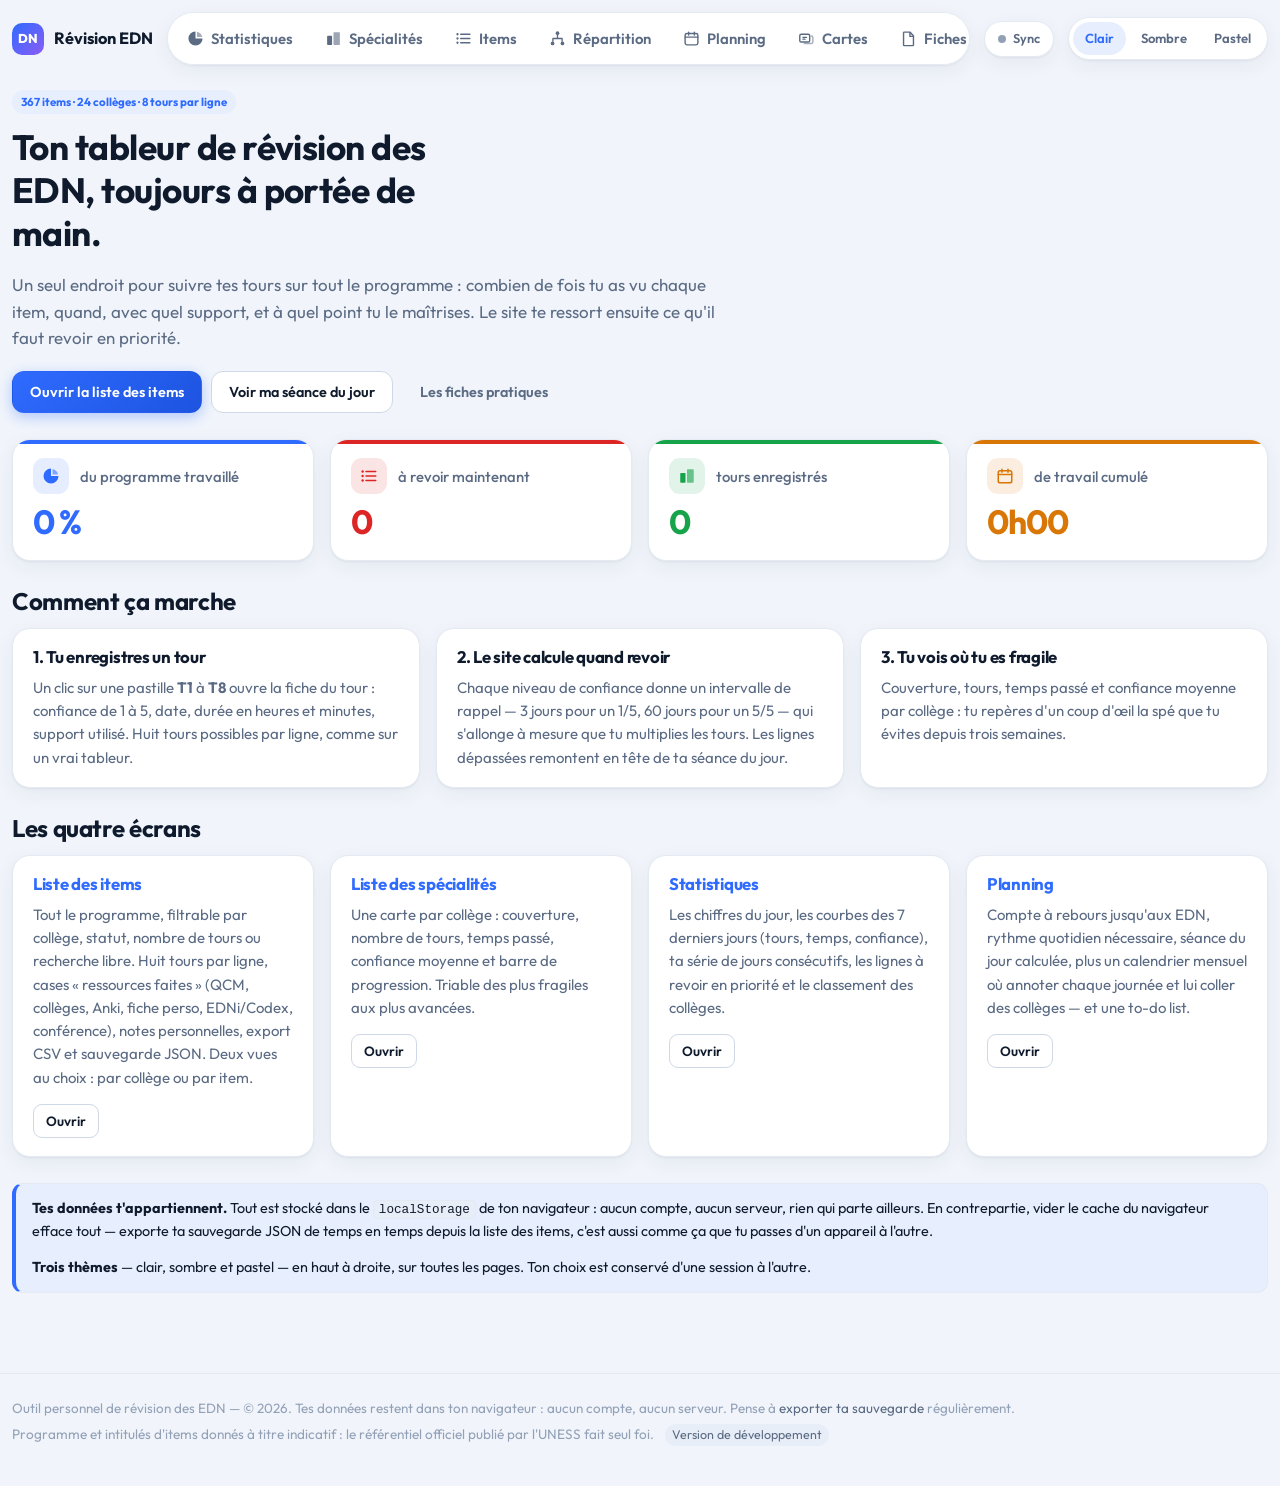
<file: index.html>
<!doctype html>
<html lang="fr" data-theme="clair">
<head>
<meta charset="utf-8">
<meta name="viewport" content="width=device-width, initial-scale=1, viewport-fit=cover">
<title>Révision EDN — tableur des items, planning et statistiques</title>
<meta name="description" content="Suivi de révision des EDN : tableur des items du programme (8 tours, confiance, ressources), planning, statistiques par collège et fiches pratiques.">
<meta name="theme-color" content="#f1f5fb">
<meta name="color-scheme" content="light dark">
<meta name="mobile-web-app-capable" content="yes">
<meta name="apple-mobile-web-app-capable" content="yes">
<meta name="apple-mobile-web-app-status-bar-style" content="default">
<meta name="apple-mobile-web-app-title" content="EDN">
<link rel="manifest" href="manifest.webmanifest">
<link rel="apple-touch-icon" href="assets/apple-touch-icon.png">
<link rel="icon" href="data:image/svg+xml,%3Csvg xmlns='http://www.w3.org/2000/svg' viewBox='0 0 32 32'%3E%3Crect width='32' height='32' rx='9' fill='%232f6bff'/%3E%3Ctext x='16' y='22' font-family='sans-serif' font-size='15' font-weight='bold' fill='white' text-anchor='middle'%3EDN%3C/text%3E%3C/svg%3E">
<link rel="preconnect" href="https://fonts.googleapis.com">
<link rel="preconnect" href="https://fonts.gstatic.com" crossorigin>
<link rel="stylesheet" href="https://fonts.googleapis.com/css2?family=Outfit:wght@400;500;600;700;800&display=swap">
<meta name="edn-build" content="__BUILD__">
<link rel="stylesheet" href="assets/css/style.css?v=__BUILD__">
<script src="assets/js/items.js?v=__BUILD__"></script>
<script src="assets/js/store.js?v=__BUILD__"></script>
<script src="assets/js/sync.js?v=__BUILD__"></script>
<script src="assets/js/ui.js?v=__BUILD__"></script>
</head>
<body>

<header class="topbar">
  <div class="topbar__inner">
    <a class="brand" href="index.html">
      <span class="brand__mark">DN</span>
      <span>Révision EDN</span>
    </a>
    <nav class="tabs" aria-label="Navigation principale">
      <a href="stats.html"><svg viewBox="0 0 24 24" fill="currentColor" aria-hidden="true"><path d="M12 2a10 10 0 1 0 10 10h-10z"/><path d="M14 2.5A10 10 0 0 1 21.5 10H14z" opacity=".55"/></svg><span>Statistiques</span></a>
      <a href="specialites.html"><svg viewBox="0 0 24 24" fill="currentColor" aria-hidden="true"><rect x="3" y="8" width="7" height="13" rx="1"/><rect x="12" y="3" width="9" height="18" rx="1" opacity=".6"/></svg><span>Spécialités</span></a>
      <a href="items.html"><svg viewBox="0 0 24 24" fill="currentColor" aria-hidden="true"><path d="M8 6h13M8 12h13M8 18h13" stroke="currentColor" stroke-width="2" stroke-linecap="round" fill="none"/><circle cx="3.5" cy="6" r="1.6"/><circle cx="3.5" cy="12" r="1.6"/><circle cx="3.5" cy="18" r="1.6"/></svg><span>Items</span></a>
      <a href="repartition.html"><svg viewBox="0 0 24 24" fill="currentColor" aria-hidden="true"><circle cx="12" cy="4.5" r="2.6"/><circle cx="5" cy="19" r="2.6"/><circle cx="19" cy="19" r="2.6"/><path d="M12 7.5v4.5M12 12H5.5v4M12 12h6.5v4" fill="none" stroke="currentColor" stroke-width="1.9" stroke-linecap="round" stroke-linejoin="round"/></svg><span>Répartition</span></a>
      <a href="planning.html"><svg viewBox="0 0 24 24" fill="currentColor" aria-hidden="true"><rect x="3" y="5" width="18" height="16" rx="2.5" fill="none" stroke="currentColor" stroke-width="2"/><path d="M3 10h18M8 3v4M16 3v4" stroke="currentColor" stroke-width="2" stroke-linecap="round"/></svg><span>Planning</span></a>
      <a href="cartes.html"><svg viewBox="0 0 24 24" fill="currentColor" aria-hidden="true"><rect x="2.5" y="6" width="14" height="11" rx="2" fill="none" stroke="currentColor" stroke-width="2"/><path d="M7 10.5h5M7 13h3" stroke="currentColor" stroke-width="1.8" stroke-linecap="round"/><path d="M19 8.5a2 2 0 0 1 2 2v6.5a2 2 0 0 1-2 2H9" fill="none" stroke="currentColor" stroke-width="2" stroke-linecap="round" opacity=".55"/></svg><span>Cartes</span></a>
      <a href="fiches.html"><svg viewBox="0 0 24 24" fill="currentColor" aria-hidden="true"><path d="M6 3h8l5 5v13a1 1 0 0 1-1 1H6a1 1 0 0 1-1-1V4a1 1 0 0 1 1-1z" fill="none" stroke="currentColor" stroke-width="2" stroke-linejoin="round"/><path d="M14 3v6h5" fill="none" stroke="currentColor" stroke-width="2" stroke-linejoin="round"/></svg><span>Fiches</span></a>
    </nav>
      <a class="sync" href="sync.html" id="sync-etat" data-phase="inactif" title="Synchronisation">
        <span class="sync__point"></span><span class="sync__txt">Sync</span>
      </a>
    <div class="themes" role="group" aria-label="Thème">
      <button type="button" data-theme="clair" aria-pressed="true">Clair</button>
      <button type="button" data-theme="sombre" aria-pressed="false">Sombre</button>
      <button type="button" data-theme="pastel" aria-pressed="false">Pastel</button>
    </div>
  </div>
</header>

<main>

<div class="wrap">

  <section>
    <span class="tag tag--blue">367 items · 24 collèges · 8 tours par ligne</span>
    <h1 style="max-width:19ch;margin-top:12px">Ton tableur de révision des EDN, toujours à portée de main.</h1>
    <p class="muted" style="font-size:1.06rem;max-width:64ch">
      Un seul endroit pour suivre tes tours sur tout le programme : combien de fois tu as vu
      chaque item, quand, avec quel support, et à quel point tu le maîtrises. Le site te ressort
      ensuite ce qu'il faut revoir en priorité.
    </p>
    <div class="btn-row" style="margin-top:20px">
      <a class="btn btn--primary" href="items.html">Ouvrir la liste des items</a>
      <a class="btn" href="planning.html">Voir ma séance du jour</a>
      <a class="btn btn--ghost" href="fiches.html">Les fiches pratiques</a>
    </div>
  </section>

  <section>
    <div class="grid grid--4">
      <div class="stat-card" style="--accent-color:var(--blue)">
        <div class="stat-card__head"><span class="stat-card__icon"><svg viewBox="0 0 24 24" fill="currentColor" aria-hidden="true"><path d="M12 2a10 10 0 1 0 10 10h-10z"/><path d="M14 2.5A10 10 0 0 1 21.5 10H14z" opacity=".55"/></svg></span>
          <span class="stat-card__label">du programme travaillé</span></div>
        <div class="stat-card__value" id="h-progression">—</div>
      </div>
      <div class="stat-card" style="--accent-color:var(--red)">
        <div class="stat-card__head"><span class="stat-card__icon"><svg viewBox="0 0 24 24" fill="currentColor" aria-hidden="true"><path d="M8 6h13M8 12h13M8 18h13" stroke="currentColor" stroke-width="2" stroke-linecap="round" fill="none"/><circle cx="3.5" cy="6" r="1.6"/><circle cx="3.5" cy="12" r="1.6"/><circle cx="3.5" cy="18" r="1.6"/></svg></span>
          <span class="stat-card__label">à revoir maintenant</span></div>
        <div class="stat-card__value" id="h-retard">—</div>
      </div>
      <div class="stat-card" style="--accent-color:var(--green)">
        <div class="stat-card__head"><span class="stat-card__icon"><svg viewBox="0 0 24 24" fill="currentColor" aria-hidden="true"><rect x="3" y="8" width="7" height="13" rx="1"/><rect x="12" y="3" width="9" height="18" rx="1" opacity=".6"/></svg></span>
          <span class="stat-card__label">tours enregistrés</span></div>
        <div class="stat-card__value" id="h-tours">—</div>
      </div>
      <div class="stat-card" style="--accent-color:var(--amber)">
        <div class="stat-card__head"><span class="stat-card__icon"><svg viewBox="0 0 24 24" fill="currentColor" aria-hidden="true"><rect x="3" y="5" width="18" height="16" rx="2.5" fill="none" stroke="currentColor" stroke-width="2"/><path d="M3 10h18M8 3v4M16 3v4" stroke="currentColor" stroke-width="2" stroke-linecap="round"/></svg></span>
          <span class="stat-card__label">de travail cumulé</span></div>
        <div class="stat-card__value" id="h-temps">—</div>
      </div>
    </div>
  </section>

  <section>
    <h2>Comment ça marche</h2>
    <div class="grid grid--3">
      <div class="card card--pad">
        <h3>1. Tu enregistres un tour</h3>
        <p class="muted mb0">Un clic sur une pastille <strong>T1</strong> à <strong>T8</strong>
        ouvre la fiche du tour : confiance de 1 à 5, date, durée en heures et minutes, support
        utilisé. Huit tours possibles par ligne, comme sur un vrai tableur.</p>
      </div>
      <div class="card card--pad">
        <h3>2. Le site calcule quand revoir</h3>
        <p class="muted mb0">Chaque niveau de confiance donne un intervalle de rappel — 3 jours
        pour un 1/5, 60 jours pour un 5/5 — qui s'allonge à mesure que tu multiplies les tours.
        Les lignes dépassées remontent en tête de ta séance du jour.</p>
      </div>
      <div class="card card--pad">
        <h3>3. Tu vois où tu es fragile</h3>
        <p class="muted mb0">Couverture, tours, temps passé et confiance moyenne par collège :
        tu repères d'un coup d'œil la spé que tu évites depuis trois semaines.</p>
      </div>
    </div>
  </section>

  <section>
    <h2>Les quatre écrans</h2>
    <div class="grid grid--2">
      <div class="card card--pad">
        <h3><a href="items.html">Liste des items</a></h3>
        <p class="muted">Tout le programme, filtrable par collège, statut, nombre de tours ou
        recherche libre. Huit tours par ligne, cases « ressources faites » (QCM, collèges, Anki,
        fiche perso, EDNi/Codex, conférence), notes personnelles, export CSV et sauvegarde JSON.
        Deux vues au choix : par collège ou par item.</p>
        <a class="btn btn--sm" href="items.html">Ouvrir</a>
      </div>
      <div class="card card--pad">
        <h3><a href="specialites.html">Liste des spécialités</a></h3>
        <p class="muted">Une carte par collège : couverture, nombre de tours, temps passé,
        confiance moyenne et barre de progression. Triable des plus fragiles aux plus avancées.</p>
        <a class="btn btn--sm" href="specialites.html">Ouvrir</a>
      </div>
      <div class="card card--pad">
        <h3><a href="stats.html">Statistiques</a></h3>
        <p class="muted">Les chiffres du jour, les courbes des 7 derniers jours (tours, temps,
        confiance), ta série de jours consécutifs, les lignes à revoir en priorité et le
        classement des collèges.</p>
        <a class="btn btn--sm" href="stats.html">Ouvrir</a>
      </div>
      <div class="card card--pad">
        <h3><a href="planning.html">Planning</a></h3>
        <p class="muted">Compte à rebours jusqu'aux EDN, rythme quotidien nécessaire, séance du
        jour calculée, plus un calendrier mensuel où annoter chaque journée et lui coller des
        collèges — et une to-do list.</p>
        <a class="btn btn--sm" href="planning.html">Ouvrir</a>
      </div>
    </div>
  </section>

  <section>
    <div class="notice notice--info">
      <p><strong>Tes données t'appartiennent.</strong> Tout est stocké dans le
      <code>localStorage</code> de ton navigateur : aucun compte, aucun serveur, rien qui parte
      ailleurs. En contrepartie, vider le cache du navigateur efface tout — exporte ta sauvegarde
      JSON de temps en temps depuis la liste des items, c'est aussi comme ça que tu passes d'un
      appareil à l'autre.</p>
      <p class="mb0"><strong>Trois thèmes</strong> — clair, sombre et pastel — en haut à droite,
      sur toutes les pages. Ton choix est conservé d'une session à l'autre.</p>
    </div>
  </section>

</div>

<script>
document.addEventListener('DOMContentLoaded', function () {
  var s = Store.synthese();
  document.getElementById('h-progression').textContent = Math.round(s.progression * 100) + ' %';
  document.getElementById('h-retard').textContent = s.retard;
  document.getElementById('h-tours').textContent = s.tours;
  document.getElementById('h-temps').textContent = Store.duree(s.minutes);
});
</script>

</main>

<footer class="foot">
  <div class="wrap">
    <p class="mb0">
      Outil personnel de révision des EDN — &copy; <span id="annee"></span>.
      Tes données restent dans ton navigateur : aucun compte, aucun serveur.
      Pense à <a href="items.html#donnees">exporter ta sauvegarde</a> régulièrement.
    </p>
    <p class="mb0 small" style="margin-top:6px">
      Programme et intitulés d'items donnés à titre indicatif : le référentiel officiel
      publié par l'UNESS fait seul foi.
      <span class="version" id="version"></span>
    </p>
  </div>
</footer>

</body>
</html>
</file>
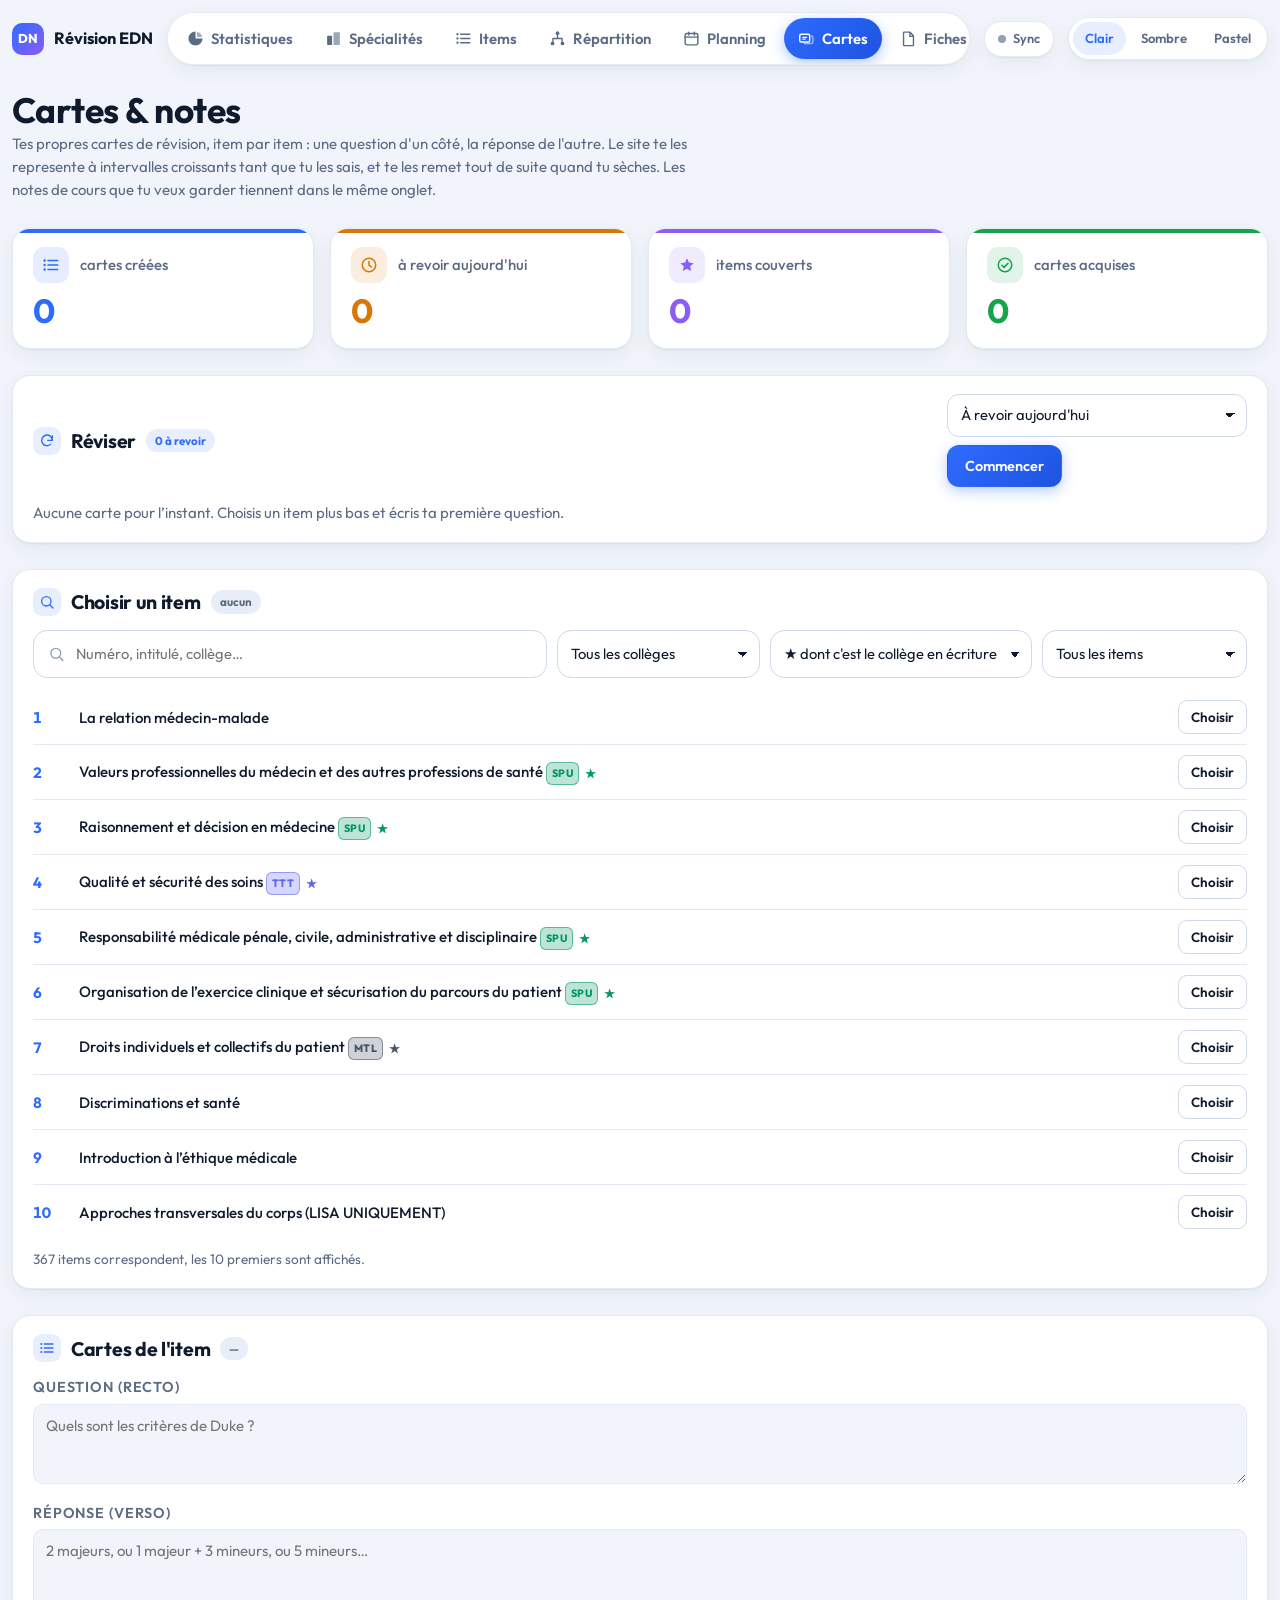
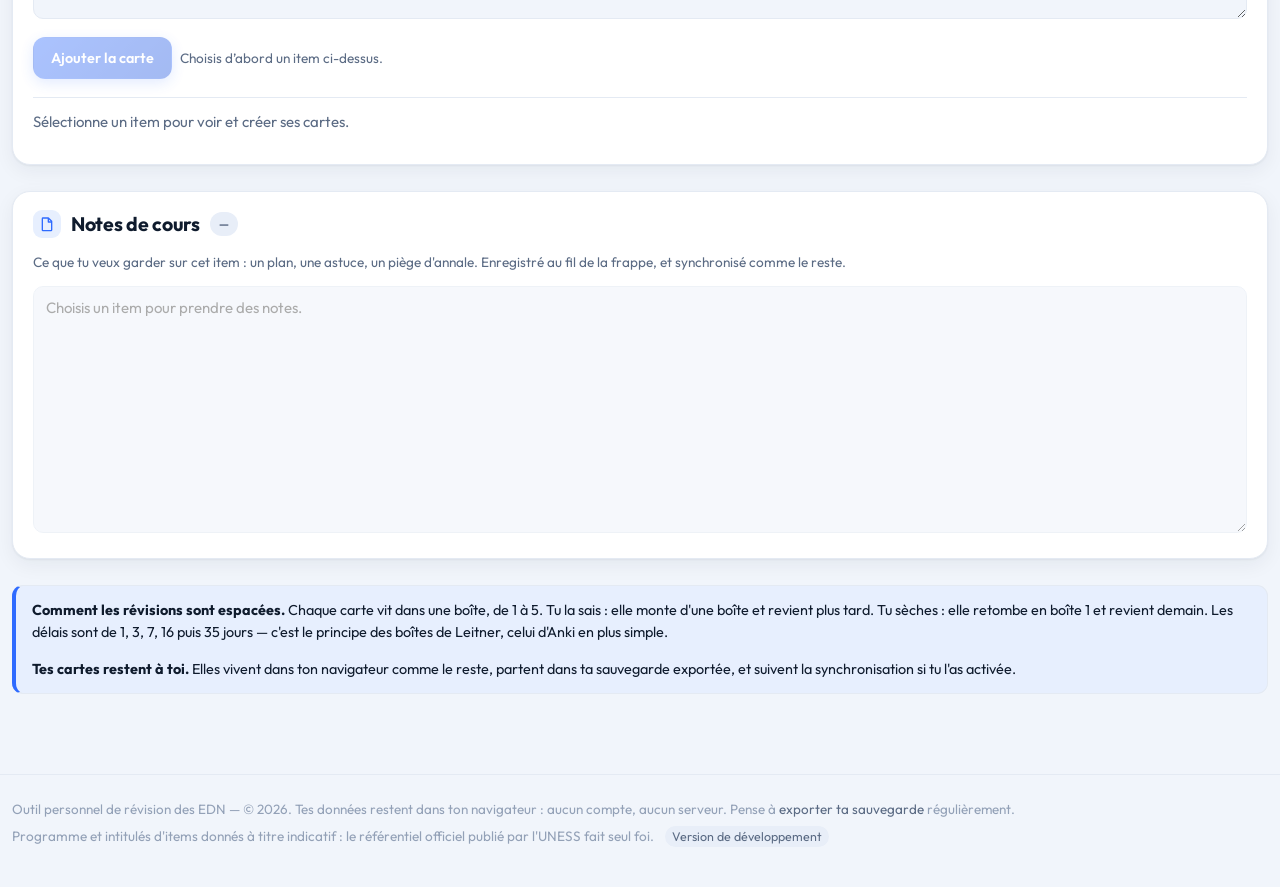
<file: cartes.html>
<!doctype html>
<html lang="fr" data-theme="clair">
<head>
<meta charset="utf-8">
<meta name="viewport" content="width=device-width, initial-scale=1, viewport-fit=cover">
<title>Cartes de révision et notes de cours | Révision EDN</title>
<meta name="description" content="Crée tes propres cartes de révision par item, revois-les en répétition espacée, et garde tes notes de cours au même endroit.">
<meta name="theme-color" content="#f1f5fb">
<meta name="color-scheme" content="light dark">
<meta name="mobile-web-app-capable" content="yes">
<meta name="apple-mobile-web-app-capable" content="yes">
<meta name="apple-mobile-web-app-status-bar-style" content="default">
<meta name="apple-mobile-web-app-title" content="EDN">
<link rel="manifest" href="manifest.webmanifest">
<link rel="apple-touch-icon" href="assets/apple-touch-icon.png">
<link rel="icon" href="data:image/svg+xml,%3Csvg xmlns='http://www.w3.org/2000/svg' viewBox='0 0 32 32'%3E%3Crect width='32' height='32' rx='9' fill='%232f6bff'/%3E%3Ctext x='16' y='22' font-family='sans-serif' font-size='15' font-weight='bold' fill='white' text-anchor='middle'%3EDN%3C/text%3E%3C/svg%3E">
<link rel="preconnect" href="https://fonts.googleapis.com">
<link rel="preconnect" href="https://fonts.gstatic.com" crossorigin>
<link rel="stylesheet" href="https://fonts.googleapis.com/css2?family=Outfit:wght@400;500;600;700;800&display=swap">
<meta name="edn-build" content="__BUILD__">
<link rel="stylesheet" href="assets/css/style.css?v=__BUILD__">
<script src="assets/js/items.js?v=__BUILD__"></script>
<script src="assets/js/store.js?v=__BUILD__"></script>
<script src="assets/js/sync.js?v=__BUILD__"></script>
<script src="assets/js/ui.js?v=__BUILD__"></script>
</head>
<body>

<header class="topbar">
  <div class="topbar__inner">
    <a class="brand" href="index.html">
      <span class="brand__mark">DN</span>
      <span>Révision EDN</span>
    </a>
    <nav class="tabs" aria-label="Navigation principale">
      <a href="stats.html"><svg viewBox="0 0 24 24" fill="currentColor" aria-hidden="true"><path d="M12 2a10 10 0 1 0 10 10h-10z"/><path d="M14 2.5A10 10 0 0 1 21.5 10H14z" opacity=".55"/></svg><span>Statistiques</span></a>
      <a href="specialites.html"><svg viewBox="0 0 24 24" fill="currentColor" aria-hidden="true"><rect x="3" y="8" width="7" height="13" rx="1"/><rect x="12" y="3" width="9" height="18" rx="1" opacity=".6"/></svg><span>Spécialités</span></a>
      <a href="items.html"><svg viewBox="0 0 24 24" fill="currentColor" aria-hidden="true"><path d="M8 6h13M8 12h13M8 18h13" stroke="currentColor" stroke-width="2" stroke-linecap="round" fill="none"/><circle cx="3.5" cy="6" r="1.6"/><circle cx="3.5" cy="12" r="1.6"/><circle cx="3.5" cy="18" r="1.6"/></svg><span>Items</span></a>
      <a href="repartition.html"><svg viewBox="0 0 24 24" fill="currentColor" aria-hidden="true"><circle cx="12" cy="4.5" r="2.6"/><circle cx="5" cy="19" r="2.6"/><circle cx="19" cy="19" r="2.6"/><path d="M12 7.5v4.5M12 12H5.5v4M12 12h6.5v4" fill="none" stroke="currentColor" stroke-width="1.9" stroke-linecap="round" stroke-linejoin="round"/></svg><span>Répartition</span></a>
      <a href="planning.html"><svg viewBox="0 0 24 24" fill="currentColor" aria-hidden="true"><rect x="3" y="5" width="18" height="16" rx="2.5" fill="none" stroke="currentColor" stroke-width="2"/><path d="M3 10h18M8 3v4M16 3v4" stroke="currentColor" stroke-width="2" stroke-linecap="round"/></svg><span>Planning</span></a>
      <a href="cartes.html"><svg viewBox="0 0 24 24" fill="currentColor" aria-hidden="true"><rect x="2.5" y="6" width="14" height="11" rx="2" fill="none" stroke="currentColor" stroke-width="2"/><path d="M7 10.5h5M7 13h3" stroke="currentColor" stroke-width="1.8" stroke-linecap="round"/><path d="M19 8.5a2 2 0 0 1 2 2v6.5a2 2 0 0 1-2 2H9" fill="none" stroke="currentColor" stroke-width="2" stroke-linecap="round" opacity=".55"/></svg><span>Cartes</span></a>
      <a href="fiches.html"><svg viewBox="0 0 24 24" fill="currentColor" aria-hidden="true"><path d="M6 3h8l5 5v13a1 1 0 0 1-1 1H6a1 1 0 0 1-1-1V4a1 1 0 0 1 1-1z" fill="none" stroke="currentColor" stroke-width="2" stroke-linejoin="round"/><path d="M14 3v6h5" fill="none" stroke="currentColor" stroke-width="2" stroke-linejoin="round"/></svg><span>Fiches</span></a>
    </nav>
      <a class="sync" href="sync.html" id="sync-etat" data-phase="inactif" title="Synchronisation">
        <span class="sync__point"></span><span class="sync__txt">Sync</span>
      </a>
    <div class="themes" role="group" aria-label="Thème">
      <button type="button" data-theme="clair" aria-pressed="true">Clair</button>
      <button type="button" data-theme="sombre" aria-pressed="false">Sombre</button>
      <button type="button" data-theme="pastel" aria-pressed="false">Pastel</button>
    </div>
  </div>
</header>

<main>
<div class="wrap">

  <section>
    <h1 class="mb0">Cartes &amp; notes</h1>
    <p class="muted" style="max-width:68ch">Tes propres cartes de révision, item par item :
    une question d'un côté, la réponse de l'autre. Le site te les represente à intervalles
    croissants tant que tu les sais, et te les remet tout de suite quand tu sèches. Les notes
    de cours que tu veux garder tiennent dans le même onglet.</p>
  </section>

  <section>
    <div class="grid grid--4">
      <div class="stat-card" style="--accent-color:var(--blue)">
        <div class="stat-card__head"><span class="stat-card__icon" id="i-total"></span>
          <span class="stat-card__label">cartes créées</span></div>
        <div class="stat-card__value" id="k-total">—</div>
      </div>
      <div class="stat-card" style="--accent-color:var(--amber)">
        <div class="stat-card__head"><span class="stat-card__icon" id="i-dues"></span>
          <span class="stat-card__label">à revoir aujourd'hui</span></div>
        <div class="stat-card__value" id="k-dues">—</div>
      </div>
      <div class="stat-card" style="--accent-color:var(--violet)">
        <div class="stat-card__head"><span class="stat-card__icon" id="i-items"></span>
          <span class="stat-card__label">items couverts</span></div>
        <div class="stat-card__value" id="k-items">—</div>
      </div>
      <div class="stat-card" style="--accent-color:var(--green)">
        <div class="stat-card__head"><span class="stat-card__icon" id="i-acquises"></span>
          <span class="stat-card__label">cartes acquises</span></div>
        <div class="stat-card__value" id="k-acquises">—</div>
      </div>
    </div>
  </section>

  <!-- ---------------------------------------------------------- réviser -->
  <section>
    <div class="card card--pad">
      <div class="sec-title sec-title--rev">
        <span class="sec-title__icon" id="i-sec-rev"></span>
        <h2>Réviser</h2>
        <span class="tag tag--blue" id="rev-compte">—</span>
        <div class="spacer"></div>
        <div class="row rev-ctl">
          <label class="vh" for="rev-portee">Quoi réviser</label>
          <select id="rev-portee">
            <option value="dues">À revoir aujourd'hui</option>
            <option value="toutes">Toutes les cartes</option>
            <option value="item">L'item sélectionné</option>
          </select>
          <button type="button" class="btn btn--primary" id="rev-demarrer">Commencer</button>
        </div>
      </div>
      <div id="rev-zone">
        <p class="muted mb0" id="rev-vide">Rien à revoir pour l'instant. Crée une carte ci-dessous,
        ou choisis « Toutes les cartes » pour t'entraîner quand même.</p>
      </div>
    </div>
  </section>

  <!-- ------------------------------------------------------ item courant -->
  <section>
    <div class="card card--pad">
      <div class="sec-title">
        <span class="sec-title__icon" id="i-sec-item"></span>
        <h2>Choisir un item</h2>
        <span class="tag" id="item-tag">aucun</span>
      </div>
      <div class="row" style="gap:10px">
        <div class="search">
          <svg viewBox="0 0 24 24" fill="currentColor" aria-hidden="true"><circle cx="11" cy="11" r="7" fill="none" stroke="currentColor" stroke-width="2"/><path d="M16.5 16.5 21 21" stroke="currentColor" stroke-width="2" stroke-linecap="round"/></svg>
          <label class="vh" for="c-q">Rechercher un item</label>
          <input type="search" id="c-q" placeholder="Numéro, intitulé, collège…" autocomplete="off">
        </div>
        <div class="filters">
          <label class="vh" for="c-col">Collège</label>
          <select id="c-col"><option value="">Tous les collèges</option></select>
          <label class="vh" for="c-portee">Sur quel critère</label>
          <select id="c-portee">
            <option value="ref">★ dont c'est le collège en écriture</option>
            <option value="present">présents dans ce collège</option>
          </select>
          <label class="vh" for="c-avec">Filtrer</label>
          <select id="c-avec">
            <option value="">Tous les items</option>
            <option value="cartes">Avec des cartes</option>
            <option value="notes">Avec une note de cours</option>
            <option value="dues">Avec des cartes à revoir</option>
          </select>
        </div>
      </div>
      <div id="c-resultats" style="margin-top:12px"></div>
    </div>
  </section>

  <!-- ------------------------------------------------------- les cartes -->
  <section>
    <div class="card card--pad">
      <div class="sec-title">
        <span class="sec-title__icon" id="i-sec-cartes"></span>
        <h2>Cartes de l'item</h2>
        <span class="tag" id="cartes-compte">—</span>
      </div>
      <form id="carte-form" class="carte-form">
        <div>
          <label for="f-recto">Question (recto)</label>
          <textarea id="f-recto" rows="2" placeholder="Quels sont les critères de Duke ?"></textarea>
        </div>
        <div>
          <label for="f-verso">Réponse (verso)</label>
          <textarea id="f-verso" rows="3" placeholder="2 majeurs, ou 1 majeur + 3 mineurs, ou 5 mineurs…"></textarea>
        </div>
        <div class="row" style="gap:8px">
          <button type="submit" class="btn btn--primary" id="f-valider">Ajouter la carte</button>
          <button type="button" class="btn" id="f-annuler" hidden>Annuler la modification</button>
          <span class="small muted" id="f-aide">Choisis d'abord un item ci-dessus.</span>
        </div>
      </form>
      <ul class="cartes" id="cartes-liste"></ul>
    </div>
  </section>

  <!-- --------------------------------------------------- notes de cours -->
  <section>
    <div class="card card--pad">
      <div class="sec-title">
        <span class="sec-title__icon" id="i-sec-cours"></span>
        <h2>Notes de cours</h2>
        <span class="tag" id="cours-etat">—</span>
      </div>
      <p class="small muted">Ce que tu veux garder sur cet item : un plan, une astuce, un piège
      d'annale. Enregistré au fil de la frappe, et synchronisé comme le reste.</p>
      <label class="vh" for="cours-texte">Notes de cours</label>
      <textarea id="cours-texte" rows="10" placeholder="Choisis un item pour prendre des notes." disabled></textarea>
    </div>
  </section>

  <section>
    <div class="notice notice--info">
      <p><strong>Comment les révisions sont espacées.</strong> Chaque carte vit dans une boîte,
      de 1 à 5. Tu la sais : elle monte d'une boîte et revient plus tard. Tu sèches : elle
      retombe en boîte 1 et revient demain. Les délais sont de 1, 3, 7, 16 puis 35 jours —
      c'est le principe des boîtes de Leitner, celui d'Anki en plus simple.</p>
      <p class="mb0"><strong>Tes cartes restent à toi.</strong> Elles vivent dans ton navigateur
      comme le reste, partent dans ta sauvegarde exportée, et suivent la synchronisation si tu
      l'as activée.</p>
    </div>
  </section>

</div>
</main>

<!-- Mode révision : plein écran, rien d'autre que la carte. -->
<div class="focus" id="focus" hidden role="dialog" aria-modal="true" aria-label="Révision">
  <div class="focus__barre">
    <span class="focus__avance" id="focus-avance">—</span>
    <div class="focus__jauge"><span id="focus-jauge"></span></div>
    <button type="button" class="focus__quitter" id="focus-quitter" aria-label="Quitter la révision">✕</button>
  </div>
  <div class="focus__corps" id="focus-corps"></div>
</div>


<footer class="foot">
  <div class="wrap">
    <p class="mb0">
      Outil personnel de révision des EDN — &copy; <span id="annee"></span>.
      Tes données restent dans ton navigateur : aucun compte, aucun serveur.
      Pense à <a href="items.html#donnees">exporter ta sauvegarde</a> régulièrement.
    </p>
    <p class="mb0 small" style="margin-top:6px">
      Programme et intitulés d'items donnés à titre indicatif : le référentiel officiel
      publié par l'UNESS fait seul foi.
      <span class="version" id="version"></span>
    </p>
  </div>
</footer>
<script src="assets/js/page-cartes.js?v=__BUILD__"></script>

</body>
</html>
</file>
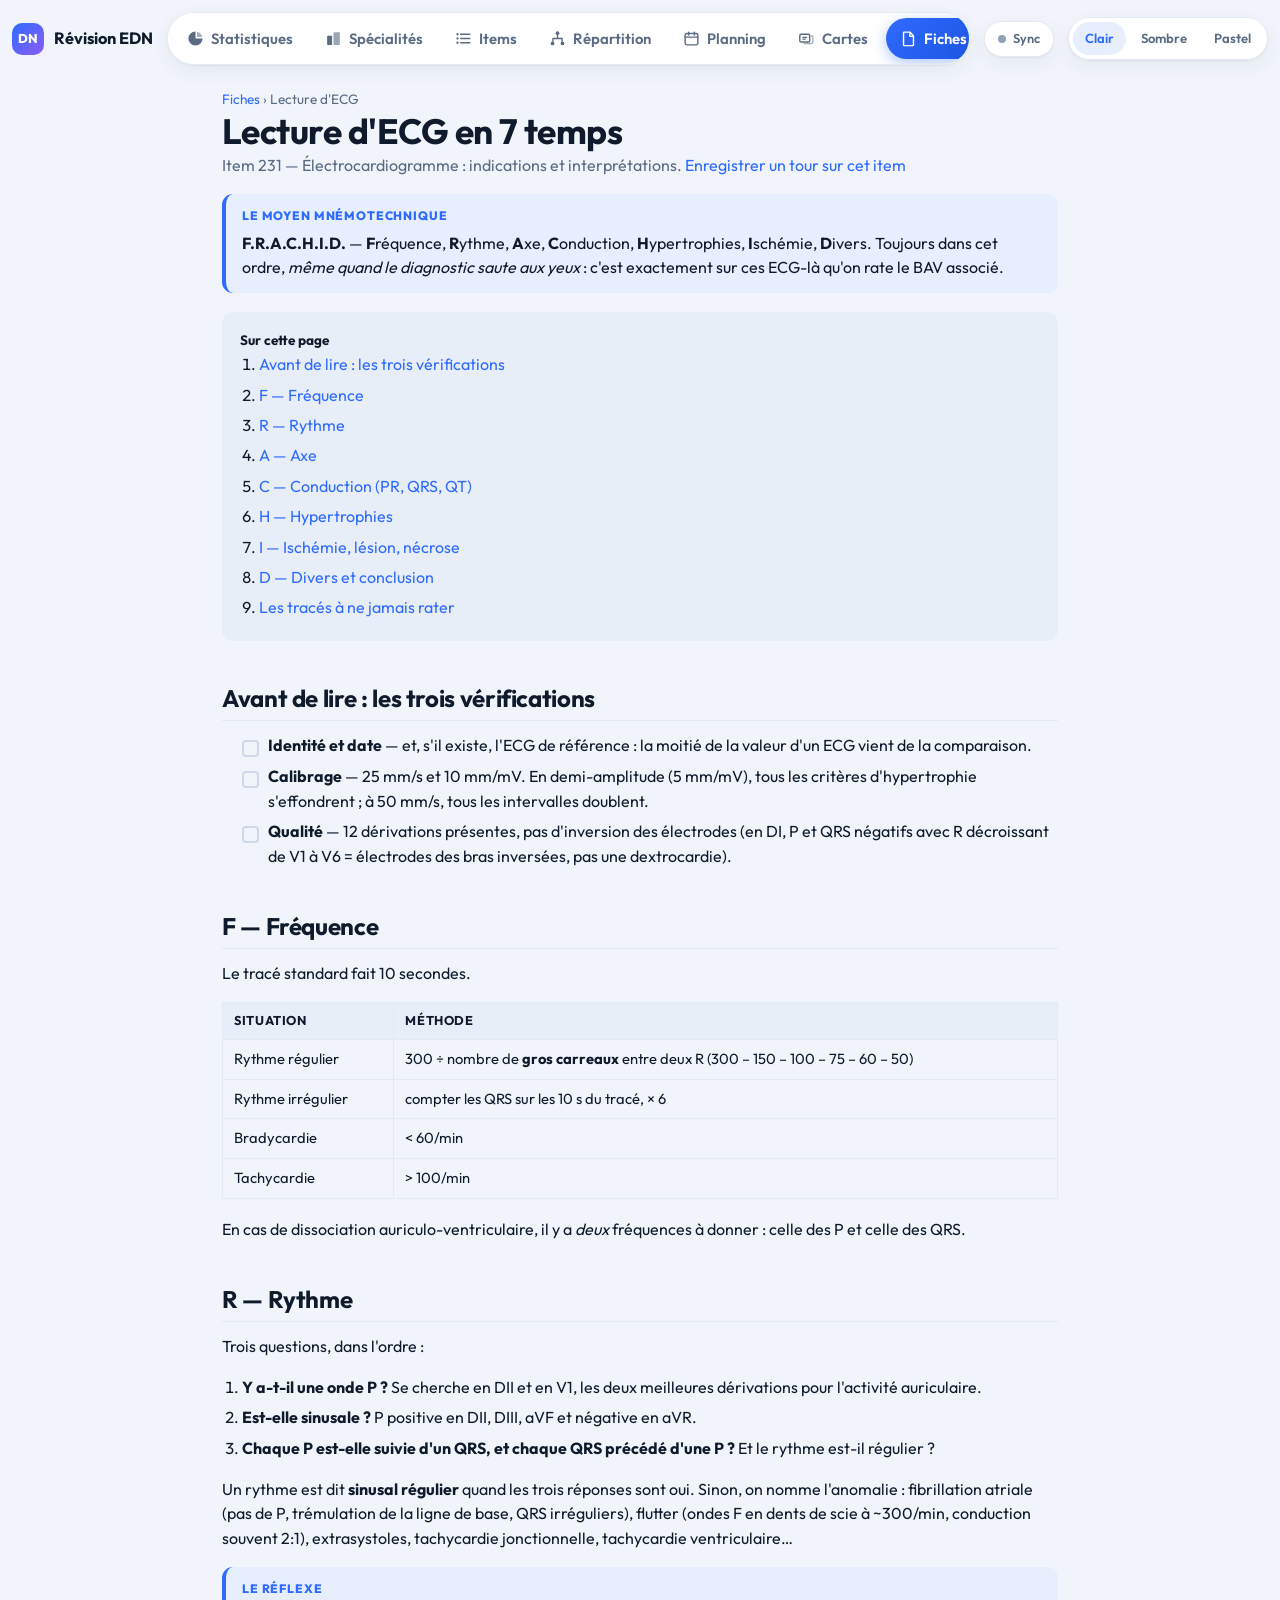
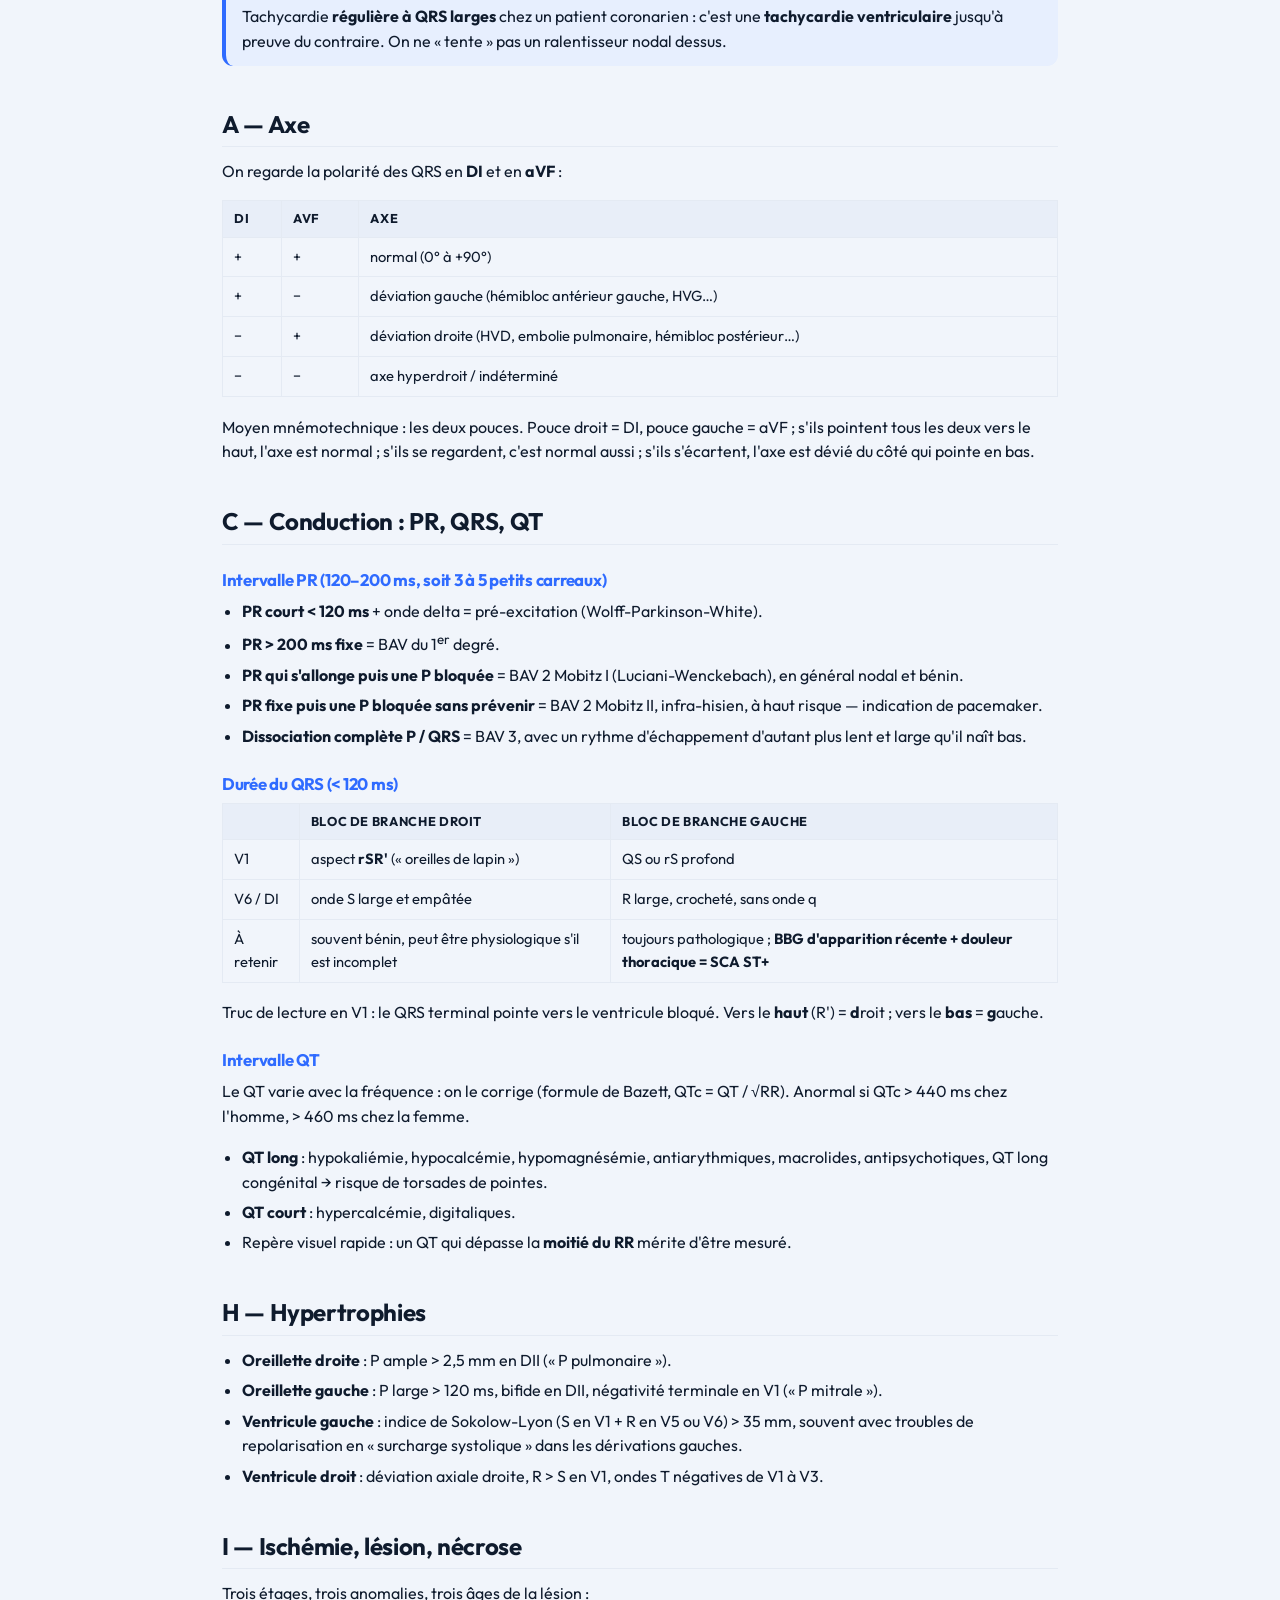
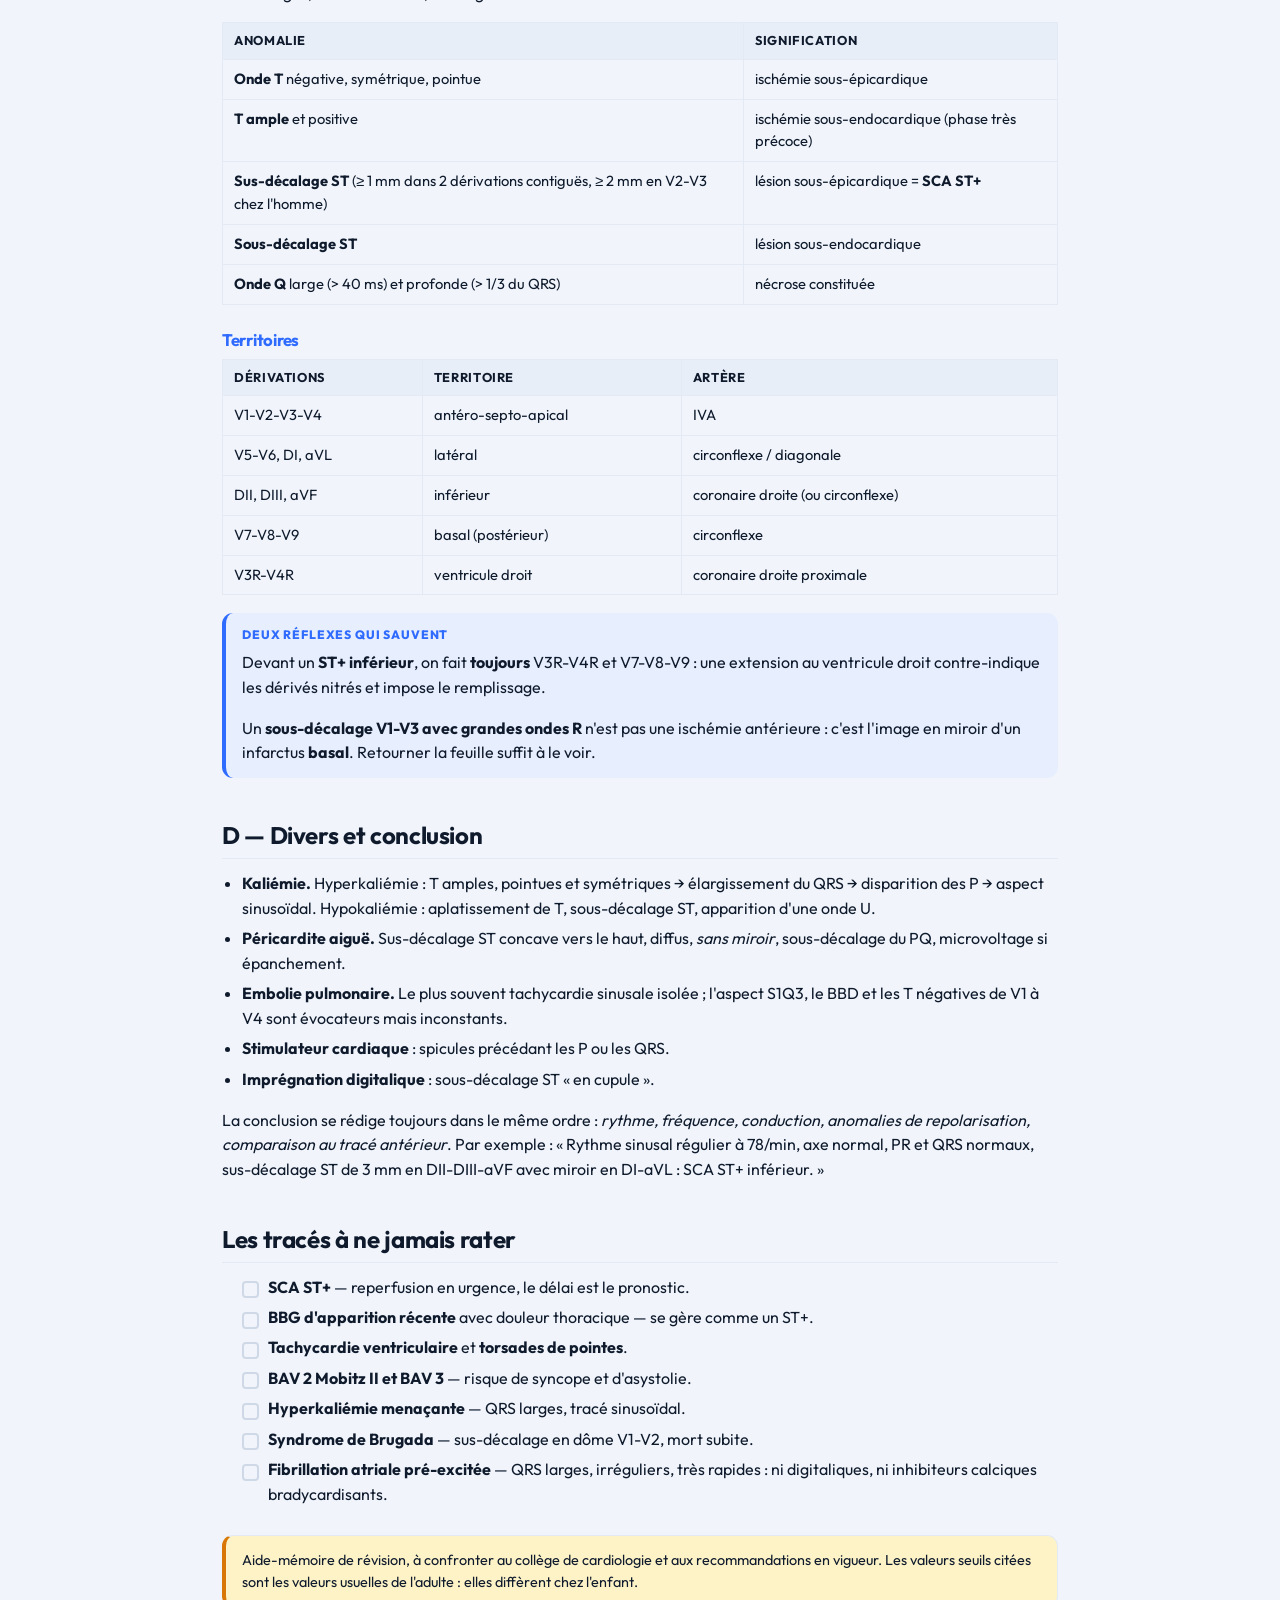
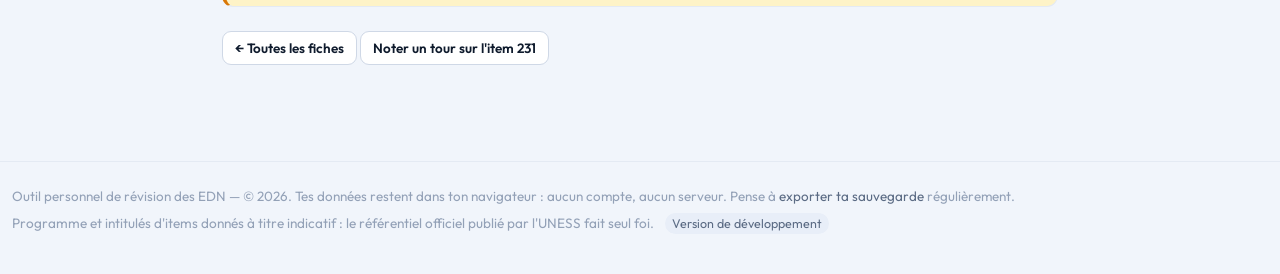
<file: fiche-ecg.html>
<!doctype html>
<html lang="fr" data-theme="clair">
<head>
<meta charset="utf-8">
<meta name="viewport" content="width=device-width, initial-scale=1, viewport-fit=cover">
<title>Lecture d'ECG en 7 temps — fiche méthode | Révision EDN</title>
<meta name="description" content="Méthode de lecture d'ECG pas à pas (F.R.A.C.H.I.D.) : fréquence, rythme, axe, conduction, hypertrophies, ischémie, divers, avec valeurs seuils et pièges.">
<meta name="theme-color" content="#f1f5fb">
<meta name="color-scheme" content="light dark">
<meta name="mobile-web-app-capable" content="yes">
<meta name="apple-mobile-web-app-capable" content="yes">
<meta name="apple-mobile-web-app-status-bar-style" content="default">
<meta name="apple-mobile-web-app-title" content="EDN">
<link rel="manifest" href="manifest.webmanifest">
<link rel="apple-touch-icon" href="assets/apple-touch-icon.png">
<link rel="icon" href="data:image/svg+xml,%3Csvg xmlns='http://www.w3.org/2000/svg' viewBox='0 0 32 32'%3E%3Crect width='32' height='32' rx='9' fill='%232f6bff'/%3E%3Ctext x='16' y='22' font-family='sans-serif' font-size='15' font-weight='bold' fill='white' text-anchor='middle'%3EDN%3C/text%3E%3C/svg%3E">
<link rel="preconnect" href="https://fonts.googleapis.com">
<link rel="preconnect" href="https://fonts.gstatic.com" crossorigin>
<link rel="stylesheet" href="https://fonts.googleapis.com/css2?family=Outfit:wght@400;500;600;700;800&display=swap">
<meta name="edn-build" content="__BUILD__">
<link rel="stylesheet" href="assets/css/style.css?v=__BUILD__">
<script src="assets/js/items.js?v=__BUILD__"></script>
<script src="assets/js/store.js?v=__BUILD__"></script>
<script src="assets/js/sync.js?v=__BUILD__"></script>
<script src="assets/js/ui.js?v=__BUILD__"></script>
</head>
<body>

<header class="topbar">
  <div class="topbar__inner">
    <a class="brand" href="index.html">
      <span class="brand__mark">DN</span>
      <span>Révision EDN</span>
    </a>
    <nav class="tabs" aria-label="Navigation principale">
      <a href="stats.html"><svg viewBox="0 0 24 24" fill="currentColor" aria-hidden="true"><path d="M12 2a10 10 0 1 0 10 10h-10z"/><path d="M14 2.5A10 10 0 0 1 21.5 10H14z" opacity=".55"/></svg><span>Statistiques</span></a>
      <a href="specialites.html"><svg viewBox="0 0 24 24" fill="currentColor" aria-hidden="true"><rect x="3" y="8" width="7" height="13" rx="1"/><rect x="12" y="3" width="9" height="18" rx="1" opacity=".6"/></svg><span>Spécialités</span></a>
      <a href="items.html"><svg viewBox="0 0 24 24" fill="currentColor" aria-hidden="true"><path d="M8 6h13M8 12h13M8 18h13" stroke="currentColor" stroke-width="2" stroke-linecap="round" fill="none"/><circle cx="3.5" cy="6" r="1.6"/><circle cx="3.5" cy="12" r="1.6"/><circle cx="3.5" cy="18" r="1.6"/></svg><span>Items</span></a>
      <a href="repartition.html"><svg viewBox="0 0 24 24" fill="currentColor" aria-hidden="true"><circle cx="12" cy="4.5" r="2.6"/><circle cx="5" cy="19" r="2.6"/><circle cx="19" cy="19" r="2.6"/><path d="M12 7.5v4.5M12 12H5.5v4M12 12h6.5v4" fill="none" stroke="currentColor" stroke-width="1.9" stroke-linecap="round" stroke-linejoin="round"/></svg><span>Répartition</span></a>
      <a href="planning.html"><svg viewBox="0 0 24 24" fill="currentColor" aria-hidden="true"><rect x="3" y="5" width="18" height="16" rx="2.5" fill="none" stroke="currentColor" stroke-width="2"/><path d="M3 10h18M8 3v4M16 3v4" stroke="currentColor" stroke-width="2" stroke-linecap="round"/></svg><span>Planning</span></a>
      <a href="cartes.html"><svg viewBox="0 0 24 24" fill="currentColor" aria-hidden="true"><rect x="2.5" y="6" width="14" height="11" rx="2" fill="none" stroke="currentColor" stroke-width="2"/><path d="M7 10.5h5M7 13h3" stroke="currentColor" stroke-width="1.8" stroke-linecap="round"/><path d="M19 8.5a2 2 0 0 1 2 2v6.5a2 2 0 0 1-2 2H9" fill="none" stroke="currentColor" stroke-width="2" stroke-linecap="round" opacity=".55"/></svg><span>Cartes</span></a>
      <a href="fiches.html" aria-current="page"><svg viewBox="0 0 24 24" fill="currentColor" aria-hidden="true"><path d="M6 3h8l5 5v13a1 1 0 0 1-1 1H6a1 1 0 0 1-1-1V4a1 1 0 0 1 1-1z" fill="none" stroke="currentColor" stroke-width="2" stroke-linejoin="round"/><path d="M14 3v6h5" fill="none" stroke="currentColor" stroke-width="2" stroke-linejoin="round"/></svg><span>Fiches</span></a>
    </nav>
      <a class="sync" href="sync.html" id="sync-etat" data-phase="inactif" title="Synchronisation">
        <span class="sync__point"></span><span class="sync__txt">Sync</span>
      </a>
    <div class="themes" role="group" aria-label="Thème">
      <button type="button" data-theme="clair" aria-pressed="true">Clair</button>
      <button type="button" data-theme="sombre" aria-pressed="false">Sombre</button>
      <button type="button" data-theme="pastel" aria-pressed="false">Pastel</button>
    </div>
  </div>
</header>

<main>

<div class="wrap wrap--narrow prose">

  <p class="small muted mb0"><a href="fiches.html">Fiches</a> › Lecture d'ECG</p>
  <h1 class="mb0">Lecture d'ECG en 7 temps</h1>
  <p class="muted">Item 231 — Électrocardiogramme : indications et interprétations.
  <a href="items.html?item=231">Enregistrer un tour sur cet item</a></p>

  <div class="mnemo">
    <div class="mnemo__title">Le moyen mnémotechnique</div>
    <p class="mb0"><strong>F.R.A.C.H.I.D.</strong> — <strong>F</strong>réquence,
    <strong>R</strong>ythme, <strong>A</strong>xe, <strong>C</strong>onduction,
    <strong>H</strong>ypertrophies, <strong>I</strong>schémie, <strong>D</strong>ivers.
    Toujours dans cet ordre, <em>même quand le diagnostic saute aux yeux</em> : c'est
    exactement sur ces ECG-là qu'on rate le BAV associé.</p>
  </div>

  <div class="toc">
    <strong class="small">Sur cette page</strong>
    <ol>
      <li><a href="#avant">Avant de lire : les trois vérifications</a></li>
      <li><a href="#frequence">F — Fréquence</a></li>
      <li><a href="#rythme">R — Rythme</a></li>
      <li><a href="#axe">A — Axe</a></li>
      <li><a href="#conduction">C — Conduction (PR, QRS, QT)</a></li>
      <li><a href="#hypertrophies">H — Hypertrophies</a></li>
      <li><a href="#ischemie">I — Ischémie, lésion, nécrose</a></li>
      <li><a href="#divers">D — Divers et conclusion</a></li>
      <li><a href="#urgences">Les tracés à ne jamais rater</a></li>
    </ol>
  </div>

  <h2 id="avant">Avant de lire : les trois vérifications</h2>
  <ul class="checklist">
    <li><strong>Identité et date</strong> — et, s'il existe, l'ECG de référence : la moitié
    de la valeur d'un ECG vient de la comparaison.</li>
    <li><strong>Calibrage</strong> — 25 mm/s et 10 mm/mV. En demi-amplitude (5 mm/mV), tous
    les critères d'hypertrophie s'effondrent ; à 50 mm/s, tous les intervalles doublent.</li>
    <li><strong>Qualité</strong> — 12 dérivations présentes, pas d'inversion des électrodes
    (en DI, P et QRS négatifs avec R décroissant de V1 à V6 = électrodes des bras inversées,
    pas une dextrocardie).</li>
  </ul>

  <h2 id="frequence">F — Fréquence</h2>
  <p>Le tracé standard fait 10 secondes.</p>
  <table>
    <thead><tr><th>Situation</th><th>Méthode</th></tr></thead>
    <tbody>
      <tr><td>Rythme régulier</td><td>300 ÷ nombre de <strong>gros carreaux</strong> entre deux R
      (300 – 150 – 100 – 75 – 60 – 50)</td></tr>
      <tr><td>Rythme irrégulier</td><td>compter les QRS sur les 10 s du tracé, × 6</td></tr>
      <tr><td>Bradycardie</td><td>&lt; 60/min</td></tr>
      <tr><td>Tachycardie</td><td>&gt; 100/min</td></tr>
    </tbody>
  </table>
  <p>En cas de dissociation auriculo-ventriculaire, il y a <em>deux</em> fréquences à donner :
  celle des P et celle des QRS.</p>

  <h2 id="rythme">R — Rythme</h2>
  <p>Trois questions, dans l'ordre :</p>
  <ol>
    <li><strong>Y a-t-il une onde P ?</strong> Se cherche en DII et en V1, les deux meilleures
    dérivations pour l'activité auriculaire.</li>
    <li><strong>Est-elle sinusale ?</strong> P positive en DII, DIII, aVF et négative en aVR.</li>
    <li><strong>Chaque P est-elle suivie d'un QRS, et chaque QRS précédé d'une P ?</strong>
    Et le rythme est-il régulier ?</li>
  </ol>
  <p>Un rythme est dit <strong>sinusal régulier</strong> quand les trois réponses sont oui.
  Sinon, on nomme l'anomalie : fibrillation atriale (pas de P, trémulation de la ligne de base,
  QRS irréguliers), flutter (ondes F en dents de scie à ~300/min, conduction souvent 2:1),
  extrasystoles, tachycardie jonctionnelle, tachycardie ventriculaire…</p>

  <div class="mnemo">
    <div class="mnemo__title">Le réflexe</div>
    <p class="mb0">Tachycardie <strong>régulière à QRS larges</strong> chez un patient
    coronarien : c'est une <strong>tachycardie ventriculaire</strong> jusqu'à preuve du
    contraire. On ne « tente » pas un ralentisseur nodal dessus.</p>
  </div>

  <h2 id="axe">A — Axe</h2>
  <p>On regarde la polarité des QRS en <strong>DI</strong> et en <strong>aVF</strong> :</p>
  <table>
    <thead><tr><th>DI</th><th>aVF</th><th>Axe</th></tr></thead>
    <tbody>
      <tr><td>+</td><td>+</td><td>normal (0° à +90°)</td></tr>
      <tr><td>+</td><td>−</td><td>déviation gauche (hémibloc antérieur gauche, HVG…)</td></tr>
      <tr><td>−</td><td>+</td><td>déviation droite (HVD, embolie pulmonaire, hémibloc postérieur…)</td></tr>
      <tr><td>−</td><td>−</td><td>axe hyperdroit / indéterminé</td></tr>
    </tbody>
  </table>
  <p>Moyen mnémotechnique : les deux pouces. Pouce droit = DI, pouce gauche = aVF ;
  s'ils pointent tous les deux vers le haut, l'axe est normal ; s'ils se regardent, c'est
  normal aussi ; s'ils s'écartent, l'axe est dévié du côté qui pointe en bas.</p>

  <h2 id="conduction">C — Conduction : PR, QRS, QT</h2>

  <h3>Intervalle PR (120–200 ms, soit 3 à 5 petits carreaux)</h3>
  <ul>
    <li><strong>PR court &lt; 120 ms</strong> + onde delta = pré-excitation (Wolff-Parkinson-White).</li>
    <li><strong>PR &gt; 200 ms fixe</strong> = BAV du 1<sup>er</sup> degré.</li>
    <li><strong>PR qui s'allonge puis une P bloquée</strong> = BAV 2 Mobitz I (Luciani-Wenckebach),
    en général nodal et bénin.</li>
    <li><strong>PR fixe puis une P bloquée sans prévenir</strong> = BAV 2 Mobitz II,
    infra-hisien, à haut risque — indication de pacemaker.</li>
    <li><strong>Dissociation complète P / QRS</strong> = BAV 3, avec un rythme d'échappement
    d'autant plus lent et large qu'il naît bas.</li>
  </ul>

  <h3>Durée du QRS (&lt; 120 ms)</h3>
  <table>
    <thead><tr><th></th><th>Bloc de branche droit</th><th>Bloc de branche gauche</th></tr></thead>
    <tbody>
      <tr><td>V1</td><td>aspect <strong>rSR'</strong> (« oreilles de lapin »)</td><td>QS ou rS profond</td></tr>
      <tr><td>V6 / DI</td><td>onde S large et empâtée</td><td>R large, crocheté, sans onde q</td></tr>
      <tr><td>À retenir</td><td>souvent bénin, peut être physiologique s'il est incomplet</td>
      <td>toujours pathologique ; <strong>BBG d'apparition récente + douleur thoracique = SCA ST+</strong></td></tr>
    </tbody>
  </table>
  <p>Truc de lecture en V1 : le QRS terminal pointe vers le ventricule bloqué.
  Vers le <strong>haut</strong> (R') = <strong>d</strong>roit ; vers le <strong>bas</strong> =
  <strong>g</strong>auche.</p>

  <h3>Intervalle QT</h3>
  <p>Le QT varie avec la fréquence : on le corrige (formule de Bazett, QTc = QT / √RR).
  Anormal si QTc &gt; 440 ms chez l'homme, &gt; 460 ms chez la femme.</p>
  <ul>
    <li><strong>QT long</strong> : hypokaliémie, hypocalcémie, hypomagnésémie, antiarythmiques,
    macrolides, antipsychotiques, QT long congénital → risque de torsades de pointes.</li>
    <li><strong>QT court</strong> : hypercalcémie, digitaliques.</li>
    <li>Repère visuel rapide : un QT qui dépasse la <strong>moitié du RR</strong> mérite
    d'être mesuré.</li>
  </ul>

  <h2 id="hypertrophies">H — Hypertrophies</h2>
  <ul>
    <li><strong>Oreillette droite</strong> : P ample &gt; 2,5 mm en DII (« P pulmonaire »).</li>
    <li><strong>Oreillette gauche</strong> : P large &gt; 120 ms, bifide en DII, négativité
    terminale en V1 (« P mitrale »).</li>
    <li><strong>Ventricule gauche</strong> : indice de Sokolow-Lyon (S en V1 + R en V5 ou V6)
    &gt; 35 mm, souvent avec troubles de repolarisation en « surcharge systolique » dans les
    dérivations gauches.</li>
    <li><strong>Ventricule droit</strong> : déviation axiale droite, R &gt; S en V1, ondes T
    négatives de V1 à V3.</li>
  </ul>

  <h2 id="ischemie">I — Ischémie, lésion, nécrose</h2>
  <p>Trois étages, trois anomalies, trois âges de la lésion :</p>
  <table>
    <thead><tr><th>Anomalie</th><th>Signification</th></tr></thead>
    <tbody>
      <tr><td><strong>Onde T</strong> négative, symétrique, pointue</td><td>ischémie sous-épicardique</td></tr>
      <tr><td><strong>T ample</strong> et positive</td><td>ischémie sous-endocardique (phase très précoce)</td></tr>
      <tr><td><strong>Sus-décalage ST</strong> (≥ 1 mm dans 2 dérivations contiguës,
      ≥ 2 mm en V2-V3 chez l'homme)</td><td>lésion sous-épicardique = <strong>SCA ST+</strong></td></tr>
      <tr><td><strong>Sous-décalage ST</strong></td><td>lésion sous-endocardique</td></tr>
      <tr><td><strong>Onde Q</strong> large (&gt; 40 ms) et profonde (&gt; 1/3 du QRS)</td><td>nécrose constituée</td></tr>
    </tbody>
  </table>

  <h3>Territoires</h3>
  <table>
    <thead><tr><th>Dérivations</th><th>Territoire</th><th>Artère</th></tr></thead>
    <tbody>
      <tr><td>V1-V2-V3-V4</td><td>antéro-septo-apical</td><td>IVA</td></tr>
      <tr><td>V5-V6, DI, aVL</td><td>latéral</td><td>circonflexe / diagonale</td></tr>
      <tr><td>DII, DIII, aVF</td><td>inférieur</td><td>coronaire droite (ou circonflexe)</td></tr>
      <tr><td>V7-V8-V9</td><td>basal (postérieur)</td><td>circonflexe</td></tr>
      <tr><td>V3R-V4R</td><td>ventricule droit</td><td>coronaire droite proximale</td></tr>
    </tbody>
  </table>

  <div class="mnemo">
    <div class="mnemo__title">Deux réflexes qui sauvent</div>
    <p>Devant un <strong>ST+ inférieur</strong>, on fait <strong>toujours</strong> V3R-V4R et
    V7-V8-V9 : une extension au ventricule droit contre-indique les dérivés nitrés et impose
    le remplissage.</p>
    <p class="mb0">Un <strong>sous-décalage V1-V3 avec grandes ondes R</strong> n'est pas une
    ischémie antérieure : c'est l'image en miroir d'un infarctus <strong>basal</strong>.
    Retourner la feuille suffit à le voir.</p>
  </div>

  <h2 id="divers">D — Divers et conclusion</h2>
  <ul>
    <li><strong>Kaliémie.</strong> Hyperkaliémie : T amples, pointues et symétriques →
    élargissement du QRS → disparition des P → aspect sinusoïdal. Hypokaliémie :
    aplatissement de T, sous-décalage ST, apparition d'une onde U.</li>
    <li><strong>Péricardite aiguë.</strong> Sus-décalage ST concave vers le haut, diffus,
    <em>sans miroir</em>, sous-décalage du PQ, microvoltage si épanchement.</li>
    <li><strong>Embolie pulmonaire.</strong> Le plus souvent tachycardie sinusale isolée ;
    l'aspect S1Q3, le BBD et les T négatives de V1 à V4 sont évocateurs mais inconstants.</li>
    <li><strong>Stimulateur cardiaque</strong> : spicules précédant les P ou les QRS.</li>
    <li><strong>Imprégnation digitalique</strong> : sous-décalage ST « en cupule ».</li>
  </ul>

  <p>La conclusion se rédige toujours dans le même ordre : <em>rythme, fréquence, conduction,
  anomalies de repolarisation, comparaison au tracé antérieur</em>. Par exemple :
  « Rythme sinusal régulier à 78/min, axe normal, PR et QRS normaux, sus-décalage ST de 3 mm
  en DII-DIII-aVF avec miroir en DI-aVL : SCA ST+ inférieur. »</p>

  <h2 id="urgences">Les tracés à ne jamais rater</h2>
  <ul class="checklist">
    <li><strong>SCA ST+</strong> — reperfusion en urgence, le délai est le pronostic.</li>
    <li><strong>BBG d'apparition récente</strong> avec douleur thoracique — se gère comme un ST+.</li>
    <li><strong>Tachycardie ventriculaire</strong> et <strong>torsades de pointes</strong>.</li>
    <li><strong>BAV 2 Mobitz II et BAV 3</strong> — risque de syncope et d'asystolie.</li>
    <li><strong>Hyperkaliémie menaçante</strong> — QRS larges, tracé sinusoïdal.</li>
    <li><strong>Syndrome de Brugada</strong> — sus-décalage en dôme V1-V2, mort subite.</li>
    <li><strong>Fibrillation atriale pré-excitée</strong> — QRS larges, irréguliers, très rapides :
    ni digitaliques, ni inhibiteurs calciques bradycardisants.</li>
  </ul>

  <div class="notice" style="margin-top:28px">
    <p class="mb0">Aide-mémoire de révision, à confronter au collège de cardiologie et aux
    recommandations en vigueur. Les valeurs seuils citées sont les valeurs usuelles de
    l'adulte : elles diffèrent chez l'enfant.</p>
  </div>

  <p class="no-print" style="margin-top:24px">
    <a class="btn btn--sm" href="fiches.html">← Toutes les fiches</a>
    <a class="btn btn--sm" href="items.html?item=231">Noter un tour sur l'item 231</a>
  </p>

</div>

</main>

<footer class="foot">
  <div class="wrap">
    <p class="mb0">
      Outil personnel de révision des EDN — &copy; <span id="annee"></span>.
      Tes données restent dans ton navigateur : aucun compte, aucun serveur.
      Pense à <a href="items.html#donnees">exporter ta sauvegarde</a> régulièrement.
    </p>
    <p class="mb0 small" style="margin-top:6px">
      Programme et intitulés d'items donnés à titre indicatif : le référentiel officiel
      publié par l'UNESS fait seul foi.
      <span class="version" id="version"></span>
    </p>
  </div>
</footer>

</body>
</html>
</file>
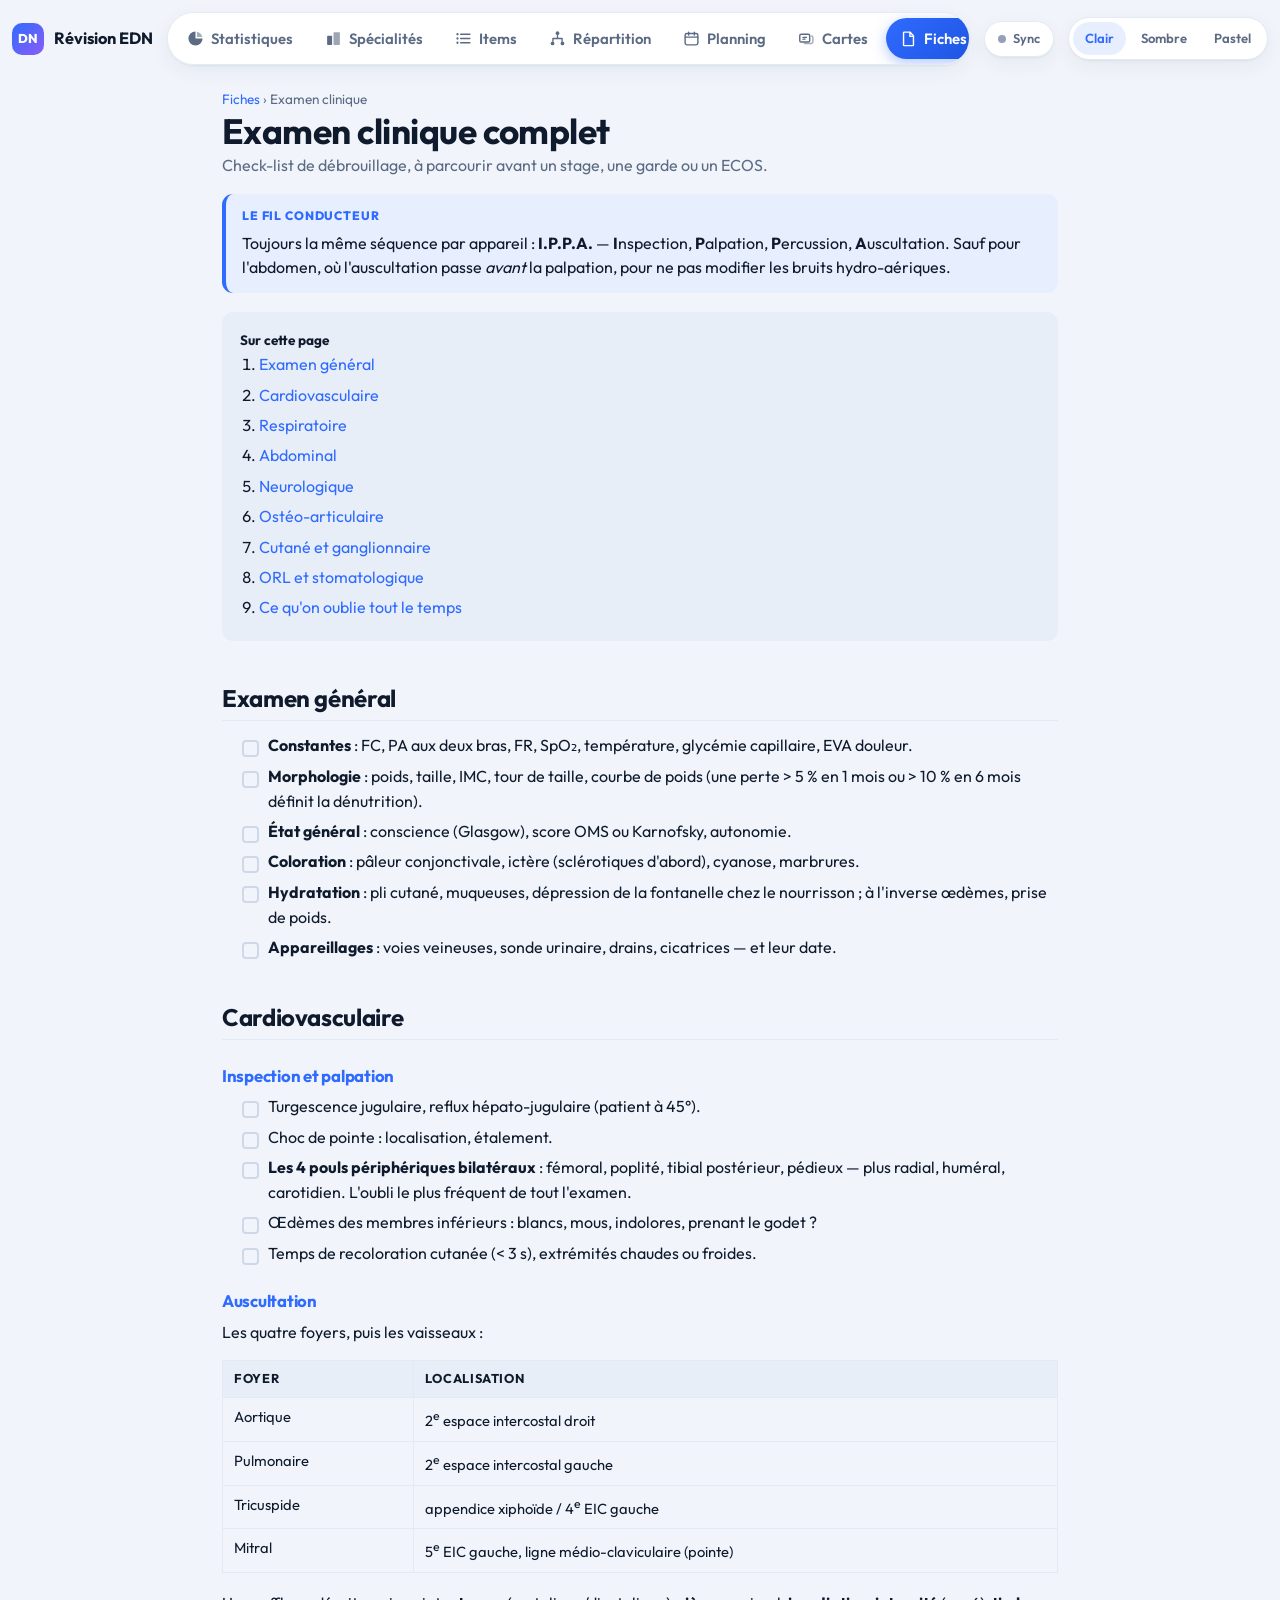
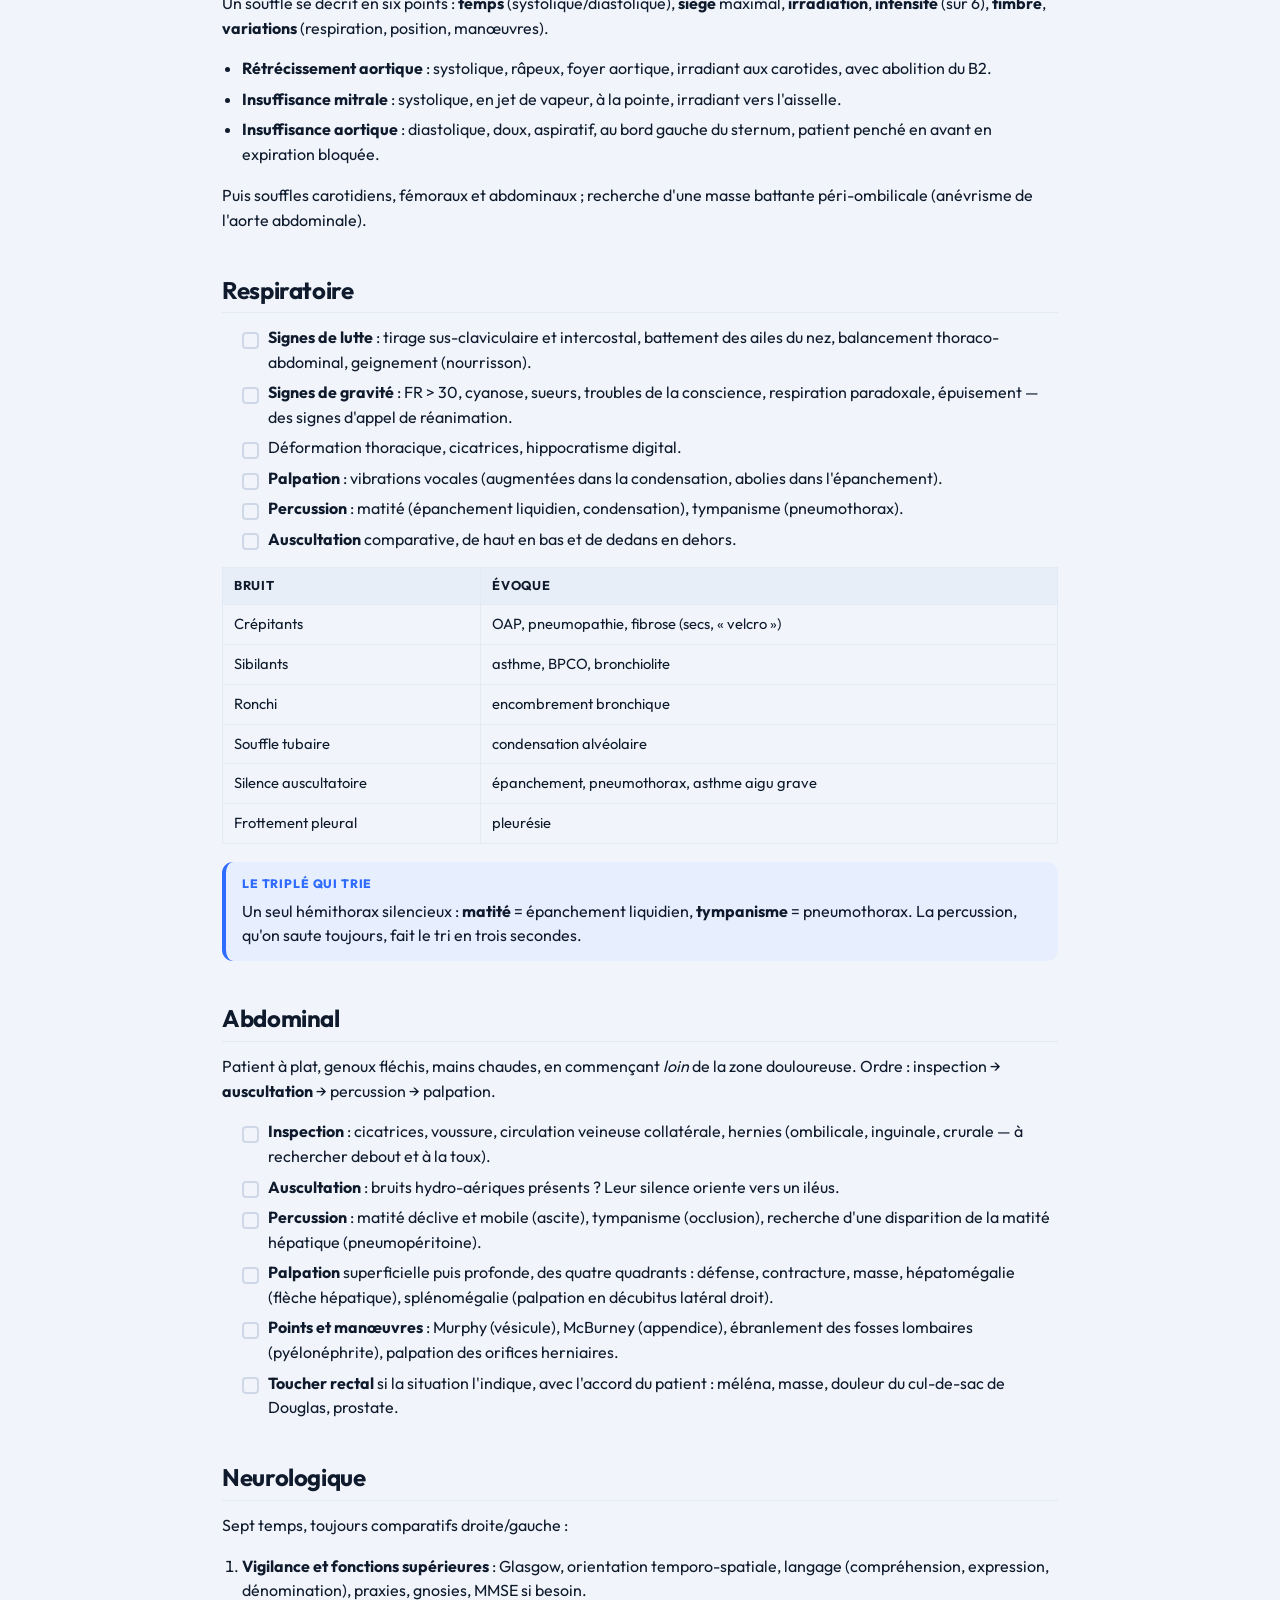
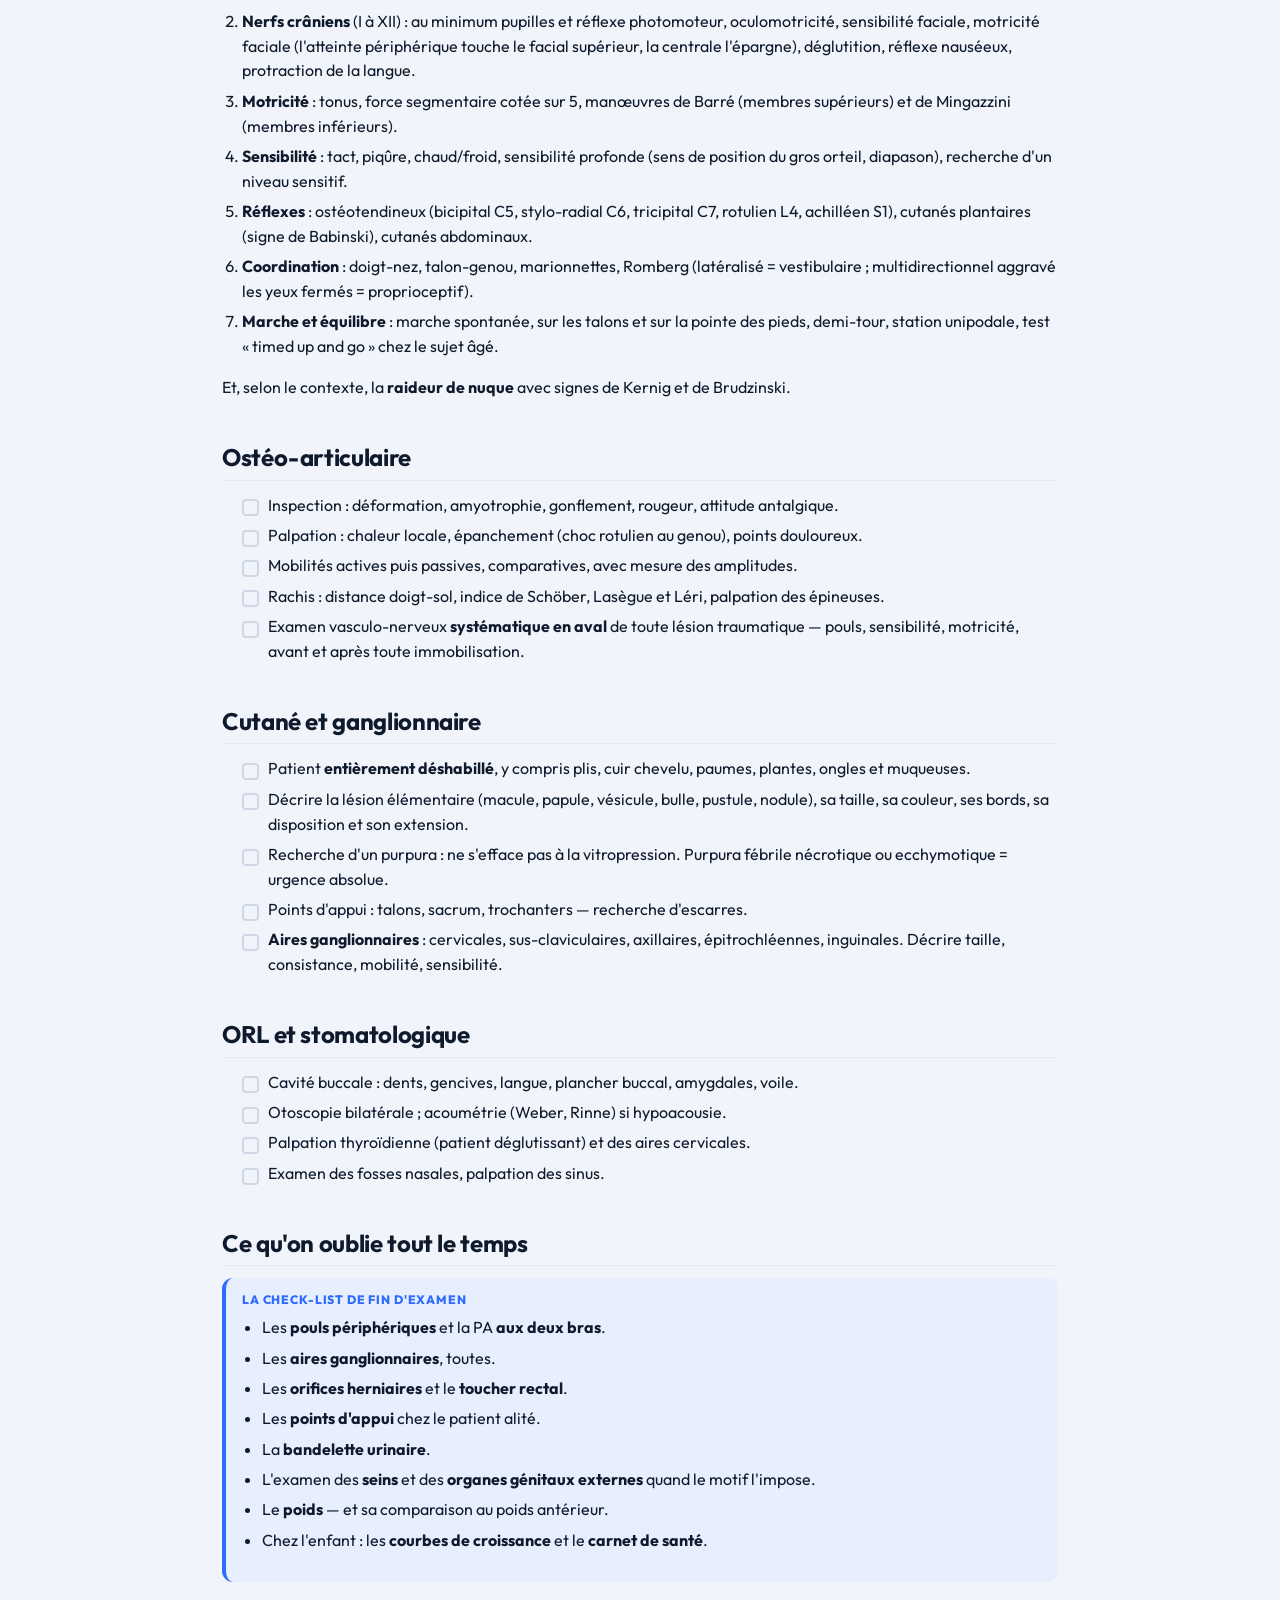
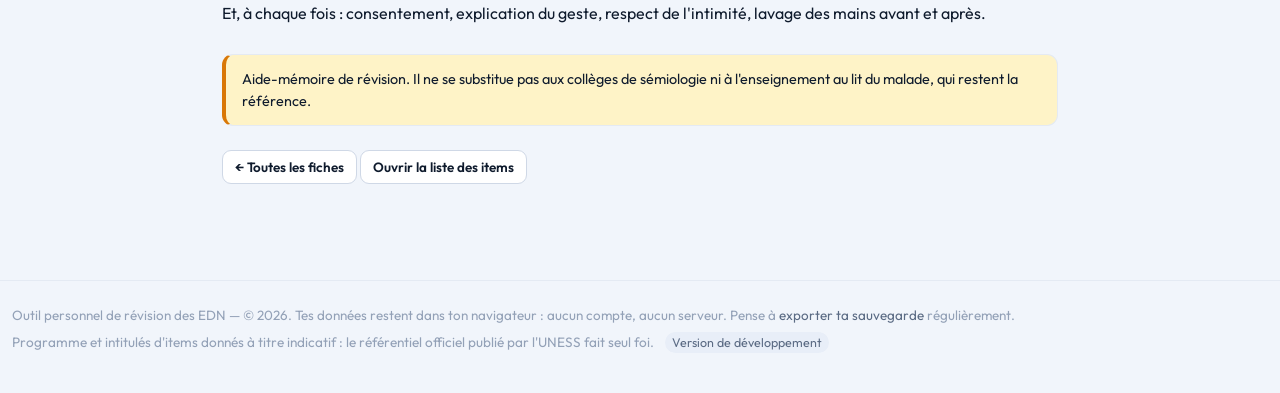
<file: fiche-examen-clinique.html>
<!doctype html>
<html lang="fr" data-theme="clair">
<head>
<meta charset="utf-8">
<meta name="viewport" content="width=device-width, initial-scale=1, viewport-fit=cover">
<title>Examen clinique complet — fiche check-list | Révision EDN</title>
<meta name="description" content="Check-list d'examen clinique : examen général, cardiovasculaire, respiratoire, abdominal, neurologique, ostéo-articulaire, cutané et ORL.">
<meta name="theme-color" content="#f1f5fb">
<meta name="color-scheme" content="light dark">
<meta name="mobile-web-app-capable" content="yes">
<meta name="apple-mobile-web-app-capable" content="yes">
<meta name="apple-mobile-web-app-status-bar-style" content="default">
<meta name="apple-mobile-web-app-title" content="EDN">
<link rel="manifest" href="manifest.webmanifest">
<link rel="apple-touch-icon" href="assets/apple-touch-icon.png">
<link rel="icon" href="data:image/svg+xml,%3Csvg xmlns='http://www.w3.org/2000/svg' viewBox='0 0 32 32'%3E%3Crect width='32' height='32' rx='9' fill='%232f6bff'/%3E%3Ctext x='16' y='22' font-family='sans-serif' font-size='15' font-weight='bold' fill='white' text-anchor='middle'%3EDN%3C/text%3E%3C/svg%3E">
<link rel="preconnect" href="https://fonts.googleapis.com">
<link rel="preconnect" href="https://fonts.gstatic.com" crossorigin>
<link rel="stylesheet" href="https://fonts.googleapis.com/css2?family=Outfit:wght@400;500;600;700;800&display=swap">
<meta name="edn-build" content="__BUILD__">
<link rel="stylesheet" href="assets/css/style.css?v=__BUILD__">
<script src="assets/js/items.js?v=__BUILD__"></script>
<script src="assets/js/store.js?v=__BUILD__"></script>
<script src="assets/js/sync.js?v=__BUILD__"></script>
<script src="assets/js/ui.js?v=__BUILD__"></script>
</head>
<body>

<header class="topbar">
  <div class="topbar__inner">
    <a class="brand" href="index.html">
      <span class="brand__mark">DN</span>
      <span>Révision EDN</span>
    </a>
    <nav class="tabs" aria-label="Navigation principale">
      <a href="stats.html"><svg viewBox="0 0 24 24" fill="currentColor" aria-hidden="true"><path d="M12 2a10 10 0 1 0 10 10h-10z"/><path d="M14 2.5A10 10 0 0 1 21.5 10H14z" opacity=".55"/></svg><span>Statistiques</span></a>
      <a href="specialites.html"><svg viewBox="0 0 24 24" fill="currentColor" aria-hidden="true"><rect x="3" y="8" width="7" height="13" rx="1"/><rect x="12" y="3" width="9" height="18" rx="1" opacity=".6"/></svg><span>Spécialités</span></a>
      <a href="items.html"><svg viewBox="0 0 24 24" fill="currentColor" aria-hidden="true"><path d="M8 6h13M8 12h13M8 18h13" stroke="currentColor" stroke-width="2" stroke-linecap="round" fill="none"/><circle cx="3.5" cy="6" r="1.6"/><circle cx="3.5" cy="12" r="1.6"/><circle cx="3.5" cy="18" r="1.6"/></svg><span>Items</span></a>
      <a href="repartition.html"><svg viewBox="0 0 24 24" fill="currentColor" aria-hidden="true"><circle cx="12" cy="4.5" r="2.6"/><circle cx="5" cy="19" r="2.6"/><circle cx="19" cy="19" r="2.6"/><path d="M12 7.5v4.5M12 12H5.5v4M12 12h6.5v4" fill="none" stroke="currentColor" stroke-width="1.9" stroke-linecap="round" stroke-linejoin="round"/></svg><span>Répartition</span></a>
      <a href="planning.html"><svg viewBox="0 0 24 24" fill="currentColor" aria-hidden="true"><rect x="3" y="5" width="18" height="16" rx="2.5" fill="none" stroke="currentColor" stroke-width="2"/><path d="M3 10h18M8 3v4M16 3v4" stroke="currentColor" stroke-width="2" stroke-linecap="round"/></svg><span>Planning</span></a>
      <a href="cartes.html"><svg viewBox="0 0 24 24" fill="currentColor" aria-hidden="true"><rect x="2.5" y="6" width="14" height="11" rx="2" fill="none" stroke="currentColor" stroke-width="2"/><path d="M7 10.5h5M7 13h3" stroke="currentColor" stroke-width="1.8" stroke-linecap="round"/><path d="M19 8.5a2 2 0 0 1 2 2v6.5a2 2 0 0 1-2 2H9" fill="none" stroke="currentColor" stroke-width="2" stroke-linecap="round" opacity=".55"/></svg><span>Cartes</span></a>
      <a href="fiches.html" aria-current="page"><svg viewBox="0 0 24 24" fill="currentColor" aria-hidden="true"><path d="M6 3h8l5 5v13a1 1 0 0 1-1 1H6a1 1 0 0 1-1-1V4a1 1 0 0 1 1-1z" fill="none" stroke="currentColor" stroke-width="2" stroke-linejoin="round"/><path d="M14 3v6h5" fill="none" stroke="currentColor" stroke-width="2" stroke-linejoin="round"/></svg><span>Fiches</span></a>
    </nav>
      <a class="sync" href="sync.html" id="sync-etat" data-phase="inactif" title="Synchronisation">
        <span class="sync__point"></span><span class="sync__txt">Sync</span>
      </a>
    <div class="themes" role="group" aria-label="Thème">
      <button type="button" data-theme="clair" aria-pressed="true">Clair</button>
      <button type="button" data-theme="sombre" aria-pressed="false">Sombre</button>
      <button type="button" data-theme="pastel" aria-pressed="false">Pastel</button>
    </div>
  </div>
</header>

<main>

<div class="wrap wrap--narrow prose">

  <p class="small muted mb0"><a href="fiches.html">Fiches</a> › Examen clinique</p>
  <h1 class="mb0">Examen clinique complet</h1>
  <p class="muted">Check-list de débrouillage, à parcourir avant un stage, une garde ou un ECOS.</p>

  <div class="mnemo">
    <div class="mnemo__title">Le fil conducteur</div>
    <p class="mb0">Toujours la même séquence par appareil :
    <strong>I.P.P.A.</strong> — <strong>I</strong>nspection, <strong>P</strong>alpation,
    <strong>P</strong>ercussion, <strong>A</strong>uscultation. Sauf pour l'abdomen, où
    l'auscultation passe <em>avant</em> la palpation, pour ne pas modifier les bruits
    hydro-aériques.</p>
  </div>

  <div class="toc">
    <strong class="small">Sur cette page</strong>
    <ol>
      <li><a href="#general">Examen général</a></li>
      <li><a href="#cardio">Cardiovasculaire</a></li>
      <li><a href="#pneumo">Respiratoire</a></li>
      <li><a href="#abdo">Abdominal</a></li>
      <li><a href="#neuro">Neurologique</a></li>
      <li><a href="#osteo">Ostéo-articulaire</a></li>
      <li><a href="#cutane">Cutané et ganglionnaire</a></li>
      <li><a href="#orl">ORL et stomatologique</a></li>
      <li><a href="#oublis">Ce qu'on oublie tout le temps</a></li>
    </ol>
  </div>

  <h2 id="general">Examen général</h2>
  <ul class="checklist">
    <li><strong>Constantes</strong> : FC, PA aux deux bras, FR, SpO₂, température, glycémie
    capillaire, EVA douleur.</li>
    <li><strong>Morphologie</strong> : poids, taille, IMC, tour de taille, courbe de poids
    (une perte &gt; 5 % en 1 mois ou &gt; 10 % en 6 mois définit la dénutrition).</li>
    <li><strong>État général</strong> : conscience (Glasgow), score OMS ou Karnofsky,
    autonomie.</li>
    <li><strong>Coloration</strong> : pâleur conjonctivale, ictère (sclérotiques d'abord),
    cyanose, marbrures.</li>
    <li><strong>Hydratation</strong> : pli cutané, muqueuses, dépression de la fontanelle
    chez le nourrisson ; à l'inverse œdèmes, prise de poids.</li>
    <li><strong>Appareillages</strong> : voies veineuses, sonde urinaire, drains, cicatrices —
    et leur date.</li>
  </ul>

  <h2 id="cardio">Cardiovasculaire</h2>
  <h3>Inspection et palpation</h3>
  <ul class="checklist">
    <li>Turgescence jugulaire, reflux hépato-jugulaire (patient à 45°).</li>
    <li>Choc de pointe : localisation, étalement.</li>
    <li><strong>Les 4 pouls périphériques bilatéraux</strong> : fémoral, poplité, tibial
    postérieur, pédieux — plus radial, huméral, carotidien. L'oubli le plus fréquent de tout
    l'examen.</li>
    <li>Œdèmes des membres inférieurs : blancs, mous, indolores, prenant le godet ?</li>
    <li>Temps de recoloration cutanée (&lt; 3 s), extrémités chaudes ou froides.</li>
  </ul>
  <h3>Auscultation</h3>
  <p>Les quatre foyers, puis les vaisseaux :</p>
  <table>
    <thead><tr><th>Foyer</th><th>Localisation</th></tr></thead>
    <tbody>
      <tr><td>Aortique</td><td>2<sup>e</sup> espace intercostal droit</td></tr>
      <tr><td>Pulmonaire</td><td>2<sup>e</sup> espace intercostal gauche</td></tr>
      <tr><td>Tricuspide</td><td>appendice xiphoïde / 4<sup>e</sup> EIC gauche</td></tr>
      <tr><td>Mitral</td><td>5<sup>e</sup> EIC gauche, ligne médio-claviculaire (pointe)</td></tr>
    </tbody>
  </table>
  <p>Un souffle se décrit en six points : <strong>temps</strong> (systolique/diastolique),
  <strong>siège</strong> maximal, <strong>irradiation</strong>, <strong>intensité</strong>
  (sur 6), <strong>timbre</strong>, <strong>variations</strong> (respiration, position,
  manœuvres).</p>
  <ul>
    <li><strong>Rétrécissement aortique</strong> : systolique, râpeux, foyer aortique,
    irradiant aux carotides, avec abolition du B2.</li>
    <li><strong>Insuffisance mitrale</strong> : systolique, en jet de vapeur, à la pointe,
    irradiant vers l'aisselle.</li>
    <li><strong>Insuffisance aortique</strong> : diastolique, doux, aspiratif, au bord gauche
    du sternum, patient penché en avant en expiration bloquée.</li>
  </ul>
  <p>Puis souffles carotidiens, fémoraux et abdominaux ; recherche d'une masse battante
  péri-ombilicale (anévrisme de l'aorte abdominale).</p>

  <h2 id="pneumo">Respiratoire</h2>
  <ul class="checklist">
    <li><strong>Signes de lutte</strong> : tirage sus-claviculaire et intercostal, battement
    des ailes du nez, balancement thoraco-abdominal, geignement (nourrisson).</li>
    <li><strong>Signes de gravité</strong> : FR &gt; 30, cyanose, sueurs, troubles de la
    conscience, respiration paradoxale, épuisement — des signes d'appel de réanimation.</li>
    <li>Déformation thoracique, cicatrices, hippocratisme digital.</li>
    <li><strong>Palpation</strong> : vibrations vocales (augmentées dans la condensation,
    abolies dans l'épanchement).</li>
    <li><strong>Percussion</strong> : matité (épanchement liquidien, condensation),
    tympanisme (pneumothorax).</li>
    <li><strong>Auscultation</strong> comparative, de haut en bas et de dedans en dehors.</li>
  </ul>
  <table>
    <thead><tr><th>Bruit</th><th>Évoque</th></tr></thead>
    <tbody>
      <tr><td>Crépitants</td><td>OAP, pneumopathie, fibrose (secs, « velcro »)</td></tr>
      <tr><td>Sibilants</td><td>asthme, BPCO, bronchiolite</td></tr>
      <tr><td>Ronchi</td><td>encombrement bronchique</td></tr>
      <tr><td>Souffle tubaire</td><td>condensation alvéolaire</td></tr>
      <tr><td>Silence auscultatoire</td><td>épanchement, pneumothorax, asthme aigu grave</td></tr>
      <tr><td>Frottement pleural</td><td>pleurésie</td></tr>
    </tbody>
  </table>
  <div class="mnemo">
    <div class="mnemo__title">Le triplé qui trie</div>
    <p class="mb0">Un seul hémithorax silencieux : <strong>matité</strong> = épanchement
    liquidien, <strong>tympanisme</strong> = pneumothorax. La percussion, qu'on saute
    toujours, fait le tri en trois secondes.</p>
  </div>

  <h2 id="abdo">Abdominal</h2>
  <p>Patient à plat, genoux fléchis, mains chaudes, en commençant <em>loin</em> de la zone
  douloureuse. Ordre : inspection → <strong>auscultation</strong> → percussion → palpation.</p>
  <ul class="checklist">
    <li><strong>Inspection</strong> : cicatrices, voussure, circulation veineuse collatérale,
    hernies (ombilicale, inguinale, crurale — à rechercher debout et à la toux).</li>
    <li><strong>Auscultation</strong> : bruits hydro-aériques présents ? Leur silence oriente
    vers un iléus.</li>
    <li><strong>Percussion</strong> : matité déclive et mobile (ascite), tympanisme
    (occlusion), recherche d'une disparition de la matité hépatique (pneumopéritoine).</li>
    <li><strong>Palpation</strong> superficielle puis profonde, des quatre quadrants :
    défense, contracture, masse, hépatomégalie (flèche hépatique), splénomégalie
    (palpation en décubitus latéral droit).</li>
    <li><strong>Points et manœuvres</strong> : Murphy (vésicule), McBurney (appendice),
    ébranlement des fosses lombaires (pyélonéphrite), palpation des orifices herniaires.</li>
    <li><strong>Toucher rectal</strong> si la situation l'indique, avec l'accord du patient :
    méléna, masse, douleur du cul-de-sac de Douglas, prostate.</li>
  </ul>

  <h2 id="neuro">Neurologique</h2>
  <p>Sept temps, toujours comparatifs droite/gauche :</p>
  <ol>
    <li><strong>Vigilance et fonctions supérieures</strong> : Glasgow, orientation
    temporo-spatiale, langage (compréhension, expression, dénomination), praxies, gnosies,
    MMSE si besoin.</li>
    <li><strong>Nerfs crâniens</strong> (I à XII) : au minimum pupilles et réflexe
    photomoteur, oculomotricité, sensibilité faciale, motricité faciale (l'atteinte
    périphérique touche le facial supérieur, la centrale l'épargne), déglutition,
    réflexe nauséeux, protraction de la langue.</li>
    <li><strong>Motricité</strong> : tonus, force segmentaire cotée sur 5, manœuvres de
    Barré (membres supérieurs) et de Mingazzini (membres inférieurs).</li>
    <li><strong>Sensibilité</strong> : tact, piqûre, chaud/froid, sensibilité profonde
    (sens de position du gros orteil, diapason), recherche d'un niveau sensitif.</li>
    <li><strong>Réflexes</strong> : ostéotendineux (bicipital C5, stylo-radial C6,
    tricipital C7, rotulien L4, achilléen S1), cutanés plantaires (signe de Babinski),
    cutanés abdominaux.</li>
    <li><strong>Coordination</strong> : doigt-nez, talon-genou, marionnettes,
    Romberg (latéralisé = vestibulaire ; multidirectionnel aggravé les yeux fermés =
    proprioceptif).</li>
    <li><strong>Marche et équilibre</strong> : marche spontanée, sur les talons et sur la
    pointe des pieds, demi-tour, station unipodale, test « timed up and go » chez le sujet âgé.</li>
  </ol>
  <p>Et, selon le contexte, la <strong>raideur de nuque</strong> avec signes de Kernig et de
  Brudzinski.</p>

  <h2 id="osteo">Ostéo-articulaire</h2>
  <ul class="checklist">
    <li>Inspection : déformation, amyotrophie, gonflement, rougeur, attitude antalgique.</li>
    <li>Palpation : chaleur locale, épanchement (choc rotulien au genou), points douloureux.</li>
    <li>Mobilités actives puis passives, comparatives, avec mesure des amplitudes.</li>
    <li>Rachis : distance doigt-sol, indice de Schöber, Lasègue et Léri, palpation des
    épineuses.</li>
    <li>Examen vasculo-nerveux <strong>systématique en aval</strong> de toute lésion
    traumatique — pouls, sensibilité, motricité, avant et après toute immobilisation.</li>
  </ul>

  <h2 id="cutane">Cutané et ganglionnaire</h2>
  <ul class="checklist">
    <li>Patient <strong>entièrement déshabillé</strong>, y compris plis, cuir chevelu,
    paumes, plantes, ongles et muqueuses.</li>
    <li>Décrire la lésion élémentaire (macule, papule, vésicule, bulle, pustule, nodule),
    sa taille, sa couleur, ses bords, sa disposition et son extension.</li>
    <li>Recherche d'un purpura : ne s'efface pas à la vitropression. Purpura fébrile
    nécrotique ou ecchymotique = urgence absolue.</li>
    <li>Points d'appui : talons, sacrum, trochanters — recherche d'escarres.</li>
    <li><strong>Aires ganglionnaires</strong> : cervicales, sus-claviculaires, axillaires,
    épitrochléennes, inguinales. Décrire taille, consistance, mobilité, sensibilité.</li>
  </ul>

  <h2 id="orl">ORL et stomatologique</h2>
  <ul class="checklist">
    <li>Cavité buccale : dents, gencives, langue, plancher buccal, amygdales, voile.</li>
    <li>Otoscopie bilatérale ; acoumétrie (Weber, Rinne) si hypoacousie.</li>
    <li>Palpation thyroïdienne (patient déglutissant) et des aires cervicales.</li>
    <li>Examen des fosses nasales, palpation des sinus.</li>
  </ul>

  <h2 id="oublis">Ce qu'on oublie tout le temps</h2>
  <div class="mnemo">
    <div class="mnemo__title">La check-list de fin d'examen</div>
    <ul class="mb0">
      <li>Les <strong>pouls périphériques</strong> et la PA <strong>aux deux bras</strong>.</li>
      <li>Les <strong>aires ganglionnaires</strong>, toutes.</li>
      <li>Les <strong>orifices herniaires</strong> et le <strong>toucher rectal</strong>.</li>
      <li>Les <strong>points d'appui</strong> chez le patient alité.</li>
      <li>La <strong>bandelette urinaire</strong>.</li>
      <li>L'examen des <strong>seins</strong> et des <strong>organes génitaux externes</strong>
      quand le motif l'impose.</li>
      <li>Le <strong>poids</strong> — et sa comparaison au poids antérieur.</li>
      <li>Chez l'enfant : les <strong>courbes de croissance</strong> et le
      <strong>carnet de santé</strong>.</li>
    </ul>
  </div>
  <p>Et, à chaque fois : consentement, explication du geste, respect de l'intimité,
  lavage des mains avant et après.</p>

  <div class="notice" style="margin-top:28px">
    <p class="mb0">Aide-mémoire de révision. Il ne se substitue pas aux collèges de
    sémiologie ni à l'enseignement au lit du malade, qui restent la référence.</p>
  </div>

  <p class="no-print" style="margin-top:24px">
    <a class="btn btn--sm" href="fiches.html">← Toutes les fiches</a>
    <a class="btn btn--sm" href="items.html">Ouvrir la liste des items</a>
  </p>

</div>

</main>

<footer class="foot">
  <div class="wrap">
    <p class="mb0">
      Outil personnel de révision des EDN — &copy; <span id="annee"></span>.
      Tes données restent dans ton navigateur : aucun compte, aucun serveur.
      Pense à <a href="items.html#donnees">exporter ta sauvegarde</a> régulièrement.
    </p>
    <p class="mb0 small" style="margin-top:6px">
      Programme et intitulés d'items donnés à titre indicatif : le référentiel officiel
      publié par l'UNESS fait seul foi.
      <span class="version" id="version"></span>
    </p>
  </div>
</footer>

</body>
</html>
</file>
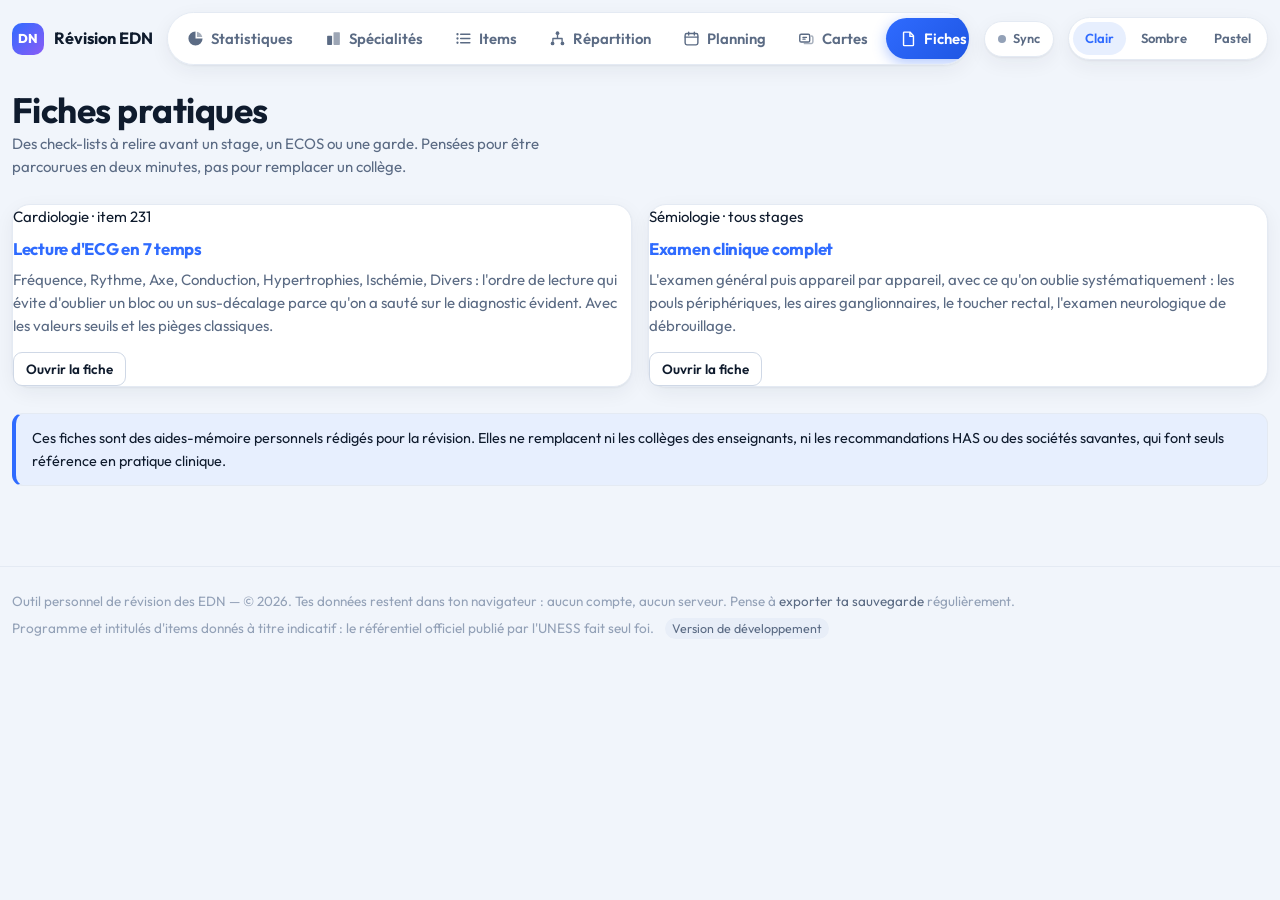
<file: fiches.html>
<!doctype html>
<html lang="fr" data-theme="clair">
<head>
<meta charset="utf-8">
<meta name="viewport" content="width=device-width, initial-scale=1, viewport-fit=cover">
<title>Fiches pratiques — ECG, examen clinique | Révision EDN</title>
<meta name="description" content="Fiches check-list pour la révision des EDN : lecture d'ECG pas à pas et examen clinique complet appareil par appareil.">
<meta name="theme-color" content="#f1f5fb">
<meta name="color-scheme" content="light dark">
<meta name="mobile-web-app-capable" content="yes">
<meta name="apple-mobile-web-app-capable" content="yes">
<meta name="apple-mobile-web-app-status-bar-style" content="default">
<meta name="apple-mobile-web-app-title" content="EDN">
<link rel="manifest" href="manifest.webmanifest">
<link rel="apple-touch-icon" href="assets/apple-touch-icon.png">
<link rel="icon" href="data:image/svg+xml,%3Csvg xmlns='http://www.w3.org/2000/svg' viewBox='0 0 32 32'%3E%3Crect width='32' height='32' rx='9' fill='%232f6bff'/%3E%3Ctext x='16' y='22' font-family='sans-serif' font-size='15' font-weight='bold' fill='white' text-anchor='middle'%3EDN%3C/text%3E%3C/svg%3E">
<link rel="preconnect" href="https://fonts.googleapis.com">
<link rel="preconnect" href="https://fonts.gstatic.com" crossorigin>
<link rel="stylesheet" href="https://fonts.googleapis.com/css2?family=Outfit:wght@400;500;600;700;800&display=swap">
<meta name="edn-build" content="__BUILD__">
<link rel="stylesheet" href="assets/css/style.css?v=__BUILD__">
<script src="assets/js/items.js?v=__BUILD__"></script>
<script src="assets/js/store.js?v=__BUILD__"></script>
<script src="assets/js/sync.js?v=__BUILD__"></script>
<script src="assets/js/ui.js?v=__BUILD__"></script>
</head>
<body>

<header class="topbar">
  <div class="topbar__inner">
    <a class="brand" href="index.html">
      <span class="brand__mark">DN</span>
      <span>Révision EDN</span>
    </a>
    <nav class="tabs" aria-label="Navigation principale">
      <a href="stats.html"><svg viewBox="0 0 24 24" fill="currentColor" aria-hidden="true"><path d="M12 2a10 10 0 1 0 10 10h-10z"/><path d="M14 2.5A10 10 0 0 1 21.5 10H14z" opacity=".55"/></svg><span>Statistiques</span></a>
      <a href="specialites.html"><svg viewBox="0 0 24 24" fill="currentColor" aria-hidden="true"><rect x="3" y="8" width="7" height="13" rx="1"/><rect x="12" y="3" width="9" height="18" rx="1" opacity=".6"/></svg><span>Spécialités</span></a>
      <a href="items.html"><svg viewBox="0 0 24 24" fill="currentColor" aria-hidden="true"><path d="M8 6h13M8 12h13M8 18h13" stroke="currentColor" stroke-width="2" stroke-linecap="round" fill="none"/><circle cx="3.5" cy="6" r="1.6"/><circle cx="3.5" cy="12" r="1.6"/><circle cx="3.5" cy="18" r="1.6"/></svg><span>Items</span></a>
      <a href="repartition.html"><svg viewBox="0 0 24 24" fill="currentColor" aria-hidden="true"><circle cx="12" cy="4.5" r="2.6"/><circle cx="5" cy="19" r="2.6"/><circle cx="19" cy="19" r="2.6"/><path d="M12 7.5v4.5M12 12H5.5v4M12 12h6.5v4" fill="none" stroke="currentColor" stroke-width="1.9" stroke-linecap="round" stroke-linejoin="round"/></svg><span>Répartition</span></a>
      <a href="planning.html"><svg viewBox="0 0 24 24" fill="currentColor" aria-hidden="true"><rect x="3" y="5" width="18" height="16" rx="2.5" fill="none" stroke="currentColor" stroke-width="2"/><path d="M3 10h18M8 3v4M16 3v4" stroke="currentColor" stroke-width="2" stroke-linecap="round"/></svg><span>Planning</span></a>
      <a href="cartes.html"><svg viewBox="0 0 24 24" fill="currentColor" aria-hidden="true"><rect x="2.5" y="6" width="14" height="11" rx="2" fill="none" stroke="currentColor" stroke-width="2"/><path d="M7 10.5h5M7 13h3" stroke="currentColor" stroke-width="1.8" stroke-linecap="round"/><path d="M19 8.5a2 2 0 0 1 2 2v6.5a2 2 0 0 1-2 2H9" fill="none" stroke="currentColor" stroke-width="2" stroke-linecap="round" opacity=".55"/></svg><span>Cartes</span></a>
      <a href="fiches.html" aria-current="page"><svg viewBox="0 0 24 24" fill="currentColor" aria-hidden="true"><path d="M6 3h8l5 5v13a1 1 0 0 1-1 1H6a1 1 0 0 1-1-1V4a1 1 0 0 1 1-1z" fill="none" stroke="currentColor" stroke-width="2" stroke-linejoin="round"/><path d="M14 3v6h5" fill="none" stroke="currentColor" stroke-width="2" stroke-linejoin="round"/></svg><span>Fiches</span></a>
    </nav>
      <a class="sync" href="sync.html" id="sync-etat" data-phase="inactif" title="Synchronisation">
        <span class="sync__point"></span><span class="sync__txt">Sync</span>
      </a>
    <div class="themes" role="group" aria-label="Thème">
      <button type="button" data-theme="clair" aria-pressed="true">Clair</button>
      <button type="button" data-theme="sombre" aria-pressed="false">Sombre</button>
      <button type="button" data-theme="pastel" aria-pressed="false">Pastel</button>
    </div>
  </div>
</header>

<main>

<div class="wrap">

  <section>
    <h1 class="mb0">Fiches pratiques</h1>
    <p class="muted" style="max-width:60ch">Des check-lists à relire avant un stage, un ECOS
    ou une garde. Pensées pour être parcourues en deux minutes, pas pour remplacer un
    collège.</p>
  </section>

  <section>
    <div class="grid grid--2">

      <div class="card">
        <span class="badge badge--accent">Cardiologie · item 231</span>
        <h3 style="margin-top:10px"><a href="fiche-ecg.html">Lecture d'ECG en 7 temps</a></h3>
        <p class="muted">Fréquence, Rythme, Axe, Conduction, Hypertrophies, Ischémie, Divers :
        l'ordre de lecture qui évite d'oublier un bloc ou un sus-décalage parce qu'on a sauté
        sur le diagnostic évident. Avec les valeurs seuils et les pièges classiques.</p>
        <a class="btn btn--sm" href="fiche-ecg.html">Ouvrir la fiche</a>
      </div>

      <div class="card">
        <span class="badge badge--accent">Sémiologie · tous stages</span>
        <h3 style="margin-top:10px"><a href="fiche-examen-clinique.html">Examen clinique complet</a></h3>
        <p class="muted">L'examen général puis appareil par appareil, avec ce qu'on oublie
        systématiquement : les pouls périphériques, les aires ganglionnaires, le toucher
        rectal, l'examen neurologique de débrouillage.</p>
        <a class="btn btn--sm" href="fiche-examen-clinique.html">Ouvrir la fiche</a>
      </div>

    </div>
  </section>

  <section>
    <div class="notice notice--info">
      <p class="mb0">Ces fiches sont des aides-mémoire personnels rédigés pour la révision.
      Elles ne remplacent ni les collèges des enseignants, ni les recommandations HAS ou
      des sociétés savantes, qui font seuls référence en pratique clinique.</p>
    </div>
  </section>

</div>

</main>

<footer class="foot">
  <div class="wrap">
    <p class="mb0">
      Outil personnel de révision des EDN — &copy; <span id="annee"></span>.
      Tes données restent dans ton navigateur : aucun compte, aucun serveur.
      Pense à <a href="items.html#donnees">exporter ta sauvegarde</a> régulièrement.
    </p>
    <p class="mb0 small" style="margin-top:6px">
      Programme et intitulés d'items donnés à titre indicatif : le référentiel officiel
      publié par l'UNESS fait seul foi.
      <span class="version" id="version"></span>
    </p>
  </div>
</footer>

</body>
</html>
</file>
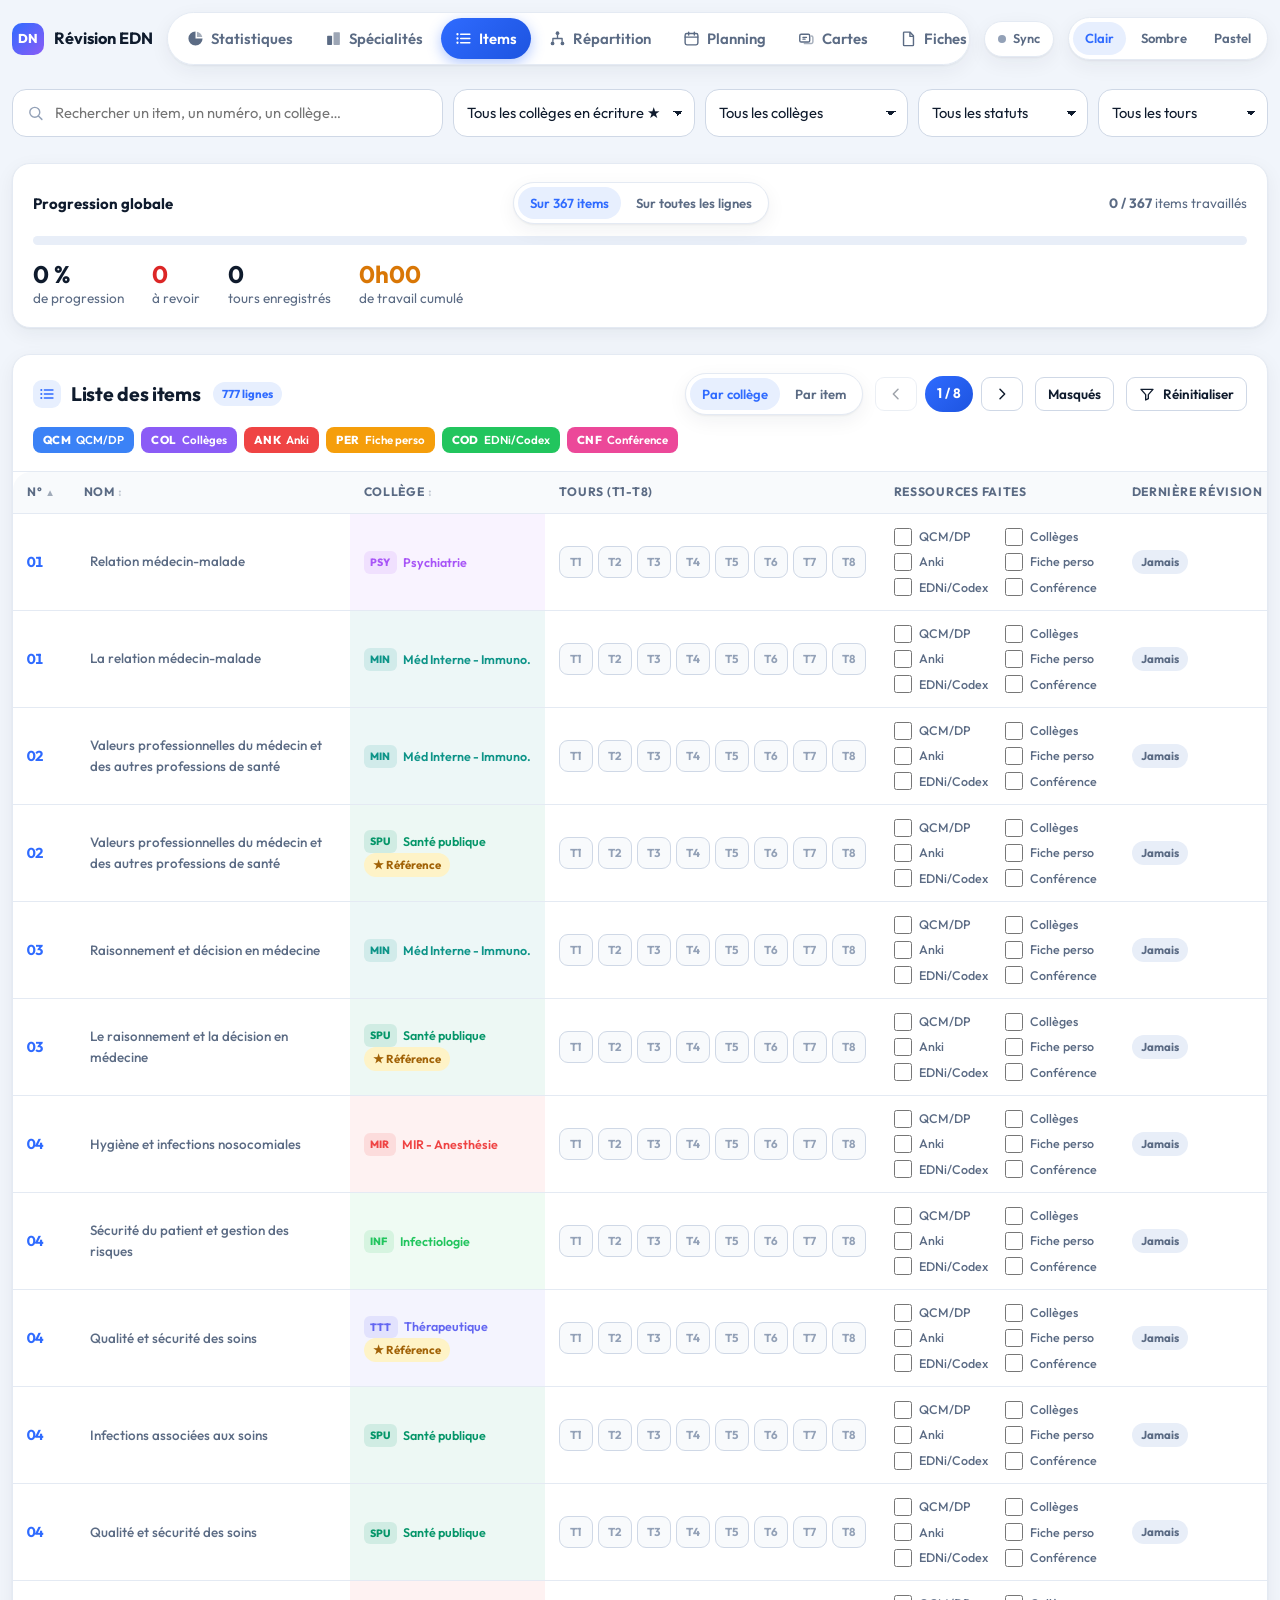
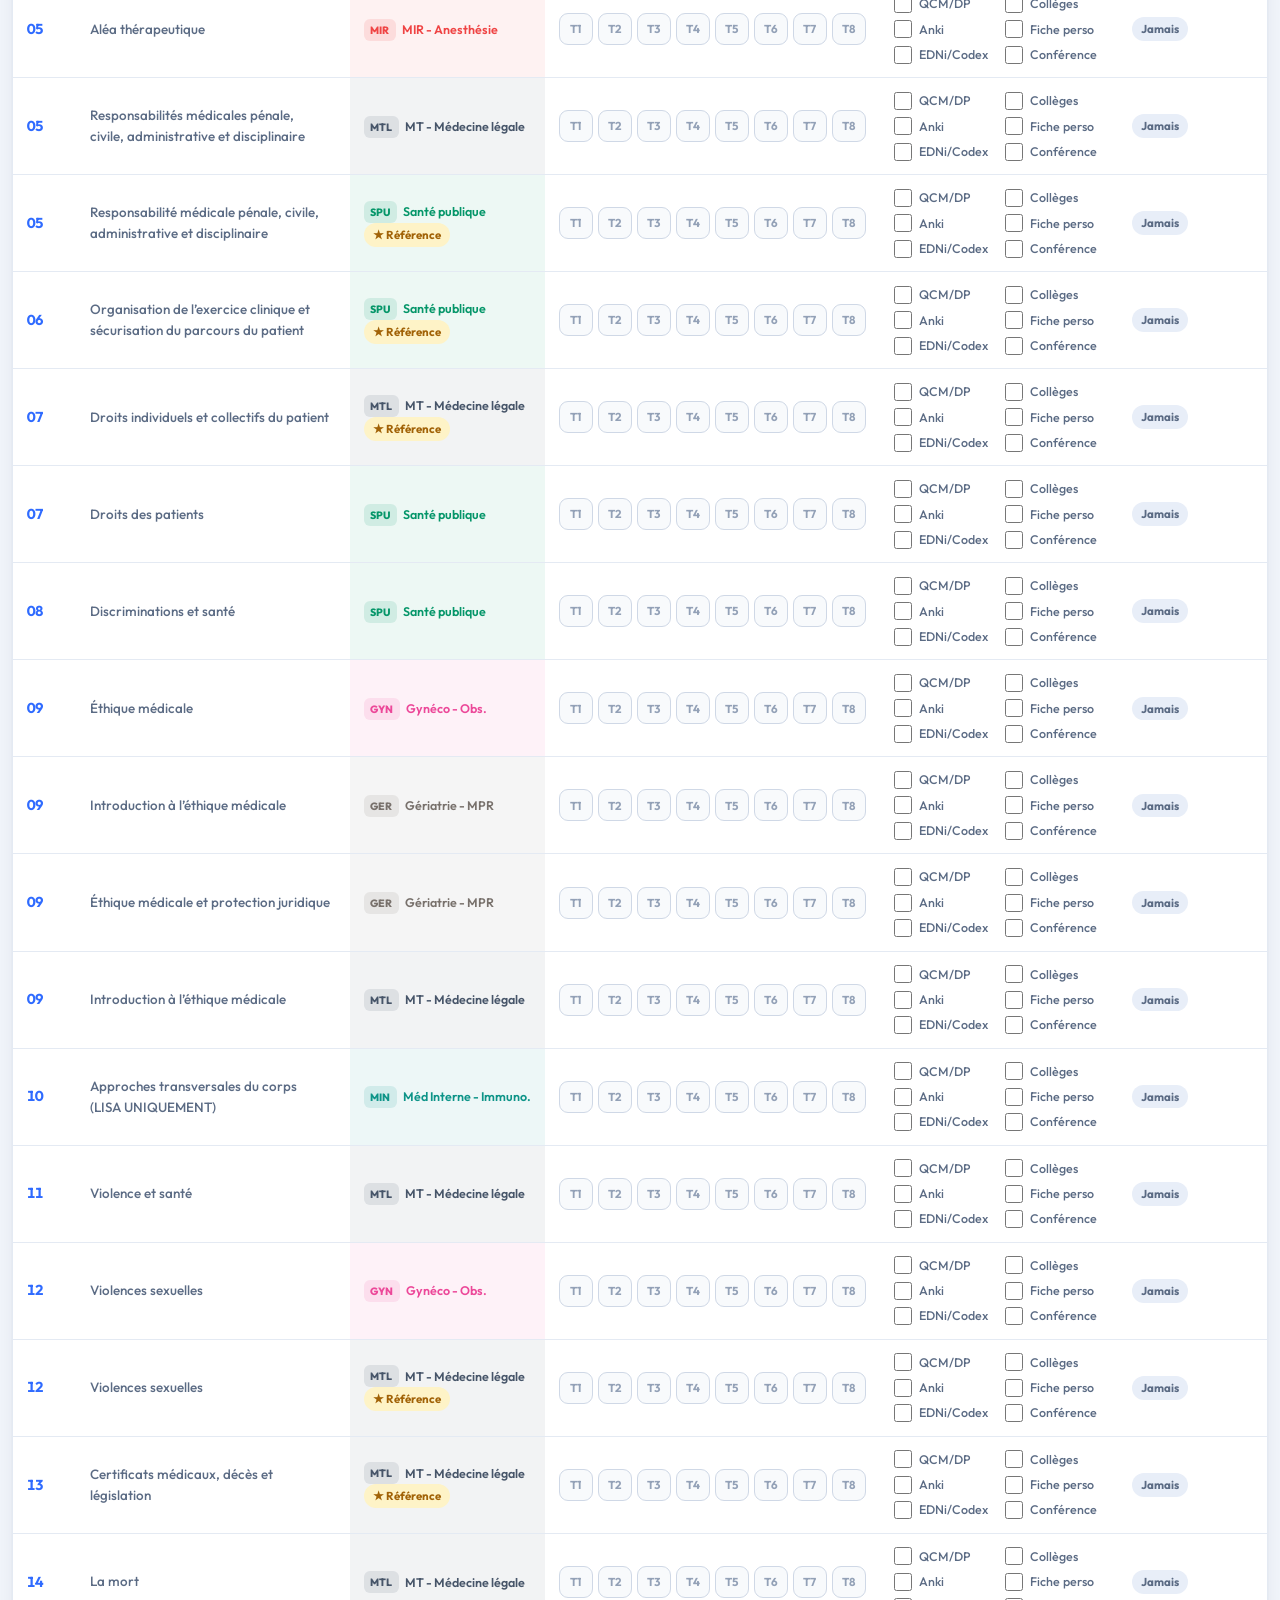
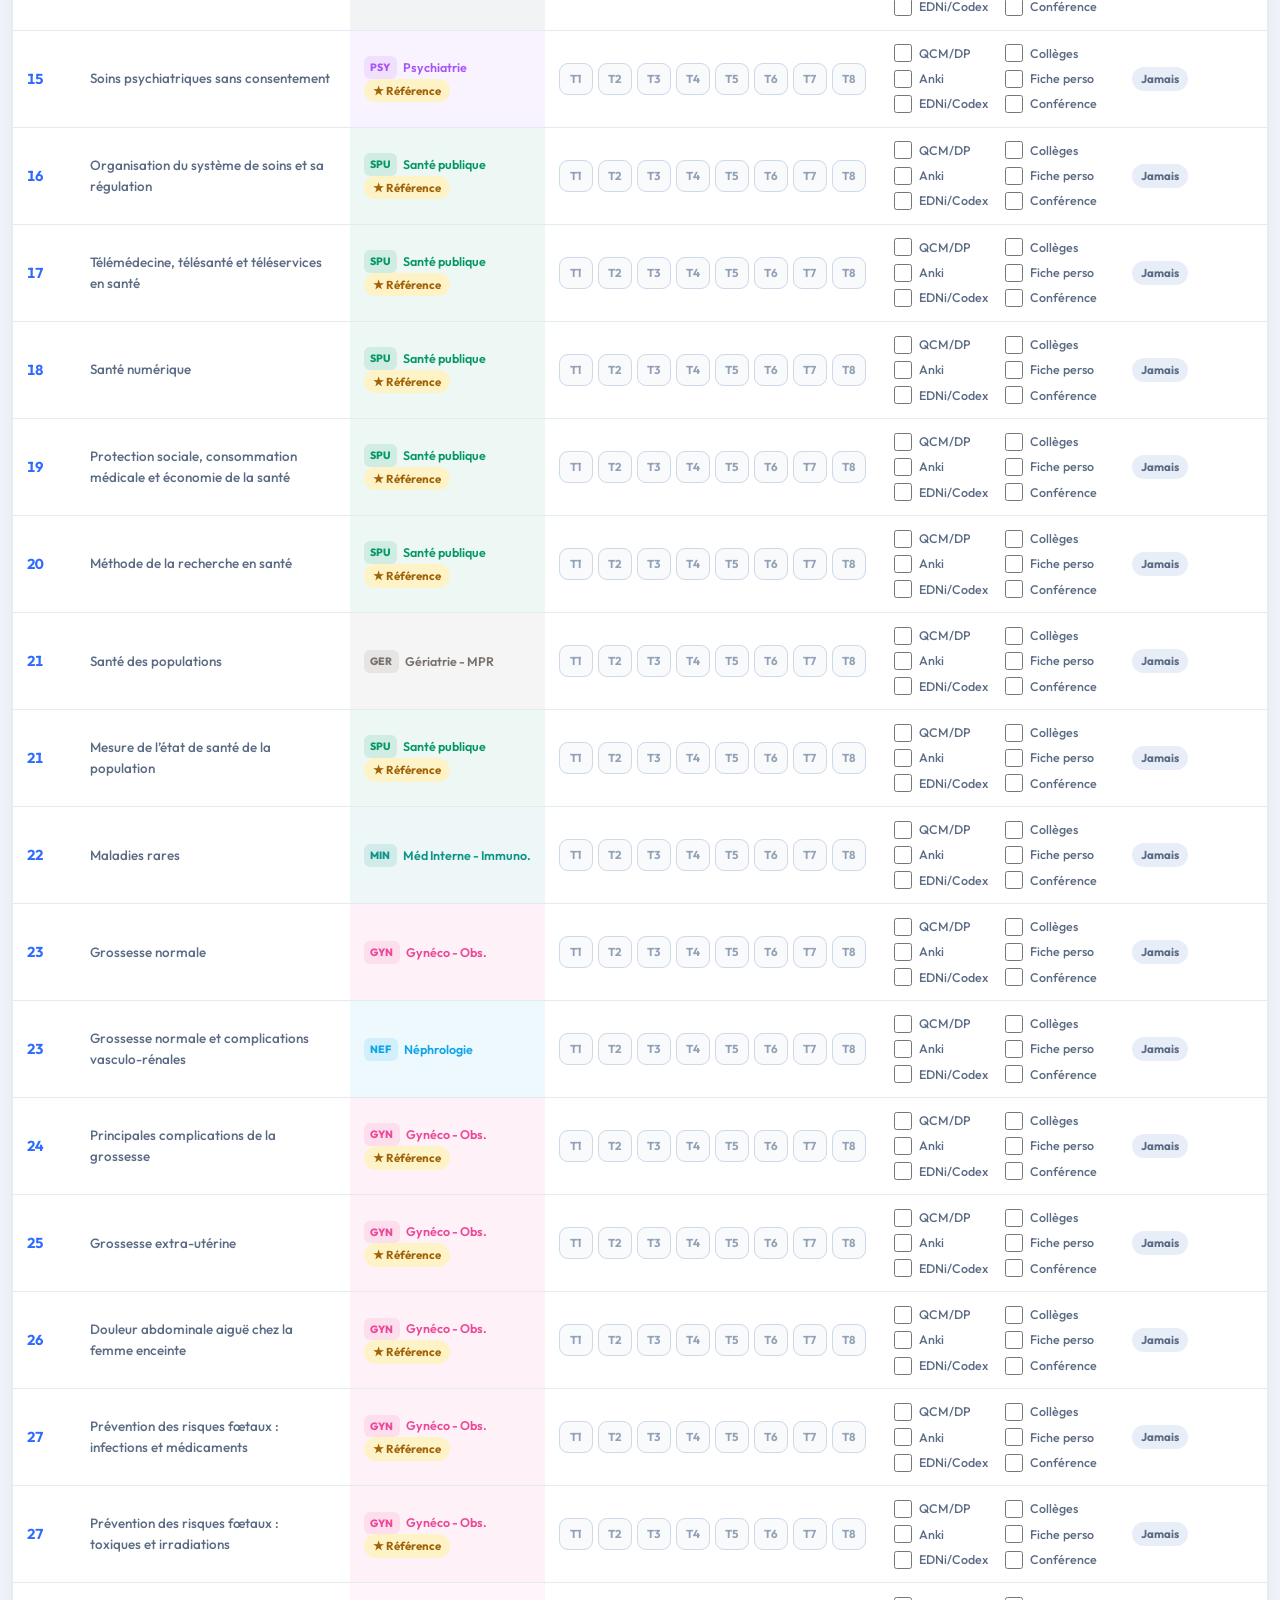
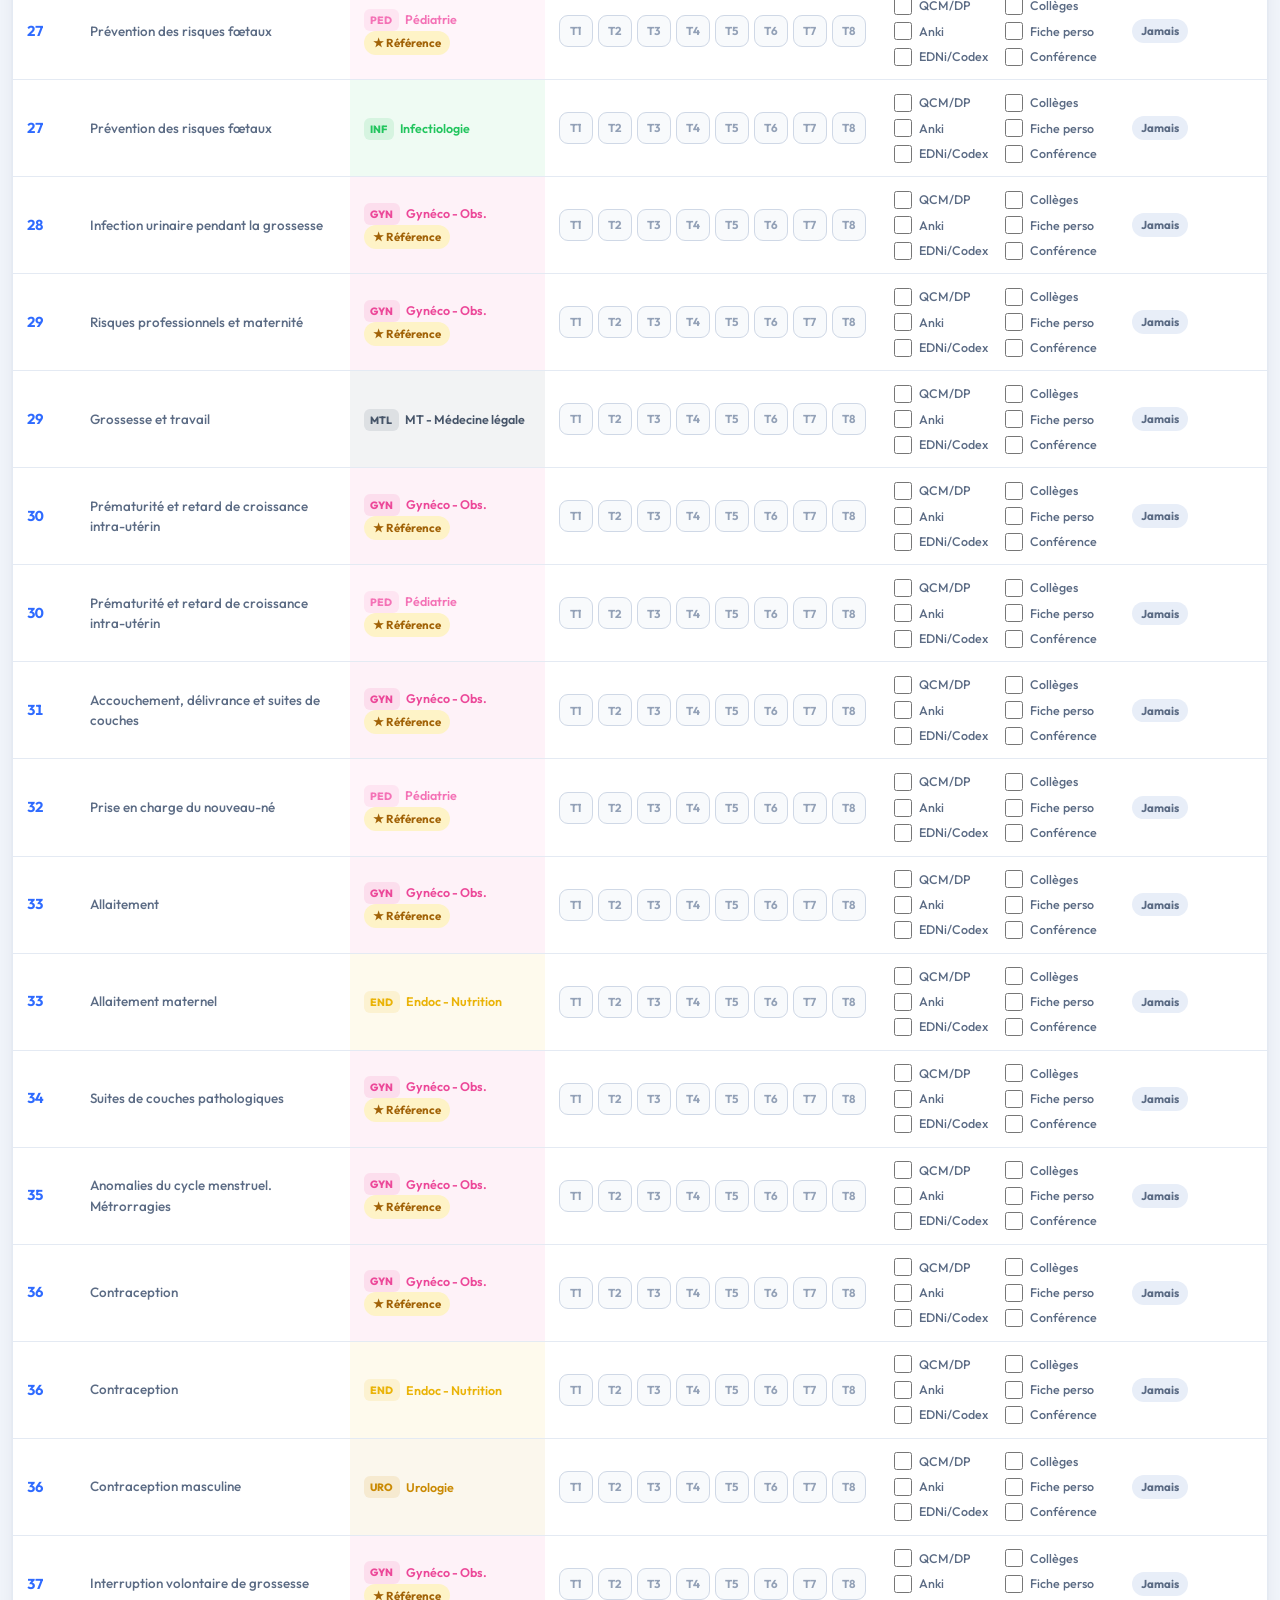
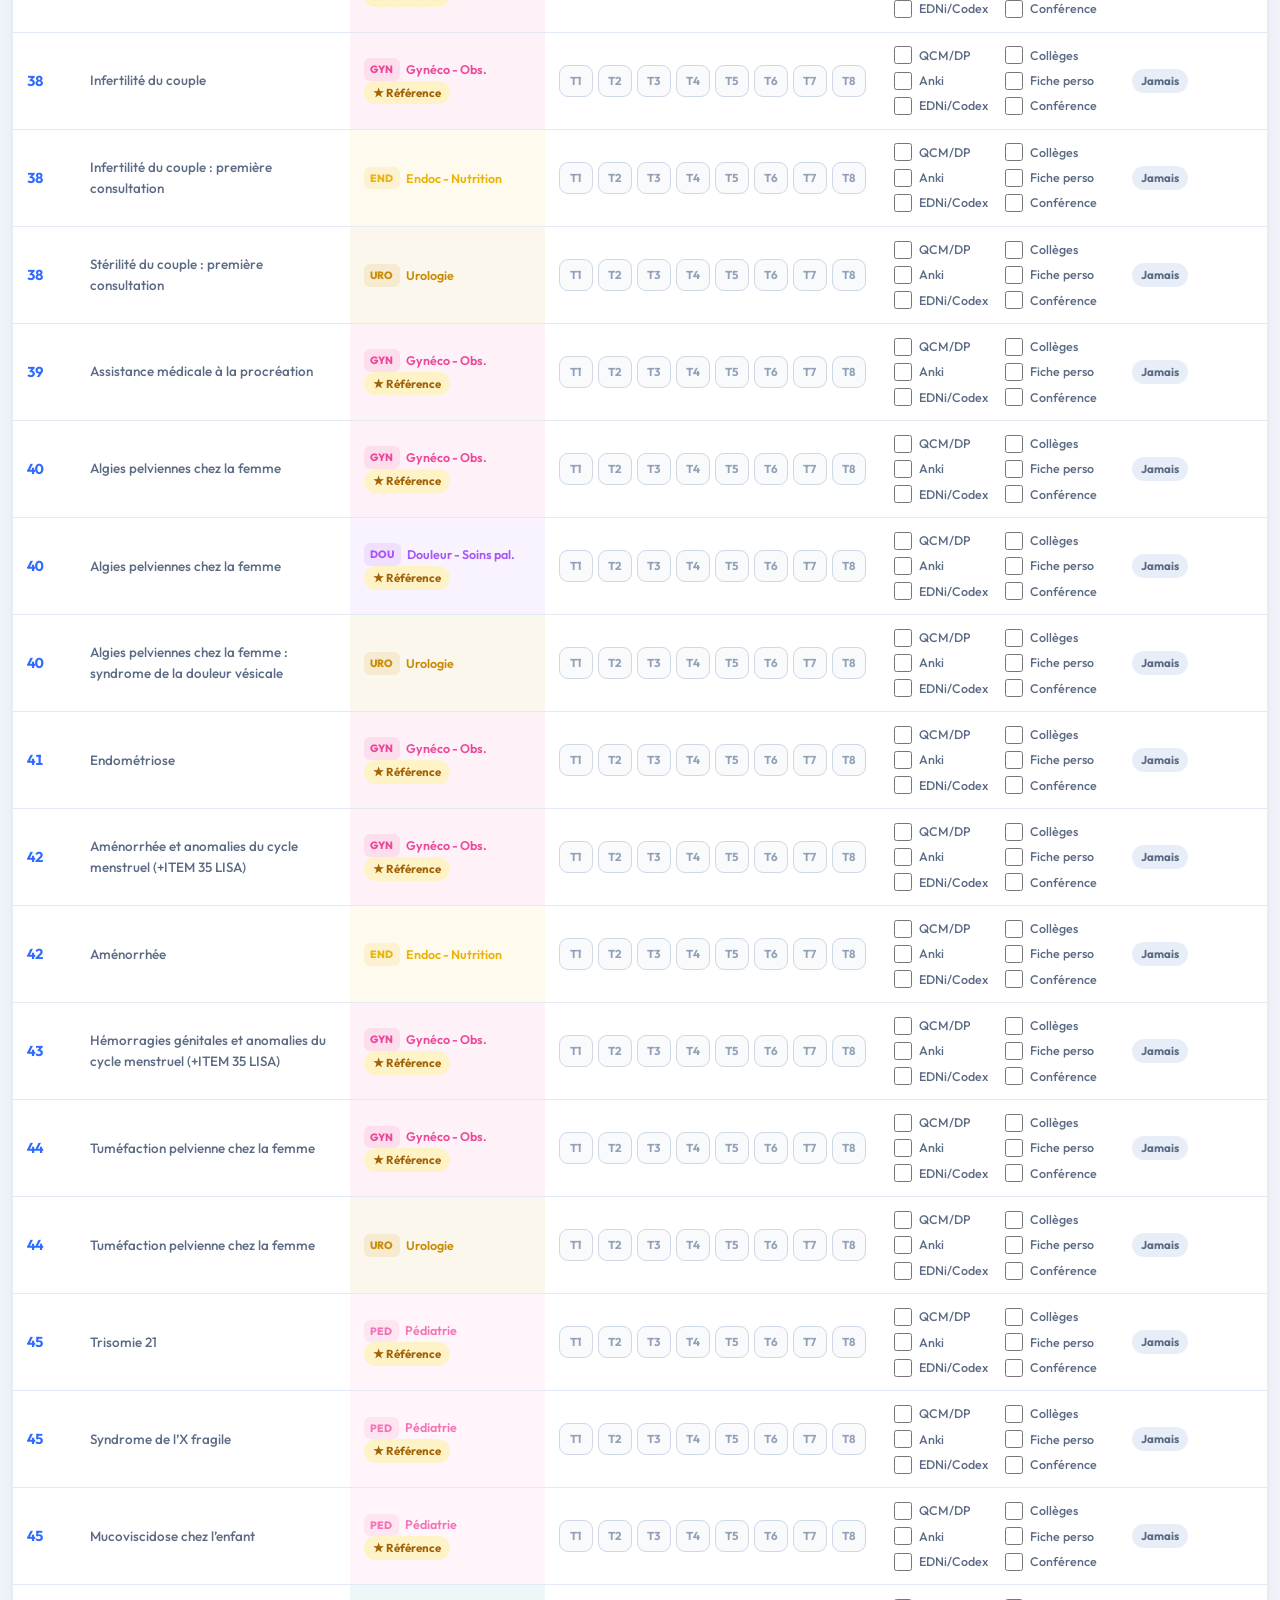
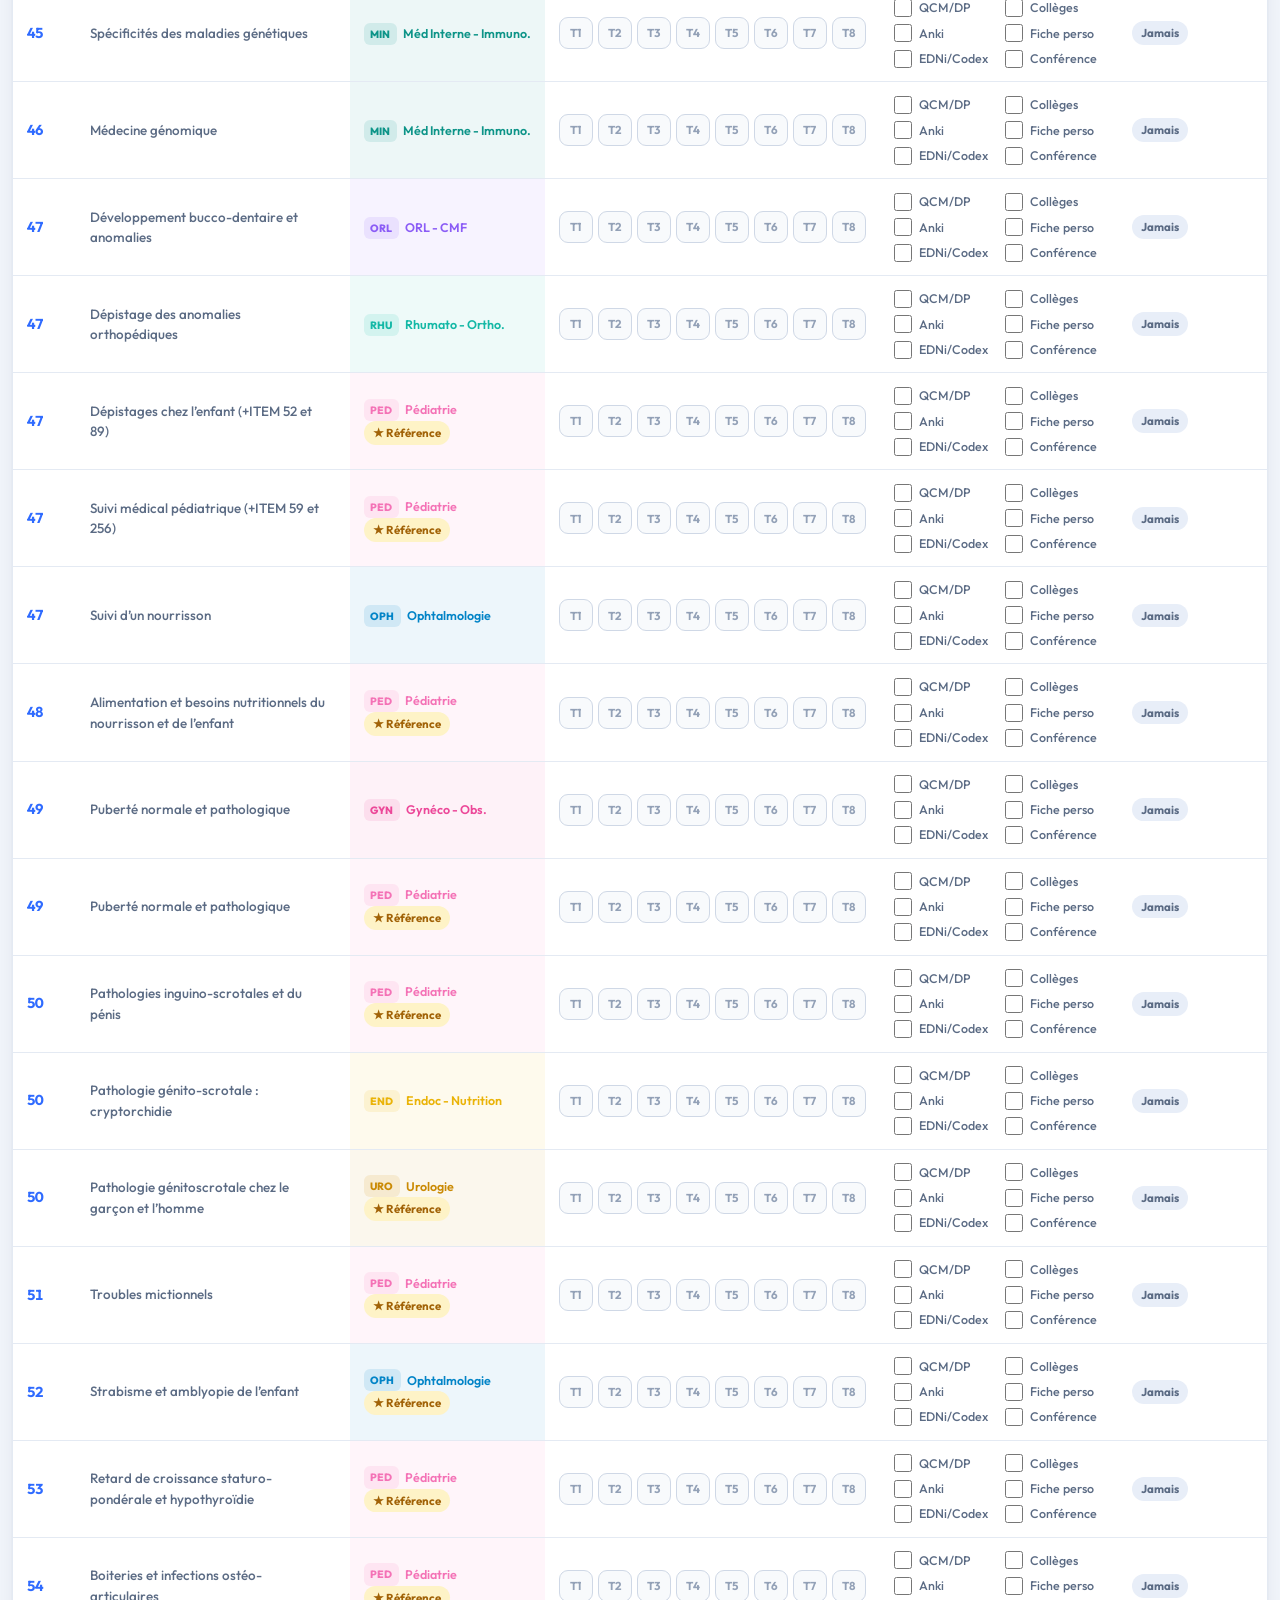
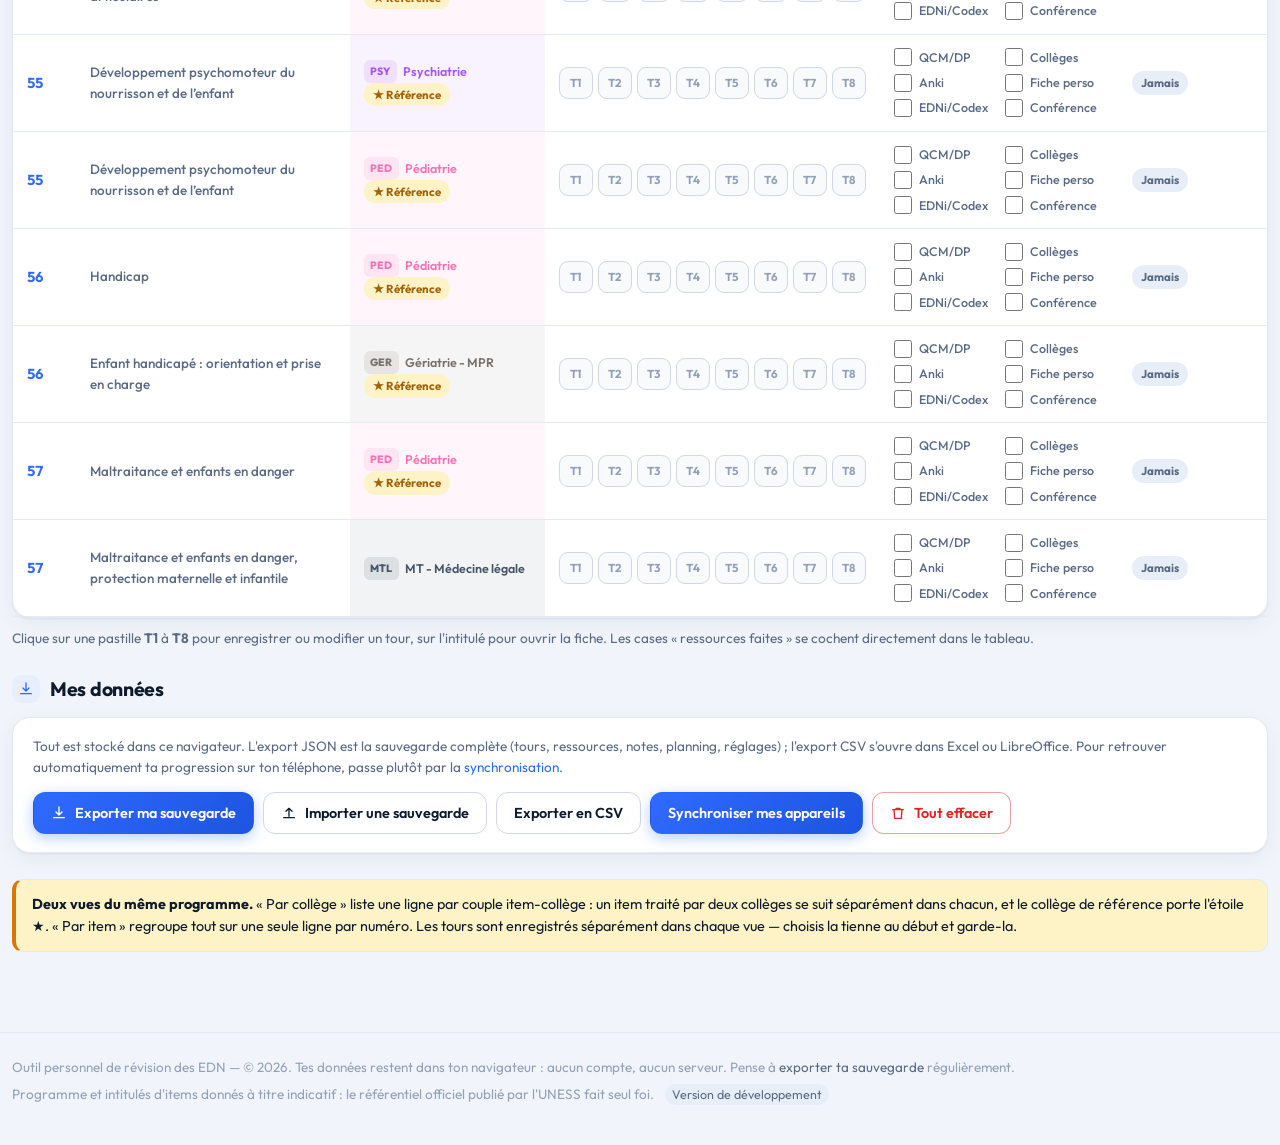
<file: items.html>
<!doctype html>
<html lang="fr" data-theme="clair">
<head>
<meta charset="utf-8">
<meta name="viewport" content="width=device-width, initial-scale=1, viewport-fit=cover">
<title>Liste des items — tableur de révision EDN | Révision EDN</title>
<meta name="description" content="Les items du programme EDN : 8 tours par item, niveau de confiance, ressources faites, filtres par collège et par statut, export CSV.">
<meta name="theme-color" content="#f1f5fb">
<meta name="color-scheme" content="light dark">
<meta name="mobile-web-app-capable" content="yes">
<meta name="apple-mobile-web-app-capable" content="yes">
<meta name="apple-mobile-web-app-status-bar-style" content="default">
<meta name="apple-mobile-web-app-title" content="EDN">
<link rel="manifest" href="manifest.webmanifest">
<link rel="apple-touch-icon" href="assets/apple-touch-icon.png">
<link rel="icon" href="data:image/svg+xml,%3Csvg xmlns='http://www.w3.org/2000/svg' viewBox='0 0 32 32'%3E%3Crect width='32' height='32' rx='9' fill='%232f6bff'/%3E%3Ctext x='16' y='22' font-family='sans-serif' font-size='15' font-weight='bold' fill='white' text-anchor='middle'%3EDN%3C/text%3E%3C/svg%3E">
<link rel="preconnect" href="https://fonts.googleapis.com">
<link rel="preconnect" href="https://fonts.gstatic.com" crossorigin>
<link rel="stylesheet" href="https://fonts.googleapis.com/css2?family=Outfit:wght@400;500;600;700;800&display=swap">
<meta name="edn-build" content="__BUILD__">
<link rel="stylesheet" href="assets/css/style.css?v=__BUILD__">
<script src="assets/js/items.js?v=__BUILD__"></script>
<script src="assets/js/store.js?v=__BUILD__"></script>
<script src="assets/js/sync.js?v=__BUILD__"></script>
<script src="assets/js/ui.js?v=__BUILD__"></script>
</head>
<body>

<header class="topbar">
  <div class="topbar__inner">
    <a class="brand" href="index.html">
      <span class="brand__mark">DN</span>
      <span>Révision EDN</span>
    </a>
    <nav class="tabs" aria-label="Navigation principale">
      <a href="stats.html"><svg viewBox="0 0 24 24" fill="currentColor" aria-hidden="true"><path d="M12 2a10 10 0 1 0 10 10h-10z"/><path d="M14 2.5A10 10 0 0 1 21.5 10H14z" opacity=".55"/></svg><span>Statistiques</span></a>
      <a href="specialites.html"><svg viewBox="0 0 24 24" fill="currentColor" aria-hidden="true"><rect x="3" y="8" width="7" height="13" rx="1"/><rect x="12" y="3" width="9" height="18" rx="1" opacity=".6"/></svg><span>Spécialités</span></a>
      <a href="items.html" aria-current="page"><svg viewBox="0 0 24 24" fill="currentColor" aria-hidden="true"><path d="M8 6h13M8 12h13M8 18h13" stroke="currentColor" stroke-width="2" stroke-linecap="round" fill="none"/><circle cx="3.5" cy="6" r="1.6"/><circle cx="3.5" cy="12" r="1.6"/><circle cx="3.5" cy="18" r="1.6"/></svg><span>Items</span></a>
      <a href="repartition.html"><svg viewBox="0 0 24 24" fill="currentColor" aria-hidden="true"><circle cx="12" cy="4.5" r="2.6"/><circle cx="5" cy="19" r="2.6"/><circle cx="19" cy="19" r="2.6"/><path d="M12 7.5v4.5M12 12H5.5v4M12 12h6.5v4" fill="none" stroke="currentColor" stroke-width="1.9" stroke-linecap="round" stroke-linejoin="round"/></svg><span>Répartition</span></a>
      <a href="planning.html"><svg viewBox="0 0 24 24" fill="currentColor" aria-hidden="true"><rect x="3" y="5" width="18" height="16" rx="2.5" fill="none" stroke="currentColor" stroke-width="2"/><path d="M3 10h18M8 3v4M16 3v4" stroke="currentColor" stroke-width="2" stroke-linecap="round"/></svg><span>Planning</span></a>
      <a href="cartes.html"><svg viewBox="0 0 24 24" fill="currentColor" aria-hidden="true"><rect x="2.5" y="6" width="14" height="11" rx="2" fill="none" stroke="currentColor" stroke-width="2"/><path d="M7 10.5h5M7 13h3" stroke="currentColor" stroke-width="1.8" stroke-linecap="round"/><path d="M19 8.5a2 2 0 0 1 2 2v6.5a2 2 0 0 1-2 2H9" fill="none" stroke="currentColor" stroke-width="2" stroke-linecap="round" opacity=".55"/></svg><span>Cartes</span></a>
      <a href="fiches.html"><svg viewBox="0 0 24 24" fill="currentColor" aria-hidden="true"><path d="M6 3h8l5 5v13a1 1 0 0 1-1 1H6a1 1 0 0 1-1-1V4a1 1 0 0 1 1-1z" fill="none" stroke="currentColor" stroke-width="2" stroke-linejoin="round"/><path d="M14 3v6h5" fill="none" stroke="currentColor" stroke-width="2" stroke-linejoin="round"/></svg><span>Fiches</span></a>
    </nav>
      <a class="sync" href="sync.html" id="sync-etat" data-phase="inactif" title="Synchronisation">
        <span class="sync__point"></span><span class="sync__txt">Sync</span>
      </a>
    <div class="themes" role="group" aria-label="Thème">
      <button type="button" data-theme="clair" aria-pressed="true">Clair</button>
      <button type="button" data-theme="sombre" aria-pressed="false">Sombre</button>
      <button type="button" data-theme="pastel" aria-pressed="false">Pastel</button>
    </div>
  </div>
</header>

<main>

<div class="wrap">

  <section>
    <div class="row" style="gap:10px">
      <div class="search">
        <svg viewBox="0 0 24 24" fill="currentColor" aria-hidden="true"><circle cx="11" cy="11" r="7" fill="none" stroke="currentColor" stroke-width="2"/><path d="M16.5 16.5 21 21" stroke="currentColor" stroke-width="2" stroke-linecap="round"/></svg>
        <label class="vh" for="f-q">Rechercher un item</label>
        <input type="search" id="f-q" placeholder="Rechercher un item, un numéro, un collège…" autocomplete="off">
      </div>
      <div class="filters">
        <label class="vh" for="f-ref">Collège en écriture</label>
        <select id="f-ref"><option value="">Tous les collèges en écriture ★</option></select>
        <label class="vh" for="f-col">Collège</label>
        <select id="f-col"><option value="">Tous les collèges</option></select>
        <label class="vh" for="f-statut">Statut</label>
        <select id="f-statut">
          <option value="">Tous les statuts</option>
          <option value="jamais">Jamais vu</option>
          <option value="retard">À revoir</option>
          <option value="encours">En cours</option>
          <option value="acquis">Acquis</option>
        </select>
        <label class="vh" for="f-tours">Tours</label>
        <select id="f-tours">
          <option value="">Tous les tours</option>
          <option value="0">Aucun tour</option>
          <option value="1-2">1 à 2 tours</option>
          <option value="3+">3 tours et plus</option>
          <option value="objectif">Objectif atteint</option>
        </select>
      </div>
    </div>
  </section>

  <section>
    <div class="card card--pad">
      <div class="row" style="justify-content:space-between;margin-bottom:12px">
        <strong>Progression globale</strong>
        <div class="themes" role="group" aria-label="Compter la progression en">
          <button type="button" data-prog="items" aria-pressed="true">Sur 367 items</button>
          <button type="button" data-prog="lignes" aria-pressed="false">Sur toutes les lignes</button>
        </div>
        <span class="muted small"><b id="s-vus">—</b> <span id="s-unite">items travaillés</span></span>
      </div>
      <div class="bar" style="height:9px;margin-bottom:16px"><span id="s-bar" style="width:0%"></span></div>
      <div class="row" style="gap:28px">
        <div><div style="font-size:1.5rem;font-weight:700;line-height:1.1" id="s-progression">—</div>
             <div class="small muted">de progression</div></div>
        <div><div style="font-size:1.5rem;font-weight:700;line-height:1.1;color:var(--red)" id="s-retard">—</div>
             <div class="small muted">à revoir</div></div>
        <div><div style="font-size:1.5rem;font-weight:700;line-height:1.1" id="s-tours">—</div>
             <div class="small muted">tours enregistrés</div></div>
        <div><div style="font-size:1.5rem;font-weight:700;line-height:1.1;color:var(--amber)" id="s-temps">—</div>
             <div class="small muted">de travail cumulé</div></div>
      </div>
    </div>
  </section>

  <section>
    <div class="card" id="table-card">

      <div class="card--pad" style="border-bottom:1px solid var(--line)">
        <div class="row" style="gap:12px">
          <div class="sec-title" style="margin:0">
            <span class="sec-title__icon"><svg viewBox="0 0 24 24" fill="currentColor" aria-hidden="true"><path d="M8 6h13M8 12h13M8 18h13" stroke="currentColor" stroke-width="2" stroke-linecap="round" fill="none"/><circle cx="3.5" cy="6" r="1.6"/><circle cx="3.5" cy="12" r="1.6"/><circle cx="3.5" cy="18" r="1.6"/></svg></span>
            <h2>Liste des items</h2>
          </div>
          <span class="tag tag--blue" id="compte">—</span>
          <div class="spacer"></div>
          <div class="themes" role="group" aria-label="Vue">
            <button type="button" data-vue="college" aria-pressed="true">Par collège</button>
            <button type="button" data-vue="item" aria-pressed="false">Par item</button>
          </div>
          <div class="pager">
            <button type="button" class="btn btn--sm" id="prec" aria-label="Page précédente"><svg viewBox="0 0 24 24" fill="currentColor" aria-hidden="true"><path d="M15 5 8 12l7 7" fill="none" stroke="currentColor" stroke-width="2.2" stroke-linecap="round" stroke-linejoin="round"/></svg></button>
            <span class="pager__page" id="page-courante">1 / 1</span>
            <button type="button" class="btn btn--sm" id="suiv" aria-label="Page suivante"><svg viewBox="0 0 24 24" fill="currentColor" aria-hidden="true"><path d="m9 5 7 7-7 7" fill="none" stroke="currentColor" stroke-width="2.2" stroke-linecap="round" stroke-linejoin="round"/></svg></button>
          </div>
          <button type="button" class="btn btn--sm" id="f-masques" aria-pressed="false">Masqués</button>
          <button type="button" class="btn btn--sm" id="f-reset"><svg viewBox="0 0 24 24" fill="currentColor" aria-hidden="true"><path d="M3 5h18l-7 8v6l-4 2v-8z" fill="none" stroke="currentColor" stroke-width="2" stroke-linejoin="round"/></svg> Réinitialiser</button>
        </div>
        <div class="legend" id="legende" style="margin-top:12px"></div>
      </div>

      <div class="tbl-wrap">
        <table class="tbl tbl--dense">
          <thead>
            <tr>
              <th class="sortable" data-tri="n" aria-sort="ascending">N° <span class="arrow">▲</span></th>
              <th class="sortable" data-tri="titre">Nom <span class="arrow">↕</span></th>
              <th class="sortable" data-tri="col"><span id="col-spe">Collège</span> <span class="arrow">↕</span></th>
              <th class="nowrap">Tours (T1-T8)</th>
              <th>Ressources faites</th>
              <th class="sortable nowrap" data-tri="dernier">Dernière révision <span class="arrow">↕</span></th>
            </tr>
          </thead>
          <tbody id="tbody"></tbody>
        </table>
      </div>

    </div>
    <p class="small muted" style="margin-top:10px">
      Clique sur une pastille <strong>T1</strong> à <strong>T8</strong> pour enregistrer ou modifier
      un tour, sur l'intitulé pour ouvrir la fiche. Les cases « ressources faites » se cochent
      directement dans le tableau.
    </p>
  </section>

  <section id="donnees">
    <div class="sec-title">
      <span class="sec-title__icon"><svg viewBox="0 0 24 24" fill="currentColor" aria-hidden="true"><path d="M12 3v12m0 0 4.5-4.5M12 15l-4.5-4.5M4 19h16" fill="none" stroke="currentColor" stroke-width="2" stroke-linecap="round" stroke-linejoin="round"/></svg></span>
      <h2>Mes données</h2>
    </div>
    <div class="card card--pad">
      <p class="muted small">Tout est stocké dans ce navigateur. L'export JSON est la sauvegarde
      complète (tours, ressources, notes, planning, réglages) ; l'export CSV s'ouvre dans Excel ou
      LibreOffice. Pour retrouver automatiquement ta progression sur ton téléphone, passe plutôt
      par la <a href="sync.html">synchronisation</a>.</p>
      <div class="btn-row">
        <button type="button" class="btn btn--primary" id="x-json"><svg viewBox="0 0 24 24" fill="currentColor" aria-hidden="true"><path d="M12 3v12m0 0 4.5-4.5M12 15l-4.5-4.5M4 19h16" fill="none" stroke="currentColor" stroke-width="2" stroke-linecap="round" stroke-linejoin="round"/></svg> Exporter ma sauvegarde</button>
        <label class="btn" style="margin:0;text-transform:none;letter-spacing:0;font-size:.9rem;color:var(--ink)">
          <svg viewBox="0 0 24 24" fill="currentColor" aria-hidden="true"><path d="M12 17V5m0 0 4.5 4.5M12 5 7.5 9.5M4 19h16" fill="none" stroke="currentColor" stroke-width="2" stroke-linecap="round" stroke-linejoin="round"/></svg> Importer une sauvegarde
          <input type="file" id="x-import" accept=".json,application/json" class="vh">
        </label>
        <button type="button" class="btn" id="x-csv">Exporter en CSV</button>
        <a class="btn btn--primary" href="sync.html">Synchroniser mes appareils</a>
        <button type="button" class="btn btn--danger" id="x-reset"><svg viewBox="0 0 24 24" fill="currentColor" aria-hidden="true"><path d="M4 7h16M9 7V5h6v2M6 7l1 13h10l1-13" fill="none" stroke="currentColor" stroke-width="2" stroke-linecap="round" stroke-linejoin="round"/></svg> Tout effacer</button>
      </div>
    </div>
  </section>

  <section>
    <div class="notice">
      <p class="mb0"><strong>Deux vues du même programme.</strong> « Par collège » liste une ligne
      par couple item-collège : un item traité par deux collèges se suit séparément dans chacun,
      et le collège de référence porte l'étoile ★. « Par item » regroupe tout sur une seule ligne
      par numéro. Les tours sont enregistrés séparément dans chaque vue — choisis la tienne au
      début et garde-la.</p>
    </div>
  </section>

</div>

<dialog id="detail" aria-labelledby="d-titre">
  <div class="modal__head" style="text-align:left">
    <button type="button" class="modal__close" id="d-fermer" aria-label="Fermer">✕</button>
    <h3 id="d-titre">Item</h3>
    <p id="d-nom" style="font-weight:500;color:var(--ink)"></p>
  </div>
  <div class="modal__body">
    <div class="row" style="gap:7px" id="d-cols"></div>

    <div class="card card--pad" style="box-shadow:none;background:var(--card-2)">
      <div class="row" style="justify-content:space-between">
        <strong class="small">Historique des tours</strong>
        <button type="button" class="btn btn--sm btn--primary" id="d-nouveau">Nouveau tour</button>
      </div>
      <div id="d-historique" style="margin-top:9px"></div>
      <p class="small muted" style="margin:10px 0 0">
        Prochaine révision conseillée : <strong id="d-prochaine">—</strong>
      </p>
    </div>

    <div>
      <label for="d-note">Note personnelle</label>
      <textarea id="d-note" placeholder="Pièges, tableaux à refaire, liens vers tes fiches…"></textarea>
    </div>

    <label class="row small check" style="font-weight:500;text-transform:none;letter-spacing:0;color:var(--ink);cursor:pointer">
      <input type="checkbox" id="d-masque" >
      Masquer cette ligne de mon programme
    </label>
  </div>
  <div class="modal__foot">
    <button type="button" class="btn btn--primary" onclick="document.getElementById('detail').close()">Fermer</button>
  </div>
</dialog>

</main>

<footer class="foot">
  <div class="wrap">
    <p class="mb0">
      Outil personnel de révision des EDN — &copy; <span id="annee"></span>.
      Tes données restent dans ton navigateur : aucun compte, aucun serveur.
      Pense à <a href="items.html#donnees">exporter ta sauvegarde</a> régulièrement.
    </p>
    <p class="mb0 small" style="margin-top:6px">
      Programme et intitulés d'items donnés à titre indicatif : le référentiel officiel
      publié par l'UNESS fait seul foi.
      <span class="version" id="version"></span>
    </p>
  </div>
</footer>
<script src="assets/js/page-items.js?v=__BUILD__"></script>

</body>
</html>
</file>
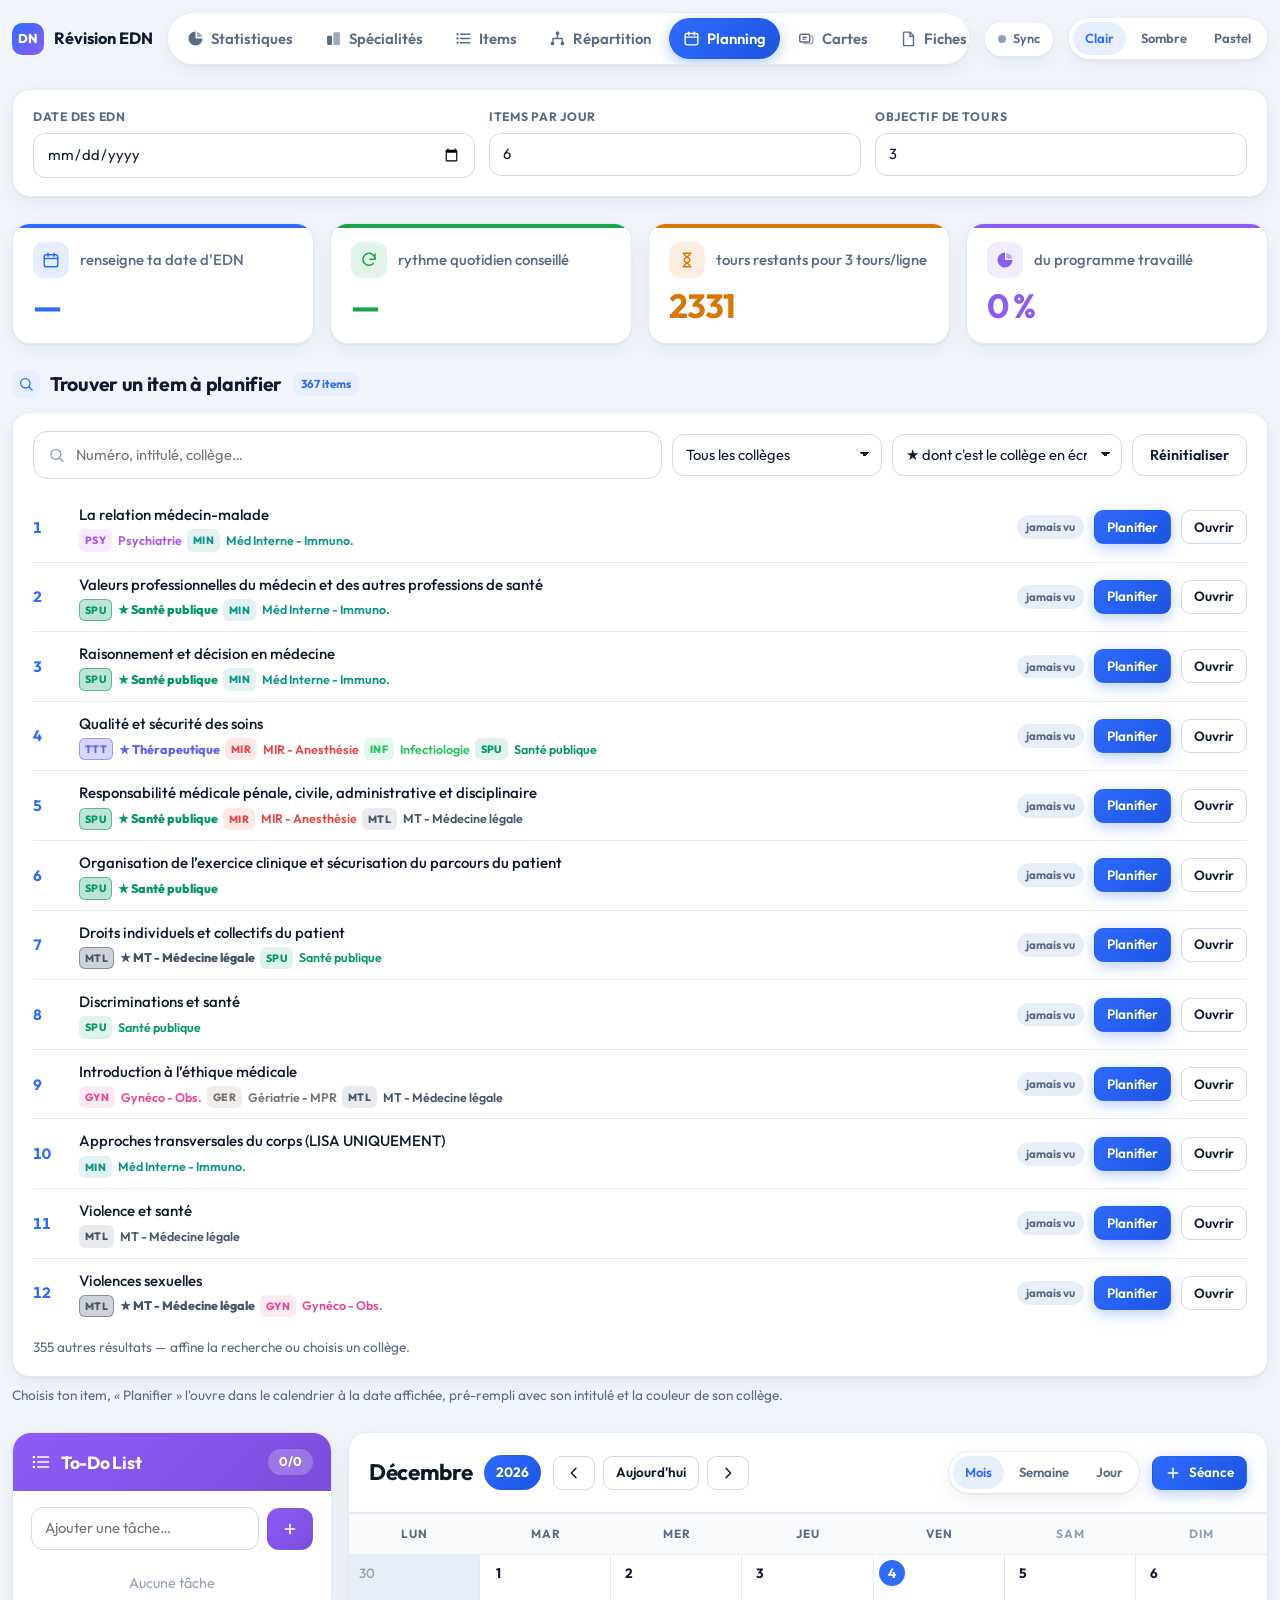
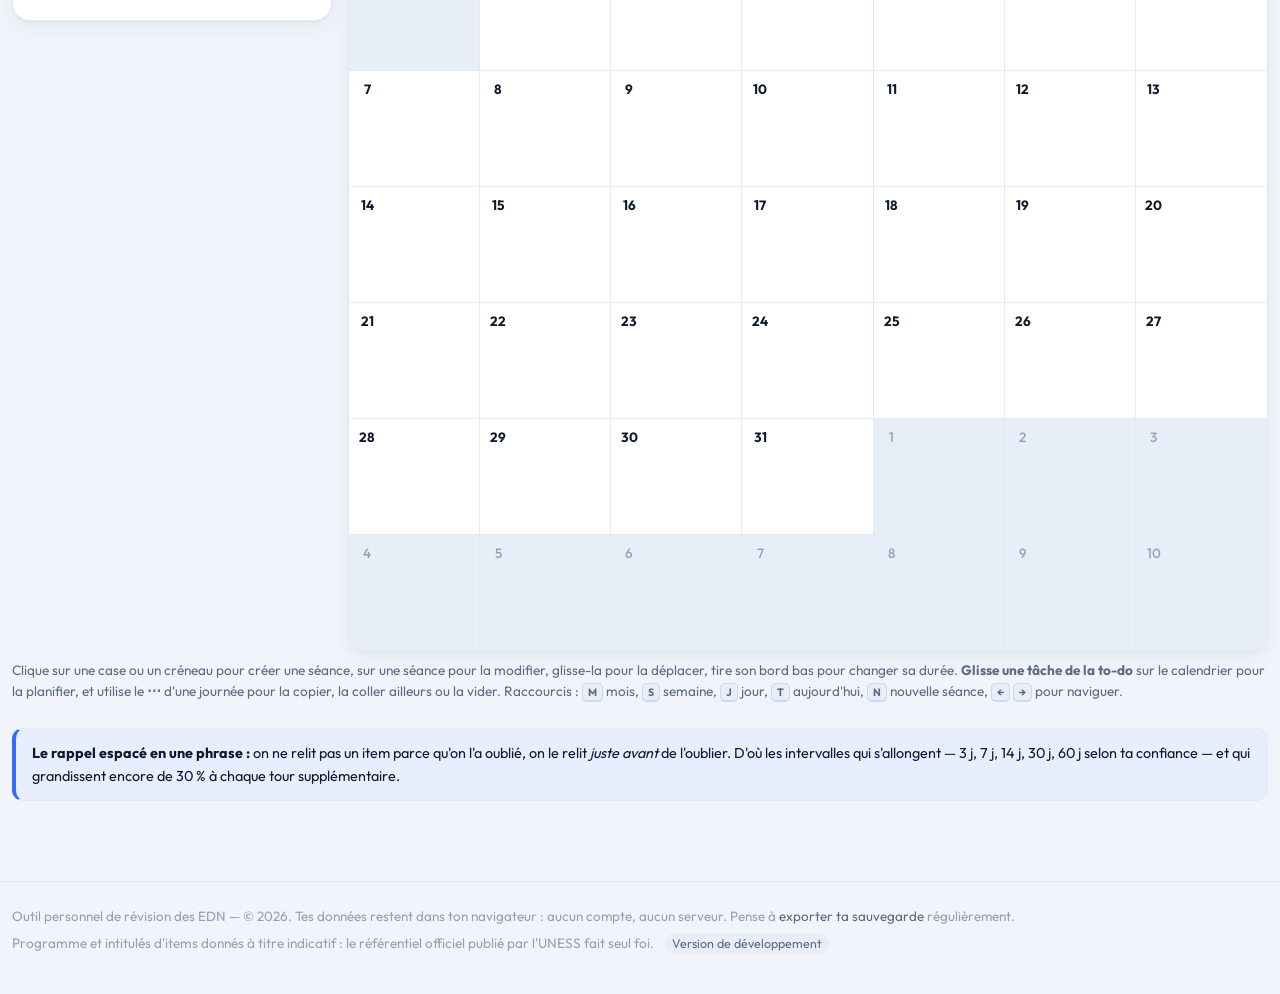
<file: planning.html>
<!doctype html>
<html lang="fr" data-theme="clair">
<head>
<meta charset="utf-8">
<meta name="viewport" content="width=device-width, initial-scale=1, viewport-fit=cover">
<title>Planning de révision EDN | Révision EDN</title>
<meta name="description" content="Planning de révision EDN : compte à rebours, rythme quotidien, séance du jour, calendrier mensuel annotable et to-do list.">
<meta name="theme-color" content="#f1f5fb">
<meta name="color-scheme" content="light dark">
<meta name="mobile-web-app-capable" content="yes">
<meta name="apple-mobile-web-app-capable" content="yes">
<meta name="apple-mobile-web-app-status-bar-style" content="default">
<meta name="apple-mobile-web-app-title" content="EDN">
<link rel="manifest" href="manifest.webmanifest">
<link rel="apple-touch-icon" href="assets/apple-touch-icon.png">
<link rel="icon" href="data:image/svg+xml,%3Csvg xmlns='http://www.w3.org/2000/svg' viewBox='0 0 32 32'%3E%3Crect width='32' height='32' rx='9' fill='%232f6bff'/%3E%3Ctext x='16' y='22' font-family='sans-serif' font-size='15' font-weight='bold' fill='white' text-anchor='middle'%3EDN%3C/text%3E%3C/svg%3E">
<link rel="preconnect" href="https://fonts.googleapis.com">
<link rel="preconnect" href="https://fonts.gstatic.com" crossorigin>
<link rel="stylesheet" href="https://fonts.googleapis.com/css2?family=Outfit:wght@400;500;600;700;800&display=swap">
<meta name="edn-build" content="__BUILD__">
<link rel="stylesheet" href="assets/css/style.css?v=__BUILD__">
<script src="assets/js/items.js?v=__BUILD__"></script>
<script src="assets/js/store.js?v=__BUILD__"></script>
<script src="assets/js/sync.js?v=__BUILD__"></script>
<script src="assets/js/ui.js?v=__BUILD__"></script>
</head>
<body>

<header class="topbar">
  <div class="topbar__inner">
    <a class="brand" href="index.html">
      <span class="brand__mark">DN</span>
      <span>Révision EDN</span>
    </a>
    <nav class="tabs" aria-label="Navigation principale">
      <a href="stats.html"><svg viewBox="0 0 24 24" fill="currentColor" aria-hidden="true"><path d="M12 2a10 10 0 1 0 10 10h-10z"/><path d="M14 2.5A10 10 0 0 1 21.5 10H14z" opacity=".55"/></svg><span>Statistiques</span></a>
      <a href="specialites.html"><svg viewBox="0 0 24 24" fill="currentColor" aria-hidden="true"><rect x="3" y="8" width="7" height="13" rx="1"/><rect x="12" y="3" width="9" height="18" rx="1" opacity=".6"/></svg><span>Spécialités</span></a>
      <a href="items.html"><svg viewBox="0 0 24 24" fill="currentColor" aria-hidden="true"><path d="M8 6h13M8 12h13M8 18h13" stroke="currentColor" stroke-width="2" stroke-linecap="round" fill="none"/><circle cx="3.5" cy="6" r="1.6"/><circle cx="3.5" cy="12" r="1.6"/><circle cx="3.5" cy="18" r="1.6"/></svg><span>Items</span></a>
      <a href="repartition.html"><svg viewBox="0 0 24 24" fill="currentColor" aria-hidden="true"><circle cx="12" cy="4.5" r="2.6"/><circle cx="5" cy="19" r="2.6"/><circle cx="19" cy="19" r="2.6"/><path d="M12 7.5v4.5M12 12H5.5v4M12 12h6.5v4" fill="none" stroke="currentColor" stroke-width="1.9" stroke-linecap="round" stroke-linejoin="round"/></svg><span>Répartition</span></a>
      <a href="planning.html" aria-current="page"><svg viewBox="0 0 24 24" fill="currentColor" aria-hidden="true"><rect x="3" y="5" width="18" height="16" rx="2.5" fill="none" stroke="currentColor" stroke-width="2"/><path d="M3 10h18M8 3v4M16 3v4" stroke="currentColor" stroke-width="2" stroke-linecap="round"/></svg><span>Planning</span></a>
      <a href="cartes.html"><svg viewBox="0 0 24 24" fill="currentColor" aria-hidden="true"><rect x="2.5" y="6" width="14" height="11" rx="2" fill="none" stroke="currentColor" stroke-width="2"/><path d="M7 10.5h5M7 13h3" stroke="currentColor" stroke-width="1.8" stroke-linecap="round"/><path d="M19 8.5a2 2 0 0 1 2 2v6.5a2 2 0 0 1-2 2H9" fill="none" stroke="currentColor" stroke-width="2" stroke-linecap="round" opacity=".55"/></svg><span>Cartes</span></a>
      <a href="fiches.html"><svg viewBox="0 0 24 24" fill="currentColor" aria-hidden="true"><path d="M6 3h8l5 5v13a1 1 0 0 1-1 1H6a1 1 0 0 1-1-1V4a1 1 0 0 1 1-1z" fill="none" stroke="currentColor" stroke-width="2" stroke-linejoin="round"/><path d="M14 3v6h5" fill="none" stroke="currentColor" stroke-width="2" stroke-linejoin="round"/></svg><span>Fiches</span></a>
    </nav>
      <a class="sync" href="sync.html" id="sync-etat" data-phase="inactif" title="Synchronisation">
        <span class="sync__point"></span><span class="sync__txt">Sync</span>
      </a>
    <div class="themes" role="group" aria-label="Thème">
      <button type="button" data-theme="clair" aria-pressed="true">Clair</button>
      <button type="button" data-theme="sombre" aria-pressed="false">Sombre</button>
      <button type="button" data-theme="pastel" aria-pressed="false">Pastel</button>
    </div>
  </div>
</header>

<main>

<div class="wrap">

  <section>
    <div class="card card--pad">
      <div class="reglages">
        <div style="flex:1 1 200px">
          <label for="r-date">Date des EDN</label>
          <input type="date" id="r-date">
        </div>
        <div style="flex:1 1 130px">
          <label for="r-items">Items par jour</label>
          <input type="number" id="r-items" min="1" max="40" step="1">
        </div>
        <div style="flex:1 1 130px">
          <label for="r-tours">Objectif de tours</label>
          <input type="number" id="r-tours" min="1" max="8" step="1">
        </div>
      </div>
    </div>
  </section>

  <section>
    <div class="grid grid--4">
      <div class="stat-card" style="--accent-color:var(--blue)">
        <div class="stat-card__head"><span class="stat-card__icon"><svg viewBox="0 0 24 24" fill="currentColor" aria-hidden="true"><rect x="3" y="5" width="18" height="16" rx="2.5" fill="none" stroke="currentColor" stroke-width="2"/><path d="M3 10h18M8 3v4M16 3v4" stroke="currentColor" stroke-width="2" stroke-linecap="round"/></svg></span>
          <span class="stat-card__label" id="p-jours-note">jours avant les EDN</span></div>
        <div class="stat-card__value" id="p-jours">—</div>
      </div>
      <div class="stat-card" style="--accent-color:var(--green)">
        <div class="stat-card__head"><span class="stat-card__icon"><svg viewBox="0 0 24 24" fill="currentColor" aria-hidden="true"><path d="M20 11a8 8 0 1 0-2.3 5.7" fill="none" stroke="currentColor" stroke-width="2" stroke-linecap="round"/><path d="M20 4v7h-7" fill="none" stroke="currentColor" stroke-width="2" stroke-linecap="round" stroke-linejoin="round"/></svg></span>
          <span class="stat-card__label" id="p-rythme-note">rythme quotidien conseillé</span></div>
        <div class="stat-card__value" id="p-rythme">—</div>
      </div>
      <div class="stat-card" style="--accent-color:var(--amber)">
        <div class="stat-card__head"><span class="stat-card__icon"><svg viewBox="0 0 24 24" fill="currentColor" aria-hidden="true"><path d="M7 3h10M7 21h10M8 3c0 5 8 5 8 9s-8 4-8 9M16 3c0 5-8 5-8 9s8 4 8 9" fill="none" stroke="currentColor" stroke-width="2" stroke-linecap="round"/></svg></span>
          <span class="stat-card__label">tours restants pour <span id="p-objectif">3</span> tours/ligne</span></div>
        <div class="stat-card__value" id="p-restants">—</div>
      </div>
      <div class="stat-card" style="--accent-color:var(--violet)">
        <div class="stat-card__head"><span class="stat-card__icon"><svg viewBox="0 0 24 24" fill="currentColor" aria-hidden="true"><path d="M12 2a10 10 0 1 0 10 10h-10z"/><path d="M14 2.5A10 10 0 0 1 21.5 10H14z" opacity=".55"/></svg></span>
          <span class="stat-card__label">du programme travaillé</span></div>
        <div class="stat-card__value" id="p-progression">—</div>
      </div>
    </div>
  </section>

  <section>
    <div class="sec-title">
      <span class="sec-title__icon"><svg viewBox="0 0 24 24" fill="currentColor" aria-hidden="true"><circle cx="11" cy="11" r="7" fill="none" stroke="currentColor" stroke-width="2"/><path d="M16.5 16.5 21 21" stroke="currentColor" stroke-width="2" stroke-linecap="round"/></svg></span>
      <h2>Trouver un item à planifier</h2>
      <span class="tag tag--blue" id="p-compte">—</span>
    </div>
    <div class="card card--pad">
      <div class="row" style="gap:10px;margin-bottom:14px">
        <div class="search" style="flex:1 1 260px">
          <svg viewBox="0 0 24 24" fill="currentColor" aria-hidden="true"><circle cx="11" cy="11" r="7" fill="none" stroke="currentColor" stroke-width="2"/><path d="M16.5 16.5 21 21" stroke="currentColor" stroke-width="2" stroke-linecap="round"/></svg>
          <label class="vh" for="p-q">Rechercher un item</label>
          <input type="search" id="p-q" placeholder="Numéro, intitulé, collège…" autocomplete="off">
        </div>
        <label class="vh" for="p-col">Collège</label>
        <select id="p-col" style="flex:0 1 210px"></select>
        <label class="vh" for="p-portee">Sur quel critère</label>
        <select id="p-portee" style="flex:0 1 230px">
          <option value="ref">★ dont c'est le collège en écriture</option>
          <option value="present">présents dans ce collège</option>
        </select>
        <button type="button" class="btn" id="p-reset">Réinitialiser</button>
      </div>
      <div id="p-resultats"></div>
    </div>
    <p class="small muted" style="margin-top:8px">
      Choisis ton item, « Planifier » l'ouvre dans le calendrier à la date affichée,
      pré-rempli avec son intitulé et la couleur de son collège.
    </p>
  </section>

  <section>
    <div class="grid grid--planning">

      <div class="card" id="todo" style="align-self:start">
        <div class="todo__head">
          <svg viewBox="0 0 24 24" fill="currentColor" aria-hidden="true"><path d="M8 6h13M8 12h13M8 18h13" stroke="currentColor" stroke-width="2" stroke-linecap="round" fill="none"/><circle cx="3.5" cy="6" r="1.6"/><circle cx="3.5" cy="12" r="1.6"/><circle cx="3.5" cy="18" r="1.6"/></svg>
          <h2>To-Do List</h2>
          <span class="todo__count" id="todo-compte">0/0</span>
        </div>
        <div class="todo__body">
          <form class="row" style="gap:8px;flex-wrap:nowrap" id="todo-form">
            <label class="vh" for="todo-input">Nouvelle tâche</label>
            <input type="text" id="todo-input" placeholder="Ajouter une tâche…" autocomplete="off">
            <button type="submit" class="btn btn--violet" style="flex:none;width:46px;padding:0" aria-label="Ajouter"><svg viewBox="0 0 24 24" fill="currentColor" aria-hidden="true"><path d="M12 5v14M5 12h14" fill="none" stroke="currentColor" stroke-width="2.4" stroke-linecap="round"/></svg></button>
          </form>
          <ul class="todo__list" id="todo-liste"></ul>
        </div>
      </div>

      <div class="card">
        <div class="card--pad" style="border-bottom:1px solid var(--line)">
          <div class="row" style="gap:12px">
            <h2 style="margin:0;font-size:1.4rem" id="cal-titre">—</h2>
            <span class="pager__page" id="cal-annee">—</span>
            <div class="pager">
              <button type="button" class="btn btn--sm" id="cal-prec" aria-label="Période précédente"><svg viewBox="0 0 24 24" fill="currentColor" aria-hidden="true"><path d="M15 5 8 12l7 7" fill="none" stroke="currentColor" stroke-width="2.2" stroke-linecap="round" stroke-linejoin="round"/></svg></button>
              <button type="button" class="btn btn--sm" id="cal-auj">Aujourd'hui</button>
              <button type="button" class="btn btn--sm" id="cal-suiv" aria-label="Période suivante"><svg viewBox="0 0 24 24" fill="currentColor" aria-hidden="true"><path d="m9 5 7 7-7 7" fill="none" stroke="currentColor" stroke-width="2.2" stroke-linecap="round" stroke-linejoin="round"/></svg></button>
            </div>
            <div class="spacer"></div>
            <div class="themes" role="group" aria-label="Vue du calendrier">
              <button type="button" data-vue="mois" aria-pressed="true">Mois</button>
              <button type="button" data-vue="semaine" aria-pressed="false">Semaine</button>
              <button type="button" data-vue="jour" aria-pressed="false">Jour</button>
            </div>
            <button type="button" class="btn btn--sm btn--primary" id="cal-nouveau"><svg viewBox="0 0 24 24" fill="currentColor" aria-hidden="true"><path d="M12 5v14M5 12h14" fill="none" stroke="currentColor" stroke-width="2.4" stroke-linecap="round"/></svg> Séance</button>
          </div>
        </div>
        <div id="cal-corps"></div>
      </div>

    </div>
    <p class="small muted" style="margin-top:8px">
      Clique sur une case ou un créneau pour créer une séance, sur une séance pour la modifier,
      glisse-la pour la déplacer, tire son bord bas pour changer sa durée.
      <strong>Glisse une tâche de la to-do</strong> sur le calendrier pour la planifier, et
      utilise le <strong>⋯</strong> d'une journée pour la copier, la coller ailleurs ou la vider.
      Raccourcis :
      <kbd>M</kbd> mois, <kbd>S</kbd> semaine, <kbd>J</kbd> jour, <kbd>T</kbd> aujourd'hui,
      <kbd>N</kbd> nouvelle séance, <kbd>←</kbd> <kbd>→</kbd> pour naviguer.
    </p>
  </section>

  <section>
    <div class="notice notice--info">
      <p class="mb0"><strong>Le rappel espacé en une phrase :</strong> on ne relit pas un item
      parce qu'on l'a oublié, on le relit <em>juste avant</em> de l'oublier. D'où les intervalles
      qui s'allongent — 3 j, 7 j, 14 j, 30 j, 60 j selon ta confiance — et qui grandissent encore
      de 30 % à chaque tour supplémentaire.</p>
    </div>
  </section>

</div>

<dialog id="evenement" aria-labelledby="ev-titre">
  <div class="modal__head" style="text-align:left">
    <button type="button" class="modal__close" id="ev-fermer" aria-label="Fermer">✕</button>
    <h3 id="ev-titre">Nouvelle séance</h3>
  </div>
  <div class="modal__body">
    <div>
      <label for="ev-t">Intitulé</label>
      <input type="text" id="ev-t" placeholder="Cardio — items 221 à 239" autocomplete="off">
    </div>
    <div class="reglages">
      <div style="flex:1 1 170px">
        <label for="ev-d">Date</label>
        <input type="date" id="ev-d">
      </div>
      <div style="flex:1 1 150px">
        <label for="ev-c">Collège</label>
        <select id="ev-c"></select>
      </div>
    </div>
    <label class="row small check" style="font-weight:500;text-transform:none;letter-spacing:0;color:var(--ink)">
      <input type="checkbox" id="ev-jour">
      Journée entière
    </label>
    <div class="reglages" id="ev-horaires">
      <div style="flex:1 1 130px">
        <label for="ev-h">Début</label>
        <input type="time" id="ev-h" step="300">
      </div>
      <div style="flex:1 1 130px">
        <label for="ev-m">Durée (min)</label>
        <input type="number" id="ev-m" min="5" max="1440" step="5">
      </div>
    </div>
    <div>
      <label for="ev-freq">Répéter</label>
      <select id="ev-freq">
        <option value="jamais">Ne pas répéter</option>
        <option value="jour">Tous les jours</option>
        <option value="ouvres">Du lundi au vendredi</option>
        <option value="semaine">Toutes les semaines, ce jour-là</option>
        <option value="jours">Certains jours de la semaine…</option>
      </select>
    </div>

    <div class="hide" id="ev-choixjours">
      <label>Jours concernés</label>
      <div class="jours-semaine">
        <label><input type="checkbox" value="0">Lun</label>
        <label><input type="checkbox" value="1">Mar</label>
        <label><input type="checkbox" value="2">Mer</label>
        <label><input type="checkbox" value="3">Jeu</label>
        <label><input type="checkbox" value="4">Ven</label>
        <label><input type="checkbox" value="5">Sam</label>
        <label><input type="checkbox" value="6">Dim</label>
      </div>
    </div>

    <div class="hide" id="ev-fin">
      <label for="ev-jusqu">Jusqu'au</label>
      <input type="date" id="ev-jusqu">
    </div>

    <div class="hide" id="ev-serie">
      <div class="notice notice--info" style="padding:10px 13px">
        <p class="mb0 small">Cette séance fait partie d'une série.
        <button type="button" class="btn btn--sm btn--danger" id="ev-serie-suppr"
          style="margin-left:6px">Supprimer toute la série</button></p>
      </div>
    </div>

    <div>
      <label for="ev-n">Note</label>
      <textarea id="ev-n" placeholder="Ce qu'il faut couvrir, les pièges à revoir…"></textarea>
    </div>
  </div>
  <div class="modal__foot">
    <button type="button" class="btn btn--primary" id="ev-valider">Enregistrer</button>
    <button type="button" class="btn btn--danger" id="ev-supprimer">Supprimer</button>
  </div>
</dialog>

</main>

<footer class="foot">
  <div class="wrap">
    <p class="mb0">
      Outil personnel de révision des EDN — &copy; <span id="annee"></span>.
      Tes données restent dans ton navigateur : aucun compte, aucun serveur.
      Pense à <a href="items.html#donnees">exporter ta sauvegarde</a> régulièrement.
    </p>
    <p class="mb0 small" style="margin-top:6px">
      Programme et intitulés d'items donnés à titre indicatif : le référentiel officiel
      publié par l'UNESS fait seul foi.
      <span class="version" id="version"></span>
    </p>
  </div>
</footer>
<script src="assets/js/page-planning.js?v=__BUILD__"></script>

</body>
</html>
</file>
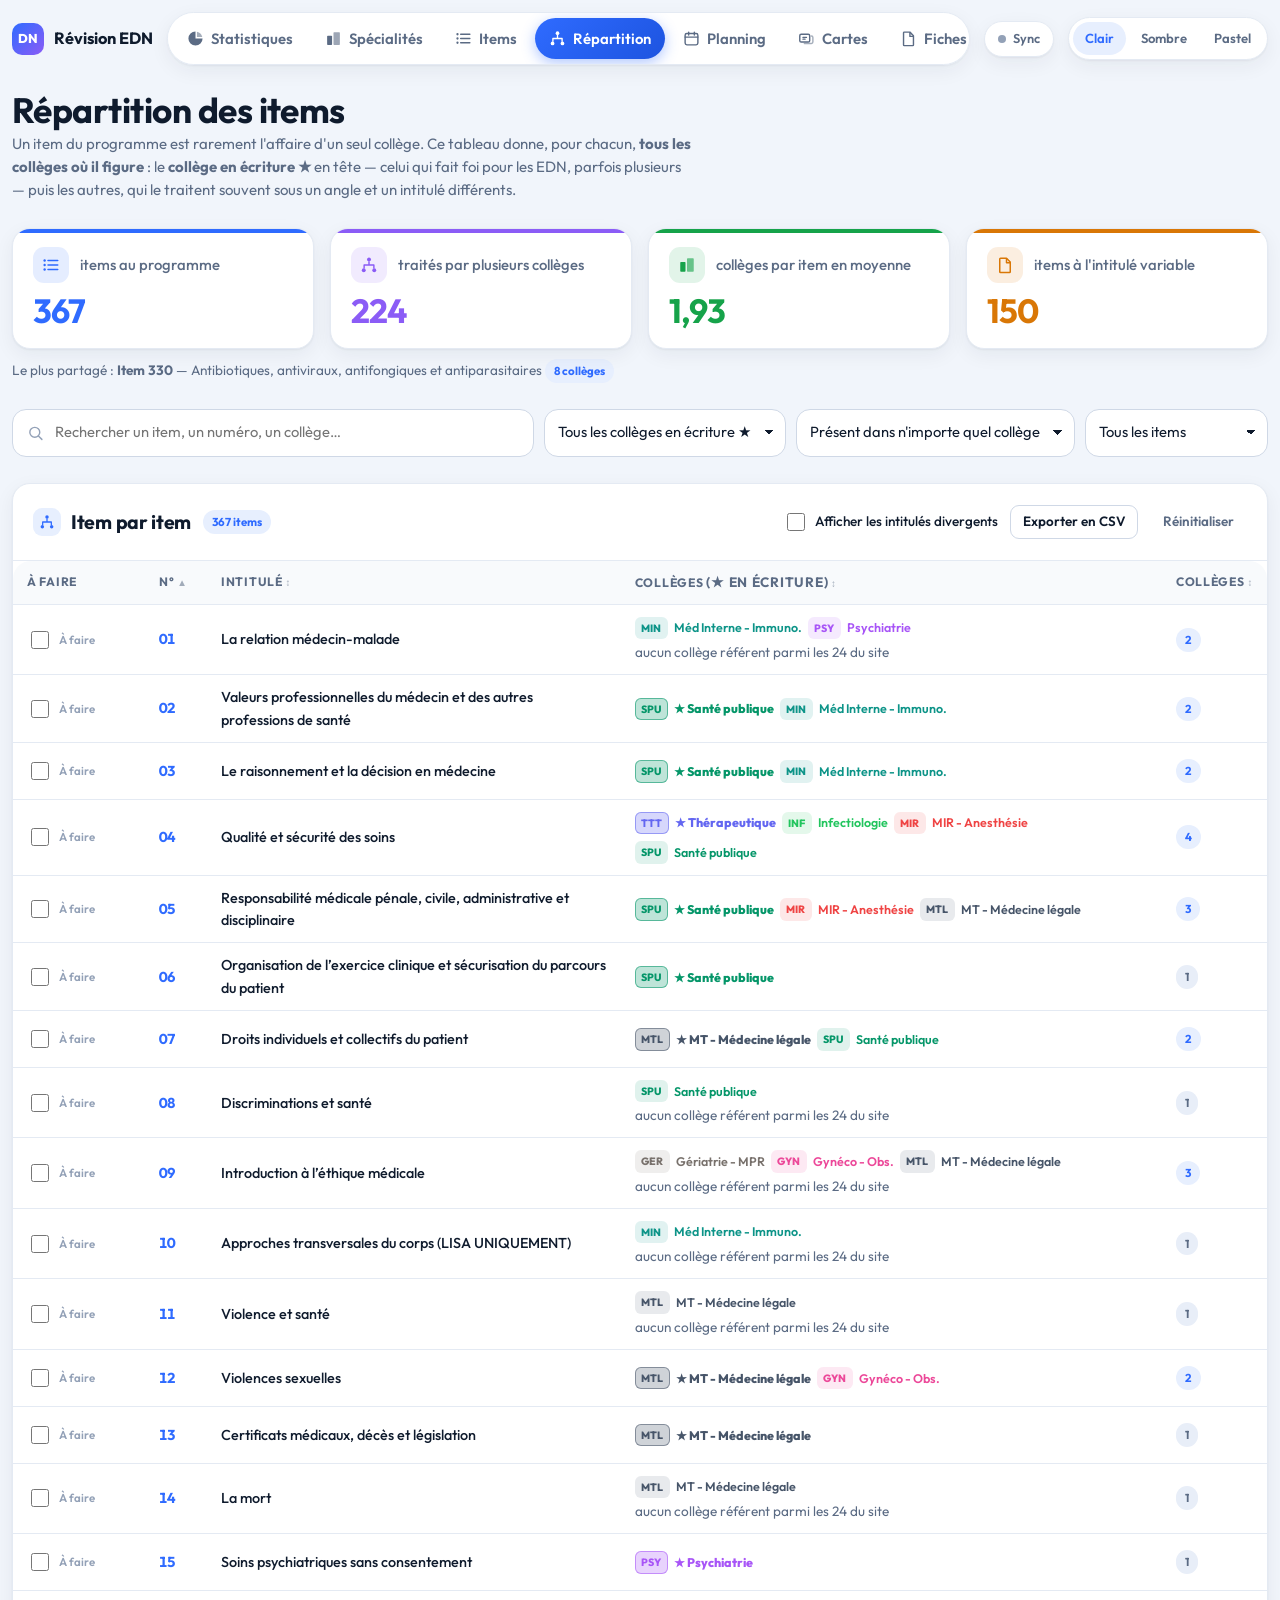
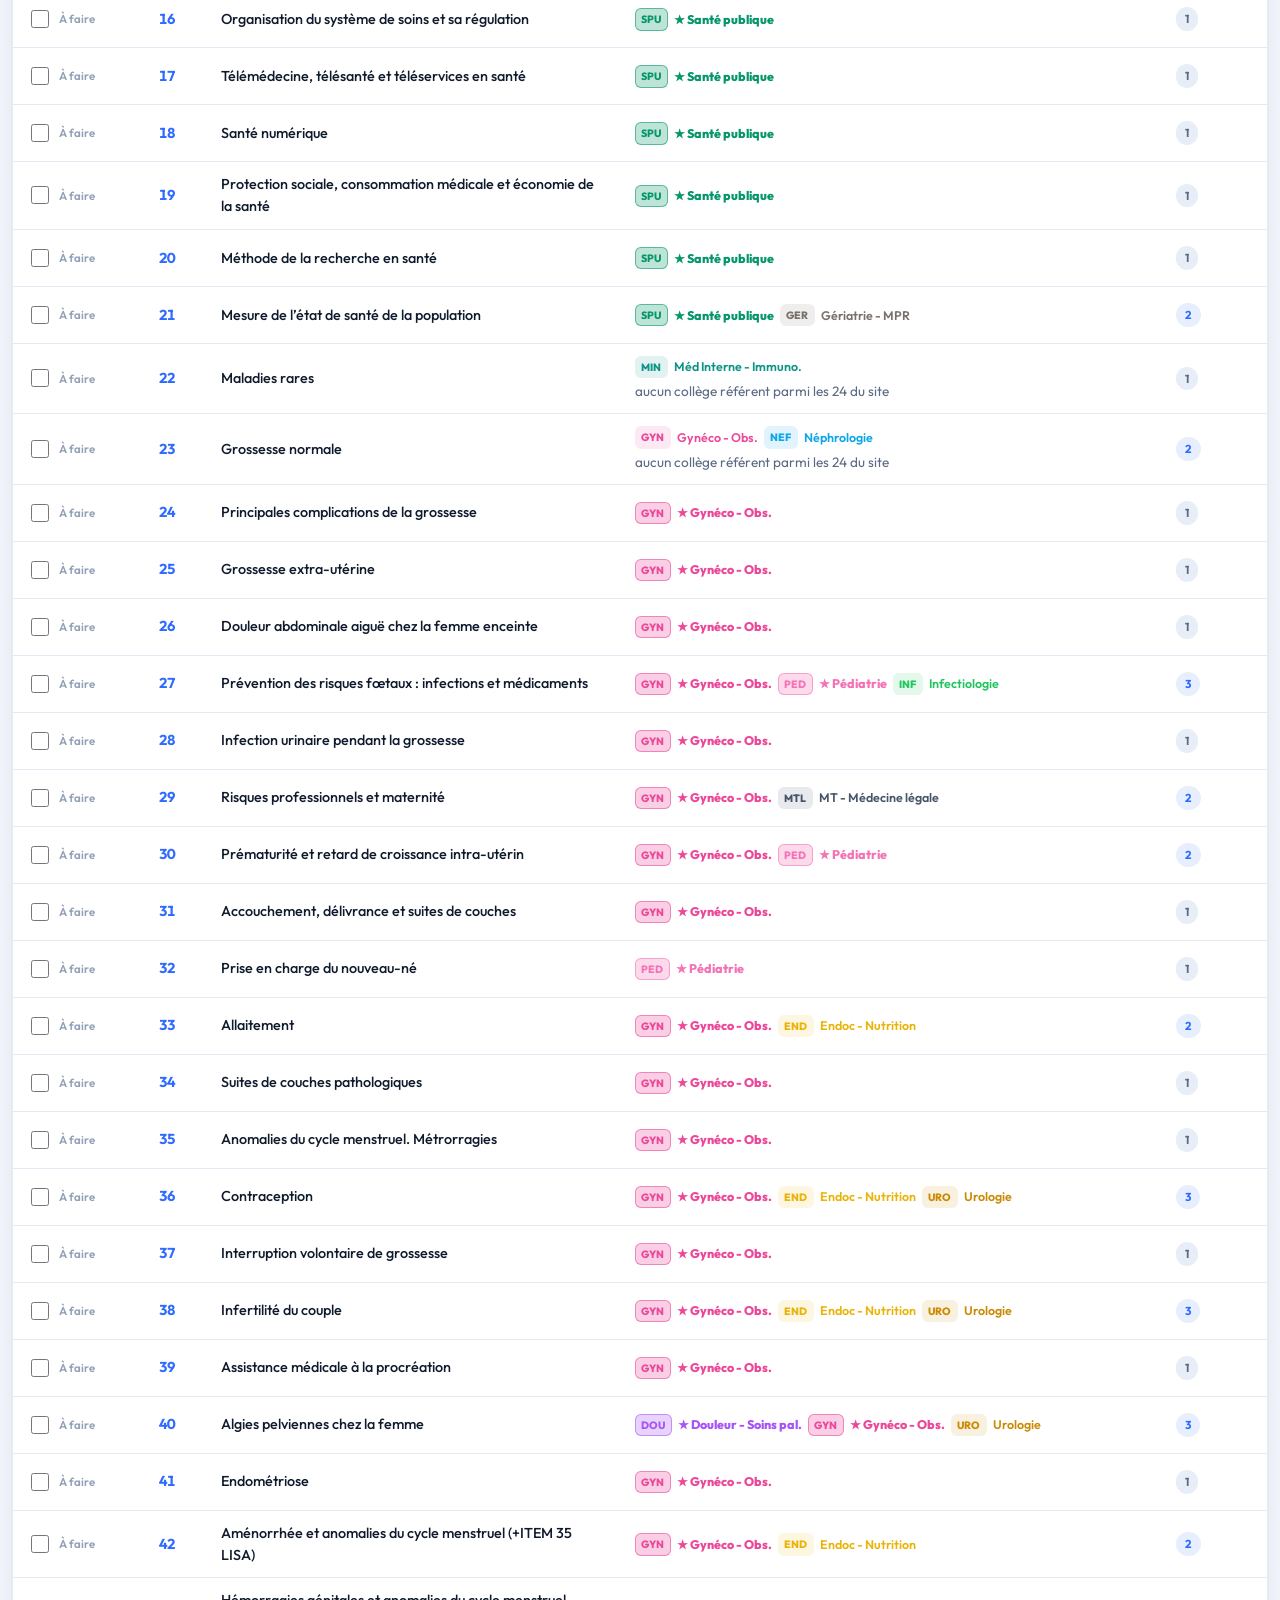
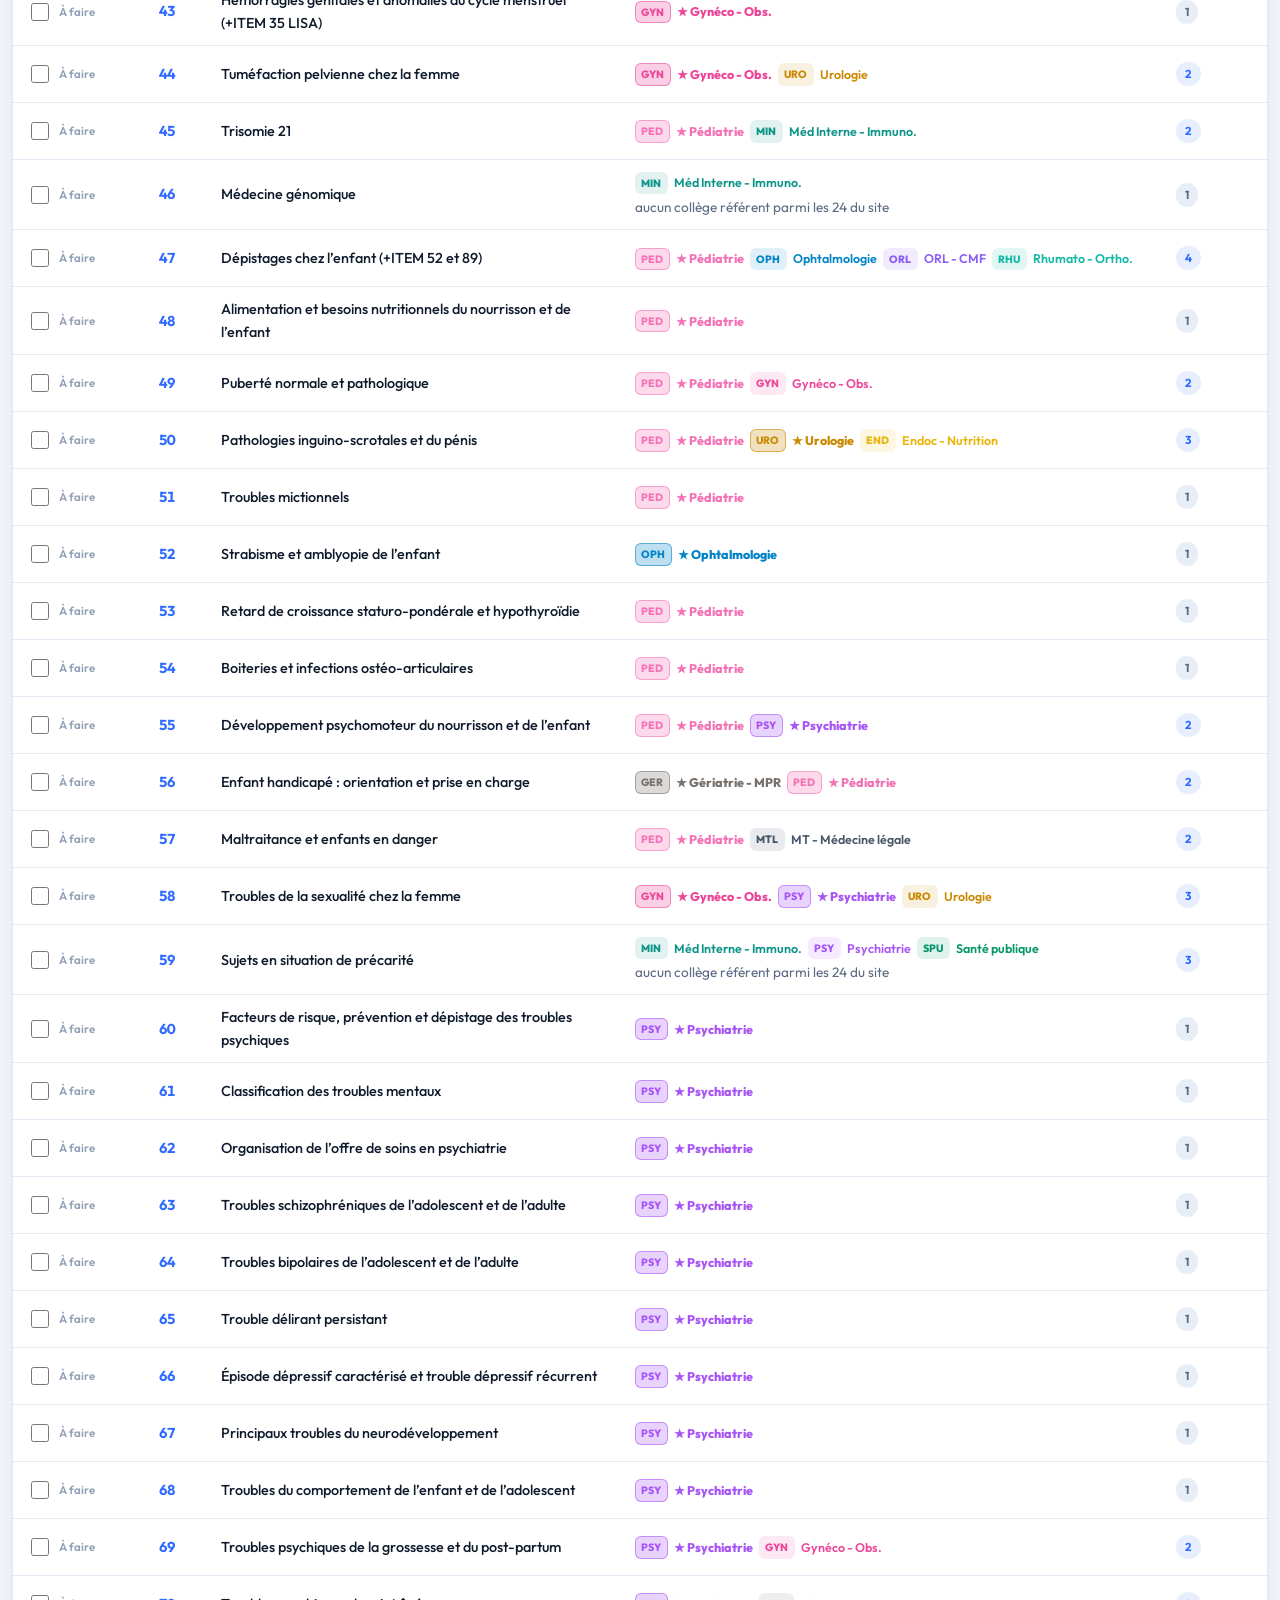
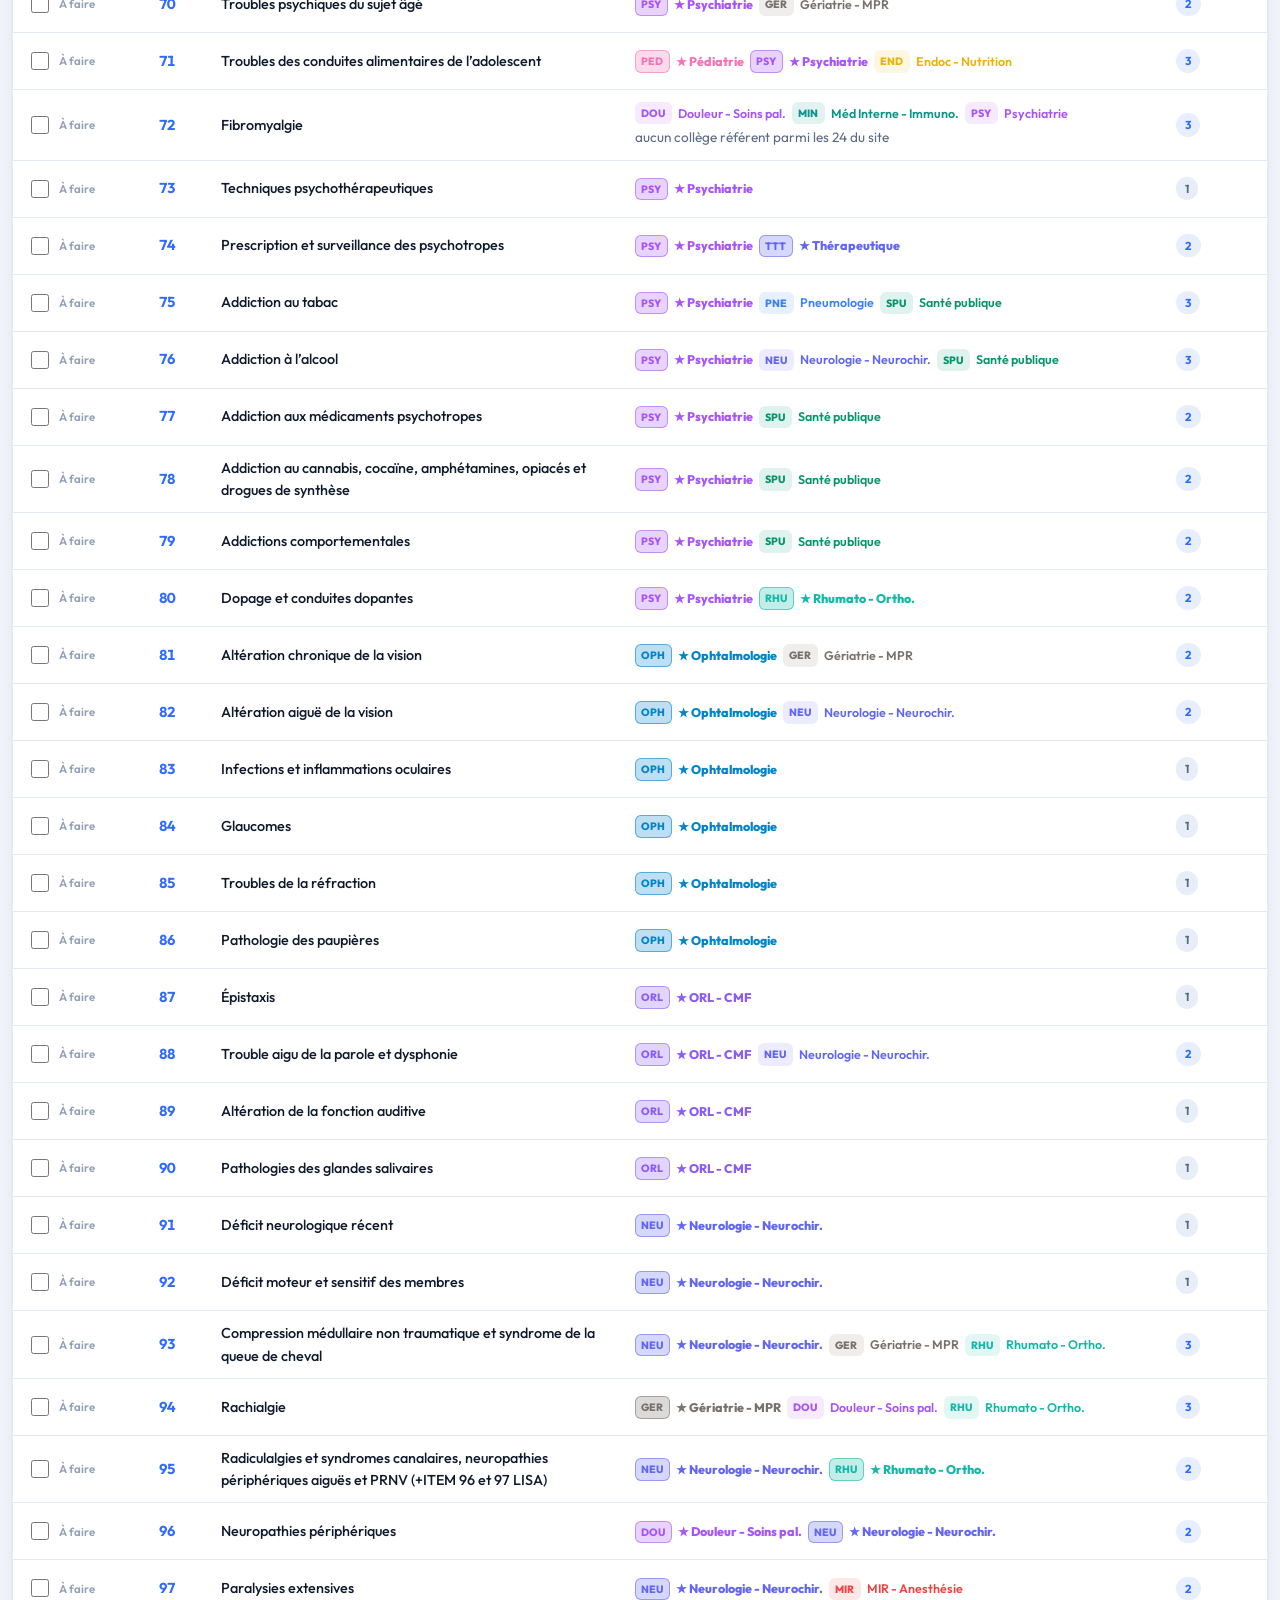
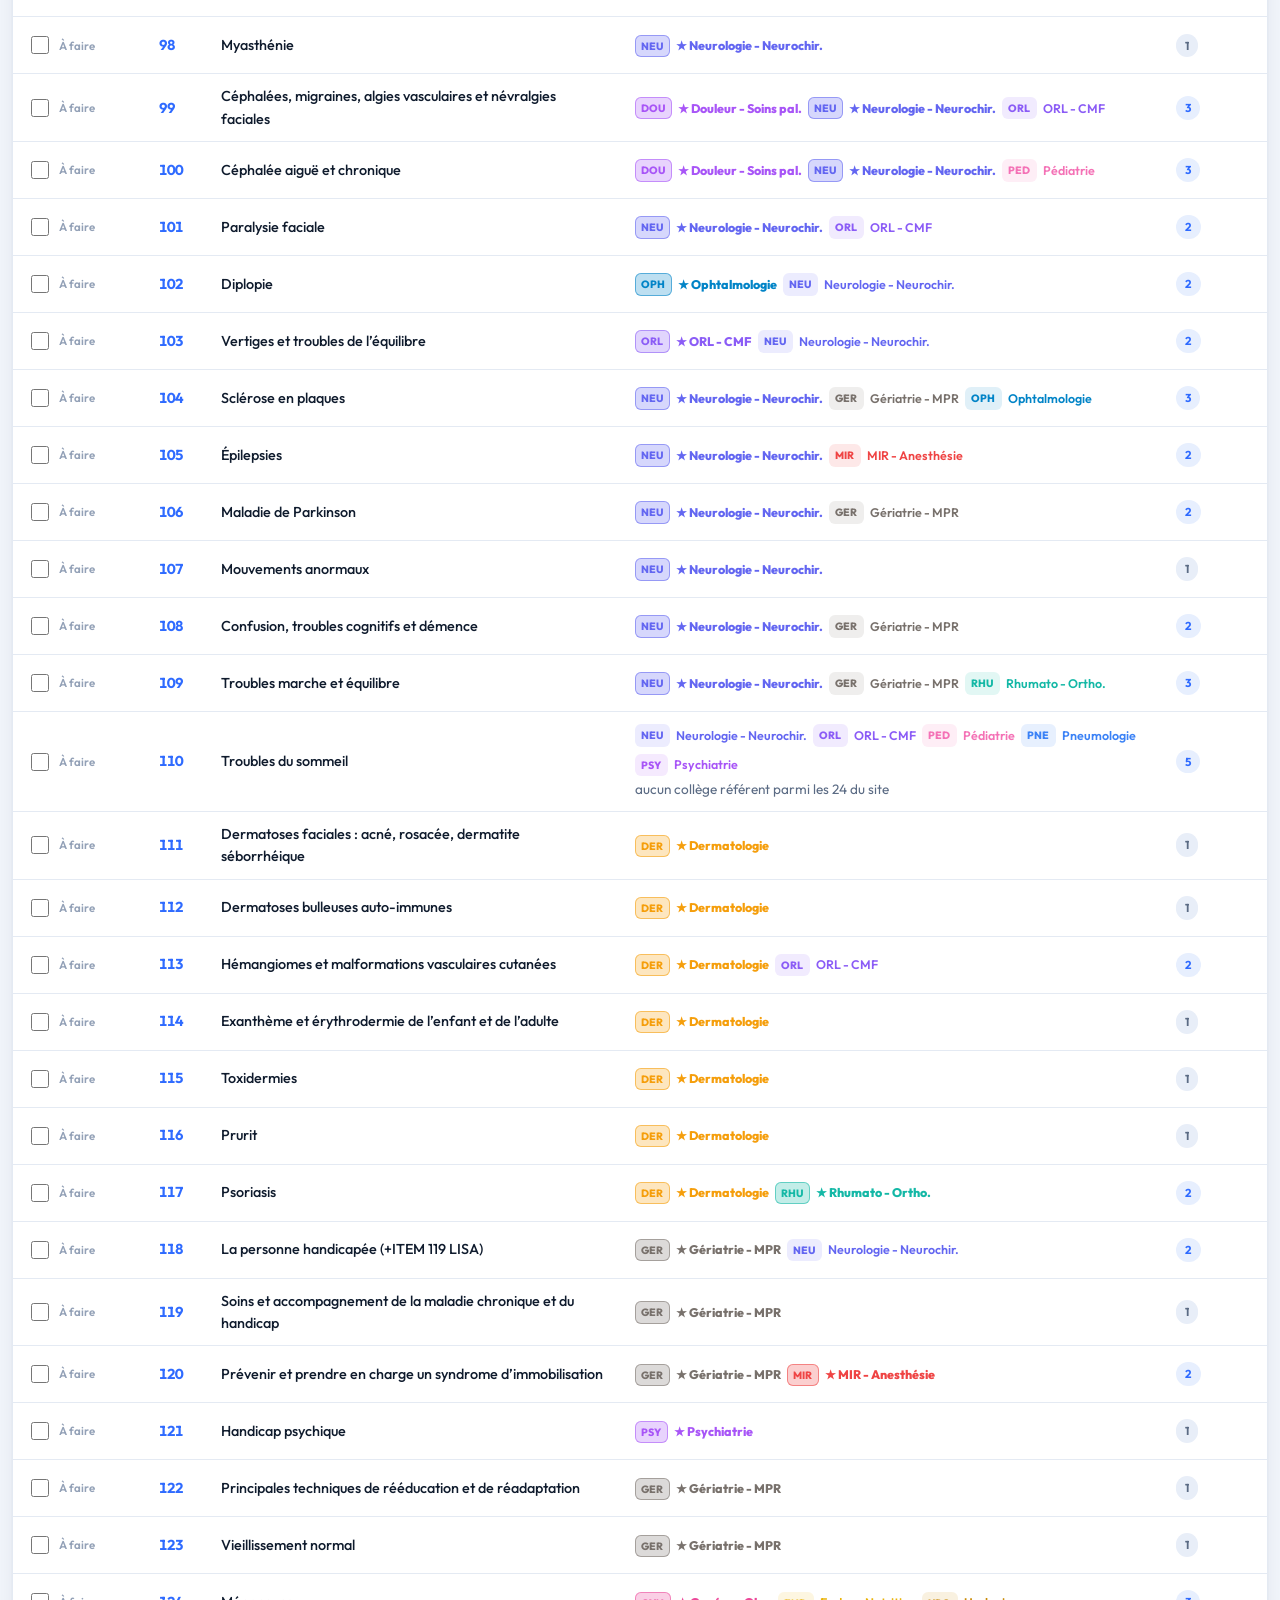
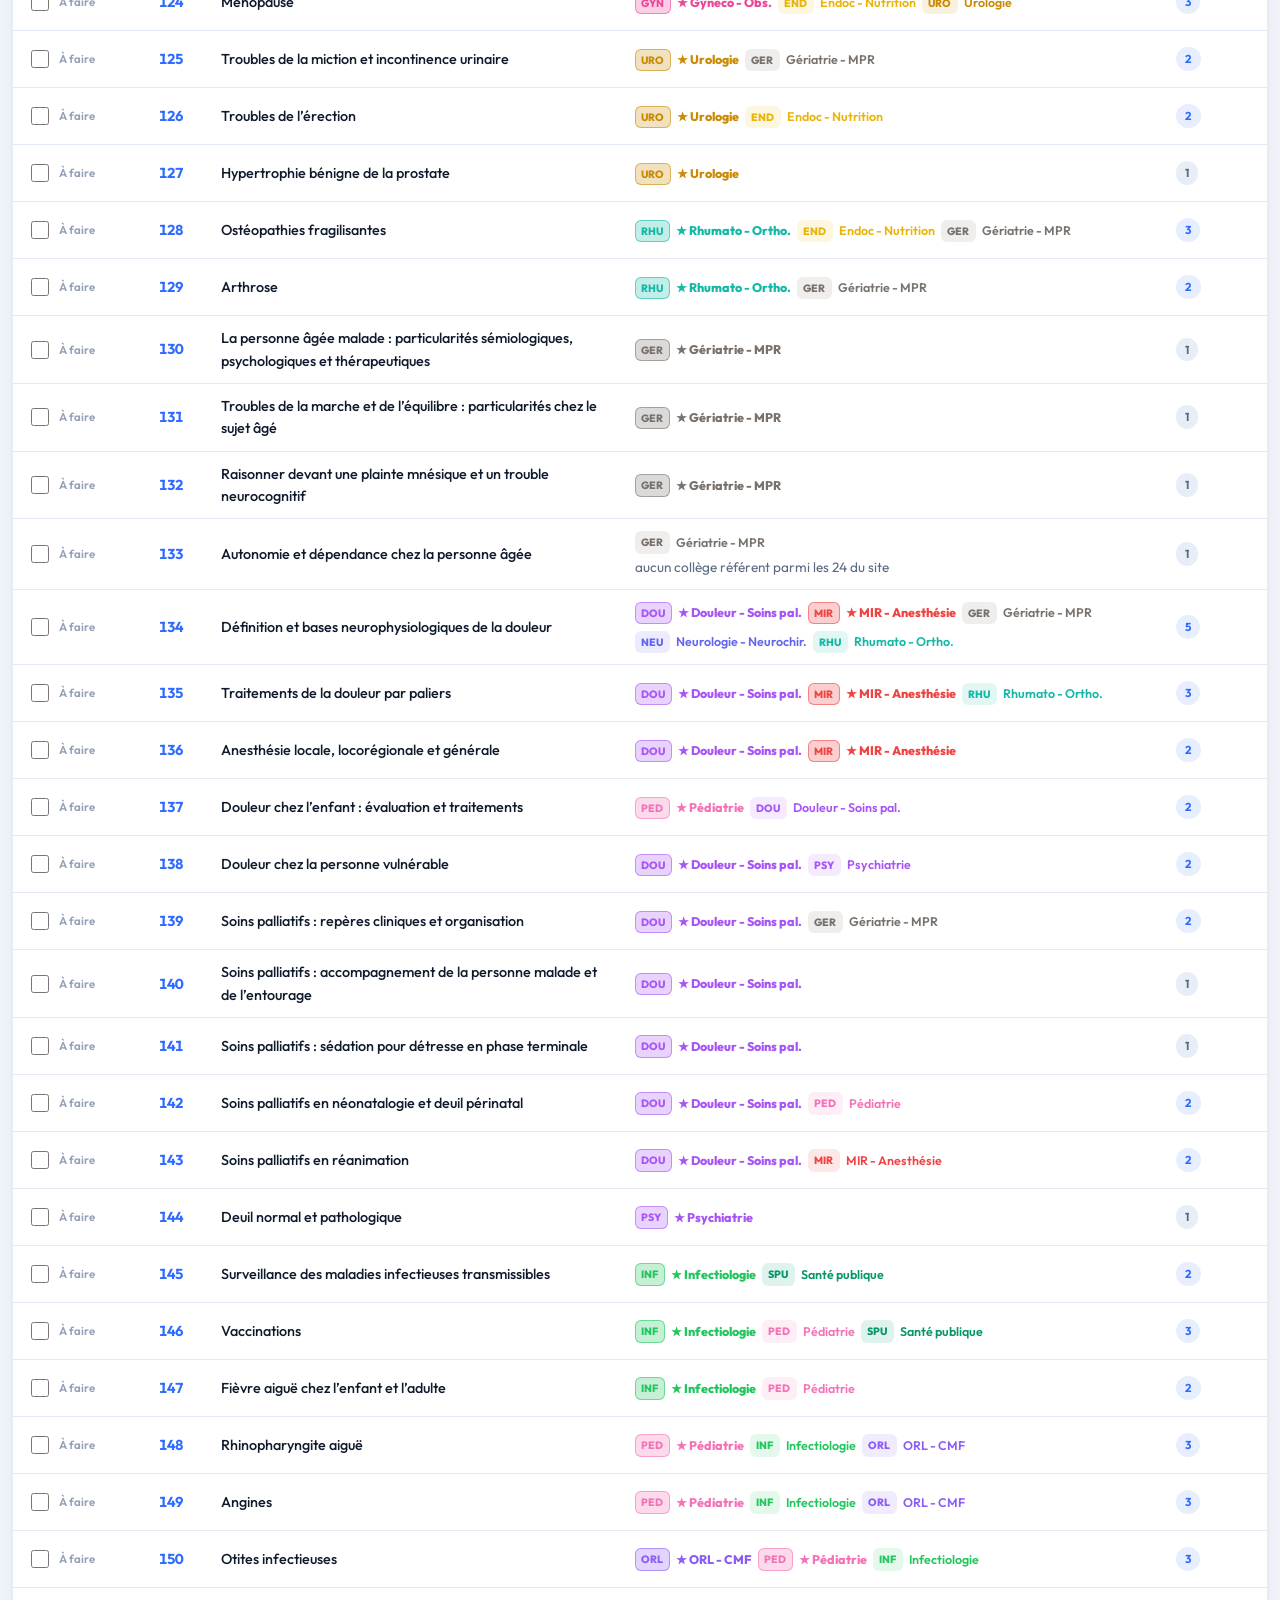
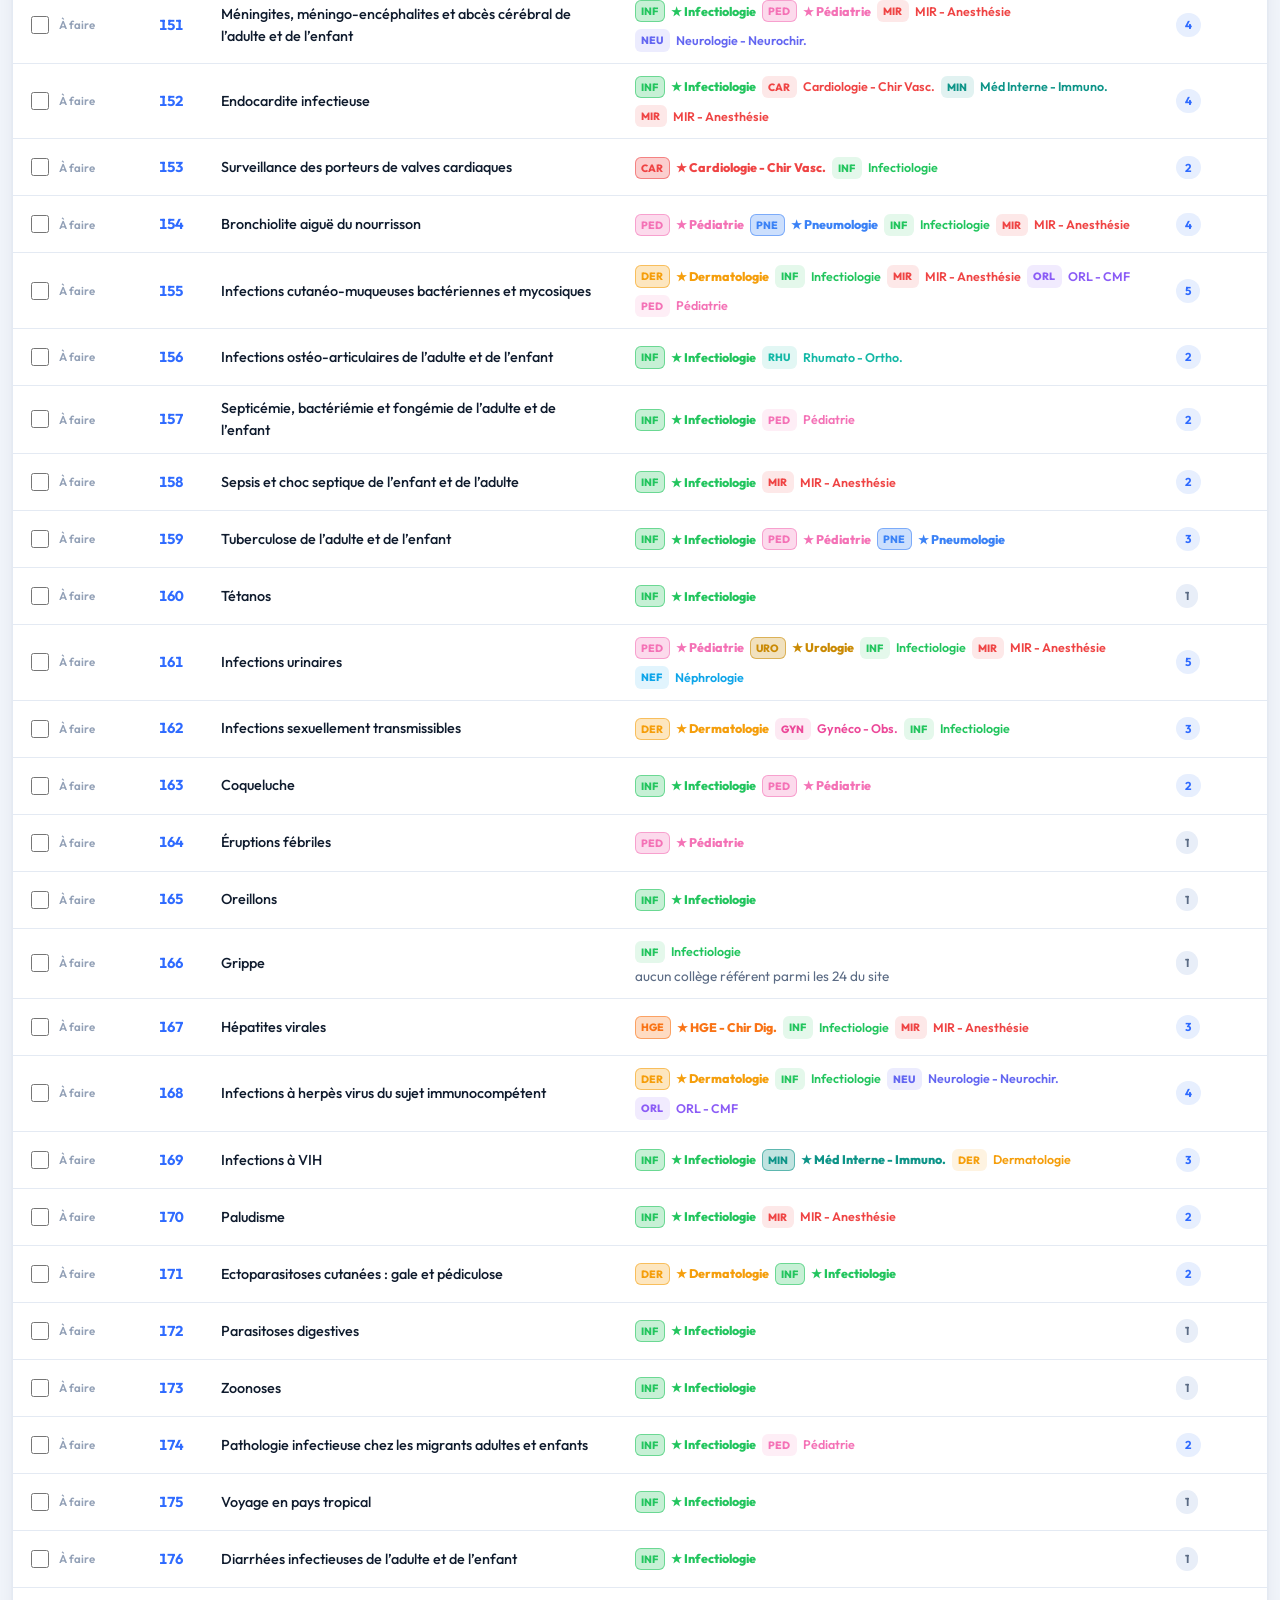
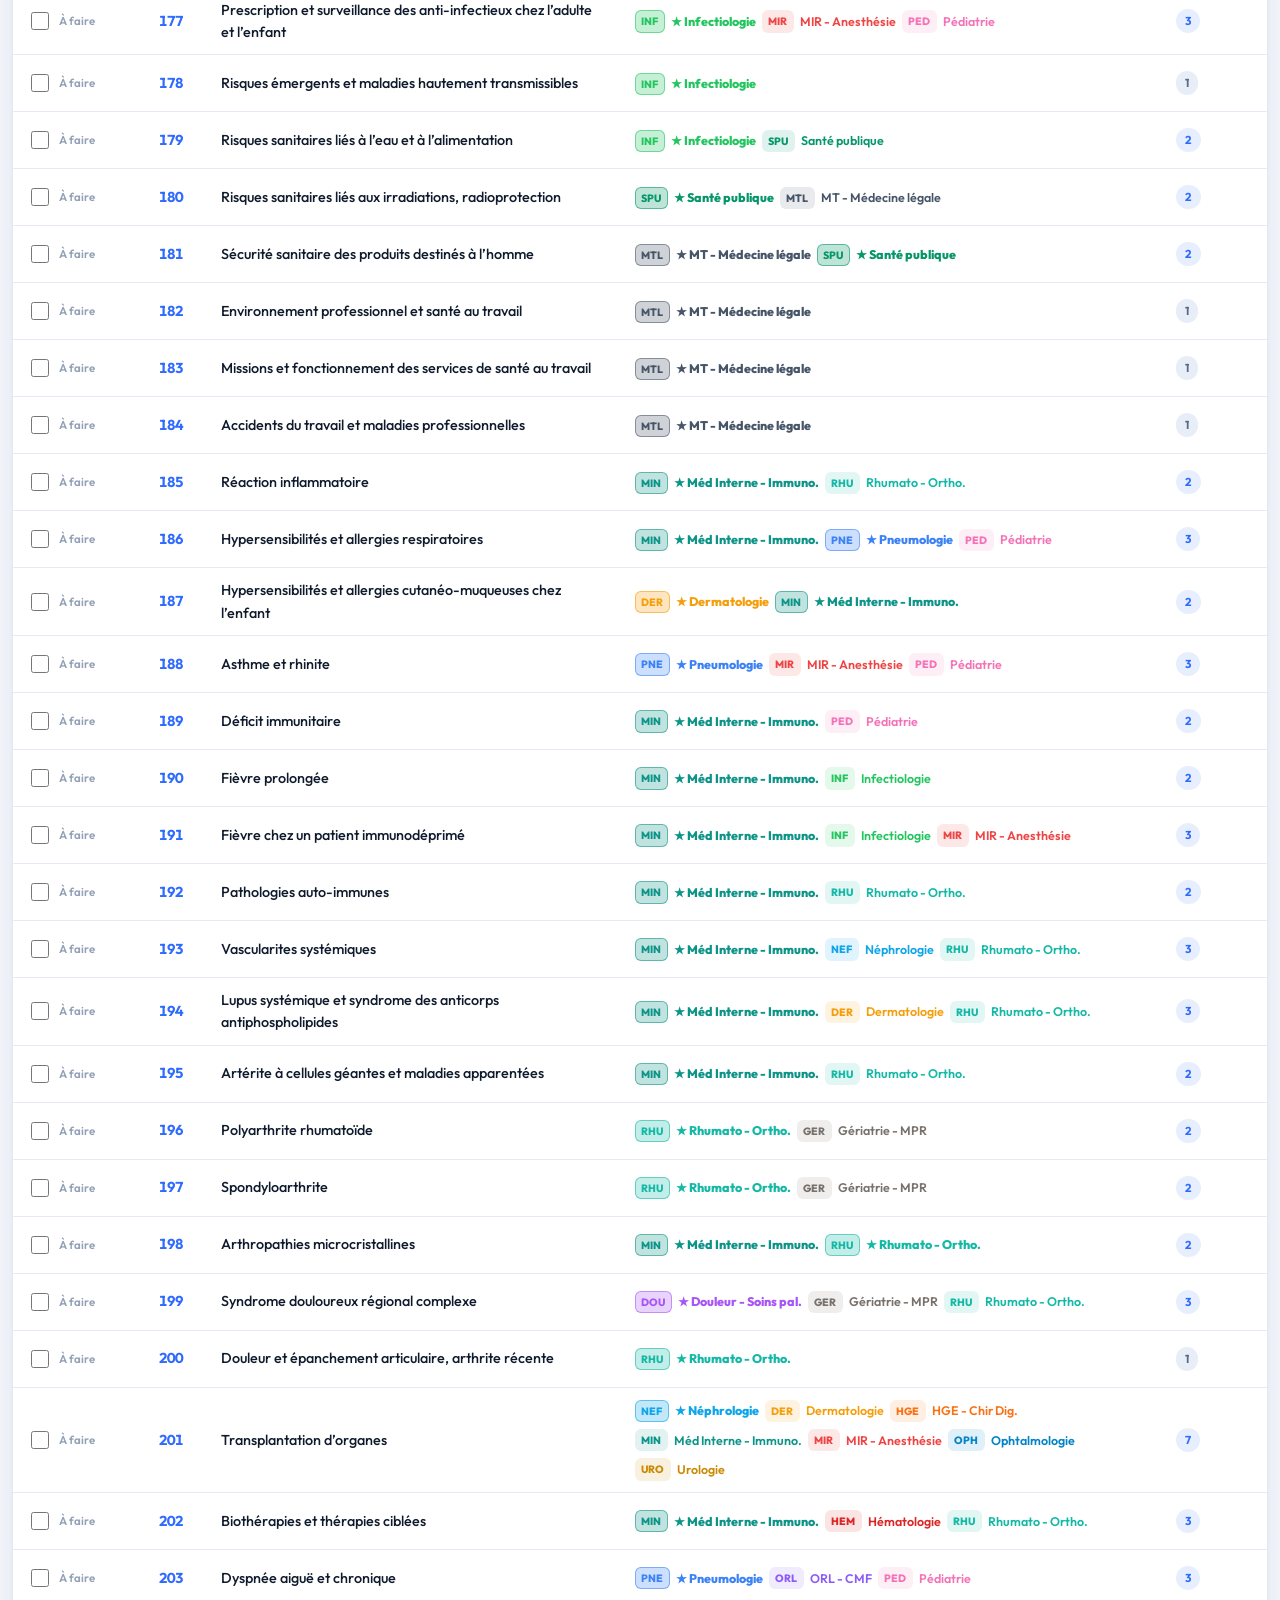
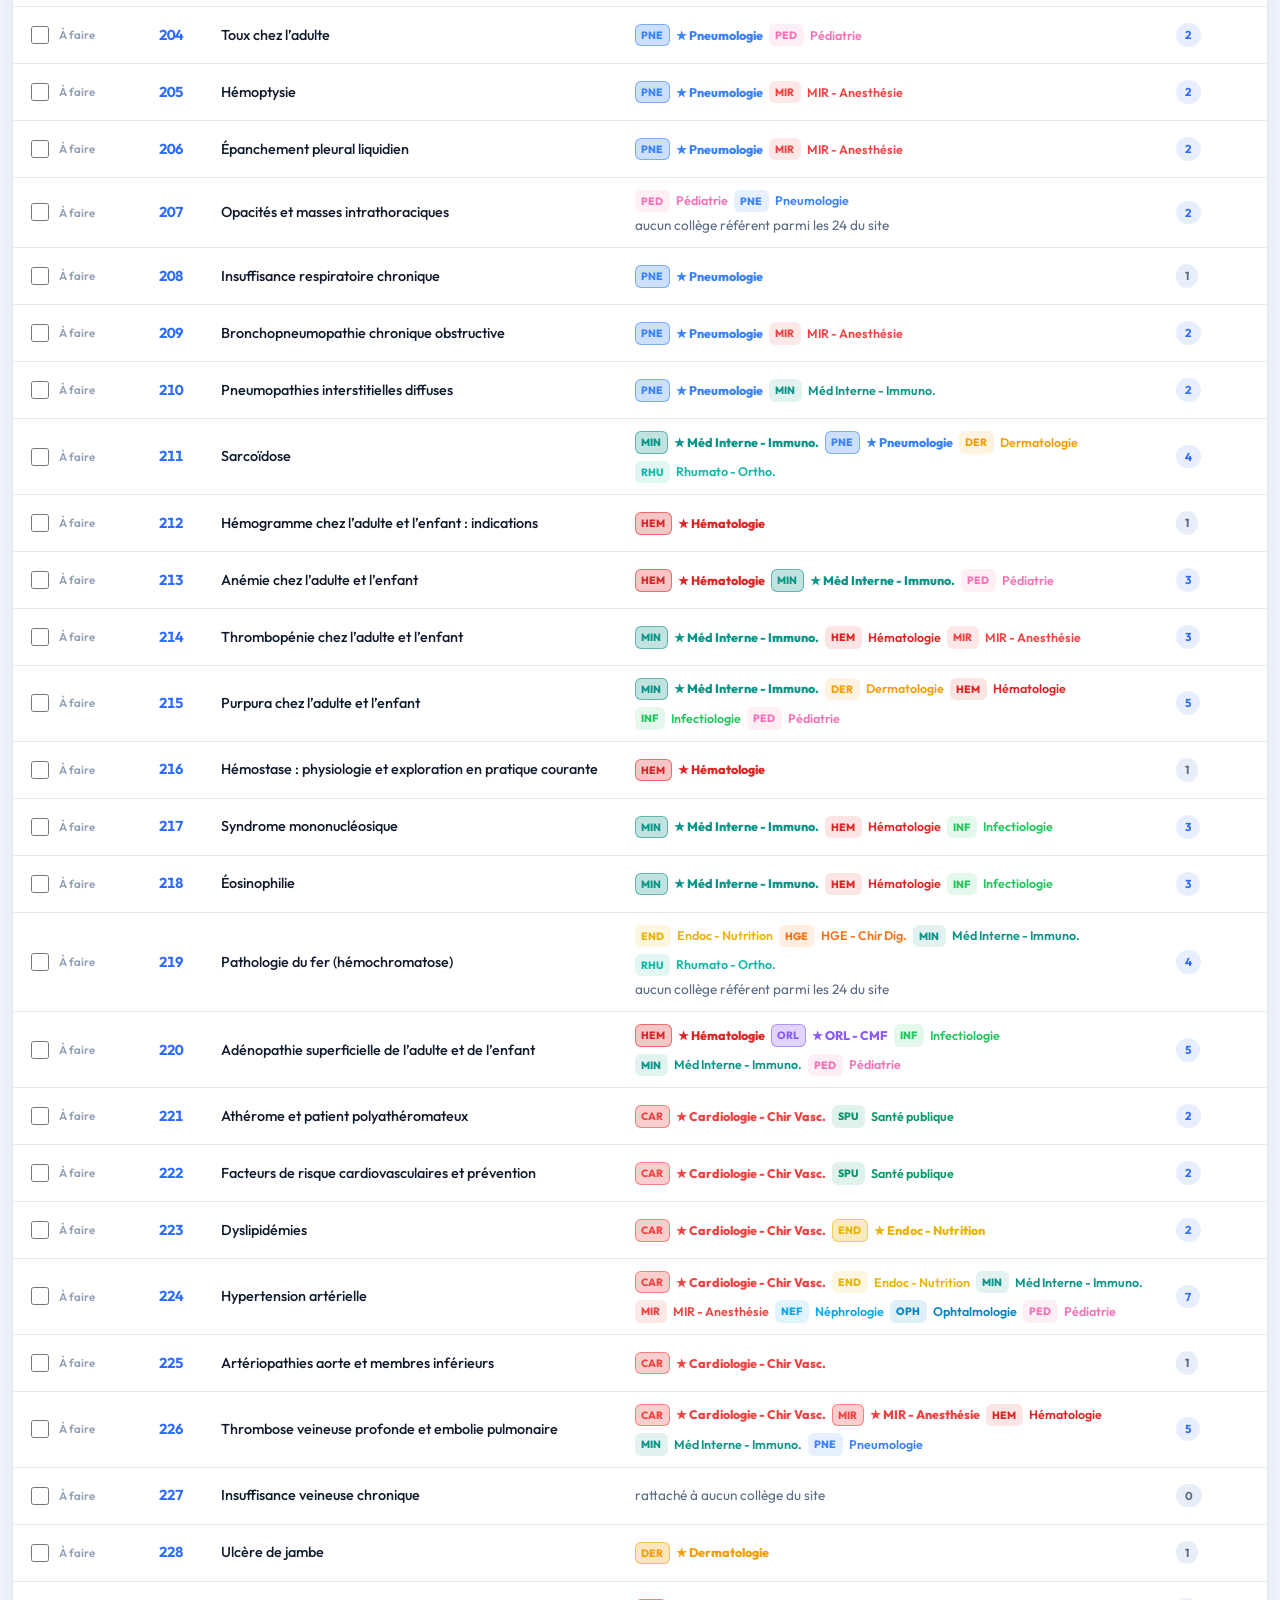
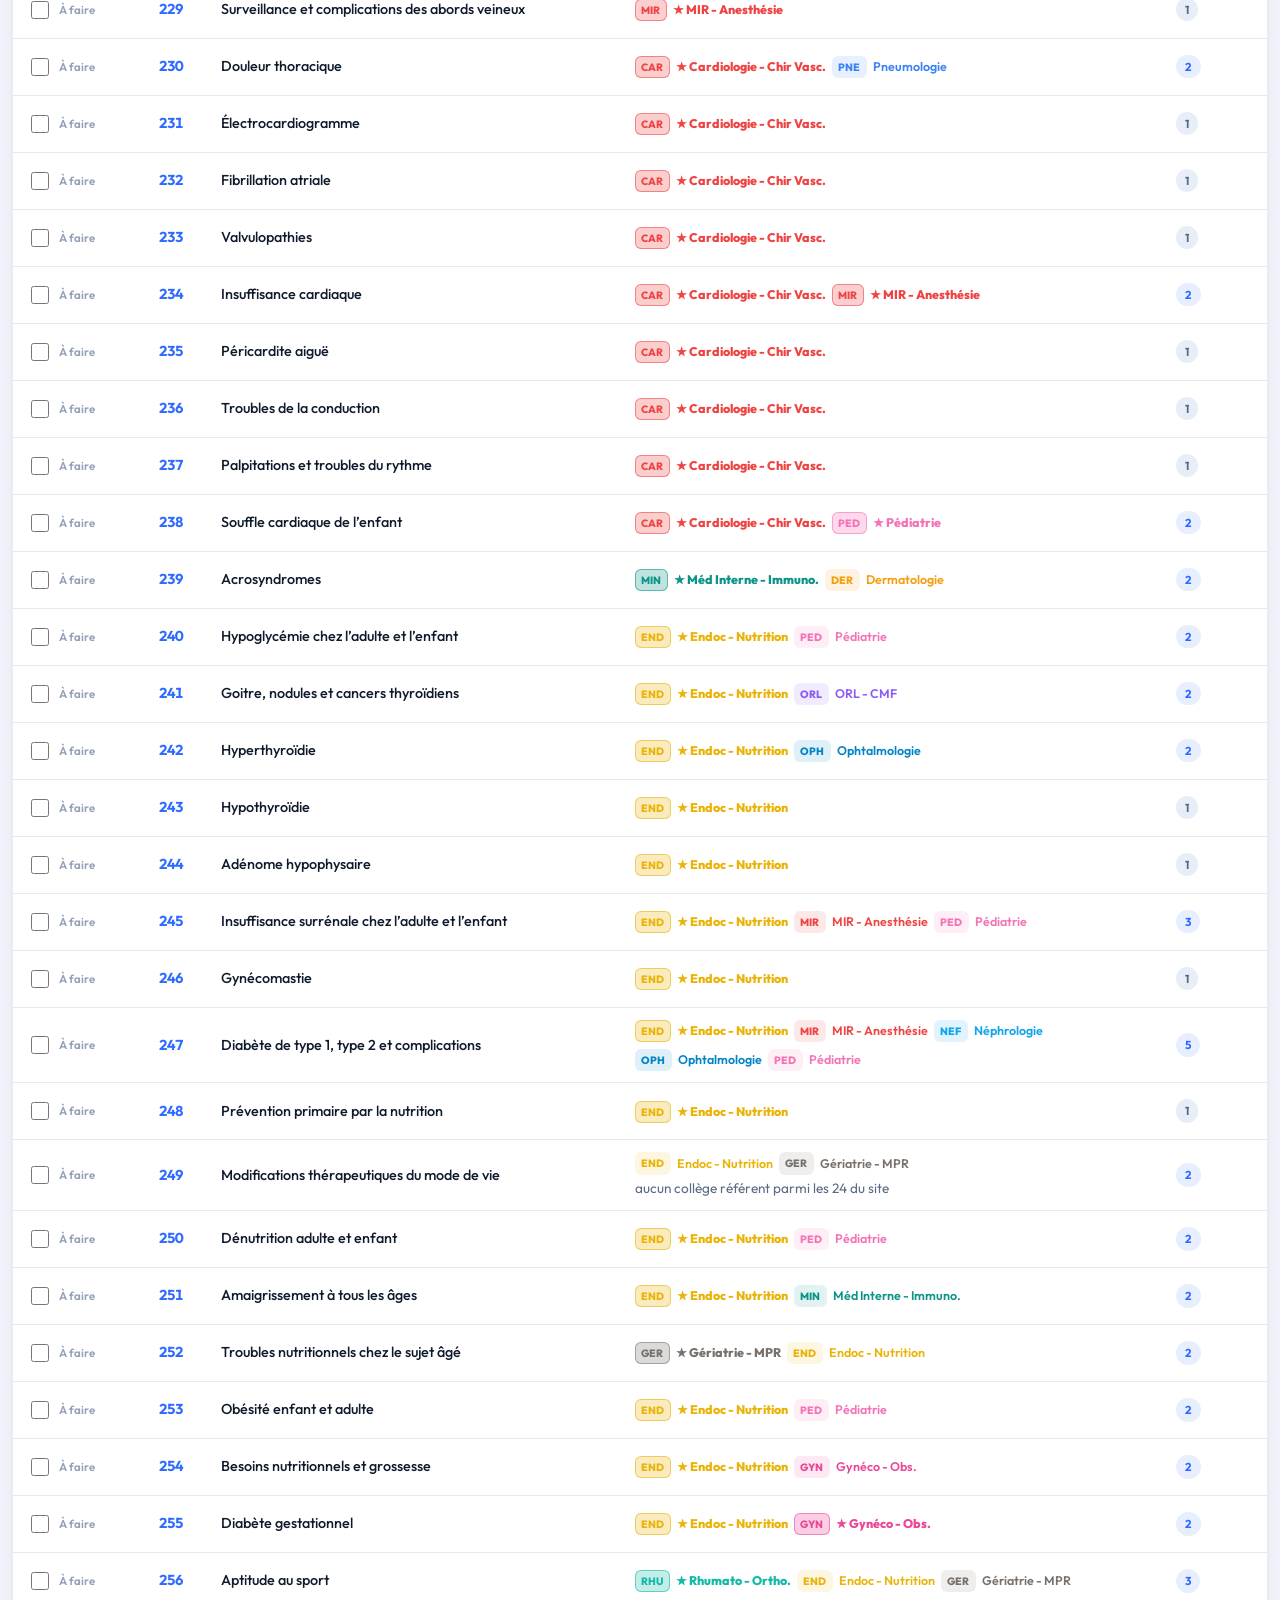
<file: repartition.html>
<!doctype html>
<html lang="fr" data-theme="clair">
<head>
<meta charset="utf-8">
<meta name="viewport" content="width=device-width, initial-scale=1, viewport-fit=cover">
<title>Répartition des items par collège | Révision EDN</title>
<meta name="description" content="Tableau de tous les items du programme EDN avec leur collège en écriture (référent) et les autres collèges où chacun figure.">
<meta name="theme-color" content="#f1f5fb">
<meta name="color-scheme" content="light dark">
<meta name="mobile-web-app-capable" content="yes">
<meta name="apple-mobile-web-app-capable" content="yes">
<meta name="apple-mobile-web-app-status-bar-style" content="default">
<meta name="apple-mobile-web-app-title" content="EDN">
<link rel="manifest" href="manifest.webmanifest">
<link rel="apple-touch-icon" href="assets/apple-touch-icon.png">
<link rel="icon" href="data:image/svg+xml,%3Csvg xmlns='http://www.w3.org/2000/svg' viewBox='0 0 32 32'%3E%3Crect width='32' height='32' rx='9' fill='%232f6bff'/%3E%3Ctext x='16' y='22' font-family='sans-serif' font-size='15' font-weight='bold' fill='white' text-anchor='middle'%3EDN%3C/text%3E%3C/svg%3E">
<link rel="preconnect" href="https://fonts.googleapis.com">
<link rel="preconnect" href="https://fonts.gstatic.com" crossorigin>
<link rel="stylesheet" href="https://fonts.googleapis.com/css2?family=Outfit:wght@400;500;600;700;800&display=swap">
<meta name="edn-build" content="__BUILD__">
<link rel="stylesheet" href="assets/css/style.css?v=__BUILD__">
<script src="assets/js/items.js?v=__BUILD__"></script>
<script src="assets/js/store.js?v=__BUILD__"></script>
<script src="assets/js/sync.js?v=__BUILD__"></script>
<script src="assets/js/ui.js?v=__BUILD__"></script>
</head>
<body>

<header class="topbar">
  <div class="topbar__inner">
    <a class="brand" href="index.html">
      <span class="brand__mark">DN</span>
      <span>Révision EDN</span>
    </a>
    <nav class="tabs" aria-label="Navigation principale">
      <a href="stats.html"><svg viewBox="0 0 24 24" fill="currentColor" aria-hidden="true"><path d="M12 2a10 10 0 1 0 10 10h-10z"/><path d="M14 2.5A10 10 0 0 1 21.5 10H14z" opacity=".55"/></svg><span>Statistiques</span></a>
      <a href="specialites.html"><svg viewBox="0 0 24 24" fill="currentColor" aria-hidden="true"><rect x="3" y="8" width="7" height="13" rx="1"/><rect x="12" y="3" width="9" height="18" rx="1" opacity=".6"/></svg><span>Spécialités</span></a>
      <a href="items.html"><svg viewBox="0 0 24 24" fill="currentColor" aria-hidden="true"><path d="M8 6h13M8 12h13M8 18h13" stroke="currentColor" stroke-width="2" stroke-linecap="round" fill="none"/><circle cx="3.5" cy="6" r="1.6"/><circle cx="3.5" cy="12" r="1.6"/><circle cx="3.5" cy="18" r="1.6"/></svg><span>Items</span></a>
      <a href="repartition.html" aria-current="page"><svg viewBox="0 0 24 24" fill="currentColor" aria-hidden="true"><circle cx="12" cy="4.5" r="2.6"/><circle cx="5" cy="19" r="2.6"/><circle cx="19" cy="19" r="2.6"/><path d="M12 7.5v4.5M12 12H5.5v4M12 12h6.5v4" fill="none" stroke="currentColor" stroke-width="1.9" stroke-linecap="round" stroke-linejoin="round"/></svg><span>Répartition</span></a>
      <a href="planning.html"><svg viewBox="0 0 24 24" fill="currentColor" aria-hidden="true"><rect x="3" y="5" width="18" height="16" rx="2.5" fill="none" stroke="currentColor" stroke-width="2"/><path d="M3 10h18M8 3v4M16 3v4" stroke="currentColor" stroke-width="2" stroke-linecap="round"/></svg><span>Planning</span></a>
      <a href="cartes.html"><svg viewBox="0 0 24 24" fill="currentColor" aria-hidden="true"><rect x="2.5" y="6" width="14" height="11" rx="2" fill="none" stroke="currentColor" stroke-width="2"/><path d="M7 10.5h5M7 13h3" stroke="currentColor" stroke-width="1.8" stroke-linecap="round"/><path d="M19 8.5a2 2 0 0 1 2 2v6.5a2 2 0 0 1-2 2H9" fill="none" stroke="currentColor" stroke-width="2" stroke-linecap="round" opacity=".55"/></svg><span>Cartes</span></a>
      <a href="fiches.html"><svg viewBox="0 0 24 24" fill="currentColor" aria-hidden="true"><path d="M6 3h8l5 5v13a1 1 0 0 1-1 1H6a1 1 0 0 1-1-1V4a1 1 0 0 1 1-1z" fill="none" stroke="currentColor" stroke-width="2" stroke-linejoin="round"/><path d="M14 3v6h5" fill="none" stroke="currentColor" stroke-width="2" stroke-linejoin="round"/></svg><span>Fiches</span></a>
    </nav>
      <a class="sync" href="sync.html" id="sync-etat" data-phase="inactif" title="Synchronisation">
        <span class="sync__point"></span><span class="sync__txt">Sync</span>
      </a>
    <div class="themes" role="group" aria-label="Thème">
      <button type="button" data-theme="clair" aria-pressed="true">Clair</button>
      <button type="button" data-theme="sombre" aria-pressed="false">Sombre</button>
      <button type="button" data-theme="pastel" aria-pressed="false">Pastel</button>
    </div>
  </div>
</header>

<main>

<div class="wrap">

  <section>
    <h1 class="mb0">Répartition des items</h1>
    <p class="muted" style="max-width:68ch">Un item du programme est rarement l'affaire d'un seul
    collège. Ce tableau donne, pour chacun, <strong>tous les collèges où il figure</strong> : le
    <strong>collège en écriture ★</strong> en tête — celui qui fait foi pour les EDN, parfois
    plusieurs — puis les autres, qui le traitent souvent sous un angle et un intitulé
    différents.</p>
  </section>

  <section>
    <div class="grid grid--4">
      <div class="stat-card" style="--accent-color:var(--blue)">
        <div class="stat-card__head"><span class="stat-card__icon"><svg viewBox="0 0 24 24" fill="currentColor" aria-hidden="true"><path d="M8 6h13M8 12h13M8 18h13" stroke="currentColor" stroke-width="2" stroke-linecap="round" fill="none"/><circle cx="3.5" cy="6" r="1.6"/><circle cx="3.5" cy="12" r="1.6"/><circle cx="3.5" cy="18" r="1.6"/></svg></span>
          <span class="stat-card__label">items au programme</span></div>
        <div class="stat-card__value" id="k-items">—</div>
      </div>
      <div class="stat-card" style="--accent-color:var(--violet)">
        <div class="stat-card__head"><span class="stat-card__icon"><svg viewBox="0 0 24 24" fill="currentColor" aria-hidden="true"><circle cx="12" cy="4.5" r="2.6"/><circle cx="5" cy="19" r="2.6"/><circle cx="19" cy="19" r="2.6"/><path d="M12 7.5v4.5M12 12H5.5v4M12 12h6.5v4" fill="none" stroke="currentColor" stroke-width="1.9" stroke-linecap="round" stroke-linejoin="round"/></svg></span>
          <span class="stat-card__label">traités par plusieurs collèges</span></div>
        <div class="stat-card__value" id="k-multi">—</div>
      </div>
      <div class="stat-card" style="--accent-color:var(--green)">
        <div class="stat-card__head"><span class="stat-card__icon"><svg viewBox="0 0 24 24" fill="currentColor" aria-hidden="true"><rect x="3" y="8" width="7" height="13" rx="1"/><rect x="12" y="3" width="9" height="18" rx="1" opacity=".6"/></svg></span>
          <span class="stat-card__label">collèges par item en moyenne</span></div>
        <div class="stat-card__value" id="k-moyenne">—</div>
      </div>
      <div class="stat-card" style="--accent-color:var(--amber)">
        <div class="stat-card__head"><span class="stat-card__icon"><svg viewBox="0 0 24 24" fill="currentColor" aria-hidden="true"><path d="M6 3h8l5 5v13a1 1 0 0 1-1 1H6a1 1 0 0 1-1-1V4a1 1 0 0 1 1-1z" fill="none" stroke="currentColor" stroke-width="2" stroke-linejoin="round"/><path d="M14 3v6h5" fill="none" stroke="currentColor" stroke-width="2" stroke-linejoin="round"/></svg></span>
          <span class="stat-card__label">items à l'intitulé variable</span></div>
        <div class="stat-card__value" id="k-variantes">—</div>
      </div>
    </div>
    <p class="small muted" style="margin-top:10px">Le plus partagé : <span id="k-champion">—</span></p>
  </section>

  <section>
    <div class="row" style="gap:10px">
      <div class="search">
        <svg viewBox="0 0 24 24" fill="currentColor" aria-hidden="true"><circle cx="11" cy="11" r="7" fill="none" stroke="currentColor" stroke-width="2"/><path d="M16.5 16.5 21 21" stroke="currentColor" stroke-width="2" stroke-linecap="round"/></svg>
        <label class="vh" for="f-q">Rechercher</label>
        <input type="search" id="f-q" placeholder="Rechercher un item, un numéro, un collège…" autocomplete="off">
      </div>
      <div class="filters">
        <label class="vh" for="f-ref">Collège en écriture</label>
        <select id="f-ref"><option value="">Tous les collèges en écriture ★</option></select>
        <label class="vh" for="f-present">Collège</label>
        <select id="f-present"><option value="">Présent dans n'importe quel collège</option></select>
        <label class="vh" for="f-transversal">Transversalité</label>
        <select id="f-transversal">
          <option value="">Tous les items</option>
          <option value="mono">Un seul collège</option>
          <option value="multi">Deux collèges et plus</option>
          <option value="trois">Trois collèges et plus</option>
          <option value="variantes">Intitulés divergents</option>
        </select>
      </div>
    </div>
  </section>

  <section>
    <div class="card" id="table-card">
      <div class="card--pad" style="border-bottom:1px solid var(--line)">
        <div class="row" style="gap:12px">
          <div class="sec-title" style="margin:0">
            <span class="sec-title__icon"><svg viewBox="0 0 24 24" fill="currentColor" aria-hidden="true"><circle cx="12" cy="4.5" r="2.6"/><circle cx="5" cy="19" r="2.6"/><circle cx="19" cy="19" r="2.6"/><path d="M12 7.5v4.5M12 12H5.5v4M12 12h6.5v4" fill="none" stroke="currentColor" stroke-width="1.9" stroke-linecap="round" stroke-linejoin="round"/></svg></span>
            <h2>Item par item</h2>
          </div>
          <span class="tag tag--blue" id="compte">—</span>
          <a class="tag tag--violet hide" id="todo-compteur" href="planning.html#todo"></a>
          <div class="spacer"></div>
          <label class="row small check" style="font-weight:500;text-transform:none;letter-spacing:0;color:var(--ink);cursor:pointer;margin:0;gap:7px">
            <input type="checkbox" id="f-intitules" >
            Afficher les intitulés divergents
          </label>
          <button type="button" class="btn btn--sm" id="x-csv">Exporter en CSV</button>
          <button type="button" class="btn btn--sm btn--ghost" id="f-reset">Réinitialiser</button>
        </div>
      </div>
      <div class="tbl-wrap">
        <table class="tbl">
          <thead>
            <tr>
              <th class="nowrap" title="Cocher pour ajouter l'item à la to-do list du planning">À faire</th>
              <th class="sortable" data-tri="n" aria-sort="ascending">N° <span class="arrow">▲</span></th>
              <th class="sortable" data-tri="titre">Intitulé <span class="arrow">↕</span></th>
              <th class="sortable" data-tri="cols">Collèges <span class="small muted">(★ en écriture)</span> <span class="arrow">↕</span></th>
              <th class="sortable nowrap center" data-tri="nbCols">Collèges <span class="arrow">↕</span></th>
            </tr>
          </thead>
          <tbody id="tbody"></tbody>
        </table>
      </div>
    </div>
  </section>

  <section>
    <div class="notice notice--info">
      <p><strong>À quoi ça sert.</strong> Quand tu travailles un item, cette page te dit d'un coup
      d'œil dans quels collèges il revient — donc où tu risques de le recroiser, et quels chapitres
      tu peux enchaîner pendant que le sujet est frais. Un numéro te renvoie directement à sa ligne
      dans la liste des items.</p>
      <p><strong>L'étoile ★</strong> marque un <strong>collège en écriture</strong> : celui dont
      le référentiel fait foi pour les EDN. Un item peut en avoir plusieurs — ils apparaissent
      alors tous en tête, sur le même plan — suivis des collèges en relecture, qui le traitent
      aussi mais s'effacent devant eux.</p>
      <p><strong>Vingt-deux items n'ont aucune étoile.</strong> Pour la plupart, leur collège
      en écriture (Médecine générale, Humanités, Génétique médicale, Radiologie…) ne fait pas
      partie des 24 collèges du site ; pour deux d'entre eux (227 et 207), l'étoile de
      cardiologie que donnait le tableau a été retirée. Plutôt qu'une étoile fausse, ils n'en
      portent pas, et la mention « aucun collège référent parmi les 24 du site » l'indique.</p>
      <p><strong>L'intitulé affiché</strong> est celui d'un collège en écriture. Coche
      « Afficher les intitulés divergents » pour voir, collège par collège, ceux qui s'en écartent.</p>
      <p><strong>La case « à faire ».</strong> Elle place l'item dans la to-do list du
      <a href="planning.html">planning</a>, et l'en retire si tu la décoches. Pratique pour se
      constituer une liste en parcourant les collèges : tu coches au fil de la lecture, tu
      retrouves tout au même endroit ensuite.</p>
      <p class="mb0"><strong>Items 35, 96 et 119.</strong> Ces trois numéros manquaient aux
      données d'origine : leurs chapitres avaient été fondus dans des chapitres voisins. Ils sont
      rétablis ici comme lignes à part entière — 35 en Gynéco, 96 en Neurologie, 119 en MPR. Les
      chapitres qui les reprennent au passage restent repérables en cherchant <code>+ITEM</code>.</p>
    </div>
  </section>

</div>

</main>

<footer class="foot">
  <div class="wrap">
    <p class="mb0">
      Outil personnel de révision des EDN — &copy; <span id="annee"></span>.
      Tes données restent dans ton navigateur : aucun compte, aucun serveur.
      Pense à <a href="items.html#donnees">exporter ta sauvegarde</a> régulièrement.
    </p>
    <p class="mb0 small" style="margin-top:6px">
      Programme et intitulés d'items donnés à titre indicatif : le référentiel officiel
      publié par l'UNESS fait seul foi.
      <span class="version" id="version"></span>
    </p>
  </div>
</footer>
<script src="assets/js/page-repartition.js?v=__BUILD__"></script>

</body>
</html>
</file>
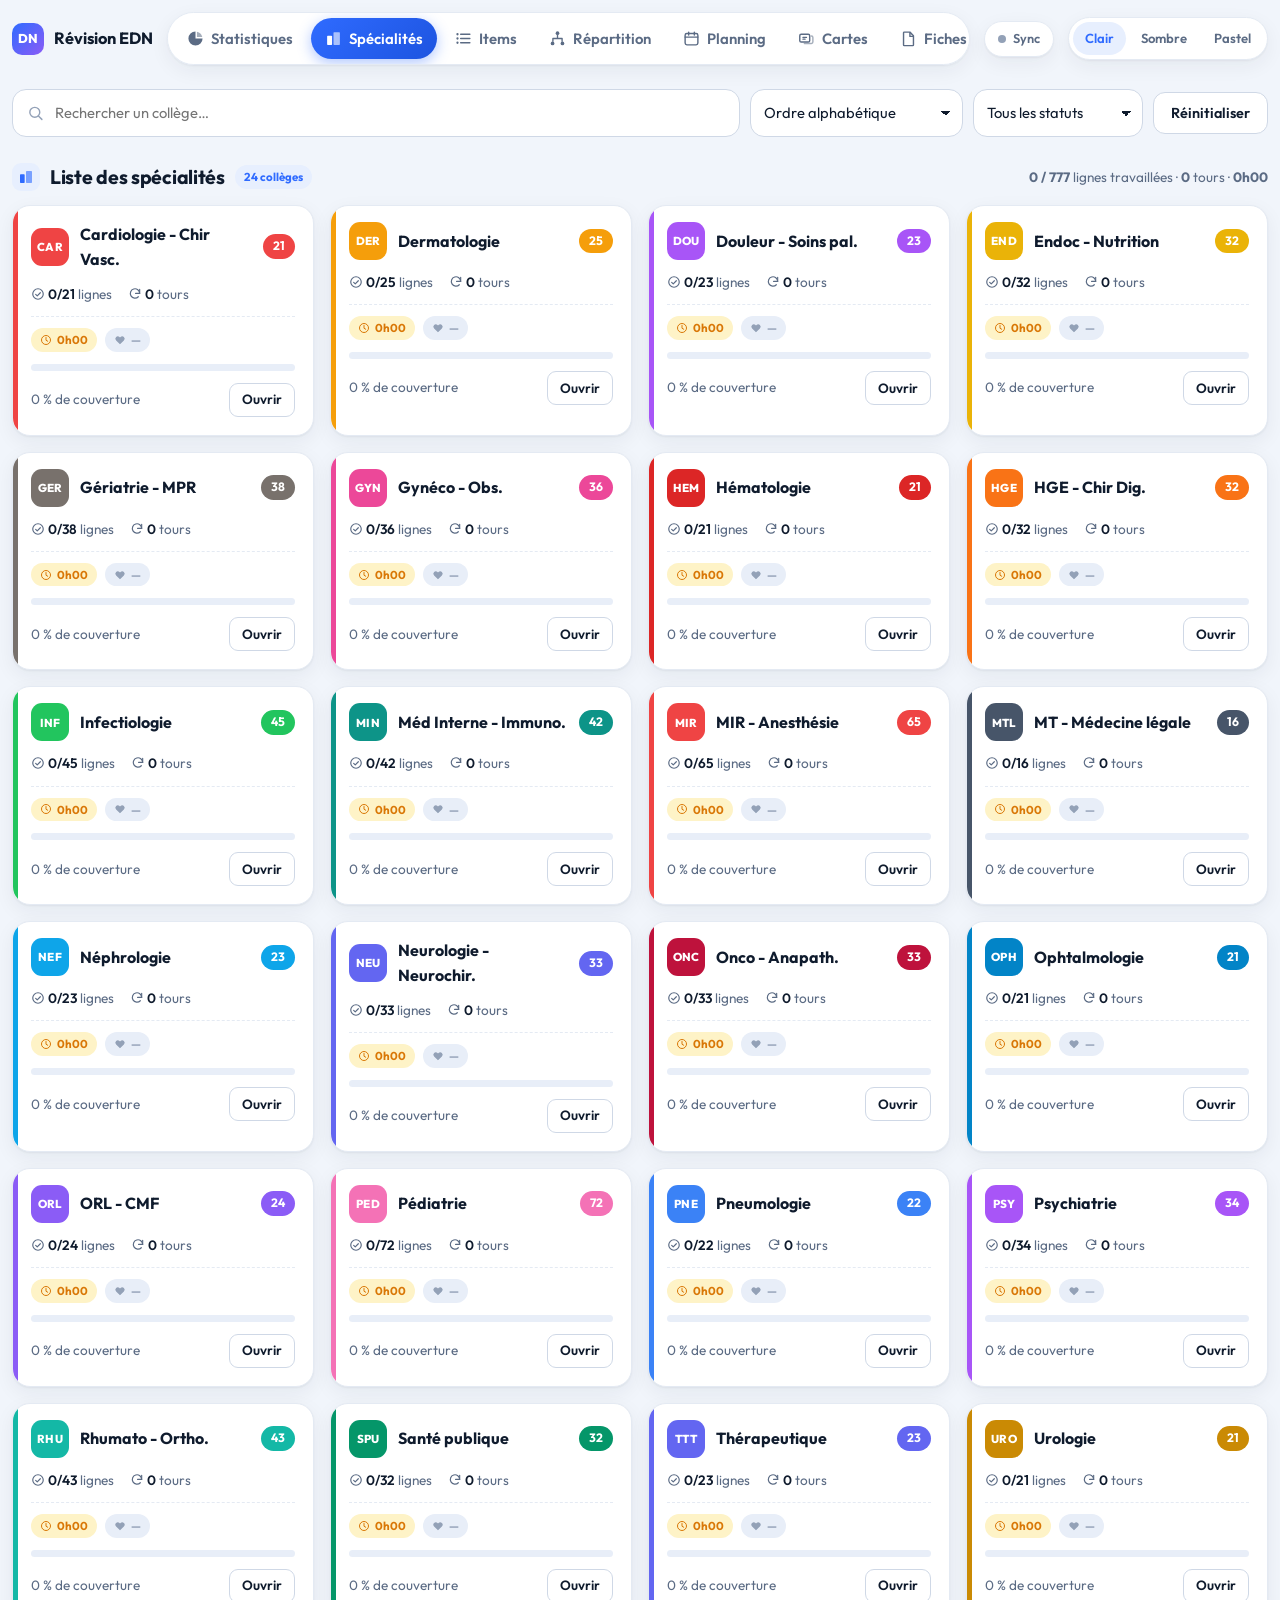
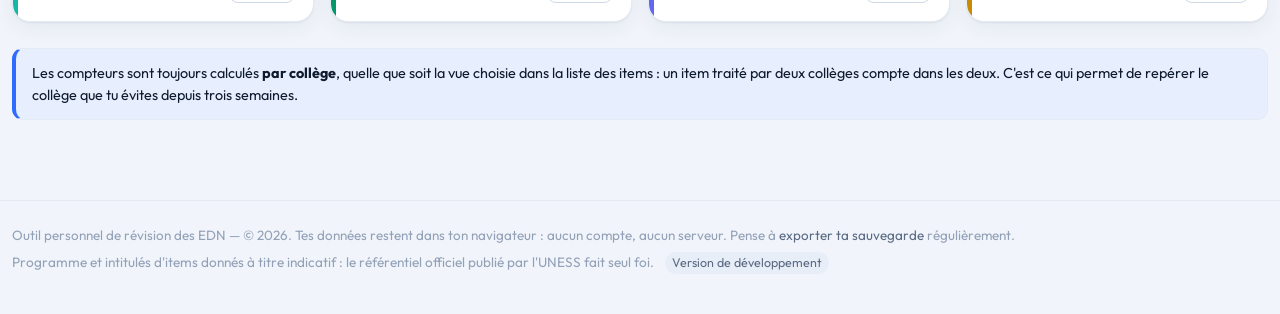
<file: specialites.html>
<!doctype html>
<html lang="fr" data-theme="clair">
<head>
<meta charset="utf-8">
<meta name="viewport" content="width=device-width, initial-scale=1, viewport-fit=cover">
<title>Liste des spécialités — progression par collège | Révision EDN</title>
<meta name="description" content="Progression de révision par collège : couverture, tours, temps passé et niveau de confiance moyen pour chacune des 24 spécialités du programme EDN.">
<meta name="theme-color" content="#f1f5fb">
<meta name="color-scheme" content="light dark">
<meta name="mobile-web-app-capable" content="yes">
<meta name="apple-mobile-web-app-capable" content="yes">
<meta name="apple-mobile-web-app-status-bar-style" content="default">
<meta name="apple-mobile-web-app-title" content="EDN">
<link rel="manifest" href="manifest.webmanifest">
<link rel="apple-touch-icon" href="assets/apple-touch-icon.png">
<link rel="icon" href="data:image/svg+xml,%3Csvg xmlns='http://www.w3.org/2000/svg' viewBox='0 0 32 32'%3E%3Crect width='32' height='32' rx='9' fill='%232f6bff'/%3E%3Ctext x='16' y='22' font-family='sans-serif' font-size='15' font-weight='bold' fill='white' text-anchor='middle'%3EDN%3C/text%3E%3C/svg%3E">
<link rel="preconnect" href="https://fonts.googleapis.com">
<link rel="preconnect" href="https://fonts.gstatic.com" crossorigin>
<link rel="stylesheet" href="https://fonts.googleapis.com/css2?family=Outfit:wght@400;500;600;700;800&display=swap">
<meta name="edn-build" content="__BUILD__">
<link rel="stylesheet" href="assets/css/style.css?v=__BUILD__">
<script src="assets/js/items.js?v=__BUILD__"></script>
<script src="assets/js/store.js?v=__BUILD__"></script>
<script src="assets/js/sync.js?v=__BUILD__"></script>
<script src="assets/js/ui.js?v=__BUILD__"></script>
</head>
<body>

<header class="topbar">
  <div class="topbar__inner">
    <a class="brand" href="index.html">
      <span class="brand__mark">DN</span>
      <span>Révision EDN</span>
    </a>
    <nav class="tabs" aria-label="Navigation principale">
      <a href="stats.html"><svg viewBox="0 0 24 24" fill="currentColor" aria-hidden="true"><path d="M12 2a10 10 0 1 0 10 10h-10z"/><path d="M14 2.5A10 10 0 0 1 21.5 10H14z" opacity=".55"/></svg><span>Statistiques</span></a>
      <a href="specialites.html" aria-current="page"><svg viewBox="0 0 24 24" fill="currentColor" aria-hidden="true"><rect x="3" y="8" width="7" height="13" rx="1"/><rect x="12" y="3" width="9" height="18" rx="1" opacity=".6"/></svg><span>Spécialités</span></a>
      <a href="items.html"><svg viewBox="0 0 24 24" fill="currentColor" aria-hidden="true"><path d="M8 6h13M8 12h13M8 18h13" stroke="currentColor" stroke-width="2" stroke-linecap="round" fill="none"/><circle cx="3.5" cy="6" r="1.6"/><circle cx="3.5" cy="12" r="1.6"/><circle cx="3.5" cy="18" r="1.6"/></svg><span>Items</span></a>
      <a href="repartition.html"><svg viewBox="0 0 24 24" fill="currentColor" aria-hidden="true"><circle cx="12" cy="4.5" r="2.6"/><circle cx="5" cy="19" r="2.6"/><circle cx="19" cy="19" r="2.6"/><path d="M12 7.5v4.5M12 12H5.5v4M12 12h6.5v4" fill="none" stroke="currentColor" stroke-width="1.9" stroke-linecap="round" stroke-linejoin="round"/></svg><span>Répartition</span></a>
      <a href="planning.html"><svg viewBox="0 0 24 24" fill="currentColor" aria-hidden="true"><rect x="3" y="5" width="18" height="16" rx="2.5" fill="none" stroke="currentColor" stroke-width="2"/><path d="M3 10h18M8 3v4M16 3v4" stroke="currentColor" stroke-width="2" stroke-linecap="round"/></svg><span>Planning</span></a>
      <a href="cartes.html"><svg viewBox="0 0 24 24" fill="currentColor" aria-hidden="true"><rect x="2.5" y="6" width="14" height="11" rx="2" fill="none" stroke="currentColor" stroke-width="2"/><path d="M7 10.5h5M7 13h3" stroke="currentColor" stroke-width="1.8" stroke-linecap="round"/><path d="M19 8.5a2 2 0 0 1 2 2v6.5a2 2 0 0 1-2 2H9" fill="none" stroke="currentColor" stroke-width="2" stroke-linecap="round" opacity=".55"/></svg><span>Cartes</span></a>
      <a href="fiches.html"><svg viewBox="0 0 24 24" fill="currentColor" aria-hidden="true"><path d="M6 3h8l5 5v13a1 1 0 0 1-1 1H6a1 1 0 0 1-1-1V4a1 1 0 0 1 1-1z" fill="none" stroke="currentColor" stroke-width="2" stroke-linejoin="round"/><path d="M14 3v6h5" fill="none" stroke="currentColor" stroke-width="2" stroke-linejoin="round"/></svg><span>Fiches</span></a>
    </nav>
      <a class="sync" href="sync.html" id="sync-etat" data-phase="inactif" title="Synchronisation">
        <span class="sync__point"></span><span class="sync__txt">Sync</span>
      </a>
    <div class="themes" role="group" aria-label="Thème">
      <button type="button" data-theme="clair" aria-pressed="true">Clair</button>
      <button type="button" data-theme="sombre" aria-pressed="false">Sombre</button>
      <button type="button" data-theme="pastel" aria-pressed="false">Pastel</button>
    </div>
  </div>
</header>

<main>

<div class="wrap">

  <section>
    <div class="row" style="gap:10px">
      <div class="search">
        <svg viewBox="0 0 24 24" fill="currentColor" aria-hidden="true"><circle cx="11" cy="11" r="7" fill="none" stroke="currentColor" stroke-width="2"/><path d="M16.5 16.5 21 21" stroke="currentColor" stroke-width="2" stroke-linecap="round"/></svg>
        <label class="vh" for="f-q">Rechercher un collège</label>
        <input type="search" id="f-q" placeholder="Rechercher un collège…" autocomplete="off">
      </div>
      <div class="filters">
        <label class="vh" for="f-tri">Trier par</label>
        <select id="f-tri">
          <option value="alpha">Ordre alphabétique</option>
          <option value="faibles">Les plus fragiles d'abord</option>
          <option value="avancees">Les plus avancés d'abord</option>
          <option value="volume">Nombre de lignes</option>
          <option value="temps">Temps passé</option>
        </select>
        <label class="vh" for="f-statut">Statut</label>
        <select id="f-statut">
          <option value="">Tous les statuts</option>
          <option value="jamais">Jamais entamés</option>
          <option value="entame">En cours</option>
          <option value="retard">Avec du retard</option>
          <option value="complet">Terminés</option>
        </select>
        <button type="button" class="btn" id="f-reset">Réinitialiser</button>
      </div>
    </div>
  </section>

  <section>
    <div class="sec-title">
      <span class="sec-title__icon"><svg viewBox="0 0 24 24" fill="currentColor" aria-hidden="true"><rect x="3" y="8" width="7" height="13" rx="1"/><rect x="12" y="3" width="9" height="18" rx="1" opacity=".6"/></svg></span>
      <h2>Liste des spécialités</h2>
      <span class="tag tag--blue" id="compte">—</span>
      <span class="spacer"></span>
      <span class="small muted">
        <b id="t-lignes">—</b> lignes travaillées · <b id="t-tours">—</b> tours · <b id="t-temps">—</b>
      </span>
    </div>
    <div class="grid grid--3" id="cartes"></div>
  </section>

  <section>
    <div class="notice notice--info">
      <p class="mb0">Les compteurs sont toujours calculés <strong>par collège</strong>, quelle que
      soit la vue choisie dans la liste des items : un item traité par deux collèges compte dans
      les deux. C'est ce qui permet de repérer le collège que tu évites depuis trois semaines.</p>
    </div>
  </section>

</div>

</main>

<footer class="foot">
  <div class="wrap">
    <p class="mb0">
      Outil personnel de révision des EDN — &copy; <span id="annee"></span>.
      Tes données restent dans ton navigateur : aucun compte, aucun serveur.
      Pense à <a href="items.html#donnees">exporter ta sauvegarde</a> régulièrement.
    </p>
    <p class="mb0 small" style="margin-top:6px">
      Programme et intitulés d'items donnés à titre indicatif : le référentiel officiel
      publié par l'UNESS fait seul foi.
      <span class="version" id="version"></span>
    </p>
  </div>
</footer>
<script src="assets/js/page-specialites.js?v=__BUILD__"></script>

</body>
</html>
</file>
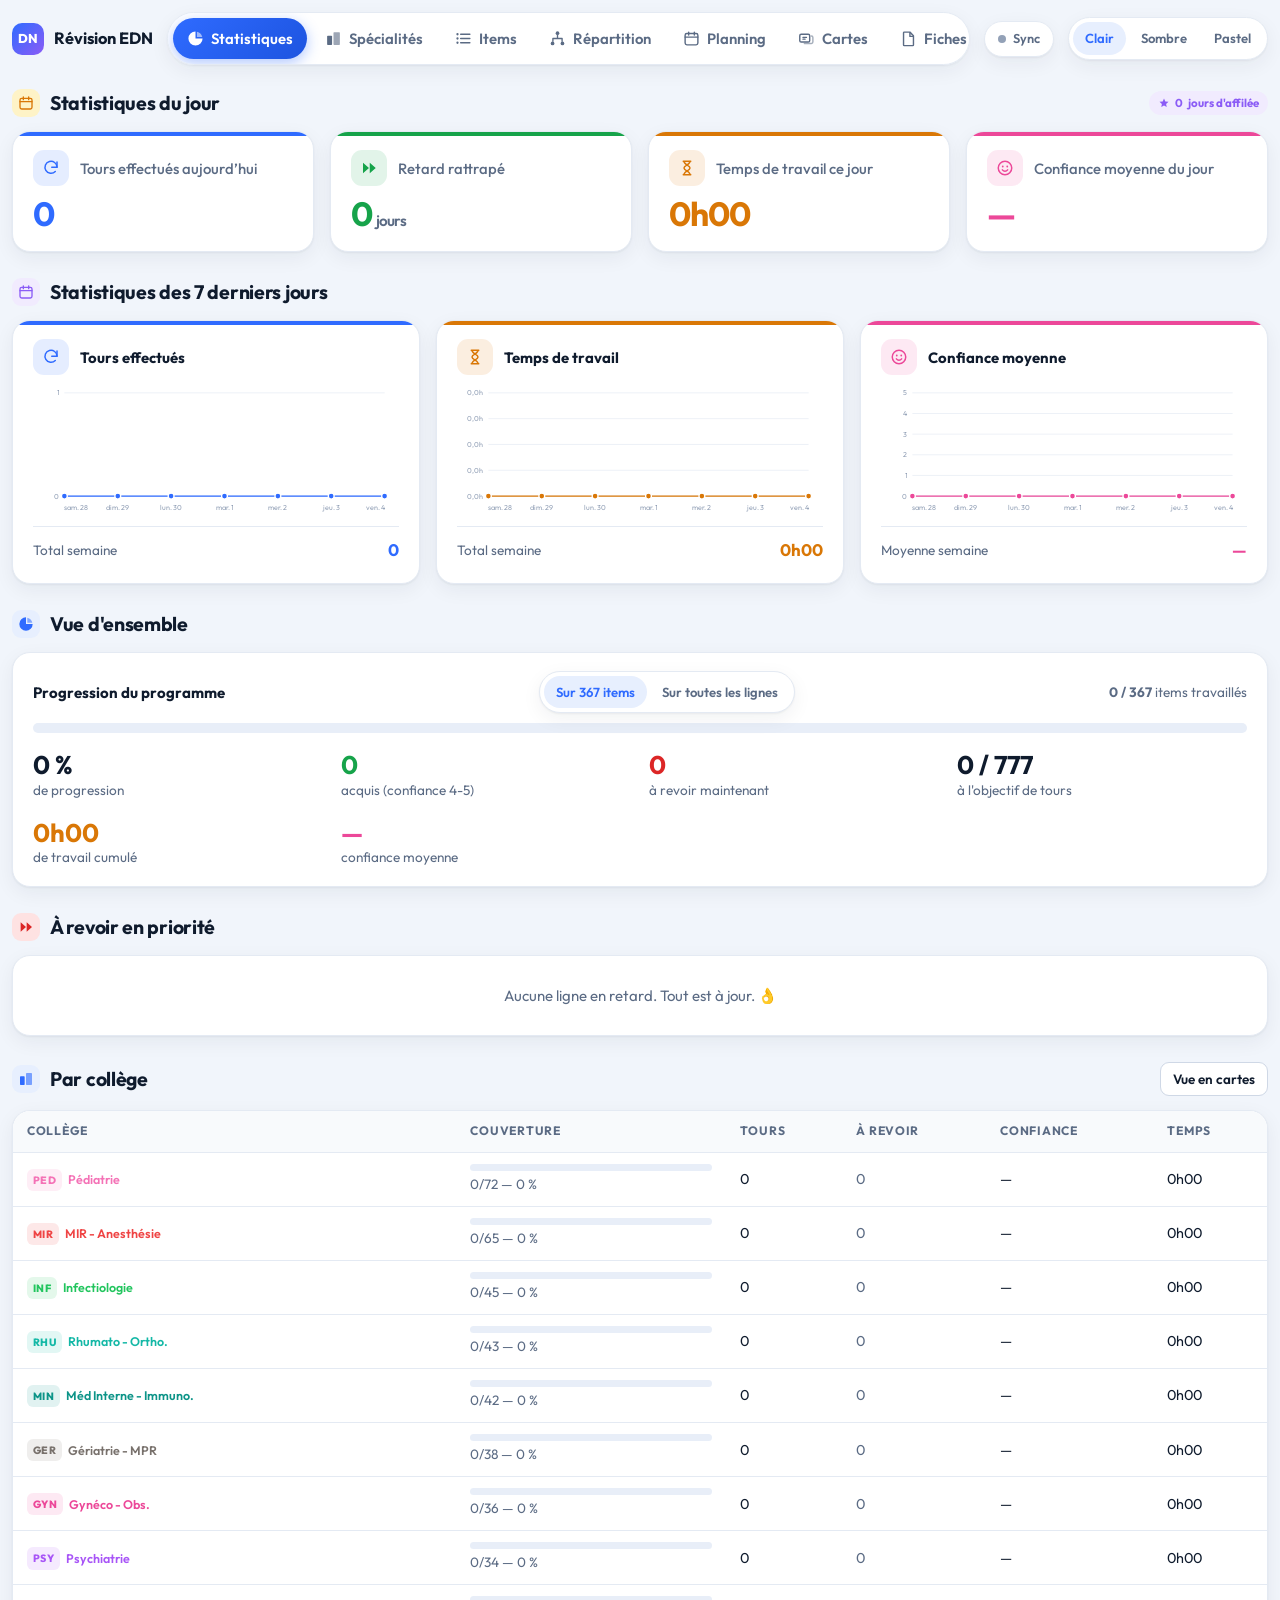
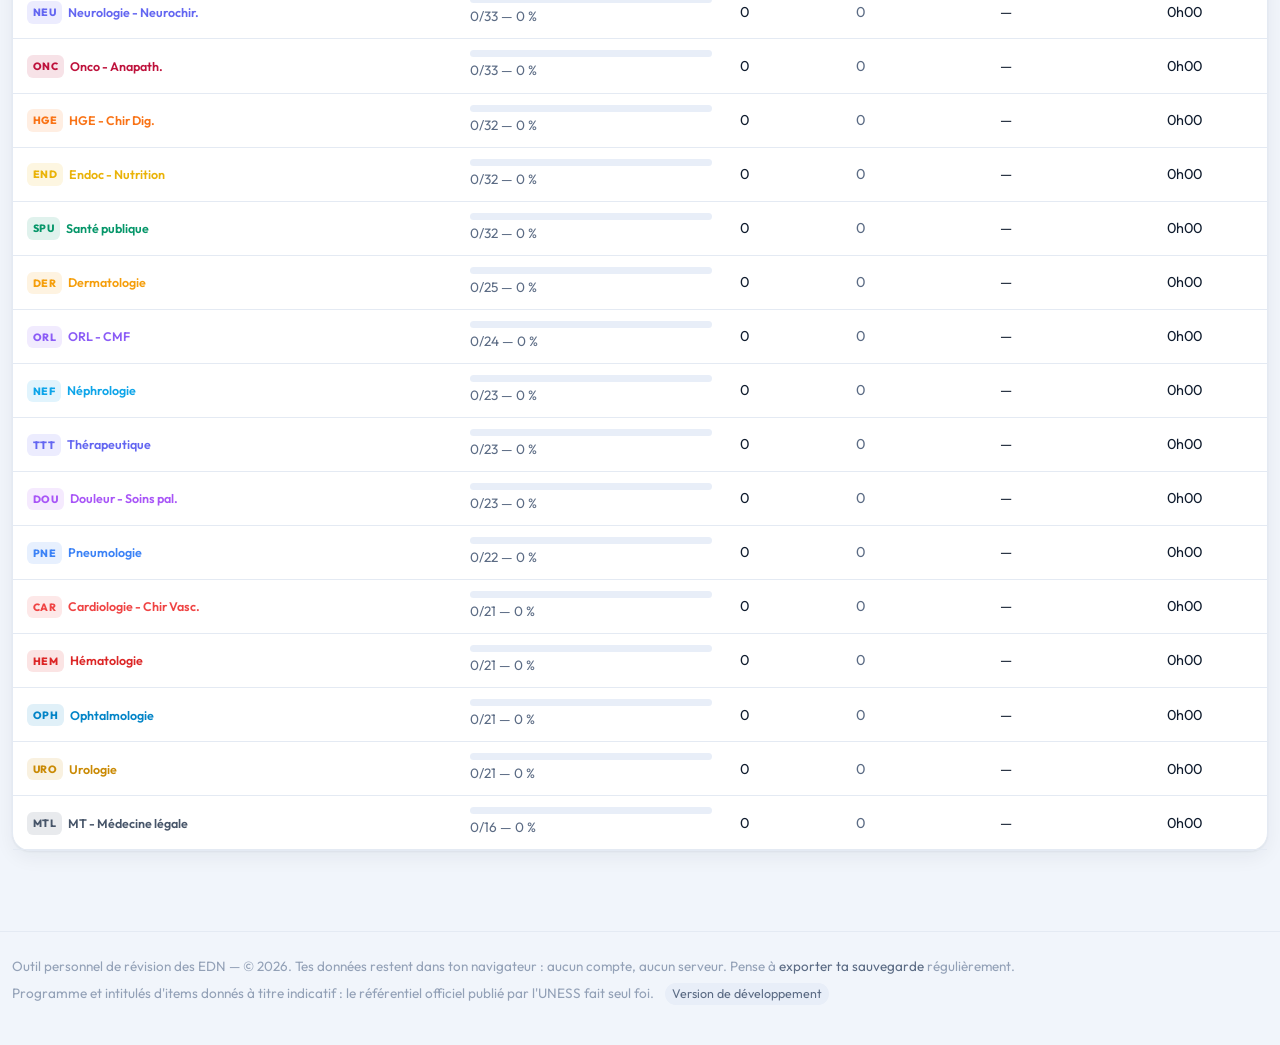
<file: stats.html>
<!doctype html>
<html lang="fr" data-theme="clair">
<head>
<meta charset="utf-8">
<meta name="viewport" content="width=device-width, initial-scale=1, viewport-fit=cover">
<title>Statistiques de révision EDN | Révision EDN</title>
<meta name="description" content="Statistiques de révision EDN : tours du jour, courbes des 7 derniers jours, items à revoir en priorité et progression par collège.">
<meta name="theme-color" content="#f1f5fb">
<meta name="color-scheme" content="light dark">
<meta name="mobile-web-app-capable" content="yes">
<meta name="apple-mobile-web-app-capable" content="yes">
<meta name="apple-mobile-web-app-status-bar-style" content="default">
<meta name="apple-mobile-web-app-title" content="EDN">
<link rel="manifest" href="manifest.webmanifest">
<link rel="apple-touch-icon" href="assets/apple-touch-icon.png">
<link rel="icon" href="data:image/svg+xml,%3Csvg xmlns='http://www.w3.org/2000/svg' viewBox='0 0 32 32'%3E%3Crect width='32' height='32' rx='9' fill='%232f6bff'/%3E%3Ctext x='16' y='22' font-family='sans-serif' font-size='15' font-weight='bold' fill='white' text-anchor='middle'%3EDN%3C/text%3E%3C/svg%3E">
<link rel="preconnect" href="https://fonts.googleapis.com">
<link rel="preconnect" href="https://fonts.gstatic.com" crossorigin>
<link rel="stylesheet" href="https://fonts.googleapis.com/css2?family=Outfit:wght@400;500;600;700;800&display=swap">
<meta name="edn-build" content="__BUILD__">
<link rel="stylesheet" href="assets/css/style.css?v=__BUILD__">
<script src="assets/js/items.js?v=__BUILD__"></script>
<script src="assets/js/store.js?v=__BUILD__"></script>
<script src="assets/js/sync.js?v=__BUILD__"></script>
<script src="assets/js/ui.js?v=__BUILD__"></script>
</head>
<body>

<header class="topbar">
  <div class="topbar__inner">
    <a class="brand" href="index.html">
      <span class="brand__mark">DN</span>
      <span>Révision EDN</span>
    </a>
    <nav class="tabs" aria-label="Navigation principale">
      <a href="stats.html" aria-current="page"><svg viewBox="0 0 24 24" fill="currentColor" aria-hidden="true"><path d="M12 2a10 10 0 1 0 10 10h-10z"/><path d="M14 2.5A10 10 0 0 1 21.5 10H14z" opacity=".55"/></svg><span>Statistiques</span></a>
      <a href="specialites.html"><svg viewBox="0 0 24 24" fill="currentColor" aria-hidden="true"><rect x="3" y="8" width="7" height="13" rx="1"/><rect x="12" y="3" width="9" height="18" rx="1" opacity=".6"/></svg><span>Spécialités</span></a>
      <a href="items.html"><svg viewBox="0 0 24 24" fill="currentColor" aria-hidden="true"><path d="M8 6h13M8 12h13M8 18h13" stroke="currentColor" stroke-width="2" stroke-linecap="round" fill="none"/><circle cx="3.5" cy="6" r="1.6"/><circle cx="3.5" cy="12" r="1.6"/><circle cx="3.5" cy="18" r="1.6"/></svg><span>Items</span></a>
      <a href="repartition.html"><svg viewBox="0 0 24 24" fill="currentColor" aria-hidden="true"><circle cx="12" cy="4.5" r="2.6"/><circle cx="5" cy="19" r="2.6"/><circle cx="19" cy="19" r="2.6"/><path d="M12 7.5v4.5M12 12H5.5v4M12 12h6.5v4" fill="none" stroke="currentColor" stroke-width="1.9" stroke-linecap="round" stroke-linejoin="round"/></svg><span>Répartition</span></a>
      <a href="planning.html"><svg viewBox="0 0 24 24" fill="currentColor" aria-hidden="true"><rect x="3" y="5" width="18" height="16" rx="2.5" fill="none" stroke="currentColor" stroke-width="2"/><path d="M3 10h18M8 3v4M16 3v4" stroke="currentColor" stroke-width="2" stroke-linecap="round"/></svg><span>Planning</span></a>
      <a href="cartes.html"><svg viewBox="0 0 24 24" fill="currentColor" aria-hidden="true"><rect x="2.5" y="6" width="14" height="11" rx="2" fill="none" stroke="currentColor" stroke-width="2"/><path d="M7 10.5h5M7 13h3" stroke="currentColor" stroke-width="1.8" stroke-linecap="round"/><path d="M19 8.5a2 2 0 0 1 2 2v6.5a2 2 0 0 1-2 2H9" fill="none" stroke="currentColor" stroke-width="2" stroke-linecap="round" opacity=".55"/></svg><span>Cartes</span></a>
      <a href="fiches.html"><svg viewBox="0 0 24 24" fill="currentColor" aria-hidden="true"><path d="M6 3h8l5 5v13a1 1 0 0 1-1 1H6a1 1 0 0 1-1-1V4a1 1 0 0 1 1-1z" fill="none" stroke="currentColor" stroke-width="2" stroke-linejoin="round"/><path d="M14 3v6h5" fill="none" stroke="currentColor" stroke-width="2" stroke-linejoin="round"/></svg><span>Fiches</span></a>
    </nav>
      <a class="sync" href="sync.html" id="sync-etat" data-phase="inactif" title="Synchronisation">
        <span class="sync__point"></span><span class="sync__txt">Sync</span>
      </a>
    <div class="themes" role="group" aria-label="Thème">
      <button type="button" data-theme="clair" aria-pressed="true">Clair</button>
      <button type="button" data-theme="sombre" aria-pressed="false">Sombre</button>
      <button type="button" data-theme="pastel" aria-pressed="false">Pastel</button>
    </div>
  </div>
</header>

<main>

<div class="wrap">

  <section>
    <div class="sec-title">
      <span class="sec-title__icon" style="background:var(--amber-soft);color:var(--amber)"><svg viewBox="0 0 24 24" fill="currentColor" aria-hidden="true"><rect x="3" y="5" width="18" height="16" rx="2.5" fill="none" stroke="currentColor" stroke-width="2"/><path d="M3 10h18M8 3v4M16 3v4" stroke="currentColor" stroke-width="2" stroke-linecap="round"/></svg></span>
      <h2>Statistiques du jour</h2>
      <span class="spacer"></span>
      <span class="tag tag--violet"><svg viewBox="0 0 24 24" fill="currentColor" aria-hidden="true" class="ic"><path d="m12 3 2.6 5.8 6.4.7-4.8 4.3 1.3 6.2L12 17l-5.5 3 1.3-6.2L3 9.5l6.4-.7z"/></svg> <b id="j-serie">0</b> jours d'affilée</span>
    </div>
    <div class="grid grid--4">
      <div class="stat-card" style="--accent-color:var(--blue)">
        <div class="stat-card__head">
          <span class="stat-card__icon"><svg viewBox="0 0 24 24" fill="currentColor" aria-hidden="true"><path d="M20 11a8 8 0 1 0-2.3 5.7" fill="none" stroke="currentColor" stroke-width="2" stroke-linecap="round"/><path d="M20 4v7h-7" fill="none" stroke="currentColor" stroke-width="2" stroke-linecap="round" stroke-linejoin="round"/></svg></span>
          <span class="stat-card__label">Tours effectués aujourd’hui</span>
        </div>
        <div class="stat-card__value" id="j-tours">—</div>
      </div>
      <div class="stat-card" style="--accent-color:var(--green)">
        <div class="stat-card__head">
          <span class="stat-card__icon"><svg viewBox="0 0 24 24" fill="currentColor" aria-hidden="true"><path d="M4 5l8 7-8 7zM13 5l8 7-8 7z"/></svg></span>
          <span class="stat-card__label">Retard rattrapé</span>
        </div>
        <div class="stat-card__value" id="j-retard">—</div>
      </div>
      <div class="stat-card" style="--accent-color:var(--amber)">
        <div class="stat-card__head">
          <span class="stat-card__icon"><svg viewBox="0 0 24 24" fill="currentColor" aria-hidden="true"><path d="M7 3h10M7 21h10M8 3c0 5 8 5 8 9s-8 4-8 9M16 3c0 5-8 5-8 9s8 4 8 9" fill="none" stroke="currentColor" stroke-width="2" stroke-linecap="round"/></svg></span>
          <span class="stat-card__label">Temps de travail ce jour</span>
        </div>
        <div class="stat-card__value" id="j-temps">—</div>
      </div>
      <div class="stat-card" style="--accent-color:var(--pink)">
        <div class="stat-card__head">
          <span class="stat-card__icon"><svg viewBox="0 0 24 24" fill="currentColor" aria-hidden="true"><circle cx="12" cy="12" r="9" fill="none" stroke="currentColor" stroke-width="2"/><circle cx="9" cy="10" r="1.2"/><circle cx="15" cy="10" r="1.2"/><path d="M8.5 14.5a4.5 4.5 0 0 0 7 0" fill="none" stroke="currentColor" stroke-width="2" stroke-linecap="round"/></svg></span>
          <span class="stat-card__label">Confiance moyenne du jour</span>
        </div>
        <div class="stat-card__value" id="j-confiance">—</div>
      </div>
    </div>
  </section>

  <section>
    <div class="sec-title">
      <span class="sec-title__icon" style="background:var(--violet-soft);color:var(--violet)"><svg viewBox="0 0 24 24" fill="currentColor" aria-hidden="true"><rect x="3" y="5" width="18" height="16" rx="2.5" fill="none" stroke="currentColor" stroke-width="2"/><path d="M3 10h18M8 3v4M16 3v4" stroke="currentColor" stroke-width="2" stroke-linecap="round"/></svg></span>
      <h2>Statistiques des 7 derniers jours</h2>
    </div>
    <div class="grid grid--3">
      <div class="stat-card" style="--accent-color:var(--blue)">
        <div class="stat-card__head">
          <span class="stat-card__icon"><svg viewBox="0 0 24 24" fill="currentColor" aria-hidden="true"><path d="M20 11a8 8 0 1 0-2.3 5.7" fill="none" stroke="currentColor" stroke-width="2" stroke-linecap="round"/><path d="M20 4v7h-7" fill="none" stroke="currentColor" stroke-width="2" stroke-linecap="round" stroke-linejoin="round"/></svg></span>
          <span class="stat-card__label" style="font-weight:700;color:var(--ink)">Tours effectués</span>
        </div>
        <div id="g-tours" data-label="Nombre de tours enregistrés par jour sur les 7 derniers jours"></div>
        <div class="stat-card__foot row" style="justify-content:space-between">
          <span>Total semaine</span><b style="color:var(--blue);font-size:1.05rem" id="t-tours">—</b>
        </div>
      </div>
      <div class="stat-card" style="--accent-color:var(--amber)">
        <div class="stat-card__head">
          <span class="stat-card__icon"><svg viewBox="0 0 24 24" fill="currentColor" aria-hidden="true"><path d="M7 3h10M7 21h10M8 3c0 5 8 5 8 9s-8 4-8 9M16 3c0 5-8 5-8 9s8 4 8 9" fill="none" stroke="currentColor" stroke-width="2" stroke-linecap="round"/></svg></span>
          <span class="stat-card__label" style="font-weight:700;color:var(--ink)">Temps de travail</span>
        </div>
        <div id="g-temps" data-label="Temps de travail par jour sur les 7 derniers jours"></div>
        <div class="stat-card__foot row" style="justify-content:space-between">
          <span>Total semaine</span><b style="color:var(--amber);font-size:1.05rem" id="t-temps">—</b>
        </div>
      </div>
      <div class="stat-card" style="--accent-color:var(--pink)">
        <div class="stat-card__head">
          <span class="stat-card__icon"><svg viewBox="0 0 24 24" fill="currentColor" aria-hidden="true"><circle cx="12" cy="12" r="9" fill="none" stroke="currentColor" stroke-width="2"/><circle cx="9" cy="10" r="1.2"/><circle cx="15" cy="10" r="1.2"/><path d="M8.5 14.5a4.5 4.5 0 0 0 7 0" fill="none" stroke="currentColor" stroke-width="2" stroke-linecap="round"/></svg></span>
          <span class="stat-card__label" style="font-weight:700;color:var(--ink)">Confiance moyenne</span>
        </div>
        <div id="g-confiance" data-label="Confiance moyenne des tours par jour sur les 7 derniers jours"></div>
        <div class="stat-card__foot row" style="justify-content:space-between">
          <span>Moyenne semaine</span><b style="color:var(--pink);font-size:1.05rem" id="t-confiance">—</b>
        </div>
      </div>
    </div>
  </section>

  <section>
    <div class="sec-title">
      <span class="sec-title__icon"><svg viewBox="0 0 24 24" fill="currentColor" aria-hidden="true"><path d="M12 2a10 10 0 1 0 10 10h-10z"/><path d="M14 2.5A10 10 0 0 1 21.5 10H14z" opacity=".55"/></svg></span>
      <h2>Vue d'ensemble</h2>
    </div>
    <div class="card card--pad">
      <div class="row" style="justify-content:space-between;margin-bottom:10px">
        <strong>Progression du programme</strong>
        <div class="themes" role="group" aria-label="Compter la progression en">
          <button type="button" data-prog="items" aria-pressed="true">Sur 367 items</button>
          <button type="button" data-prog="lignes" aria-pressed="false">Sur toutes les lignes</button>
        </div>
        <span class="muted small"><b id="v-vus">—</b> <span id="v-unite">items travaillés</span></span>
      </div>
      <div class="bar" style="height:10px;margin-bottom:18px"><span id="v-bar" style="width:0%"></span></div>
      <div class="grid grid--4" style="gap:18px">
        <div><div style="font-size:1.6rem;font-weight:700;line-height:1.1" id="v-progression">—</div>
             <div class="small muted">de progression</div></div>
        <div><div style="font-size:1.6rem;font-weight:700;line-height:1.1;color:var(--green)" id="v-acquis">—</div>
             <div class="small muted">acquis (confiance 4-5)</div></div>
        <div><div style="font-size:1.6rem;font-weight:700;line-height:1.1;color:var(--red)" id="v-retard">—</div>
             <div class="small muted">à revoir maintenant</div></div>
        <div><div style="font-size:1.6rem;font-weight:700;line-height:1.1" id="v-objectif">—</div>
             <div class="small muted">à l'objectif de tours</div></div>
        <div><div style="font-size:1.6rem;font-weight:700;line-height:1.1;color:var(--amber)" id="v-temps">—</div>
             <div class="small muted">de travail cumulé</div></div>
        <div><div style="font-size:1.6rem;font-weight:700;line-height:1.1;color:var(--pink)" id="v-confiance">—</div>
             <div class="small muted">confiance moyenne</div></div>
      </div>
    </div>
  </section>

  <section>
    <div class="sec-title">
      <span class="sec-title__icon" style="background:var(--red-soft);color:var(--red)"><svg viewBox="0 0 24 24" fill="currentColor" aria-hidden="true"><path d="M4 5l8 7-8 7zM13 5l8 7-8 7z"/></svg></span>
      <h2>À revoir en priorité</h2>
    </div>
    <div class="card" id="p-corps"></div>
  </section>

  <section>
    <div class="sec-title">
      <span class="sec-title__icon"><svg viewBox="0 0 24 24" fill="currentColor" aria-hidden="true"><rect x="3" y="8" width="7" height="13" rx="1"/><rect x="12" y="3" width="9" height="18" rx="1" opacity=".6"/></svg></span>
      <h2>Par collège</h2>
      <span class="spacer"></span>
      <a class="btn btn--sm" href="specialites.html">Vue en cartes</a>
    </div>
    <div class="card" id="c-corps"></div>
  </section>

</div>

</main>

<footer class="foot">
  <div class="wrap">
    <p class="mb0">
      Outil personnel de révision des EDN — &copy; <span id="annee"></span>.
      Tes données restent dans ton navigateur : aucun compte, aucun serveur.
      Pense à <a href="items.html#donnees">exporter ta sauvegarde</a> régulièrement.
    </p>
    <p class="mb0 small" style="margin-top:6px">
      Programme et intitulés d'items donnés à titre indicatif : le référentiel officiel
      publié par l'UNESS fait seul foi.
      <span class="version" id="version"></span>
    </p>
  </div>
</footer>
<script src="assets/js/page-stats.js?v=__BUILD__"></script>

</body>
</html>
</file>
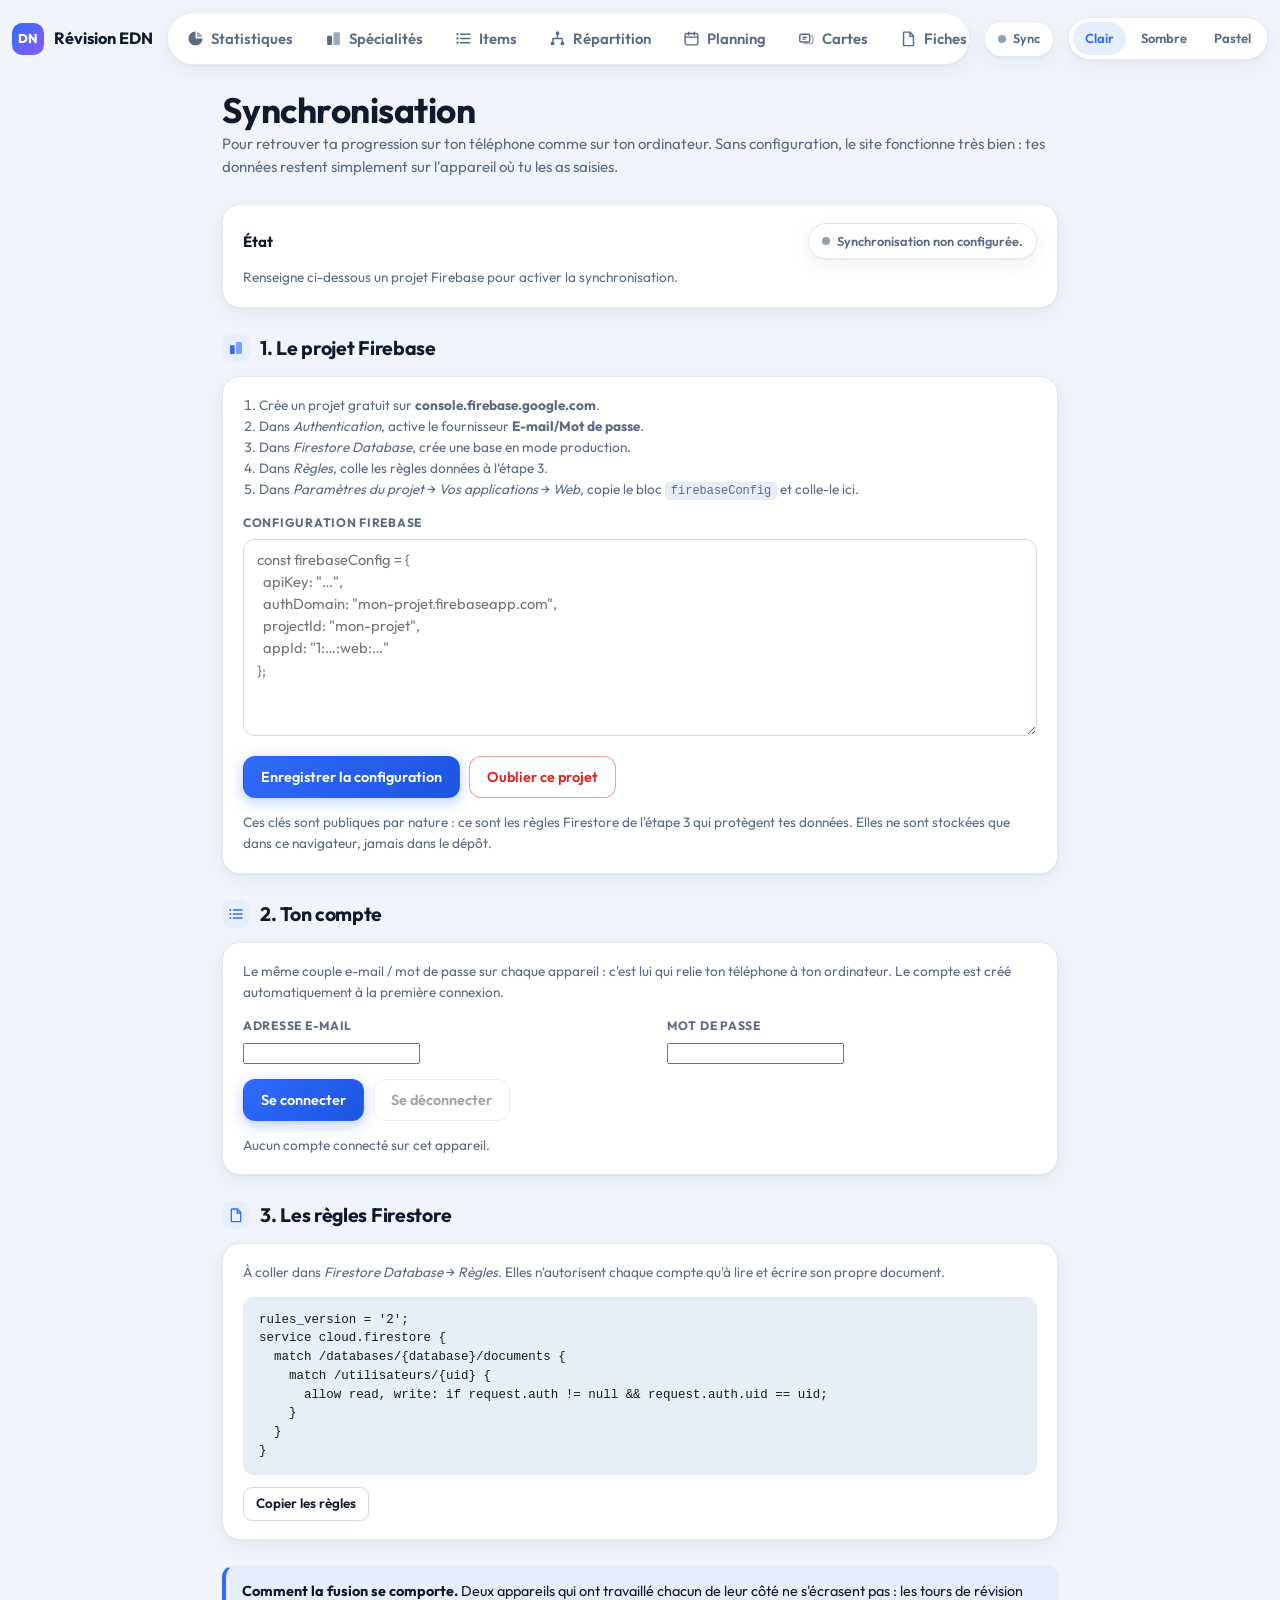
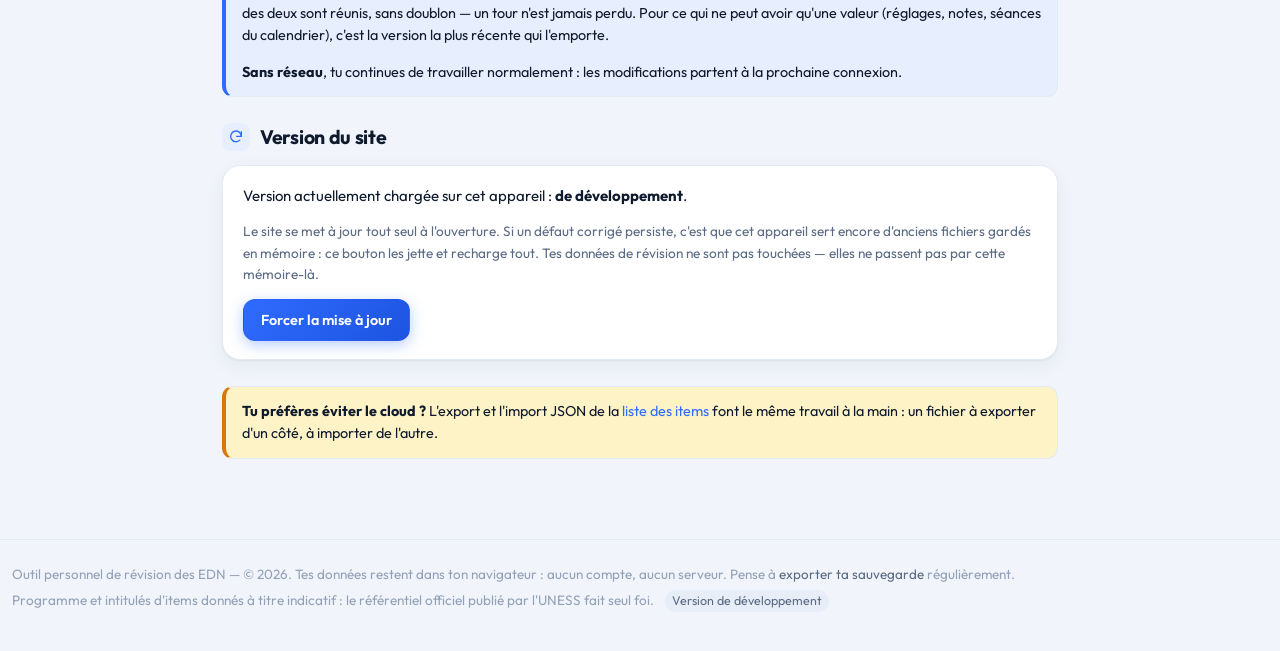
<file: sync.html>
<!doctype html>
<html lang="fr" data-theme="clair">
<head>
<meta charset="utf-8">
<meta name="viewport" content="width=device-width, initial-scale=1">
<title>Synchronisation entre appareils | Révision EDN</title>
<meta name="description" content="Synchroniser sa progression de révision EDN entre téléphone et ordinateur via un projet Firebase personnel.">
<link rel="icon" href="data:image/svg+xml,%3Csvg xmlns='http://www.w3.org/2000/svg' viewBox='0 0 32 32'%3E%3Crect width='32' height='32' rx='9' fill='%232f6bff'/%3E%3Ctext x='16' y='22' font-family='sans-serif' font-size='15' font-weight='bold' fill='white' text-anchor='middle'%3EDN%3C/text%3E%3C/svg%3E">
<link rel="preconnect" href="https://fonts.googleapis.com">
<link rel="preconnect" href="https://fonts.gstatic.com" crossorigin>
<link rel="stylesheet" href="https://fonts.googleapis.com/css2?family=Outfit:wght@400;500;600;700;800&display=swap">
<meta name="edn-build" content="__BUILD__">
<link rel="stylesheet" href="assets/css/style.css?v=__BUILD__">
<script src="assets/js/items.js?v=__BUILD__"></script>
<script src="assets/js/store.js?v=__BUILD__"></script>
<script src="assets/js/sync.js?v=__BUILD__"></script>
<script src="assets/js/ui.js?v=__BUILD__"></script>
</head>
<body>

<header class="topbar">
  <div class="topbar__inner">
    <a class="brand" href="index.html">
      <span class="brand__mark">DN</span>
      <span>Révision EDN</span>
    </a>
    <nav class="tabs" aria-label="Navigation principale">
      <a href="stats.html"><svg viewBox="0 0 24 24" fill="currentColor" aria-hidden="true"><path d="M12 2a10 10 0 1 0 10 10h-10z"/><path d="M14 2.5A10 10 0 0 1 21.5 10H14z" opacity=".55"/></svg><span>Statistiques</span></a>
      <a href="specialites.html"><svg viewBox="0 0 24 24" fill="currentColor" aria-hidden="true"><rect x="3" y="8" width="7" height="13" rx="1"/><rect x="12" y="3" width="9" height="18" rx="1" opacity=".6"/></svg><span>Spécialités</span></a>
      <a href="items.html"><svg viewBox="0 0 24 24" fill="currentColor" aria-hidden="true"><path d="M8 6h13M8 12h13M8 18h13" stroke="currentColor" stroke-width="2" stroke-linecap="round" fill="none"/><circle cx="3.5" cy="6" r="1.6"/><circle cx="3.5" cy="12" r="1.6"/><circle cx="3.5" cy="18" r="1.6"/></svg><span>Items</span></a>
      <a href="repartition.html"><svg viewBox="0 0 24 24" fill="currentColor" aria-hidden="true"><circle cx="12" cy="4.5" r="2.6"/><circle cx="5" cy="19" r="2.6"/><circle cx="19" cy="19" r="2.6"/><path d="M12 7.5v4.5M12 12H5.5v4M12 12h6.5v4" fill="none" stroke="currentColor" stroke-width="1.9" stroke-linecap="round" stroke-linejoin="round"/></svg><span>Répartition</span></a>
      <a href="planning.html"><svg viewBox="0 0 24 24" fill="currentColor" aria-hidden="true"><rect x="3" y="5" width="18" height="16" rx="2.5" fill="none" stroke="currentColor" stroke-width="2"/><path d="M3 10h18M8 3v4M16 3v4" stroke="currentColor" stroke-width="2" stroke-linecap="round"/></svg><span>Planning</span></a>
      <a href="cartes.html"><svg viewBox="0 0 24 24" fill="currentColor" aria-hidden="true"><rect x="2.5" y="6" width="14" height="11" rx="2" fill="none" stroke="currentColor" stroke-width="2"/><path d="M7 10.5h5M7 13h3" stroke="currentColor" stroke-width="1.8" stroke-linecap="round"/><path d="M19 8.5a2 2 0 0 1 2 2v6.5a2 2 0 0 1-2 2H9" fill="none" stroke="currentColor" stroke-width="2" stroke-linecap="round" opacity=".55"/></svg><span>Cartes</span></a>
      <a href="fiches.html"><svg viewBox="0 0 24 24" fill="currentColor" aria-hidden="true"><path d="M6 3h8l5 5v13a1 1 0 0 1-1 1H6a1 1 0 0 1-1-1V4a1 1 0 0 1 1-1z" fill="none" stroke="currentColor" stroke-width="2" stroke-linejoin="round"/><path d="M14 3v6h5" fill="none" stroke="currentColor" stroke-width="2" stroke-linejoin="round"/></svg><span>Fiches</span></a>
    </nav>
      <a class="sync" href="sync.html" id="sync-etat" data-phase="inactif" title="Synchronisation">
        <span class="sync__point"></span><span class="sync__txt">Sync</span>
      </a>
    <div class="themes" role="group" aria-label="Thème">
      <button type="button" data-theme="clair" aria-pressed="true">Clair</button>
      <button type="button" data-theme="sombre" aria-pressed="false">Sombre</button>
      <button type="button" data-theme="pastel" aria-pressed="false">Pastel</button>
    </div>
  </div>
</header>

<main>

<div class="wrap wrap--narrow">

  <section>
    <h1 class="mb0">Synchronisation</h1>
    <p class="muted">Pour retrouver ta progression sur ton téléphone comme sur ton ordinateur.
    Sans configuration, le site fonctionne très bien : tes données restent simplement sur
    l'appareil où tu les as saisies.</p>
  </section>

  <section>
    <div class="card card--pad">
      <div class="row" style="justify-content:space-between">
        <strong>État</strong>
        <span class="sync" data-phase="inactif" id="s-etat">
          <span class="sync__point"></span><span class="sync__txt" id="s-message">—</span>
        </span>
      </div>
      <p class="small muted mb0" style="margin-top:8px" id="s-detail">
        Renseigne ci-dessous un projet Firebase pour activer la synchronisation.
      </p>
    </div>
  </section>

  <section id="etape-conf">
    <div class="sec-title"><span class="sec-title__icon"><svg viewBox="0 0 24 24" fill="currentColor" aria-hidden="true"><rect x="3" y="8" width="7" height="13" rx="1"/><rect x="12" y="3" width="9" height="18" rx="1" opacity=".6"/></svg></span><h2>1. Le projet Firebase</h2></div>
    <div class="card card--pad stack">
      <ol class="small muted" style="margin:0 0 4px;padding-left:1.2em">
        <li>Crée un projet gratuit sur <strong>console.firebase.google.com</strong>.</li>
        <li>Dans <em>Authentication</em>, active le fournisseur <strong>E-mail/Mot de passe</strong>.</li>
        <li>Dans <em>Firestore Database</em>, crée une base en mode production.</li>
        <li>Dans <em>Règles</em>, colle les règles données à l'étape 3.</li>
        <li>Dans <em>Paramètres du projet</em> → <em>Vos applications</em> → <em>Web</em>,
            copie le bloc <code>firebaseConfig</code> et colle-le ici.</li>
      </ol>
      <div>
        <label for="s-conf">Configuration Firebase</label>
        <textarea id="s-conf" rows="8" spellcheck="false"
          placeholder="const firebaseConfig = {&#10;  apiKey: &quot;…&quot;,&#10;  authDomain: &quot;mon-projet.firebaseapp.com&quot;,&#10;  projectId: &quot;mon-projet&quot;,&#10;  appId: &quot;1:…:web:…&quot;&#10;};"></textarea>
      </div>
      <div class="btn-row">
        <button type="button" class="btn btn--primary" id="s-enregistrer">Enregistrer la configuration</button>
        <button type="button" class="btn btn--danger" id="s-oublier">Oublier ce projet</button>
      </div>
      <p class="small muted mb0">Ces clés sont publiques par nature : ce sont les règles Firestore
      de l'étape 3 qui protègent tes données. Elles ne sont stockées que dans ce navigateur, jamais
      dans le dépôt.</p>
    </div>
  </section>

  <section id="etape-compte">
    <div class="sec-title"><span class="sec-title__icon"><svg viewBox="0 0 24 24" fill="currentColor" aria-hidden="true"><path d="M8 6h13M8 12h13M8 18h13" stroke="currentColor" stroke-width="2" stroke-linecap="round" fill="none"/><circle cx="3.5" cy="6" r="1.6"/><circle cx="3.5" cy="12" r="1.6"/><circle cx="3.5" cy="18" r="1.6"/></svg></span><h2>2. Ton compte</h2></div>
    <div class="card card--pad stack">
      <p class="small muted mb0">Le même couple e-mail / mot de passe sur chaque appareil : c'est
      lui qui relie ton téléphone à ton ordinateur. Le compte est créé automatiquement à la
      première connexion.</p>
      <div class="reglages">
        <div style="flex:1 1 220px">
          <label for="s-email">Adresse e-mail</label>
          <input type="email" id="s-email" autocomplete="username" spellcheck="false">
        </div>
        <div style="flex:1 1 180px">
          <label for="s-mdp">Mot de passe</label>
          <input type="password" id="s-mdp" autocomplete="current-password">
        </div>
      </div>
      <div class="btn-row">
        <button type="button" class="btn btn--primary" id="s-connexion">Se connecter</button>
        <button type="button" class="btn" id="s-deconnexion">Se déconnecter</button>
      </div>
      <p class="small mb0" id="s-compte"></p>
    </div>
  </section>

  <section id="etape-regles">
    <div class="sec-title"><span class="sec-title__icon"><svg viewBox="0 0 24 24" fill="currentColor" aria-hidden="true"><path d="M6 3h8l5 5v13a1 1 0 0 1-1 1H6a1 1 0 0 1-1-1V4a1 1 0 0 1 1-1z" fill="none" stroke="currentColor" stroke-width="2" stroke-linejoin="round"/><path d="M14 3v6h5" fill="none" stroke="currentColor" stroke-width="2" stroke-linejoin="round"/></svg></span><h2>3. Les règles Firestore</h2></div>
    <div class="card card--pad">
      <p class="small muted">À coller dans <em>Firestore Database</em> → <em>Règles</em>. Elles
      n'autorisent chaque compte qu'à lire et écrire son propre document.</p>
      <pre class="regles" id="s-regles">rules_version = '2';
service cloud.firestore {
  match /databases/{database}/documents {
    match /utilisateurs/{uid} {
      allow read, write: if request.auth != null &amp;&amp; request.auth.uid == uid;
    }
  }
}</pre>
      <button type="button" class="btn btn--sm" id="s-copier">Copier les règles</button>
    </div>
  </section>

  <section>
    <div class="notice notice--info">
      <p><strong>Comment la fusion se comporte.</strong> Deux appareils qui ont travaillé chacun de
      leur côté ne s'écrasent pas : les tours de révision des deux sont réunis, sans doublon — un
      tour n'est jamais perdu. Pour ce qui ne peut avoir qu'une valeur (réglages, notes, séances du
      calendrier), c'est la version la plus récente qui l'emporte.</p>
      <p class="mb0"><strong>Sans réseau</strong>, tu continues de travailler normalement : les
      modifications partent à la prochaine connexion.</p>
    </div>
  </section>

  <section>
    <div class="sec-title"><span class="sec-title__icon" id="i-maj"></span><h2>Version du site</h2></div>
    <div class="card card--pad stack">
      <p class="mb0">Version actuellement chargée sur cet appareil :
        <strong id="v-build">—</strong>.</p>
      <p class="small muted mb0">Le site se met à jour tout seul à l'ouverture. Si un défaut
      corrigé persiste, c'est que cet appareil sert encore d'anciens fichiers gardés en mémoire :
      ce bouton les jette et recharge tout. Tes données de révision ne sont pas touchées — elles
      ne passent pas par cette mémoire-là.</p>
      <div class="row" style="gap:10px">
        <button type="button" class="btn btn--primary" id="v-forcer">Forcer la mise à jour</button>
        <span class="small muted" id="v-etat"></span>
      </div>
    </div>
  </section>

  <section>
    <div class="notice">
      <p class="mb0"><strong>Tu préfères éviter le cloud ?</strong> L'export et l'import JSON de la
      <a href="items.html#donnees">liste des items</a> font le même travail à la main : un fichier
      à exporter d'un côté, à importer de l'autre.</p>
    </div>
  </section>

</div>

</main>

<footer class="foot">
  <div class="wrap">
    <p class="mb0">
      Outil personnel de révision des EDN — &copy; <span id="annee"></span>.
      Tes données restent dans ton navigateur : aucun compte, aucun serveur.
      Pense à <a href="items.html#donnees">exporter ta sauvegarde</a> régulièrement.
    </p>
    <p class="mb0 small" style="margin-top:6px">
      Programme et intitulés d'items donnés à titre indicatif : le référentiel officiel
      publié par l'UNESS fait seul foi.
      <span class="version" id="version"></span>
    </p>
  </div>
</footer>
<script src="assets/js/page-sync.js?v=__BUILD__"></script>

</body>
</html>
</file>
<file: assets/css/style.css>
/* ==========================================================================
   Révision EDN — feuille de style unique
   Thèmes : clair · sombre · pastel, pilotés par [data-theme] sur <html>
   ========================================================================== */

:root {
  /* surfaces */
  --bg:          #f1f5fb;
  --bg-2:        #e8eef8;
  --card:        #ffffff;
  --card-2:      #f8fafc;
  --line:        #e4eaf3;
  --line-2:      #cfd8e6;

  /* texte */
  --ink:         #0f1b2d;
  --ink-2:       #5b6b84;
  --ink-3:       #93a1b7;

  /* accent */
  --blue:        #2f6bff;
  --blue-2:      #1d54e0;
  --blue-soft:   #e7effe;
  --violet:      #8b5cf6;
  --violet-soft: #f1ebfe;
  --on-accent:   #ffffff;

  /* états */
  --green:       #16a34a;
  --green-soft:  #dcfce7;
  --amber:       #d97706;
  --amber-soft:  #fef3c7;
  --red:         #dc2626;
  --red-soft:    #fee2e2;
  --pink:        #ec4899;
  --pink-soft:   #fce7f3;

  /* confiance 1→5 */
  --c1: #a4514f; --c2: #ef6b62; --c3: #f0b43c; --c4: #22c55e; --c5: #4b9f6b;

  --shadow:    0 1px 2px rgba(15, 27, 45, .05), 0 6px 20px rgba(15, 27, 45, .06);
  --shadow-lg: 0 8px 40px rgba(15, 27, 45, .14);
  --r:    18px;
  --r-sm: 11px;
  --maxw: 1440px;
  --font: "Outfit", -apple-system, BlinkMacSystemFont, "Segoe UI", Roboto, sans-serif;
  --tint: 12%;   /* intensité du fond teinté par spécialité */
}

:root[data-theme="sombre"] {
  --bg:          #0d1626;
  --bg-2:        #0a1220;
  --card:        #15202f;
  --card-2:      #1b2838;
  --line:        #24334a;
  --line-2:      #33455f;
  --ink:         #e9eff8;
  --ink-2:       #9fb0c8;
  --ink-3:       #6d809b;
  --blue:        #4d84ff;
  --blue-2:      #3c72f0;
  --blue-soft:   #1b2b4c;
  --violet:      #a78bfa;
  --violet-soft: #2a2450;
  --green:       #34d17f;  --green-soft: #12301f;
  --amber:       #eab34a;  --amber-soft: #302614;
  --red:         #f87171;  --red-soft:   #331a1a;
  --pink:        #f472b6;  --pink-soft:  #34192a;
  --shadow:      0 1px 2px rgba(0, 0, 0, .4), 0 6px 20px rgba(0, 0, 0, .32);
  --shadow-lg:   0 10px 44px rgba(0, 0, 0, .55);
  --tint: 20%;
}

:root[data-theme="pastel"] {
  --bg:          #fbf5f0;
  --bg-2:        #f6ece4;
  --card:        #fffcf9;
  --card-2:      #fdf4ee;
  --line:        #efe0d5;
  --line-2:      #ddc7b8;
  --ink:         #3f3239;
  --ink-2:       #7d6a74;
  --ink-3:       #a89099;
  --blue:        #7c6bd6;
  --blue-2:      #6a59c4;
  --blue-soft:   #efe9fb;
  --violet:      #b47fd0;
  --violet-soft: #f7eafb;
  --green:       #5f9877;  --green-soft: #e6f2ea;
  --amber:       #c08a4a;  --amber-soft: #fbf0e0;
  --red:         #c86a62;  --red-soft:   #fbe9e7;
  --pink:        #cf7aa4;  --pink-soft:  #fbeaf2;
  --c1: #b07474; --c2: #d98b84; --c3: #ddb073; --c4: #7fb894; --c5: #629a7c;
  --shadow:      0 1px 2px rgba(120, 90, 80, .06), 0 6px 20px rgba(120, 90, 80, .09);
  --shadow-lg:   0 10px 44px rgba(120, 90, 80, .2);
  --tint: 14%;
}

* { box-sizing: border-box; }
html { -webkit-text-size-adjust: 100%; }

body {
  margin: 0;
  font-family: var(--font);
  font-size: 15px;
  line-height: 1.55;
  color: var(--ink);
  background: var(--bg);
  -webkit-font-smoothing: antialiased;
}

a { color: var(--blue); text-decoration: none; }
a:hover { text-decoration: underline; }

h1, h2, h3, h4 { margin: 0 0 .5em; line-height: 1.22; font-weight: 700; letter-spacing: -.015em; }
h1 { font-size: clamp(1.55rem, 1.2rem + 1.5vw, 2.2rem); }
h2 { font-size: clamp(1.2rem, 1.05rem + .7vw, 1.5rem); }
h3 { font-size: 1.05rem; }
p { margin: 0 0 1em; }

code {
  font-family: ui-monospace, SFMono-Regular, Menlo, Consolas, monospace;
  font-size: .88em; background: var(--bg-2); border: 1px solid var(--line);
  border-radius: 5px; padding: .08em .38em;
}

:focus-visible { outline: 2px solid var(--blue); outline-offset: 2px; }

/* ---------------------------------------------------------------- layout */

.wrap { max-width: var(--maxw); margin: 0 auto; padding: 0 20px; }
.wrap--narrow { max-width: 860px; }
main { padding: 20px 0 80px; }
section + section { margin-top: 26px; }

/* --------------------------------------------------------------- en-tête */

.topbar {
  position: sticky; top: 0; z-index: 50;
  background: color-mix(in srgb, var(--bg) 88%, transparent);
  backdrop-filter: blur(12px);
  padding: 12px 0 4px;
}
.topbar__inner {
  max-width: var(--maxw); margin: 0 auto; padding: 0 20px;
  display: flex; align-items: center; gap: 14px; flex-wrap: wrap;
}

.brand { display: inline-flex; align-items: center; gap: 10px; font-weight: 700; color: var(--ink); font-size: 1.02rem; }
.brand:hover { text-decoration: none; }
.brand__mark {
  width: 32px; height: 32px; border-radius: 10px; flex: none;
  background: linear-gradient(135deg, var(--blue), var(--violet));
  color: #fff; display: grid; place-items: center; font-size: .8rem; font-weight: 800;
}

/* onglets en pilule */
.tabs {
  display: flex; gap: 4px; flex: 1 1 520px; min-width: 0;
  background: var(--card); border: 1px solid var(--line);
  border-radius: 999px; padding: 5px; box-shadow: var(--shadow);
  overflow-x: auto; scrollbar-width: none;
}
.tabs::-webkit-scrollbar { display: none; }
.tabs a {
  flex: 1 1 auto; display: inline-flex; align-items: center; justify-content: center; gap: 7px;
  padding: 9px 14px; border-radius: 999px; white-space: nowrap;
  font-size: .93rem; font-weight: 600; color: var(--ink-2);
}
.tabs a:hover { background: var(--bg-2); color: var(--ink); text-decoration: none; }
.tabs a[aria-current="page"] {
  background: linear-gradient(135deg, var(--blue), var(--blue-2));
  color: var(--on-accent); box-shadow: 0 4px 14px color-mix(in srgb, var(--blue) 38%, transparent);
}
.tabs svg { width: 17px; height: 17px; flex: none; }

/* sélecteur de thème */
.themes {
  display: inline-flex; gap: 3px; padding: 4px; flex: none;
  background: var(--card); border: 1px solid var(--line);
  border-radius: 999px; box-shadow: var(--shadow);
}
.themes button {
  border: 0; background: none; font: inherit; font-size: .82rem; font-weight: 600;
  color: var(--ink-2); padding: 6px 12px; border-radius: 999px; cursor: pointer; min-height: 32px;
}
.themes button:hover { color: var(--ink); }
.themes button[aria-pressed="true"] { background: var(--blue-soft); color: var(--blue); }

/* ----------------------------------------------------------------- cartes */

.card {
  background: var(--card); border: 1px solid var(--line);
  border-radius: var(--r); box-shadow: var(--shadow);
}
.card--pad { padding: 18px 20px; }

.grid { display: grid; gap: 16px; }
.grid--2 { grid-template-columns: repeat(auto-fit, minmax(280px, 1fr)); }
.grid--3 { grid-template-columns: repeat(auto-fit, minmax(300px, 1fr)); }
.grid--4 { grid-template-columns: repeat(auto-fit, minmax(230px, 1fr)); }

/* titre de section avec pastille */
.sec-title { display: flex; align-items: center; gap: 10px; margin: 0 0 14px; }
.sec-title__icon {
  width: 28px; height: 28px; border-radius: 9px; display: grid; place-items: center; flex: none;
  background: var(--blue-soft); color: var(--blue);
}
.sec-title__icon svg { width: 16px; height: 16px; }
.sec-title h2 { margin: 0; font-size: 1.22rem; }
.sec-title .spacer { flex: 1 1 auto; }

/* carte statistique à liseré coloré */
.stat-card {
  position: relative; overflow: hidden;
  background: var(--card); border: 1px solid var(--line);
  border-radius: var(--r); box-shadow: var(--shadow); padding: 18px 20px 20px;
}
.stat-card::before {
  content: ""; position: absolute; inset: 0 0 auto 0; height: 4px; background: var(--accent-color, var(--blue));
}
.stat-card__head { display: flex; align-items: center; gap: 11px; margin-bottom: 10px; }
.stat-card__icon {
  width: 36px; height: 36px; border-radius: 11px; display: grid; place-items: center; flex: none;
  background: color-mix(in srgb, var(--accent-color, var(--blue)) var(--tint), transparent);
  color: var(--accent-color, var(--blue));
}
.stat-card__icon svg { width: 18px; height: 18px; }
.stat-card__label { color: var(--ink-2); font-size: .93rem; font-weight: 500; }
.stat-card__value {
  font-size: 2.1rem; font-weight: 700; line-height: 1.05; letter-spacing: -.03em;
  color: var(--accent-color, var(--blue));
}
.stat-card__value small { font-size: .95rem; font-weight: 600; color: var(--ink-2); margin-left: 4px; }
.stat-card__foot { margin-top: 10px; padding-top: 10px; border-top: 1px solid var(--line); font-size: .85rem; color: var(--ink-2); }

/* --------------------------------------------------------------- boutons */

.btn {
  display: inline-flex; align-items: center; justify-content: center; gap: 8px;
  font: inherit; font-size: .9rem; font-weight: 600; min-height: 42px; padding: 9px 17px;
  border-radius: 12px; border: 1px solid var(--line-2);
  background: var(--card); color: var(--ink); cursor: pointer; text-decoration: none;
}
.btn:hover { background: var(--bg-2); text-decoration: none; }
.btn svg { width: 16px; height: 16px; flex: none; }
.btn--primary {
  background: linear-gradient(135deg, var(--blue), var(--blue-2));
  border-color: transparent; color: var(--on-accent);
  box-shadow: 0 4px 14px color-mix(in srgb, var(--blue) 34%, transparent);
}
.btn--primary:hover { filter: brightness(1.07); background: linear-gradient(135deg, var(--blue), var(--blue-2)); }
.btn--violet { background: linear-gradient(135deg, var(--violet), #7c4ddb); border-color: transparent; color: #fff; }
.btn--ghost { border-color: transparent; background: transparent; color: var(--ink-2); }
.btn--ghost:hover { background: var(--bg-2); color: var(--ink); }
.btn--sm { min-height: 34px; padding: 5px 12px; font-size: .84rem; border-radius: 9px; }
.btn--danger { color: var(--red); border-color: color-mix(in srgb, var(--red) 45%, transparent); }
.btn--danger:hover { background: var(--red-soft); }
.btn[disabled] { opacity: .4; cursor: not-allowed; }
.btn-row { display: flex; flex-wrap: wrap; gap: 9px; }

/* --------------------------------------------------------------- champs */

label { display: block; font-size: .76rem; font-weight: 700; letter-spacing: .06em;
        text-transform: uppercase; color: var(--ink-2); margin-bottom: 6px; }

input[type="text"], input[type="search"], input[type="number"], input[type="date"],
select, textarea {
  font: inherit; font-size: .92rem; width: 100%; min-height: 42px; padding: 9px 13px;
  color: var(--ink); background: var(--card); border: 1px solid var(--line-2);
  border-radius: 12px;
}
textarea { min-height: 80px; resize: vertical; line-height: 1.5; }
select {
  appearance: none;
  background-image: linear-gradient(45deg, transparent 50%, currentColor 50%),
                    linear-gradient(135deg, currentColor 50%, transparent 50%);
  background-position: right 16px center, right 11px center;
  background-size: 5px 5px, 5px 5px;
  background-repeat: no-repeat;
  padding-right: 34px;
}

/* barre de recherche proéminente */
.search { position: relative; flex: 1 1 320px; min-width: 0; }
.search input { padding-left: 42px; min-height: 48px; border-radius: 14px; }
.search svg {
  position: absolute; left: 15px; top: 50%; transform: translateY(-50%);
  width: 17px; height: 17px; color: var(--ink-3); pointer-events: none;
}

.filters { display: flex; gap: 10px; flex-wrap: wrap; align-items: center; }
.filters select { min-height: 48px; border-radius: 14px; width: auto; min-width: 170px; }

/* ---------------------------------------------------------------- badges */

.tag {
  display: inline-flex; align-items: center; gap: 5px;
  font-size: .72rem; font-weight: 700; padding: 3px 9px; border-radius: 999px;
  background: var(--bg-2); color: var(--ink-2); white-space: nowrap;
}
.tag--green  { background: var(--green-soft); color: var(--green); }
.tag--amber  { background: var(--amber-soft); color: var(--amber); }
.tag--red    { background: var(--red-soft);   color: var(--red); }
.tag--blue   { background: var(--blue-soft);  color: var(--blue); }
.tag--violet { background: var(--violet-soft); color: var(--violet); }
.tag--ref    { background: #fef3c7; color: #a16207; }
:root[data-theme="sombre"] .tag--ref { background: #3a2f12; color: #eab308; }

/* pastille de collège : code court sur fond teinté */
.spe {
  display: inline-flex; align-items: center; gap: 6px;
  font-size: .78rem; font-weight: 600; color: var(--spe, var(--ink-2)); white-space: nowrap;
}
.spe__code {
  font-size: .66rem; font-weight: 800; letter-spacing: .03em;
  padding: 3px 6px; border-radius: 6px;
  background: color-mix(in srgb, var(--spe, var(--blue)) var(--tint), transparent);
  color: var(--spe, var(--blue));
}
/* Le collège référent d'un item : même pastille, mais appuyée. */
.spe--ref { font-weight: 800; }
.spe--ref .spe__code {
  background: color-mix(in srgb, var(--spe, var(--blue)) 26%, transparent);
  box-shadow: inset 0 0 0 1px color-mix(in srgb, var(--spe, var(--blue)) 55%, transparent);
}
.spe__plus { font-size: .62rem; font-weight: 800; opacity: .8; margin-left: 1px; }
.spe-cell { background: color-mix(in srgb, var(--spe) 7%, transparent); }
:root[data-theme="sombre"] .spe-cell { background: color-mix(in srgb, var(--spe) 12%, transparent); }

/* légende des supports */
.legend { display: flex; gap: 7px; flex-wrap: wrap; }
.legend span {
  font-size: .72rem; font-weight: 600; color: #fff; padding: 4px 10px; border-radius: 8px;
  display: inline-flex; gap: 5px; align-items: center;
}
.legend b { font-weight: 800; letter-spacing: .04em; }
.legend em { font-style: normal; }

/* ---------------------------------------------------------------- table */

.tbl-wrap { overflow-x: auto; -webkit-overflow-scrolling: touch; }
table.tbl { width: 100%; border-collapse: separate; border-spacing: 0; font-size: .9rem; min-width: 980px; }
table.tbl th, table.tbl td { padding: 11px 14px; text-align: left; vertical-align: middle; }
table.tbl thead th {
  position: sticky; top: 0; z-index: 2;
  background: var(--card-2); color: var(--ink-2);
  font-size: .76rem; font-weight: 700; letter-spacing: .06em; text-transform: uppercase;
  white-space: nowrap; border-bottom: 1px solid var(--line);
}
table.tbl thead th:first-child { border-top-left-radius: var(--r); }
table.tbl thead th:last-child  { border-top-right-radius: var(--r); }
table.tbl tbody td { border-bottom: 1px solid var(--line); }
table.tbl tbody tr:hover td { background: color-mix(in srgb, var(--blue) 4%, transparent); }
table.tbl tbody tr:hover td.spe-cell { background: color-mix(in srgb, var(--spe) 13%, transparent); }
th.sortable { cursor: pointer; user-select: none; }
th.sortable:hover { color: var(--ink); }
th .arrow { opacity: .55; font-size: .8em; }

td.num { width: 62px; font-weight: 700; color: var(--blue); font-variant-numeric: tabular-nums; }
td.nom { min-width: 280px; font-weight: 500; }
td.nowrap, th.nowrap { white-space: nowrap; }

/* chips de tours T1..T8 */
.tours { display: flex; gap: 5px; }
.tours button {
  width: 34px; height: 32px; border-radius: 9px; padding: 0;
  border: 1px solid var(--line-2); background: var(--card-2);
  font: inherit; font-size: .72rem; font-weight: 700; color: var(--ink-3);
  cursor: pointer; display: grid; place-items: center;
}
.tours button:hover { border-color: var(--blue); color: var(--blue); }
.tours button[data-fait="1"] { color: #fff; border-color: transparent; }
.tours button[data-c="1"] { background: var(--c1); }
.tours button[data-c="2"] { background: var(--c2); }
.tours button[data-c="3"] { background: var(--c3); }
.tours button[data-c="4"] { background: var(--c4); }
.tours button[data-c="5"] { background: var(--c5); }

/* cases de ressources */
.res { display: grid; grid-template-columns: repeat(2, minmax(0, 1fr)); gap: 2px 12px; min-width: 210px; }
.res label {
  display: flex; align-items: center; gap: 7px; margin: 0;
  font-size: .78rem; font-weight: 500; letter-spacing: 0; text-transform: none; color: var(--ink-2);
  cursor: pointer; padding: 2px 0;
}
.res input { width: 16px; height: 16px; min-height: 0; accent-color: var(--blue); margin: 0; flex: none; }
.res label:hover { color: var(--ink); }
.res label::after { display: none; }

/* pagination */
.pager { display: flex; align-items: center; gap: 8px; }
.pager__page {
  min-width: 46px; text-align: center; font-weight: 700; font-size: .85rem;
  background: linear-gradient(135deg, var(--blue), var(--blue-2)); color: #fff;
  padding: 7px 12px; border-radius: 999px;
}

/* ------------------------------------------------- cartes de spécialité */

.spe-card {
  position: relative; overflow: hidden; padding: 16px 18px 18px;
  background: var(--card); border: 1px solid var(--line);
  border-radius: var(--r); box-shadow: var(--shadow);
}
.spe-card::before { content: ""; position: absolute; inset: 0 auto 0 0; width: 5px; background: var(--spe); }
.spe-card__head { display: flex; align-items: center; gap: 11px; margin-bottom: 12px; }
.spe-card__icon {
  width: 38px; height: 38px; border-radius: 11px; flex: none; display: grid; place-items: center;
  background: var(--spe); color: #fff; font-size: .72rem; font-weight: 800; letter-spacing: .02em;
}
.spe-card__name { font-weight: 700; font-size: 1rem; flex: 1 1 auto; min-width: 0; }
.spe-card__count { background: var(--spe); color: #fff; font-size: .76rem; font-weight: 700; padding: 3px 10px; border-radius: 999px; }
.spe-card__meta { display: flex; gap: 16px; flex-wrap: wrap; font-size: .85rem; color: var(--ink-2);
                  padding-bottom: 11px; border-bottom: 1px dashed var(--line); margin-bottom: 11px; }
.spe-card__meta b { color: var(--ink); font-weight: 600; }
.spe-card__pills { display: flex; gap: 8px; flex-wrap: wrap; margin-bottom: 12px; }

.bar { height: 7px; border-radius: 999px; background: var(--bg-2); overflow: hidden; }
.bar > span { display: block; height: 100%; border-radius: 999px; background: var(--blue); transition: width .25s; }

/* ------------------------------------------------------------- modale */

dialog {
  border: 0; padding: 0; color: var(--ink); background: var(--card);
  border-radius: 22px; box-shadow: var(--shadow-lg);
  width: calc(100% - 28px); max-width: 480px;
}
dialog::backdrop { background: rgba(8, 14, 26, .55); backdrop-filter: blur(3px); }
/* en-tête et pied figés, corps défilant : le bouton de validation reste
   toujours atteignable, y compris en feuille basse sur téléphone */
dialog[open] { display: flex; flex-direction: column; max-height: 90vh; }
.modal__head, .modal__foot { flex: none; }
.modal__body { flex: 1 1 auto; overflow-y: auto; -webkit-overflow-scrolling: touch; }
.modal__head { position: relative; padding: 22px 24px 6px; text-align: center; }
.modal__head h3 { margin: 0; font-size: 1.32rem; }
.modal__head p { margin: 4px 0 0; font-size: .86rem; color: var(--ink-2); }
.modal__close {
  position: absolute; top: 16px; right: 16px; width: 36px; height: 36px; border-radius: 50%;
  border: 0; background: var(--bg-2); color: var(--ink-2); cursor: pointer;
  font-size: 1.05rem; line-height: 1; display: grid; place-items: center;
}
.modal__close:hover { background: var(--line); color: var(--ink); }
.modal__body { padding: 16px 24px 4px; }
.modal__body > * + * { margin-top: 18px; }
.modal__foot { padding: 18px 24px 22px; display: flex; gap: 10px; }
.modal__foot .btn { flex: 1 1 auto; }

/* sélecteur de confiance 1→5 */
.conf { display: grid; grid-template-columns: repeat(5, 1fr); gap: 10px; }
.conf button {
  border: 0; border-radius: 14px; padding: 0; height: 62px; cursor: pointer;
  font: inherit; font-size: 1.35rem; font-weight: 700; color: #fff; opacity: .48;
}
.conf button[data-v="1"] { background: var(--c1); }
.conf button[data-v="2"] { background: var(--c2); }
.conf button[data-v="3"] { background: var(--c3); }
.conf button[data-v="4"] { background: var(--c4); }
.conf button[data-v="5"] { background: var(--c5); }
.conf button[aria-pressed="true"] { opacity: 1; transform: translateY(-2px); box-shadow: 0 6px 16px rgba(0, 0, 0, .18); }

/* durée h / min */
.duree { display: flex; align-items: center; gap: 8px; background: var(--card-2);
         border: 1px solid var(--line); border-radius: 14px; padding: 9px 14px; justify-content: center; }
.duree input { width: 62px; text-align: center; font-weight: 700; min-height: 38px; }
.duree span { color: var(--ink-2); font-size: .88rem; }

/* chips de support */
.supports { display: grid; grid-template-columns: repeat(3, 1fr); gap: 9px; }
.supports button {
  border: 1px solid var(--line-2); background: var(--card); color: var(--ink);
  border-radius: 12px; padding: 10px 6px; font: inherit; font-size: .8rem; font-weight: 600;
  cursor: pointer; min-height: 46px;
}
.supports button:hover { border-color: var(--violet); }
.supports button[aria-pressed="true"] {
  background: linear-gradient(135deg, var(--violet), #7c4ddb); border-color: transparent; color: #fff;
}

/* ---------------------------------------------------------- calendrier */

/* --- vue mois : grille de 7 colonnes, une case par jour --- */

.cal-mois {
  display: grid;
  grid-template-columns: repeat(7, minmax(0, 1fr));
  border-top: 1px solid var(--line);
}
.cal-mois__th {
  padding: 11px 8px; text-align: center;
  font-size: .74rem; font-weight: 700; letter-spacing: .07em; text-transform: uppercase;
  color: var(--ink-2); background: var(--card-2); border-bottom: 1px solid var(--line);
}
.cal-mois__th:nth-child(6), .cal-mois__th:nth-child(7) { color: var(--ink-3); }
.cal-mois__j {
  min-height: 116px; padding: 5px 5px 7px;
  border-right: 1px solid var(--line); border-bottom: 1px solid var(--line);
  display: flex; flex-direction: column; gap: 4px; cursor: pointer;
}
.cal-mois__j:nth-child(7n + 7) { border-right: 0; }
.cal-mois__j:hover { background: color-mix(in srgb, var(--blue) 4%, transparent); }
.cal-mois__j.hors { background: var(--bg-2); }
.cal-mois__j.hors .cal-mois__num { color: var(--ink-3); font-weight: 500; }
.cal-mois__j.depot { background: color-mix(in srgb, var(--blue) 14%, transparent); }
.cal-mois__num {
  align-self: flex-start; border: 0; background: none; cursor: pointer;
  font: inherit; font-size: .84rem; font-weight: 700; color: var(--ink);
  min-width: 26px; height: 26px; border-radius: 50%; padding: 0;
}
.cal-mois__num:hover { background: var(--bg-2); }
.cal-mois__j.auj .cal-mois__num { background: var(--blue); color: #fff; }
.cal-mois__evts { display: flex; flex-direction: column; gap: 3px; min-width: 0; }
.cal-mois__plus {
  border: 0; background: none; cursor: pointer; font: inherit;
  font-size: .72rem; font-weight: 600; color: var(--ink-2); text-align: left; padding: 2px 4px;
}
.cal-mois__plus:hover { color: var(--blue); }

/* --- pastille d'événement --- */

.evt {
  display: flex; align-items: baseline; gap: 5px; min-width: 0;
  border: 0; border-radius: 6px; padding: 3px 7px; cursor: pointer;
  font: inherit; font-size: .74rem; font-weight: 600; text-align: left;
  background: color-mix(in srgb, var(--evt) 16%, transparent);
  color: var(--evt);
  border-left: 3px solid var(--evt);
}
.evt:hover { background: color-mix(in srgb, var(--evt) 26%, transparent); }
.evt--jour { background: var(--evt); color: #fff; border-left-color: transparent; }
.evt__h { flex: none; opacity: .85; font-weight: 500; font-variant-numeric: tabular-nums; }
.evt__t { overflow: hidden; text-overflow: ellipsis; white-space: nowrap; }
.evt--glisse { opacity: .4; }

/* --- vues semaine et jour : grille horaire --- */

.cal-grille {
  display: grid;
  grid-template-columns: 58px repeat(var(--cols), minmax(0, 1fr));
  grid-template-rows: auto auto 1fr;
  max-height: 620px; overflow: auto; border-top: 1px solid var(--line);
  position: relative;
}
.cal-grille__coin { position: sticky; top: 0; left: 0; z-index: 4; background: var(--card-2); border-bottom: 1px solid var(--line); }
.cal-grille__jour {
  position: sticky; top: 0; z-index: 3;
  display: flex; flex-direction: column; align-items: center; gap: 1px;
  padding: 8px 4px; background: var(--card-2);
  border-left: 1px solid var(--line); border-bottom: 1px solid var(--line);
}
.cal-grille__nom { font-size: .68rem; font-weight: 700; letter-spacing: .07em; text-transform: uppercase; color: var(--ink-2); }
.cal-grille__num { font-size: 1.15rem; font-weight: 700; line-height: 1.5rem; min-width: 30px; text-align: center; border-radius: 50%; }
.cal-grille__jour.auj .cal-grille__num { background: var(--blue); color: #fff; }
.cal-grille__jour.auj .cal-grille__nom { color: var(--blue); }

/* la ligne « journée entière » reste collée sous l'en-tête des jours */
.cal-grille__etiq {
  display: flex; align-items: center; justify-content: flex-end;
  padding: 4px 8px; font-size: .66rem; font-weight: 700; letter-spacing: .05em;
  text-transform: uppercase; color: var(--ink-3);
  border-bottom: 1px solid var(--line); background: var(--card);
  position: sticky; left: 0; top: var(--hauteur-entete, 54px); z-index: 4;
}
.cal-grille__toutjour {
  position: sticky; top: var(--hauteur-entete, 54px); z-index: 3;
  min-height: 34px; padding: 4px; display: flex; flex-direction: column; gap: 3px;
  background: var(--card);
  border-left: 1px solid var(--line); border-bottom: 1px solid var(--line); cursor: pointer;
}
.cal-grille__toutjour.depot { background: color-mix(in srgb, var(--blue) 14%, transparent); }

.cal-grille__heures { position: sticky; left: 0; z-index: 2; background: var(--card); }
.cal-grille__heure { position: relative; border-bottom: 1px solid var(--line); }
.cal-grille__heure span {
  position: absolute; right: 8px; top: -8px;
  font-size: .68rem; color: var(--ink-3); font-variant-numeric: tabular-nums;
  background: var(--card); padding: 0 2px;
}
.cal-grille__col { position: relative; border-left: 1px solid var(--line); cursor: pointer; }
.cal-grille__col.depot { background: color-mix(in srgb, var(--blue) 8%, transparent); }
.cal-grille__col.auj { background: color-mix(in srgb, var(--blue) 3%, transparent); }
.cal-grille__ligne { border-bottom: 1px solid var(--line); pointer-events: none; }

.evt--grille {
  position: absolute; left: 3px; right: 3px; z-index: 1;
  flex-direction: column; align-items: stretch; gap: 1px;
  padding: 3px 7px 6px; overflow: hidden;
  background: color-mix(in srgb, var(--evt) 20%, var(--card));
  box-shadow: 0 1px 3px rgba(0, 0, 0, .12);
}
.evt--grille .evt__t { white-space: normal; line-height: 1.25; }
.evt--grille .evt__h { font-size: .68rem; }
.evt__poignee {
  position: absolute; left: 0; right: 0; bottom: 0; height: 9px;
  cursor: ns-resize; border-radius: 0 0 6px 6px;
}
.evt__poignee::after {
  content: ""; display: block; width: 26px; height: 3px; margin: 3px auto 0;
  border-radius: 2px; background: color-mix(in srgb, var(--evt) 60%, transparent);
}
body.redim { user-select: none; cursor: ns-resize; }

.cal-grille__maintenant {
  position: absolute; left: 0; right: 0; height: 2px; background: var(--red); z-index: 2;
  pointer-events: none;
}
.cal-grille__maintenant::before {
  content: ""; position: absolute; left: -4px; top: -3px;
  width: 8px; height: 8px; border-radius: 50%; background: var(--red);
}

kbd {
  font-family: inherit; font-size: .78em; font-weight: 700;
  background: var(--bg-2); border: 1px solid var(--line-2); border-bottom-width: 2px;
  border-radius: 5px; padding: 1px 5px; color: var(--ink-2);
}

/* to-do list */
.todo__head {
  background: linear-gradient(135deg, var(--violet), #7c4ddb); color: #fff;
  padding: 16px 18px; border-radius: var(--r) var(--r) 0 0;
  display: flex; align-items: center; gap: 10px;
}
.todo__head h2 { margin: 0; font-size: 1.1rem; color: #fff; }
.todo__count { margin-left: auto; background: rgba(255,255,255,.22); padding: 3px 11px; border-radius: 999px; font-size: .8rem; font-weight: 700; }
.todo__body { padding: 16px 18px 18px; }
.todo__list { list-style: none; margin: 14px 0 0; padding: 0; }
.todo__list li { display: flex; align-items: center; gap: 10px; padding: 8px 0; border-bottom: 1px solid var(--line); }
.todo__list li:last-child { border-bottom: 0; }
.todo__list input[type="checkbox"] { width: 17px; height: 17px; min-height: 0; accent-color: var(--violet); flex: none; }
.todo__list span { flex: 1 1 auto; font-size: .9rem; }
.todo__list li.fait span { text-decoration: line-through; color: var(--ink-3); }
.todo__vide { text-align: center; color: var(--ink-3); padding: 26px 0; font-size: .9rem; }

/* ------------------------------------------------------------- divers */

.notice {
  border: 1px solid var(--line); border-left: 4px solid var(--amber);
  background: var(--amber-soft); color: var(--ink);
  padding: 13px 16px; border-radius: var(--r-sm); font-size: .9rem;
}
.notice--info { border-left-color: var(--blue); background: var(--blue-soft); }
.notice p:last-child { margin-bottom: 0; }

.muted { color: var(--ink-2); }
.small { font-size: .85rem; }
.center { text-align: center; }
.mb0 { margin-bottom: 0; }
.mt0 { margin-top: 0; }
.row { display: flex; align-items: center; gap: 12px; flex-wrap: wrap; }
.spacer { flex: 1 1 auto; }
.stack > * + * { margin-top: 14px; }
.hide { display: none !important; }
.vh { position: absolute; width: 1px; height: 1px; overflow: hidden; clip: rect(0 0 0 0); clip-path: inset(50%); white-space: nowrap; }

.foot { border-top: 1px solid var(--line); padding: 24px 0 40px; color: var(--ink-3); font-size: .84rem; }
.foot a { color: var(--ink-2); }

/* ------------------------------------------------------------- prose */

.prose { font-size: 1rem; }
.prose h2 { margin-top: 1.8em; padding-bottom: .3em; border-bottom: 1px solid var(--line); }
.prose h3 { margin-top: 1.5em; color: var(--blue); }
.prose ul, .prose ol { padding-left: 1.25em; margin: 0 0 1em; }
.prose li { margin-bottom: .35em; }
.prose table { width: 100%; border-collapse: collapse; font-size: .92rem; margin: 0 0 1.2em; }
.prose th, .prose td { border: 1px solid var(--line); padding: 8px 11px; text-align: left; vertical-align: top; }
.prose thead th { background: var(--bg-2); font-size: .8rem; text-transform: uppercase; letter-spacing: .05em; }
.mnemo { background: var(--blue-soft); border-left: 4px solid var(--blue); border-radius: var(--r-sm); padding: 13px 16px; margin: 0 0 1.2em; }
.mnemo__title { font-weight: 800; color: var(--blue); font-size: .76rem; text-transform: uppercase; letter-spacing: .07em; margin-bottom: 5px; }
.checklist { list-style: none; padding: 0; }
.checklist li { padding-left: 1.6em; position: relative; }
.checklist li::before { content: ""; position: absolute; left: 0; top: .42em; width: 13px; height: 13px; border: 2px solid var(--line-2); border-radius: 4px; }
.toc { background: var(--bg-2); border-radius: var(--r-sm); padding: 15px 18px; }
.toc ol { margin: 0; padding-left: 1.2em; }

/* --------------------------------------------------------- responsive */

@media (max-width: 1100px) {
  .topbar__inner { padding: 0 14px; gap: 10px; }
  .wrap { padding: 0 14px; }
  .card--pad { padding: 16px; }
  .filters select { flex: 1 1 150px; min-width: 0; }
}

/* ------------------------------------------------- tablette et téléphone */

@media (max-width: 760px) {

  body { font-size: 15px; }

  /* en-tête compact : marque + thèmes sur une ligne, onglets en icônes dessous */
  .topbar { padding: 8px 0 2px; }
  .topbar__inner { gap: 8px; padding: 0 12px; }
  .brand span:last-child { display: none; }
  .brand__mark { width: 30px; height: 30px; }
  .themes { margin-left: auto; padding: 3px; }
  .themes button { padding: 7px 11px; font-size: .78rem; min-height: 36px; }
  .tabs { order: 3; flex-basis: 100%; padding: 4px; }
  .tabs a { padding: 8px 6px; }
  .tabs a span { display: none; }
  .tabs svg { width: 20px; height: 20px; }

  .wrap { padding: 0 12px; }
  main { padding: 14px 0 60px; }
  section + section { margin-top: 18px; }

  h1 { font-size: 1.45rem; }
  h2 { font-size: 1.15rem; }
  .sec-title h2 { font-size: 1.1rem; }

  /* champs plus ramassés — 16px minimum pour éviter le zoom auto d'iOS */
  input[type="text"], input[type="search"], input[type="number"],
  input[type="date"], select, textarea { font-size: 16px; min-height: 44px; }
  .search input { min-height: 46px; }
  .filters { gap: 8px; }
  .filters select { min-height: 44px; flex: 1 1 calc(50% - 4px); }

  .card--pad { padding: 14px; }
  .grid { gap: 12px; }
  .grid--2, .grid--4 { grid-template-columns: repeat(2, minmax(0, 1fr)); }
  .grid--3 { grid-template-columns: minmax(0, 1fr); }

  .stat-card { padding: 14px 14px 16px; }
  .stat-card__head { gap: 8px; margin-bottom: 6px; }
  .stat-card__icon { width: 30px; height: 30px; border-radius: 9px; }
  .stat-card__icon svg { width: 15px; height: 15px; }
  .stat-card__label { font-size: .8rem; }
  .stat-card__value { font-size: 1.5rem; }

  /* ---- tableaux : une carte par ligne, plus de défilement horizontal ---- */

  .tbl-wrap { overflow-x: visible; }

  table.tbl {
    display: block;
    min-width: 0 !important;
    width: 100%;
    font-size: .92rem;
  }
  table.tbl thead { display: none; }
  table.tbl tbody { display: block; }

  table.tbl tbody tr {
    display: grid;
    grid-template-columns: auto minmax(0, 1fr);
    gap: 2px 10px;
    align-items: start;
    padding: 14px;
    border-bottom: 1px solid var(--line);
  }
  table.tbl tbody tr:hover td,
  table.tbl tbody tr:hover td.spe-cell { background: none; }

  table.tbl tbody td {
    display: block;
    grid-column: 1 / -1;
    padding: 0;
    border: 0;
    background: none !important;
  }
  table.tbl tbody td:empty { display: none; }

  table.tbl tbody td[data-label]::before {
    content: attr(data-label);
    display: block;
    margin-bottom: 5px;
    font-size: .64rem;
    font-weight: 700;
    letter-spacing: .07em;
    text-transform: uppercase;
    color: var(--ink-3);
  }
  table.tbl tbody td[data-label] { margin-top: 12px; }

  /* la première ligne de la carte : numéro en pastille, puis l'intitulé */
  table.tbl tbody td.num {
    grid-column: 1;
    grid-row: 1;
    width: auto;
    padding: 2px 9px;
    border-radius: 8px;
    background: var(--blue-soft) !important;
    font-size: .8rem;
  }
  table.tbl tbody td.num a { color: inherit; }
  table.tbl tbody td.nom {
    grid-column: 2;
    grid-row: 1;
    min-width: 0;
    font-weight: 600;
    line-height: 1.35;
  }
  table.tbl tbody td.nom .btn {
    padding: 4px 0 !important; min-height: 34px; font-size: inherit;
    align-items: flex-start;
  }
  table.tbl tbody td.center { text-align: left; }

  /* cibles tactiles */
  .tours { flex-wrap: wrap; gap: 6px; }
  .tours button { width: 36px; height: 36px; font-size: .74rem; }
  .btn { min-height: 44px; }
  .btn--sm { min-height: 38px; padding: 7px 13px; }

  /* légende : le code seul, le nom long tient dans l'infobulle */
  .legend { gap: 5px; }
  .legend span { padding: 4px 9px; }
  .legend em { display: none; }

  /* ressources : six pastilles à code court au lieu de six cases à cocher */
  .res { display: flex; flex-wrap: wrap; gap: 6px; min-width: 0; }
  .res label {
    position: relative; padding: 0; gap: 0;
    min-width: 50px; height: 34px;
  }
  .res label input { position: absolute; opacity: 0; width: 100%; height: 100%; margin: 0; cursor: pointer; }
  .res label > span { display: none; }
  .res label::after {
    content: attr(data-court);
    display: grid; place-items: center;
    width: 100%; height: 100%; padding: 0 10px;
    border: 1.5px solid var(--line-2); border-radius: 9px;
    font-size: .68rem; font-weight: 800; letter-spacing: .04em;
    color: var(--ink-3);
  }
  .res label.on::after {
    background: var(--sup); border-color: transparent; color: #fff;
  }

  /* table dense (liste des items) : on retire les intitulés de colonne
     que la mise en forme rend évidents, pour tenir plus d'items à l'écran */
  table.tbl--dense tbody tr { gap: 2px 9px; padding: 12px 14px; }
  table.tbl--dense tbody td[data-label] { margin-top: 9px; }
  table.tbl--dense tbody td.spe-cell[data-label]::before,
  table.tbl--dense tbody td[data-label="Tours"]::before,
  table.tbl--dense tbody td[data-label="Ressources faites"]::before { content: none; }
  table.tbl--dense tbody td.spe-cell[data-label] { margin-top: 7px; }
  table.tbl--dense tbody td[data-label="Dernière révision"] {
    margin-top: 9px; display: flex; align-items: center; gap: 8px; flex-wrap: wrap;
    font-size: .8rem; color: var(--ink-2);
  }
  table.tbl--dense tbody td[data-label="Dernière révision"]::before {
    content: attr(data-label) " ·"; margin: 0;
  }
  table.tbl--dense tbody td[data-label="Dernière révision"] > div { display: contents; }

  /* modale en feuille basse */
  dialog, dialog[open] {
    width: 100%;
    max-width: none;
    margin: auto 0 0;
    top: auto;
    bottom: 0;
    max-height: 88vh;
    border-radius: 22px 22px 0 0;
  }
  .modal__foot { padding-bottom: calc(18px + env(safe-area-inset-bottom, 0px)); }
  .modal__head { padding: 18px 18px 4px; }
  .modal__body { padding: 14px 18px 4px; max-height: none; overscroll-behavior: contain; }
  .modal__foot { padding: 14px 18px 18px; }
  .conf { gap: 7px; }
  .conf button { height: 54px; font-size: 1.15rem; border-radius: 12px; }
  .supports { grid-template-columns: repeat(2, 1fr); }

  /* calendrier : les cases rétrécissent, la grille horaire garde sa colonne d'heures */
  .cal-mois__j { min-height: 74px; padding: 3px; gap: 2px; }
  .cal-mois__th { padding: 8px 2px; font-size: .62rem; letter-spacing: .04em; }
  .cal-mois__num { font-size: .78rem; min-width: 24px; height: 24px; }
  .cal-mois__evts { gap: 2px; }
  .evt { font-size: .64rem; padding: 2px 4px; border-left-width: 2px; }
  .cal-mois .evt__h { display: none; }      /* trop étroit : le titre passe avant */
  .cal-mois__plus { font-size: .62rem; padding: 1px 2px; }
  .cal-grille { grid-template-columns: 44px repeat(var(--cols), minmax(0, 1fr)); max-height: 66vh; }
  .cal-grille__num { font-size: .95rem; min-width: 26px; }
  .cal-grille__heure span { font-size: .6rem; right: 5px; }
  .cal-grille__etiq { font-size: .58rem; padding: 4px 5px; }
  .evt--grille { padding: 2px 5px 7px; }
  .evt__poignee { height: 14px; }           /* plus haute : on l'attrape au doigt */

  /* tableaux des fiches : défilables plutôt que débordants */
  .prose table { display: block; overflow-x: auto; -webkit-overflow-scrolling: touch; white-space: normal; }
  .prose { overflow-wrap: anywhere; }

  /* cartes de collège */
  .spe-card { padding: 14px 14px 16px; }
  .spe-card__meta { gap: 10px; font-size: .8rem; }
}

@media (max-width: 430px) {
  /* les cartes de texte et de collège passent sur une colonne, mais les tuiles
     de chiffres restent à deux : à une par ligne, la page devient interminable */
  .grid--2, .grid--3 { grid-template-columns: minmax(0, 1fr); }
  .grid--4 { grid-template-columns: repeat(2, minmax(0, 1fr)); }
  .stat-card__value { font-size: 1.35rem; }
  .stat-card__label { font-size: .76rem; }
  .filters select { flex: 1 1 100%; }
  .tabs a { padding: 8px 4px; }
  .cal-mois__j { min-height: 62px; }
  .cal-mois__th { font-size: .56rem; }
}

/* encoches et barres système */
@supports (padding: env(safe-area-inset-left)) {
  .wrap, .topbar__inner {
    padding-left: max(12px, env(safe-area-inset-left));
    padding-right: max(12px, env(safe-area-inset-right));
  }
  .foot { padding-bottom: calc(40px + env(safe-area-inset-bottom, 0px)); }
}



@media print {
  .topbar, .foot, .no-print { display: none !important; }
  body { background: #fff; color: #000; }
  .card, .stat-card { box-shadow: none; }
}

/* petite icône inline dans un texte ou un badge */
svg.ic { width: 14px; height: 14px; vertical-align: -2px; flex: none; }

/* cases à cocher hors tableau : assez grandes pour le doigt */
input[type="checkbox"] { width: 18px; height: 18px; min-height: 0; accent-color: var(--blue); }
@media (max-width: 760px) { input[type="checkbox"] { width: 22px; height: 22px; } }
.tag svg.ic { width: 12px; height: 12px; }

/* sélecteur de collège dans le planning */
.ch-liste { display: grid; grid-template-columns: repeat(auto-fill, minmax(180px, 1fr)); gap: 8px; }
.ch-item {
  display: flex; align-items: center; gap: 8px; text-align: left;
  border: 1px solid var(--line-2); background: var(--card); color: var(--ink);
  border-radius: 11px; padding: 9px 11px; cursor: pointer;
  font: inherit; font-size: .82rem; font-weight: 500;
}
.ch-item:hover { border-color: var(--spe); }
.ch-item.actif { border-color: var(--spe); background: color-mix(in srgb, var(--spe) var(--tint), transparent); font-weight: 600; }
dialog.large { max-width: 640px; }

/* planning : to-do à gauche, calendrier à droite — empilés sur petit écran */
.grid--planning { grid-template-columns: minmax(260px, 320px) minmax(0, 1fr); }
@media (max-width: 1000px) { .grid--planning { grid-template-columns: minmax(0, 1fr); } }

/* icônes dans les en-têtes colorés (to-do list) */
.todo__head > svg { width: 20px; height: 20px; flex: none; }
.sec-title__icon > svg { width: 16px; height: 16px; }

/* réglages du planning : la date prend la ligne, les deux compteurs la partagent */
.reglages { display: flex; flex-wrap: wrap; gap: 14px; }
.reglages > div { min-width: 0; }
@media (max-width: 760px) {
  .reglages { gap: 10px; }
  .reglages > div:first-child { flex: 1 1 100%; }
}

/* libellé portant une case à cocher : cible tactile confortable */
label.check { min-height: 40px; align-items: center; cursor: pointer; }

/* ------------------------------------------------- indicateur de synchro */

.sync {
  display: inline-flex; align-items: center; gap: 7px; flex: none;
  padding: 7px 13px; border-radius: 999px;
  background: var(--card); border: 1px solid var(--line); box-shadow: var(--shadow);
  font-size: .8rem; font-weight: 600; color: var(--ink-2); min-height: 36px;
}
a.sync:hover { text-decoration: none; color: var(--ink); background: var(--bg-2); }
.sync__point {
  width: 8px; height: 8px; border-radius: 50%; flex: none;
  background: var(--ink-3);
}
.sync[data-phase="ok"] .sync__point        { background: var(--green); }
.sync[data-phase="ok"]                     { color: var(--green); }
.sync[data-phase="erreur"] .sync__point    { background: var(--red); }
.sync[data-phase="erreur"]                 { color: var(--red); }
.sync[data-phase="connexion"] .sync__point,
.sync[data-phase="synchro"] .sync__point,
.sync[data-phase="envoi"] .sync__point     { background: var(--blue); animation: pulse 1.1s infinite; }
.sync[data-phase="deconnecte"] .sync__point { background: var(--amber); }

@keyframes pulse { 0%, 100% { opacity: 1; } 50% { opacity: .25; } }
@media (prefers-reduced-motion: reduce) { .sync__point { animation: none !important; } }

pre.regles {
  background: var(--bg-2); border: 1px solid var(--line); border-radius: var(--r-sm);
  padding: 13px 15px; overflow-x: auto; margin: 0 0 12px;
  font-family: ui-monospace, SFMono-Regular, Menlo, Consolas, monospace;
  font-size: .78rem; line-height: 1.5; color: var(--ink);
}

@media (max-width: 760px) {
  .sync__txt { display: none; }
  .sync { padding: 7px 10px; min-width: 36px; justify-content: center; }
}

/* ------------------------------------------- case « à faire » (Répartition) */

td.todo-case { width: 132px; }

.case-todo {
  display: inline-flex; align-items: center; gap: 7px; margin: 0; cursor: pointer;
  font-size: .72rem; font-weight: 600; letter-spacing: 0; text-transform: none;
  color: var(--ink-3); min-height: 34px; white-space: nowrap;
}
.case-todo input { flex: none; accent-color: var(--violet); }
.case-todo:hover { color: var(--violet); }
/* une fois dans la liste, le libellé prend la couleur de la to-do */
.case-todo.dans { color: var(--violet); }
.case-todo.faite { color: var(--green); }
.case-todo.faite span { text-decoration: line-through; }

@media (max-width: 760px) {
  td.todo-case { width: auto; }
  .case-todo { font-size: .8rem; min-height: 40px; }
}

/* numéro d'item sur une tâche venue de la page Répartition */
.todo__list .tag { flex: none; text-decoration: none; }
.todo__list li.fait .tag { opacity: .5; }

/* ------------------------------------------------ menu et copie de journée */

.cal-mois__tete { display: flex; align-items: center; justify-content: space-between; gap: 2px; }

.jour-menu {
  border: 0; background: none; cursor: pointer; padding: 0;
  width: 24px; height: 24px; border-radius: 6px; flex: none;
  font: inherit; font-size: .9rem; line-height: 1; color: var(--ink-3);
  opacity: 0; transition: opacity .12s;
}
.cal-mois__j:hover .jour-menu,
.cal-grille__jour:hover .jour-menu,
.jour-menu:focus-visible { opacity: 1; }
.jour-menu:hover { background: var(--bg-2); color: var(--ink); }
.cal-grille__jour { position: relative; }
.cal-grille__jour .jour-menu { position: absolute; top: 4px; right: 4px; }

.jour-popover {
  position: absolute; z-index: 60; min-width: 190px;
  background: var(--card); border: 1px solid var(--line);
  border-radius: var(--r-sm); box-shadow: var(--shadow-lg); padding: 6px;
}
.jour-popover__titre {
  padding: 5px 9px 7px; font-size: .72rem; font-weight: 700;
  letter-spacing: .05em; text-transform: uppercase; color: var(--ink-3);
  border-bottom: 1px solid var(--line); margin-bottom: 4px;
}
.jour-popover button {
  display: block; width: 100%; text-align: left;
  border: 0; background: none; cursor: pointer; font: inherit; font-size: .86rem;
  color: var(--ink); padding: 9px 10px; border-radius: 8px; min-height: 40px;
}
.jour-popover button:hover:not([disabled]) { background: var(--bg-2); }
.jour-popover button[disabled] { color: var(--ink-3); cursor: not-allowed; }
.jour-popover button.danger:hover:not([disabled]) { background: var(--red-soft); color: var(--red); }

/* jours de la semaine dans la modale de répétition */
.jours-semaine { display: flex; flex-wrap: wrap; gap: 6px; }
.jours-semaine label {
  display: inline-flex; align-items: center; gap: 5px; margin: 0; cursor: pointer;
  border: 1px solid var(--line-2); border-radius: 9px; padding: 7px 10px;
  font-size: .8rem; font-weight: 600; text-transform: none; letter-spacing: 0; color: var(--ink);
  min-height: 40px;
}
.jours-semaine label:hover { border-color: var(--blue); }

/* tâche de la to-do en cours de déplacement */
.todo__list li[draggable] { cursor: grab; }
.todo__list li.glisse { opacity: .4; }

@media (max-width: 760px) {
  /* Pas de survol sur téléphone : le ⋯ reste visible et devient assez grand
     pour le doigt. En vue mois il se superpose au coin de la case plutôt que
     d'en manger la largeur, les colonnes ne faisant qu'une cinquantaine de pixels. */
  .jour-menu { opacity: 1; width: 32px; height: 32px; font-size: 1rem; }
  .cal-mois__j { position: relative; }
  .cal-mois__j .jour-menu { position: absolute; top: 1px; right: 1px; z-index: 1; }
  .cal-mois__evts { position: relative; z-index: 2; }
}

/* ------------------------------------- déplacement au doigt (appui long) */

/* La séance décollée suit le doigt ; l'originale reste en place, estompée. */
.evt.fantome {
  position: fixed; z-index: 90; pointer-events: none;
  max-width: 220px; padding: 6px 10px;
  border-radius: 9px; border-left-width: 3px;
  background: color-mix(in srgb, var(--evt) 24%, var(--card));
  box-shadow: 0 10px 28px rgba(0, 0, 0, .28);
  transform: scale(1.04); opacity: .96;
}
.evt.fantome .evt__poignee { display: none; }

.evt--souleve { opacity: .3; }

/* Pendant le déplacement, plus rien ne défile sous le doigt. */
body.glisse-tactile { touch-action: none; overscroll-behavior: contain; }
body.glisse-tactile .cal-grille { touch-action: none; }

/* La cible survolée est franche, au doigt comme à la souris. */
.cal-mois__j.depot,
.cal-grille__col.depot,
.cal-grille__toutjour.depot {
  box-shadow: inset 0 0 0 2px var(--blue);
}

@media (hover: none) {
  /* indice visuel : une séance est saisissable */
  .evt { touch-action: manipulation; }
}

/* ------------------------------- recherche d'items dans le planning */

ul.trouve { list-style: none; margin: 0; padding: 0; }
ul.trouve li {
  display: flex; align-items: center; gap: 10px; flex-wrap: wrap;
  padding: 10px 0; border-bottom: 1px solid var(--line);
}
ul.trouve li:last-child { border-bottom: 0; }
.trouve__n { min-width: 36px; color: var(--blue); font-variant-numeric: tabular-nums; }
.trouve__t { flex: 1 1 220px; min-width: 0; font-weight: 500; }
.trouve__etat { flex: none; display: flex; gap: 5px; }

@media (max-width: 760px) {
  ul.trouve li { gap: 8px; }
  .trouve__n { min-width: 30px; }
  .trouve__t { flex-basis: 100%; }
}

/* ------------------------------------------------- cartes de révision */

/* Sans cette règle, « hidden » ne masque rien sur un élément à qui une autre
   règle donne un display (les boutons sont en inline-flex). */
[hidden] { display: none !important; }

.carte-form { display: grid; gap: 12px; margin-bottom: 18px; }
.carte-form label { display: block; margin-bottom: 5px; font-weight: 600; font-size: .9rem; }
.carte-form textarea,
#cours-texte {
  width: 100%; padding: 10px 12px; font: inherit; line-height: 1.5;
  color: var(--ink); background: var(--bg); resize: vertical;
  border: 1px solid var(--line); border-radius: 10px;
}
.carte-form textarea:focus, #cours-texte:focus {
  outline: 2px solid color-mix(in srgb, var(--blue) 45%, transparent); outline-offset: 1px;
}
#cours-texte:disabled { opacity: .6; cursor: not-allowed; }

/* La boîte de Leitner : du rouge « à retravailler » au vert « acquis ». */
.boite {
  display: inline-flex; align-items: center; justify-content: center;
  width: 24px; height: 24px; flex: none; border-radius: 7px;
  font-size: .78rem; font-weight: 800;
  background: color-mix(in srgb, var(--b) 18%, transparent); color: var(--b);
}
.boite--1 { --b: var(--red); }
.boite--2 { --b: var(--amber); }
.boite--3 { --b: var(--blue); }
.boite--4 { --b: var(--violet); }
.boite--5 { --b: var(--green); }

ul.cartes { list-style: none; margin: 0; padding: 0; }
ul.cartes > li {
  display: flex; align-items: flex-start; gap: 12px; flex-wrap: wrap;
  padding: 12px 0; border-top: 1px solid var(--line);
}
ul.cartes > li.en-edition { background: color-mix(in srgb, var(--blue) 7%, transparent); }
.carte-item__txt { flex: 1 1 240px; min-width: 0; }
.carte-item__r { margin: 0; font-weight: 600; }
.carte-item__v { margin: 3px 0 0; color: var(--ink-2); font-size: .92rem; white-space: pre-wrap; }
.carte-item__etat { display: flex; align-items: center; gap: 8px; flex: none; }
.carte-item__btn { display: flex; gap: 4px; flex: none; margin-left: auto; }

/* La carte en cours de révision. */
.flash {
  border: 1px solid var(--line); border-radius: var(--r);
  background: var(--bg); padding: 22px; text-align: center;
}
.flash__meta {
  display: flex; align-items: center; justify-content: center;
  gap: 9px; flex-wrap: wrap; margin-bottom: 16px;
}
.flash__r { margin: 0; font-size: 1.22rem; font-weight: 600; line-height: 1.45; white-space: pre-wrap; }
.flash__v {
  margin: 16px 0 0; padding-top: 16px; border-top: 1px dashed var(--line);
  font-size: 1.05rem; color: var(--ink); line-height: 1.55; white-space: pre-wrap;
}
.flash__btn { display: flex; gap: 10px; justify-content: center; margin-top: 20px; }
.flash__btn .btn { min-width: 132px; min-height: 44px; }

/* Le libellé de l'item choisi porte un intitulé entier : sur un écran étroit
   il dépassait, les pastilles ne sachant pas se couper. On le laisse rétrécir
   et se terminer par des points de suspension, le titre complet restant lisible
   dans la liste des résultats juste en dessous. */
#item-tag { max-width: 100%; min-width: 0; overflow: hidden; text-overflow: ellipsis; display: inline-block; }

/* Le choix de portée et le bouton « Commencer », à côté du titre « Réviser ».
   Sur un écran étroit ils passent sur leur propre ligne, pleine largeur :
   côte à côte, ils débordaient de l'écran sur les plus petits téléphones. */
.rev-ctl { gap: 8px; }
.rev-ctl select { min-width: 0; }

@media (max-width: 620px) {
  .sec-title--rev { flex-wrap: wrap; }
  .rev-ctl { flex: 1 0 100%; }
  .rev-ctl select { flex: 1 1 auto; }
  .rev-ctl .btn { flex: none; }
}

@media (max-width: 760px) {
  .carte-item__btn { margin-left: 0; }
  .flash { padding: 18px 14px; }
  .flash__r { font-size: 1.1rem; }
  .flash__btn { flex-direction: column; }
  .flash__btn .btn { width: 100%; }
}

/* -------------------------------------------- révision en plein écran */

/* Pendant une session, la carte prend tout l'écran : plus de navigation, plus
   de formulaire, plus de compteurs — rien d'autre à regarder que la question. */
.focus {
  position: fixed; inset: 0; z-index: 200;
  display: flex; flex-direction: column;
  background: var(--bg);
  padding: env(safe-area-inset-top) env(safe-area-inset-right)
           env(safe-area-inset-bottom) env(safe-area-inset-left);
}
/* Le défilement est bloqué sur les deux éléments : selon le navigateur, c'est
   l'un ou l'autre qui défile, et une page qui bouge derrière ruinerait le
   propos du plein écran. */
html.focus-ouvert, body.focus-ouvert { overflow: hidden; height: 100%; }

.focus__barre {
  display: flex; align-items: center; gap: 14px;
  padding: 14px 18px; border-bottom: 1px solid var(--line);
}
.focus__avance {
  flex: none; font-variant-numeric: tabular-nums;
  font-size: .85rem; font-weight: 700; color: var(--ink-2);
}
.focus__jauge {
  flex: 1 1 auto; height: 6px; border-radius: 999px; background: var(--bg-2); overflow: hidden;
}
.focus__jauge > span {
  display: block; height: 100%; width: 0; border-radius: 999px;
  background: var(--blue); transition: width .25s ease;
}
.focus__quitter {
  flex: none; width: 40px; height: 40px; border-radius: 12px;
  display: inline-flex; align-items: center; justify-content: center;
  font-size: 1.05rem; color: var(--ink-2);
  background: transparent; border: 1px solid var(--line); cursor: pointer;
}
.focus__quitter:hover { background: var(--bg-2); color: var(--ink); }

.focus__corps {
  flex: 1 1 auto; overflow-y: auto;
  display: flex; align-items: center; justify-content: center;
  padding: 24px 18px;
}
/* La carte en plein écran : plus grande, sans cadre qui la referme. */
.flash--focus {
  width: 100%; max-width: 720px; border: 0; background: transparent; padding: 0;
}
.flash--focus .flash__r { font-size: 1.6rem; line-height: 1.35; }
.flash--focus .flash__v { font-size: 1.18rem; margin-top: 22px; padding-top: 22px; }
.flash--focus .flash__btn { margin-top: 30px; }
.flash--focus .flash__btn .btn { min-width: 160px; min-height: 52px; font-size: 1rem; }

.focus__fin { text-align: center; }
.focus__fin-titre { margin: 0; font-size: 1.5rem; font-weight: 700; }
.focus__fin-detail { margin: 12px 0 26px; color: var(--ink-2); }
.focus__fin .btn { min-width: 180px; min-height: 48px; }

@media (max-width: 760px) {
  .focus__barre { padding: 12px 14px; }
  .focus__corps { padding: 18px 16px; align-items: flex-start; padding-top: 32px; }
  .flash--focus .flash__r { font-size: 1.3rem; }
  .flash--focus .flash__v { font-size: 1.05rem; }
  .flash--focus .flash__btn { flex-direction: column; margin-top: 26px; }
  .flash--focus .flash__btn .btn { width: 100%; }
}

/* ------------------------------------- les trois réponses d'une carte */

/* Rouge, orange, vert : on lit son niveau à la couleur avant même le mot, et
   chaque bouton annonce dans combien de temps la carte reviendra. */
.flash__btn--3 { display: grid; grid-template-columns: repeat(3, 1fr); gap: 10px; }
.flash__aide { margin: 26px 0 0; color: var(--ink-2); font-size: .92rem; }

.rep {
  display: flex; flex-direction: column; align-items: center; gap: 3px;
  padding: 13px 10px; min-height: 60px;
  font: inherit; font-weight: 700; cursor: pointer;
  border-radius: 12px; border: 1.5px solid color-mix(in srgb, var(--r) 45%, transparent);
  background: color-mix(in srgb, var(--r) 12%, transparent); color: var(--r);
  transition: background .12s ease, transform .06s ease;
}
.rep:hover { background: color-mix(in srgb, var(--r) 22%, transparent); }
.rep:active { transform: translateY(1px); }
.rep:focus-visible { outline: 2px solid var(--r); outline-offset: 2px; }
.rep--rouge  { --r: var(--red); }
.rep--orange { --r: var(--amber); }
.rep--vert   { --r: var(--green); }
.rep__t { font-size: 1rem; }
.rep__d { font-size: .74rem; font-weight: 600; opacity: .75; }

.focus__bilan { display: flex; justify-content: center; gap: 10px; margin-bottom: 26px; }
.bilan {
  display: flex; flex-direction: column; align-items: center; gap: 2px;
  padding: 10px 16px; border-radius: 12px;
  font-size: .78rem; font-weight: 600;
  background: color-mix(in srgb, var(--r) 14%, transparent); color: var(--r);
}
.bilan strong { font-size: 1.35rem; font-weight: 800; }
.bilan--rouge  { --r: var(--red); }
.bilan--orange { --r: var(--amber); }
.bilan--vert   { --r: var(--green); }

@media (max-width: 760px) {
  /* Les trois restent côte à côte : c'est leur alignement qui fait lire
     l'échelle rouge → vert d'un coup d'œil. */
  .flash--focus .flash__btn--3 { flex-direction: row; gap: 8px; }
  .rep { padding: 12px 4px; min-height: 64px; }
  .rep__t { font-size: .92rem; }
  .rep__d { font-size: .68rem; }
  .focus__bilan { gap: 8px; }
  .bilan { padding: 9px 12px; }
}

/* La version livrée, en pied de page : discrète mais toujours lisible. */
.version {
  display: inline-block; margin-left: 8px; padding: 1px 7px;
  border-radius: 999px; background: var(--bg-2); color: var(--ink-2);
  font-size: .78rem; font-variant-numeric: tabular-nums; white-space: nowrap;
}
</file>
